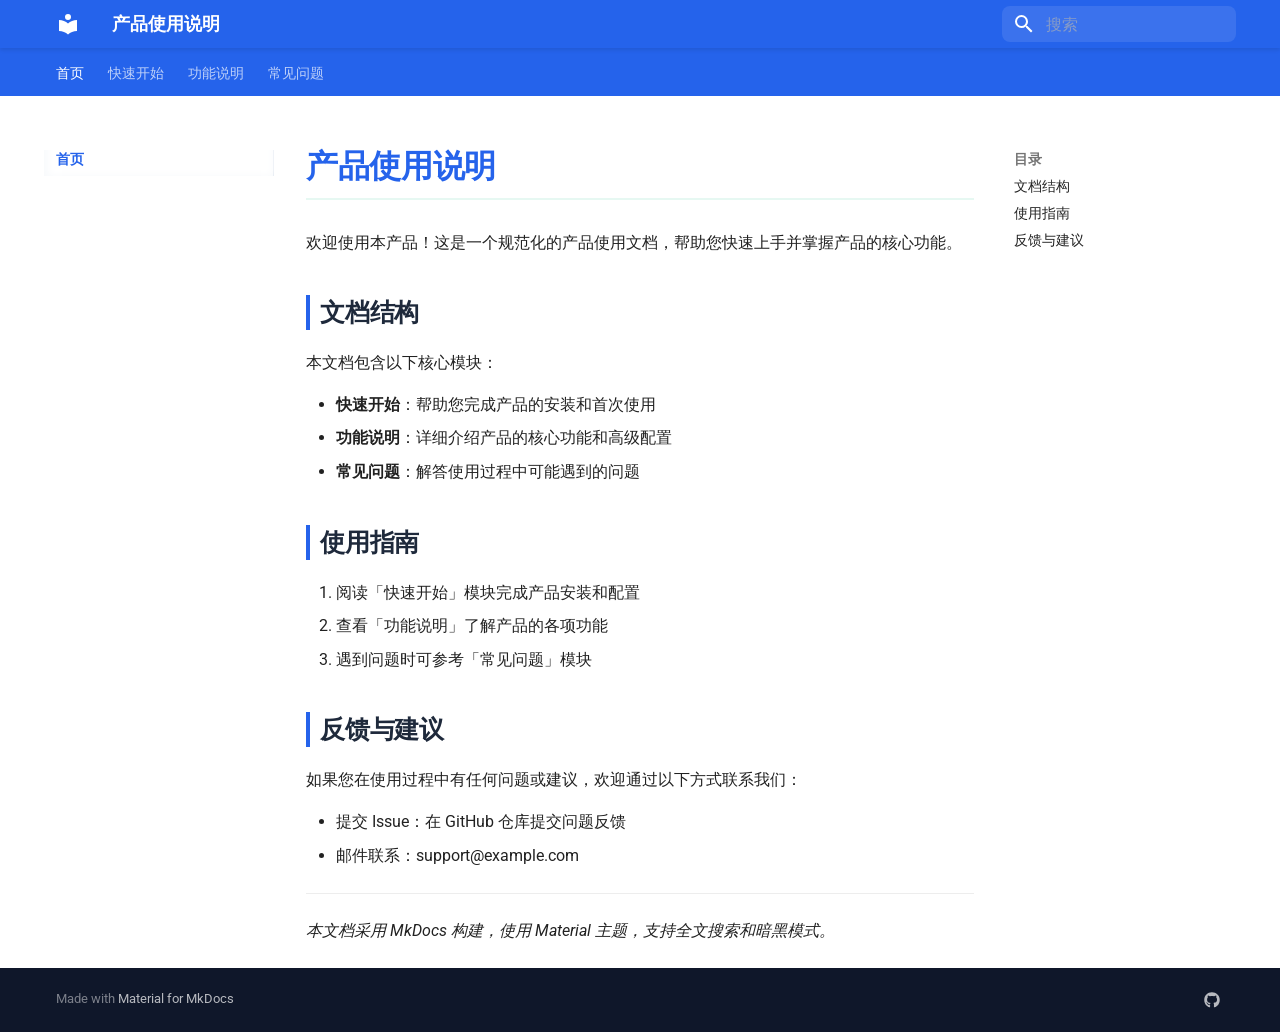
<file: index.html>
<!doctype html>
<html lang="zh" class="no-js">
  <head>
    
      <meta charset="utf-8">
      <meta name="viewport" content="width=device-width,initial-scale=1">
      
        <meta name="description" content="规范化的产品使用文档">
      
      
      
        <link rel="canonical" href="https://你的用户名.github.io/product-manual/">
      
      
      
        <link rel="next" href="%E5%BF%AB%E9%80%9F%E5%BC%80%E5%A7%8B/%E5%AE%89%E8%A3%85/">
      
      
        
      
      
      <link rel="icon" href="assets/images/favicon.png">
      <meta name="generator" content="mkdocs-1.6.1, mkdocs-material-9.7.1">
    
    
      
        <title>产品使用说明</title>
      
    
    
      <link rel="stylesheet" href="assets/stylesheets/main.484c7ddc.min.css">
      
      


    
    
      
    
    
      
        
        
        <link rel="preconnect" href="https://fonts.gstatic.com" crossorigin>
        <link rel="stylesheet" href="https://fonts.googleapis.com/css?family=Roboto:300,300i,400,400i,700,700i%7CRoboto+Mono:400,400i,700,700i&display=fallback">
        <style>:root{--md-text-font:"Roboto";--md-code-font:"Roboto Mono"}</style>
      
    
    
      <link rel="stylesheet" href="stylesheets/extra.css">
    
    <script>__md_scope=new URL(".",location),__md_hash=e=>[...e].reduce(((e,_)=>(e<<5)-e+_.charCodeAt(0)),0),__md_get=(e,_=localStorage,t=__md_scope)=>JSON.parse(_.getItem(t.pathname+"."+e)),__md_set=(e,_,t=localStorage,a=__md_scope)=>{try{t.setItem(a.pathname+"."+e,JSON.stringify(_))}catch(e){}}</script>
    
      

    
    
  </head>
  
  
    <body dir="ltr">
  
    
    <input class="md-toggle" data-md-toggle="drawer" type="checkbox" id="__drawer" autocomplete="off">
    <input class="md-toggle" data-md-toggle="search" type="checkbox" id="__search" autocomplete="off">
    <label class="md-overlay" for="__drawer"></label>
    <div data-md-component="skip">
      
        
        <a href="#_1" class="md-skip">
          跳转至
        </a>
      
    </div>
    <div data-md-component="announce">
      
    </div>
    
    
      

<header class="md-header" data-md-component="header">
  <nav class="md-header__inner md-grid" aria-label="页眉">
    <a href="." title="产品使用说明" class="md-header__button md-logo" aria-label="产品使用说明" data-md-component="logo">
      
  
  <svg xmlns="http://www.w3.org/2000/svg" viewBox="0 0 24 24"><path d="M12 8a3 3 0 0 0 3-3 3 3 0 0 0-3-3 3 3 0 0 0-3 3 3 3 0 0 0 3 3m0 3.54C9.64 9.35 6.5 8 3 8v11c3.5 0 6.64 1.35 9 3.54 2.36-2.19 5.5-3.54 9-3.54V8c-3.5 0-6.64 1.35-9 3.54"/></svg>

    </a>
    <label class="md-header__button md-icon" for="__drawer">
      
      <svg xmlns="http://www.w3.org/2000/svg" viewBox="0 0 24 24"><path d="M3 6h18v2H3zm0 5h18v2H3zm0 5h18v2H3z"/></svg>
    </label>
    <div class="md-header__title" data-md-component="header-title">
      <div class="md-header__ellipsis">
        <div class="md-header__topic">
          <span class="md-ellipsis">
            产品使用说明
          </span>
        </div>
        <div class="md-header__topic" data-md-component="header-topic">
          <span class="md-ellipsis">
            
              首页
            
          </span>
        </div>
      </div>
    </div>
    
    
      <script>var palette=__md_get("__palette");if(palette&&palette.color){if("(prefers-color-scheme)"===palette.color.media){var media=matchMedia("(prefers-color-scheme: light)"),input=document.querySelector(media.matches?"[data-md-color-media='(prefers-color-scheme: light)']":"[data-md-color-media='(prefers-color-scheme: dark)']");palette.color.media=input.getAttribute("data-md-color-media"),palette.color.scheme=input.getAttribute("data-md-color-scheme"),palette.color.primary=input.getAttribute("data-md-color-primary"),palette.color.accent=input.getAttribute("data-md-color-accent")}for(var[key,value]of Object.entries(palette.color))document.body.setAttribute("data-md-color-"+key,value)}</script>
    
    
    
      
      
        <label class="md-header__button md-icon" for="__search">
          
          <svg xmlns="http://www.w3.org/2000/svg" viewBox="0 0 24 24"><path d="M9.5 3A6.5 6.5 0 0 1 16 9.5c0 1.61-.59 3.09-1.56 4.23l.27.27h.79l5 5-1.5 1.5-5-5v-.79l-.27-.27A6.52 6.52 0 0 1 9.5 16 6.5 6.5 0 0 1 3 9.5 6.5 6.5 0 0 1 9.5 3m0 2C7 5 5 7 5 9.5S7 14 9.5 14 14 12 14 9.5 12 5 9.5 5"/></svg>
        </label>
        <div class="md-search" data-md-component="search" role="dialog">
  <label class="md-search__overlay" for="__search"></label>
  <div class="md-search__inner" role="search">
    <form class="md-search__form" name="search">
      <input type="text" class="md-search__input" name="query" aria-label="搜索" placeholder="搜索" autocapitalize="off" autocorrect="off" autocomplete="off" spellcheck="false" data-md-component="search-query" required>
      <label class="md-search__icon md-icon" for="__search">
        
        <svg xmlns="http://www.w3.org/2000/svg" viewBox="0 0 24 24"><path d="M9.5 3A6.5 6.5 0 0 1 16 9.5c0 1.61-.59 3.09-1.56 4.23l.27.27h.79l5 5-1.5 1.5-5-5v-.79l-.27-.27A6.52 6.52 0 0 1 9.5 16 6.5 6.5 0 0 1 3 9.5 6.5 6.5 0 0 1 9.5 3m0 2C7 5 5 7 5 9.5S7 14 9.5 14 14 12 14 9.5 12 5 9.5 5"/></svg>
        
        <svg xmlns="http://www.w3.org/2000/svg" viewBox="0 0 24 24"><path d="M20 11v2H8l5.5 5.5-1.42 1.42L4.16 12l7.92-7.92L13.5 5.5 8 11z"/></svg>
      </label>
      <nav class="md-search__options" aria-label="查找">
        
          <a href="javascript:void(0)" class="md-search__icon md-icon" title="分享" aria-label="分享" data-clipboard data-clipboard-text="" data-md-component="search-share" tabindex="-1">
            
            <svg xmlns="http://www.w3.org/2000/svg" viewBox="0 0 24 24"><path d="M18 16.08c-.76 0-1.44.3-1.96.77L8.91 12.7c.05-.23.09-.46.09-.7s-.04-.47-.09-.7l7.05-4.11c.54.5 1.25.81 2.04.81a3 3 0 0 0 3-3 3 3 0 0 0-3-3 3 3 0 0 0-3 3c0 .24.04.47.09.7L8.04 9.81C7.5 9.31 6.79 9 6 9a3 3 0 0 0-3 3 3 3 0 0 0 3 3c.79 0 1.5-.31 2.04-.81l7.12 4.15c-.05.21-.08.43-.08.66 0 1.61 1.31 2.91 2.92 2.91s2.92-1.3 2.92-2.91A2.92 2.92 0 0 0 18 16.08"/></svg>
          </a>
        
        <button type="reset" class="md-search__icon md-icon" title="清空当前内容" aria-label="清空当前内容" tabindex="-1">
          
          <svg xmlns="http://www.w3.org/2000/svg" viewBox="0 0 24 24"><path d="M19 6.41 17.59 5 12 10.59 6.41 5 5 6.41 10.59 12 5 17.59 6.41 19 12 13.41 17.59 19 19 17.59 13.41 12z"/></svg>
        </button>
      </nav>
      
        <div class="md-search__suggest" data-md-component="search-suggest"></div>
      
    </form>
    <div class="md-search__output">
      <div class="md-search__scrollwrap" tabindex="0" data-md-scrollfix>
        <div class="md-search-result" data-md-component="search-result">
          <div class="md-search-result__meta">
            正在初始化搜索引擎
          </div>
          <ol class="md-search-result__list" role="presentation"></ol>
        </div>
      </div>
    </div>
  </div>
</div>
      
    
    
  </nav>
  
</header>
    
    <div class="md-container" data-md-component="container">
      
      
        
          
            
<nav class="md-tabs" aria-label="标签" data-md-component="tabs">
  <div class="md-grid">
    <ul class="md-tabs__list">
      
        
  
  
  
    
  
  
    <li class="md-tabs__item md-tabs__item--active">
      <a href="." class="md-tabs__link">
        
  
  
    
  
  首页

      </a>
    </li>
  

      
        
  
  
  
  
    
    
      <li class="md-tabs__item">
        <a href="%E5%BF%AB%E9%80%9F%E5%BC%80%E5%A7%8B/%E5%AE%89%E8%A3%85/" class="md-tabs__link">
          
  
  
  快速开始

        </a>
      </li>
    
  

      
        
  
  
  
  
    
    
      <li class="md-tabs__item">
        <a href="%E5%8A%9F%E8%83%BD%E8%AF%B4%E6%98%8E/%E6%A0%B8%E5%BF%83%E5%8A%9F%E8%83%BD/" class="md-tabs__link">
          
  
  
  功能说明

        </a>
      </li>
    
  

      
        
  
  
  
  
    <li class="md-tabs__item">
      <a href="faq/" class="md-tabs__link">
        
  
  
    
  
  常见问题

      </a>
    </li>
  

      
    </ul>
  </div>
</nav>
          
        
      
      <main class="md-main" data-md-component="main">
        <div class="md-main__inner md-grid">
          
            
              
              <div class="md-sidebar md-sidebar--primary" data-md-component="sidebar" data-md-type="navigation" >
                <div class="md-sidebar__scrollwrap">
                  <div class="md-sidebar__inner">
                    


  


<nav class="md-nav md-nav--primary md-nav--lifted" aria-label="导航栏" data-md-level="0">
  <label class="md-nav__title" for="__drawer">
    <a href="." title="产品使用说明" class="md-nav__button md-logo" aria-label="产品使用说明" data-md-component="logo">
      
  
  <svg xmlns="http://www.w3.org/2000/svg" viewBox="0 0 24 24"><path d="M12 8a3 3 0 0 0 3-3 3 3 0 0 0-3-3 3 3 0 0 0-3 3 3 3 0 0 0 3 3m0 3.54C9.64 9.35 6.5 8 3 8v11c3.5 0 6.64 1.35 9 3.54 2.36-2.19 5.5-3.54 9-3.54V8c-3.5 0-6.64 1.35-9 3.54"/></svg>

    </a>
    产品使用说明
  </label>
  
  <ul class="md-nav__list" data-md-scrollfix>
    
      
      
  
  
    
  
  
  
    <li class="md-nav__item md-nav__item--active">
      
      <input class="md-nav__toggle md-toggle" type="checkbox" id="__toc">
      
      
        
      
      
        <label class="md-nav__link md-nav__link--active" for="__toc">
          
  
  
  <span class="md-ellipsis">
    
  
    首页
  

    
  </span>
  
  

          <span class="md-nav__icon md-icon"></span>
        </label>
      
      <a href="." class="md-nav__link md-nav__link--active">
        
  
  
  <span class="md-ellipsis">
    
  
    首页
  

    
  </span>
  
  

      </a>
      
        

<nav class="md-nav md-nav--secondary" aria-label="目录">
  
  
  
    
  
  
    <label class="md-nav__title" for="__toc">
      <span class="md-nav__icon md-icon"></span>
      目录
    </label>
    <ul class="md-nav__list" data-md-component="toc" data-md-scrollfix>
      
        <li class="md-nav__item">
  <a href="#_2" class="md-nav__link">
    <span class="md-ellipsis">
      
        文档结构
      
    </span>
  </a>
  
</li>
      
        <li class="md-nav__item">
  <a href="#_3" class="md-nav__link">
    <span class="md-ellipsis">
      
        使用指南
      
    </span>
  </a>
  
</li>
      
        <li class="md-nav__item">
  <a href="#_4" class="md-nav__link">
    <span class="md-ellipsis">
      
        反馈与建议
      
    </span>
  </a>
  
</li>
      
    </ul>
  
</nav>
      
    </li>
  

    
      
      
  
  
  
  
    
    
    
    
      
      
    
    
    <li class="md-nav__item md-nav__item--nested">
      
        
        
          
        
        <input class="md-nav__toggle md-toggle md-toggle--indeterminate" type="checkbox" id="__nav_2" >
        
          
          <label class="md-nav__link" for="__nav_2" id="__nav_2_label" tabindex="0">
            
  
  
  <span class="md-ellipsis">
    
  
    快速开始
  

    
  </span>
  
  

            <span class="md-nav__icon md-icon"></span>
          </label>
        
        <nav class="md-nav" data-md-level="1" aria-labelledby="__nav_2_label" aria-expanded="false">
          <label class="md-nav__title" for="__nav_2">
            <span class="md-nav__icon md-icon"></span>
            
  
    快速开始
  

          </label>
          <ul class="md-nav__list" data-md-scrollfix>
            
              
                
  
  
  
  
    <li class="md-nav__item">
      <a href="%E5%BF%AB%E9%80%9F%E5%BC%80%E5%A7%8B/%E5%AE%89%E8%A3%85/" class="md-nav__link">
        
  
  
  <span class="md-ellipsis">
    
  
    安装步骤
  

    
  </span>
  
  

      </a>
    </li>
  

              
            
              
                
  
  
  
  
    <li class="md-nav__item">
      <a href="%E5%BF%AB%E9%80%9F%E5%BC%80%E5%A7%8B/%E9%A6%96%E6%AC%A1%E4%BD%BF%E7%94%A8/" class="md-nav__link">
        
  
  
  <span class="md-ellipsis">
    
  
    首次使用
  

    
  </span>
  
  

      </a>
    </li>
  

              
            
          </ul>
        </nav>
      
    </li>
  

    
      
      
  
  
  
  
    
    
    
    
      
      
    
    
    <li class="md-nav__item md-nav__item--nested">
      
        
        
          
        
        <input class="md-nav__toggle md-toggle md-toggle--indeterminate" type="checkbox" id="__nav_3" >
        
          
          <label class="md-nav__link" for="__nav_3" id="__nav_3_label" tabindex="0">
            
  
  
  <span class="md-ellipsis">
    
  
    功能说明
  

    
  </span>
  
  

            <span class="md-nav__icon md-icon"></span>
          </label>
        
        <nav class="md-nav" data-md-level="1" aria-labelledby="__nav_3_label" aria-expanded="false">
          <label class="md-nav__title" for="__nav_3">
            <span class="md-nav__icon md-icon"></span>
            
  
    功能说明
  

          </label>
          <ul class="md-nav__list" data-md-scrollfix>
            
              
                
  
  
  
  
    <li class="md-nav__item">
      <a href="%E5%8A%9F%E8%83%BD%E8%AF%B4%E6%98%8E/%E6%A0%B8%E5%BF%83%E5%8A%9F%E8%83%BD/" class="md-nav__link">
        
  
  
  <span class="md-ellipsis">
    
  
    核心功能2
  

    
  </span>
  
  

      </a>
    </li>
  

              
            
              
                
  
  
  
  
    <li class="md-nav__item">
      <a href="%E5%8A%9F%E8%83%BD%E8%AF%B4%E6%98%8E/%E9%AB%98%E7%BA%A7%E9%85%8D%E7%BD%AE/" class="md-nav__link">
        
  
  
  <span class="md-ellipsis">
    
  
    高级配置
  

    
  </span>
  
  

      </a>
    </li>
  

              
            
          </ul>
        </nav>
      
    </li>
  

    
      
      
  
  
  
  
    <li class="md-nav__item">
      <a href="faq/" class="md-nav__link">
        
  
  
  <span class="md-ellipsis">
    
  
    常见问题
  

    
  </span>
  
  

      </a>
    </li>
  

    
  </ul>
</nav>
                  </div>
                </div>
              </div>
            
            
              
              <div class="md-sidebar md-sidebar--secondary" data-md-component="sidebar" data-md-type="toc" >
                <div class="md-sidebar__scrollwrap">
                  <div class="md-sidebar__inner">
                    

<nav class="md-nav md-nav--secondary" aria-label="目录">
  
  
  
    
  
  
    <label class="md-nav__title" for="__toc">
      <span class="md-nav__icon md-icon"></span>
      目录
    </label>
    <ul class="md-nav__list" data-md-component="toc" data-md-scrollfix>
      
        <li class="md-nav__item">
  <a href="#_2" class="md-nav__link">
    <span class="md-ellipsis">
      
        文档结构
      
    </span>
  </a>
  
</li>
      
        <li class="md-nav__item">
  <a href="#_3" class="md-nav__link">
    <span class="md-ellipsis">
      
        使用指南
      
    </span>
  </a>
  
</li>
      
        <li class="md-nav__item">
  <a href="#_4" class="md-nav__link">
    <span class="md-ellipsis">
      
        反馈与建议
      
    </span>
  </a>
  
</li>
      
    </ul>
  
</nav>
                  </div>
                </div>
              </div>
            
          
          
            <div class="md-content" data-md-component="content">
              
              <article class="md-content__inner md-typeset">
                
                  



<h1 id="_1">产品使用说明</h1>
<p>欢迎使用本产品！这是一个规范化的产品使用文档，帮助您快速上手并掌握产品的核心功能。</p>
<h2 id="_2">文档结构</h2>
<p>本文档包含以下核心模块：</p>
<ul>
<li><strong>快速开始</strong>：帮助您完成产品的安装和首次使用</li>
<li><strong>功能说明</strong>：详细介绍产品的核心功能和高级配置</li>
<li><strong>常见问题</strong>：解答使用过程中可能遇到的问题</li>
</ul>
<h2 id="_3">使用指南</h2>
<ol>
<li>阅读「快速开始」模块完成产品安装和配置</li>
<li>查看「功能说明」了解产品的各项功能</li>
<li>遇到问题时可参考「常见问题」模块</li>
</ol>
<h2 id="_4">反馈与建议</h2>
<p>如果您在使用过程中有任何问题或建议，欢迎通过以下方式联系我们：</p>
<ul>
<li>提交 Issue：在 GitHub 仓库提交问题反馈</li>
<li>邮件联系：support@example.com</li>
</ul>
<hr />
<p><em>本文档采用 MkDocs 构建，使用 Material 主题，支持全文搜索和暗黑模式。</em></p>












                
              </article>
            </div>
          
          
<script>var target=document.getElementById(location.hash.slice(1));target&&target.name&&(target.checked=target.name.startsWith("__tabbed_"))</script>
        </div>
        
      </main>
      
        <footer class="md-footer">
  
  <div class="md-footer-meta md-typeset">
    <div class="md-footer-meta__inner md-grid">
      <div class="md-copyright">
  
  
    Made with
    <a href="https://squidfunk.github.io/mkdocs-material/" target="_blank" rel="noopener">
      Material for MkDocs
    </a>
  
</div>
      
        
<div class="md-social">
  
    
    
    
    
      
      
    
    <a href="https://github.com/你的用户名" target="_blank" rel="noopener" title="github.com" class="md-social__link">
      <svg xmlns="http://www.w3.org/2000/svg" viewBox="0 0 512 512"><!--! Font Awesome Free 7.1.0 by @fontawesome - https://fontawesome.com License - https://fontawesome.com/license/free (Icons: CC BY 4.0, Fonts: SIL OFL 1.1, Code: MIT License) Copyright 2025 Fonticons, Inc.--><path d="M173.9 397.4c0 2-2.3 3.6-5.2 3.6-3.3.3-5.6-1.3-5.6-3.6 0-2 2.3-3.6 5.2-3.6 3-.3 5.6 1.3 5.6 3.6m-31.1-4.5c-.7 2 1.3 4.3 4.3 4.9 2.6 1 5.6 0 6.2-2s-1.3-4.3-4.3-5.2c-2.6-.7-5.5.3-6.2 2.3m44.2-1.7c-2.9.7-4.9 2.6-4.6 4.9.3 2 2.9 3.3 5.9 2.6 2.9-.7 4.9-2.6 4.6-4.6-.3-1.9-3-3.2-5.9-2.9M252.8 8C114.1 8 8 113.3 8 252c0 110.9 69.8 205.8 169.5 239.2 12.8 2.3 17.3-5.6 17.3-12.1 0-6.2-.3-40.4-.3-61.4 0 0-70 15-84.7-29.8 0 0-11.4-29.1-27.8-36.6 0 0-22.9-15.7 1.6-15.4 0 0 24.9 2 38.6 25.8 21.9 38.6 58.6 27.5 72.9 20.9 2.3-16 8.8-27.1 16-33.7-55.9-6.2-112.3-14.3-112.3-110.5 0-27.5 7.6-41.3 23.6-58.9-2.6-6.5-11.1-33.3 2.6-67.9 20.9-6.5 69 27 69 27 20-5.6 41.5-8.5 62.8-8.5s42.8 2.9 62.8 8.5c0 0 48.1-33.6 69-27 13.7 34.7 5.2 61.4 2.6 67.9 16 17.7 25.8 31.5 25.8 58.9 0 96.5-58.9 104.2-114.8 110.5 9.2 7.9 17 22.9 17 46.4 0 33.7-.3 75.4-.3 83.6 0 6.5 4.6 14.4 17.3 12.1C436.2 457.8 504 362.9 504 252 504 113.3 391.5 8 252.8 8M105.2 352.9c-1.3 1-1 3.3.7 5.2 1.6 1.6 3.9 2.3 5.2 1 1.3-1 1-3.3-.7-5.2-1.6-1.6-3.9-2.3-5.2-1m-10.8-8.1c-.7 1.3.3 2.9 2.3 3.9 1.6 1 3.6.7 4.3-.7.7-1.3-.3-2.9-2.3-3.9-2-.6-3.6-.3-4.3.7m32.4 35.6c-1.6 1.3-1 4.3 1.3 6.2 2.3 2.3 5.2 2.6 6.5 1 1.3-1.3.7-4.3-1.3-6.2-2.2-2.3-5.2-2.6-6.5-1m-11.4-14.7c-1.6 1-1.6 3.6 0 5.9s4.3 3.3 5.6 2.3c1.6-1.3 1.6-3.9 0-6.2-1.4-2.3-4-3.3-5.6-2"/></svg>
    </a>
  
</div>
      
    </div>
  </div>
</footer>
      
    </div>
    <div class="md-dialog" data-md-component="dialog">
      <div class="md-dialog__inner md-typeset"></div>
    </div>
    
    
    
      
      
      <script id="__config" type="application/json">{"annotate": null, "base": ".", "features": ["navigation.expand", "navigation.tabs", "search.suggest", "search.highlight", "search.share"], "search": "assets/javascripts/workers/search.2c215733.min.js", "tags": null, "translations": {"clipboard.copied": "\u5df2\u590d\u5236", "clipboard.copy": "\u590d\u5236", "search.result.more.one": "\u5728\u8be5\u9875\u4e0a\u8fd8\u6709 1 \u4e2a\u7b26\u5408\u6761\u4ef6\u7684\u7ed3\u679c", "search.result.more.other": "\u5728\u8be5\u9875\u4e0a\u8fd8\u6709 # \u4e2a\u7b26\u5408\u6761\u4ef6\u7684\u7ed3\u679c", "search.result.none": "\u6ca1\u6709\u627e\u5230\u7b26\u5408\u6761\u4ef6\u7684\u7ed3\u679c", "search.result.one": "\u627e\u5230 1 \u4e2a\u7b26\u5408\u6761\u4ef6\u7684\u7ed3\u679c", "search.result.other": "# \u4e2a\u7b26\u5408\u6761\u4ef6\u7684\u7ed3\u679c", "search.result.placeholder": "\u952e\u5165\u4ee5\u5f00\u59cb\u641c\u7d22", "search.result.term.missing": "\u7f3a\u5c11", "select.version": "\u9009\u62e9\u5f53\u524d\u7248\u672c"}, "version": null}</script>
    
    
      <script src="assets/javascripts/bundle.79ae519e.min.js"></script>
      
    
  </body>
</html>
</file>
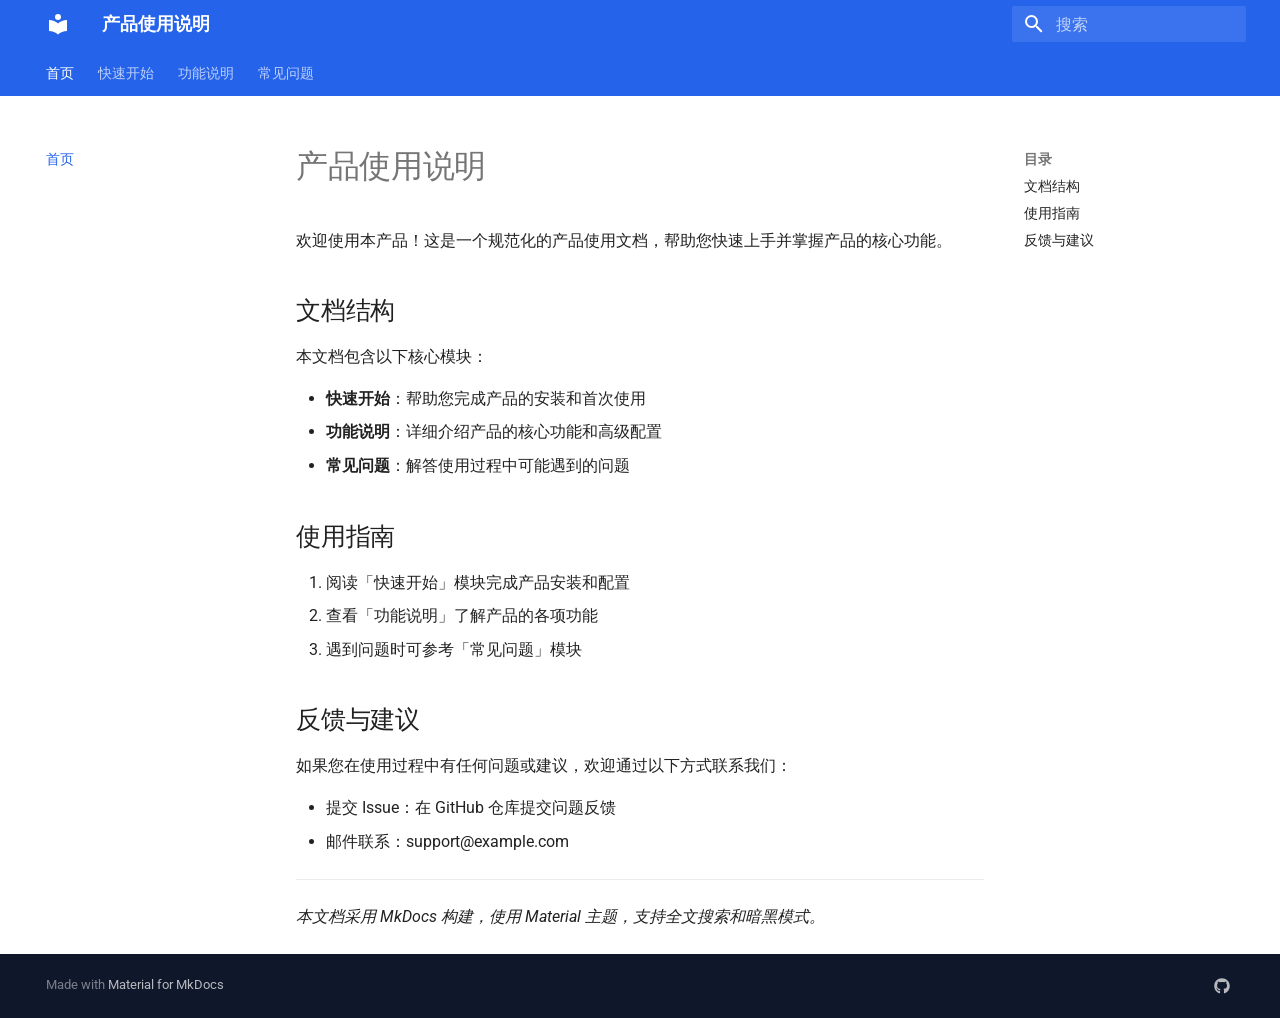
<file: site/index.html>
<!doctype html>
<html lang="zh" class="no-js">
  <head>
    
      <meta charset="utf-8">
      <meta name="viewport" content="width=device-width,initial-scale=1">
      
        <meta name="description" content="规范化的产品使用文档">
      
      
      
        <link rel="canonical" href="https://你的用户名.github.io/product-manual/">
      
      
      
        <link rel="next" href="%E5%BF%AB%E9%80%9F%E5%BC%80%E5%A7%8B/%E5%AE%89%E8%A3%85/">
      
      
        
      
      
      <link rel="icon" href="assets/images/favicon.png">
      <meta name="generator" content="mkdocs-1.6.1, mkdocs-material-9.7.1">
    
    
      
        <title>产品使用说明</title>
      
    
    
      <link rel="stylesheet" href="assets/stylesheets/main.484c7ddc.min.css">
      
      


    
    
      
    
    
      
        
        
        <link rel="preconnect" href="https://fonts.gstatic.com" crossorigin>
        <link rel="stylesheet" href="https://fonts.googleapis.com/css?family=Roboto:300,300i,400,400i,700,700i%7CRoboto+Mono:400,400i,700,700i&display=fallback">
        <style>:root{--md-text-font:"Roboto";--md-code-font:"Roboto Mono"}</style>
      
    
    
      <link rel="stylesheet" href="stylesheets/extra.css">
    
    <script>__md_scope=new URL(".",location),__md_hash=e=>[...e].reduce(((e,_)=>(e<<5)-e+_.charCodeAt(0)),0),__md_get=(e,_=localStorage,t=__md_scope)=>JSON.parse(_.getItem(t.pathname+"."+e)),__md_set=(e,_,t=localStorage,a=__md_scope)=>{try{t.setItem(a.pathname+"."+e,JSON.stringify(_))}catch(e){}}</script>
    
      

    
    
  </head>
  
  
    <body dir="ltr">
  
    
    <input class="md-toggle" data-md-toggle="drawer" type="checkbox" id="__drawer" autocomplete="off">
    <input class="md-toggle" data-md-toggle="search" type="checkbox" id="__search" autocomplete="off">
    <label class="md-overlay" for="__drawer"></label>
    <div data-md-component="skip">
      
        
        <a href="#_1" class="md-skip">
          跳转至
        </a>
      
    </div>
    <div data-md-component="announce">
      
    </div>
    
    
      

<header class="md-header" data-md-component="header">
  <nav class="md-header__inner md-grid" aria-label="页眉">
    <a href="." title="产品使用说明" class="md-header__button md-logo" aria-label="产品使用说明" data-md-component="logo">
      
  
  <svg xmlns="http://www.w3.org/2000/svg" viewBox="0 0 24 24"><path d="M12 8a3 3 0 0 0 3-3 3 3 0 0 0-3-3 3 3 0 0 0-3 3 3 3 0 0 0 3 3m0 3.54C9.64 9.35 6.5 8 3 8v11c3.5 0 6.64 1.35 9 3.54 2.36-2.19 5.5-3.54 9-3.54V8c-3.5 0-6.64 1.35-9 3.54"/></svg>

    </a>
    <label class="md-header__button md-icon" for="__drawer">
      
      <svg xmlns="http://www.w3.org/2000/svg" viewBox="0 0 24 24"><path d="M3 6h18v2H3zm0 5h18v2H3zm0 5h18v2H3z"/></svg>
    </label>
    <div class="md-header__title" data-md-component="header-title">
      <div class="md-header__ellipsis">
        <div class="md-header__topic">
          <span class="md-ellipsis">
            产品使用说明
          </span>
        </div>
        <div class="md-header__topic" data-md-component="header-topic">
          <span class="md-ellipsis">
            
              首页
            
          </span>
        </div>
      </div>
    </div>
    
    
      <script>var palette=__md_get("__palette");if(palette&&palette.color){if("(prefers-color-scheme)"===palette.color.media){var media=matchMedia("(prefers-color-scheme: light)"),input=document.querySelector(media.matches?"[data-md-color-media='(prefers-color-scheme: light)']":"[data-md-color-media='(prefers-color-scheme: dark)']");palette.color.media=input.getAttribute("data-md-color-media"),palette.color.scheme=input.getAttribute("data-md-color-scheme"),palette.color.primary=input.getAttribute("data-md-color-primary"),palette.color.accent=input.getAttribute("data-md-color-accent")}for(var[key,value]of Object.entries(palette.color))document.body.setAttribute("data-md-color-"+key,value)}</script>
    
    
    
      
      
        <label class="md-header__button md-icon" for="__search">
          
          <svg xmlns="http://www.w3.org/2000/svg" viewBox="0 0 24 24"><path d="M9.5 3A6.5 6.5 0 0 1 16 9.5c0 1.61-.59 3.09-1.56 4.23l.27.27h.79l5 5-1.5 1.5-5-5v-.79l-.27-.27A6.52 6.52 0 0 1 9.5 16 6.5 6.5 0 0 1 3 9.5 6.5 6.5 0 0 1 9.5 3m0 2C7 5 5 7 5 9.5S7 14 9.5 14 14 12 14 9.5 12 5 9.5 5"/></svg>
        </label>
        <div class="md-search" data-md-component="search" role="dialog">
  <label class="md-search__overlay" for="__search"></label>
  <div class="md-search__inner" role="search">
    <form class="md-search__form" name="search">
      <input type="text" class="md-search__input" name="query" aria-label="搜索" placeholder="搜索" autocapitalize="off" autocorrect="off" autocomplete="off" spellcheck="false" data-md-component="search-query" required>
      <label class="md-search__icon md-icon" for="__search">
        
        <svg xmlns="http://www.w3.org/2000/svg" viewBox="0 0 24 24"><path d="M9.5 3A6.5 6.5 0 0 1 16 9.5c0 1.61-.59 3.09-1.56 4.23l.27.27h.79l5 5-1.5 1.5-5-5v-.79l-.27-.27A6.52 6.52 0 0 1 9.5 16 6.5 6.5 0 0 1 3 9.5 6.5 6.5 0 0 1 9.5 3m0 2C7 5 5 7 5 9.5S7 14 9.5 14 14 12 14 9.5 12 5 9.5 5"/></svg>
        
        <svg xmlns="http://www.w3.org/2000/svg" viewBox="0 0 24 24"><path d="M20 11v2H8l5.5 5.5-1.42 1.42L4.16 12l7.92-7.92L13.5 5.5 8 11z"/></svg>
      </label>
      <nav class="md-search__options" aria-label="查找">
        
          <a href="javascript:void(0)" class="md-search__icon md-icon" title="分享" aria-label="分享" data-clipboard data-clipboard-text="" data-md-component="search-share" tabindex="-1">
            
            <svg xmlns="http://www.w3.org/2000/svg" viewBox="0 0 24 24"><path d="M18 16.08c-.76 0-1.44.3-1.96.77L8.91 12.7c.05-.23.09-.46.09-.7s-.04-.47-.09-.7l7.05-4.11c.54.5 1.25.81 2.04.81a3 3 0 0 0 3-3 3 3 0 0 0-3-3 3 3 0 0 0-3 3c0 .24.04.47.09.7L8.04 9.81C7.5 9.31 6.79 9 6 9a3 3 0 0 0-3 3 3 3 0 0 0 3 3c.79 0 1.5-.31 2.04-.81l7.12 4.15c-.05.21-.08.43-.08.66 0 1.61 1.31 2.91 2.92 2.91s2.92-1.3 2.92-2.91A2.92 2.92 0 0 0 18 16.08"/></svg>
          </a>
        
        <button type="reset" class="md-search__icon md-icon" title="清空当前内容" aria-label="清空当前内容" tabindex="-1">
          
          <svg xmlns="http://www.w3.org/2000/svg" viewBox="0 0 24 24"><path d="M19 6.41 17.59 5 12 10.59 6.41 5 5 6.41 10.59 12 5 17.59 6.41 19 12 13.41 17.59 19 19 17.59 13.41 12z"/></svg>
        </button>
      </nav>
      
        <div class="md-search__suggest" data-md-component="search-suggest"></div>
      
    </form>
    <div class="md-search__output">
      <div class="md-search__scrollwrap" tabindex="0" data-md-scrollfix>
        <div class="md-search-result" data-md-component="search-result">
          <div class="md-search-result__meta">
            正在初始化搜索引擎
          </div>
          <ol class="md-search-result__list" role="presentation"></ol>
        </div>
      </div>
    </div>
  </div>
</div>
      
    
    
  </nav>
  
</header>
    
    <div class="md-container" data-md-component="container">
      
      
        
          
            
<nav class="md-tabs" aria-label="标签" data-md-component="tabs">
  <div class="md-grid">
    <ul class="md-tabs__list">
      
        
  
  
  
    
  
  
    <li class="md-tabs__item md-tabs__item--active">
      <a href="." class="md-tabs__link">
        
  
  
    
  
  首页

      </a>
    </li>
  

      
        
  
  
  
  
    
    
      <li class="md-tabs__item">
        <a href="%E5%BF%AB%E9%80%9F%E5%BC%80%E5%A7%8B/%E5%AE%89%E8%A3%85/" class="md-tabs__link">
          
  
  
  快速开始

        </a>
      </li>
    
  

      
        
  
  
  
  
    
    
      <li class="md-tabs__item">
        <a href="%E5%8A%9F%E8%83%BD%E8%AF%B4%E6%98%8E/%E6%A0%B8%E5%BF%83%E5%8A%9F%E8%83%BD/" class="md-tabs__link">
          
  
  
  功能说明

        </a>
      </li>
    
  

      
        
  
  
  
  
    <li class="md-tabs__item">
      <a href="faq/" class="md-tabs__link">
        
  
  
    
  
  常见问题

      </a>
    </li>
  

      
    </ul>
  </div>
</nav>
          
        
      
      <main class="md-main" data-md-component="main">
        <div class="md-main__inner md-grid">
          
            
              
              <div class="md-sidebar md-sidebar--primary" data-md-component="sidebar" data-md-type="navigation" >
                <div class="md-sidebar__scrollwrap">
                  <div class="md-sidebar__inner">
                    


  


<nav class="md-nav md-nav--primary md-nav--lifted" aria-label="导航栏" data-md-level="0">
  <label class="md-nav__title" for="__drawer">
    <a href="." title="产品使用说明" class="md-nav__button md-logo" aria-label="产品使用说明" data-md-component="logo">
      
  
  <svg xmlns="http://www.w3.org/2000/svg" viewBox="0 0 24 24"><path d="M12 8a3 3 0 0 0 3-3 3 3 0 0 0-3-3 3 3 0 0 0-3 3 3 3 0 0 0 3 3m0 3.54C9.64 9.35 6.5 8 3 8v11c3.5 0 6.64 1.35 9 3.54 2.36-2.19 5.5-3.54 9-3.54V8c-3.5 0-6.64 1.35-9 3.54"/></svg>

    </a>
    产品使用说明
  </label>
  
  <ul class="md-nav__list" data-md-scrollfix>
    
      
      
  
  
    
  
  
  
    <li class="md-nav__item md-nav__item--active">
      
      <input class="md-nav__toggle md-toggle" type="checkbox" id="__toc">
      
      
        
      
      
        <label class="md-nav__link md-nav__link--active" for="__toc">
          
  
  
  <span class="md-ellipsis">
    
  
    首页
  

    
  </span>
  
  

          <span class="md-nav__icon md-icon"></span>
        </label>
      
      <a href="." class="md-nav__link md-nav__link--active">
        
  
  
  <span class="md-ellipsis">
    
  
    首页
  

    
  </span>
  
  

      </a>
      
        

<nav class="md-nav md-nav--secondary" aria-label="目录">
  
  
  
    
  
  
    <label class="md-nav__title" for="__toc">
      <span class="md-nav__icon md-icon"></span>
      目录
    </label>
    <ul class="md-nav__list" data-md-component="toc" data-md-scrollfix>
      
        <li class="md-nav__item">
  <a href="#_2" class="md-nav__link">
    <span class="md-ellipsis">
      
        文档结构
      
    </span>
  </a>
  
</li>
      
        <li class="md-nav__item">
  <a href="#_3" class="md-nav__link">
    <span class="md-ellipsis">
      
        使用指南
      
    </span>
  </a>
  
</li>
      
        <li class="md-nav__item">
  <a href="#_4" class="md-nav__link">
    <span class="md-ellipsis">
      
        反馈与建议
      
    </span>
  </a>
  
</li>
      
    </ul>
  
</nav>
      
    </li>
  

    
      
      
  
  
  
  
    
    
    
    
      
      
    
    
    <li class="md-nav__item md-nav__item--nested">
      
        
        
          
        
        <input class="md-nav__toggle md-toggle md-toggle--indeterminate" type="checkbox" id="__nav_2" >
        
          
          <label class="md-nav__link" for="__nav_2" id="__nav_2_label" tabindex="0">
            
  
  
  <span class="md-ellipsis">
    
  
    快速开始
  

    
  </span>
  
  

            <span class="md-nav__icon md-icon"></span>
          </label>
        
        <nav class="md-nav" data-md-level="1" aria-labelledby="__nav_2_label" aria-expanded="false">
          <label class="md-nav__title" for="__nav_2">
            <span class="md-nav__icon md-icon"></span>
            
  
    快速开始
  

          </label>
          <ul class="md-nav__list" data-md-scrollfix>
            
              
                
  
  
  
  
    <li class="md-nav__item">
      <a href="%E5%BF%AB%E9%80%9F%E5%BC%80%E5%A7%8B/%E5%AE%89%E8%A3%85/" class="md-nav__link">
        
  
  
  <span class="md-ellipsis">
    
  
    安装步骤
  

    
  </span>
  
  

      </a>
    </li>
  

              
            
              
                
  
  
  
  
    <li class="md-nav__item">
      <a href="%E5%BF%AB%E9%80%9F%E5%BC%80%E5%A7%8B/%E9%A6%96%E6%AC%A1%E4%BD%BF%E7%94%A8/" class="md-nav__link">
        
  
  
  <span class="md-ellipsis">
    
  
    首次使用
  

    
  </span>
  
  

      </a>
    </li>
  

              
            
          </ul>
        </nav>
      
    </li>
  

    
      
      
  
  
  
  
    
    
    
    
      
      
    
    
    <li class="md-nav__item md-nav__item--nested">
      
        
        
          
        
        <input class="md-nav__toggle md-toggle md-toggle--indeterminate" type="checkbox" id="__nav_3" >
        
          
          <label class="md-nav__link" for="__nav_3" id="__nav_3_label" tabindex="0">
            
  
  
  <span class="md-ellipsis">
    
  
    功能说明
  

    
  </span>
  
  

            <span class="md-nav__icon md-icon"></span>
          </label>
        
        <nav class="md-nav" data-md-level="1" aria-labelledby="__nav_3_label" aria-expanded="false">
          <label class="md-nav__title" for="__nav_3">
            <span class="md-nav__icon md-icon"></span>
            
  
    功能说明
  

          </label>
          <ul class="md-nav__list" data-md-scrollfix>
            
              
                
  
  
  
  
    <li class="md-nav__item">
      <a href="%E5%8A%9F%E8%83%BD%E8%AF%B4%E6%98%8E/%E6%A0%B8%E5%BF%83%E5%8A%9F%E8%83%BD/" class="md-nav__link">
        
  
  
  <span class="md-ellipsis">
    
  
    核心功能
  

    
  </span>
  
  

      </a>
    </li>
  

              
            
              
                
  
  
  
  
    <li class="md-nav__item">
      <a href="%E5%8A%9F%E8%83%BD%E8%AF%B4%E6%98%8E/%E9%AB%98%E7%BA%A7%E9%85%8D%E7%BD%AE/" class="md-nav__link">
        
  
  
  <span class="md-ellipsis">
    
  
    高级配置
  

    
  </span>
  
  

      </a>
    </li>
  

              
            
          </ul>
        </nav>
      
    </li>
  

    
      
      
  
  
  
  
    <li class="md-nav__item">
      <a href="faq/" class="md-nav__link">
        
  
  
  <span class="md-ellipsis">
    
  
    常见问题
  

    
  </span>
  
  

      </a>
    </li>
  

    
  </ul>
</nav>
                  </div>
                </div>
              </div>
            
            
              
              <div class="md-sidebar md-sidebar--secondary" data-md-component="sidebar" data-md-type="toc" >
                <div class="md-sidebar__scrollwrap">
                  <div class="md-sidebar__inner">
                    

<nav class="md-nav md-nav--secondary" aria-label="目录">
  
  
  
    
  
  
    <label class="md-nav__title" for="__toc">
      <span class="md-nav__icon md-icon"></span>
      目录
    </label>
    <ul class="md-nav__list" data-md-component="toc" data-md-scrollfix>
      
        <li class="md-nav__item">
  <a href="#_2" class="md-nav__link">
    <span class="md-ellipsis">
      
        文档结构
      
    </span>
  </a>
  
</li>
      
        <li class="md-nav__item">
  <a href="#_3" class="md-nav__link">
    <span class="md-ellipsis">
      
        使用指南
      
    </span>
  </a>
  
</li>
      
        <li class="md-nav__item">
  <a href="#_4" class="md-nav__link">
    <span class="md-ellipsis">
      
        反馈与建议
      
    </span>
  </a>
  
</li>
      
    </ul>
  
</nav>
                  </div>
                </div>
              </div>
            
          
          
            <div class="md-content" data-md-component="content">
              
              <article class="md-content__inner md-typeset">
                
                  



<h1 id="_1">产品使用说明</h1>
<p>欢迎使用本产品！这是一个规范化的产品使用文档，帮助您快速上手并掌握产品的核心功能。</p>
<h2 id="_2">文档结构</h2>
<p>本文档包含以下核心模块：</p>
<ul>
<li><strong>快速开始</strong>：帮助您完成产品的安装和首次使用</li>
<li><strong>功能说明</strong>：详细介绍产品的核心功能和高级配置</li>
<li><strong>常见问题</strong>：解答使用过程中可能遇到的问题</li>
</ul>
<h2 id="_3">使用指南</h2>
<ol>
<li>阅读「快速开始」模块完成产品安装和配置</li>
<li>查看「功能说明」了解产品的各项功能</li>
<li>遇到问题时可参考「常见问题」模块</li>
</ol>
<h2 id="_4">反馈与建议</h2>
<p>如果您在使用过程中有任何问题或建议，欢迎通过以下方式联系我们：</p>
<ul>
<li>提交 Issue：在 GitHub 仓库提交问题反馈</li>
<li>邮件联系：support@example.com</li>
</ul>
<hr />
<p><em>本文档采用 MkDocs 构建，使用 Material 主题，支持全文搜索和暗黑模式。</em></p>












                
              </article>
            </div>
          
          
<script>var target=document.getElementById(location.hash.slice(1));target&&target.name&&(target.checked=target.name.startsWith("__tabbed_"))</script>
        </div>
        
      </main>
      
        <footer class="md-footer">
  
  <div class="md-footer-meta md-typeset">
    <div class="md-footer-meta__inner md-grid">
      <div class="md-copyright">
  
  
    Made with
    <a href="https://squidfunk.github.io/mkdocs-material/" target="_blank" rel="noopener">
      Material for MkDocs
    </a>
  
</div>
      
        
<div class="md-social">
  
    
    
    
    
      
      
    
    <a href="https://github.com/你的用户名" target="_blank" rel="noopener" title="github.com" class="md-social__link">
      <svg xmlns="http://www.w3.org/2000/svg" viewBox="0 0 512 512"><!--! Font Awesome Free 7.1.0 by @fontawesome - https://fontawesome.com License - https://fontawesome.com/license/free (Icons: CC BY 4.0, Fonts: SIL OFL 1.1, Code: MIT License) Copyright 2025 Fonticons, Inc.--><path d="M173.9 397.4c0 2-2.3 3.6-5.2 3.6-3.3.3-5.6-1.3-5.6-3.6 0-2 2.3-3.6 5.2-3.6 3-.3 5.6 1.3 5.6 3.6m-31.1-4.5c-.7 2 1.3 4.3 4.3 4.9 2.6 1 5.6 0 6.2-2s-1.3-4.3-4.3-5.2c-2.6-.7-5.5.3-6.2 2.3m44.2-1.7c-2.9.7-4.9 2.6-4.6 4.9.3 2 2.9 3.3 5.9 2.6 2.9-.7 4.9-2.6 4.6-4.6-.3-1.9-3-3.2-5.9-2.9M252.8 8C114.1 8 8 113.3 8 252c0 110.9 69.8 205.8 169.5 239.2 12.8 2.3 17.3-5.6 17.3-12.1 0-6.2-.3-40.4-.3-61.4 0 0-70 15-84.7-29.8 0 0-11.4-29.1-27.8-36.6 0 0-22.9-15.7 1.6-15.4 0 0 24.9 2 38.6 25.8 21.9 38.6 58.6 27.5 72.9 20.9 2.3-16 8.8-27.1 16-33.7-55.9-6.2-112.3-14.3-112.3-110.5 0-27.5 7.6-41.3 23.6-58.9-2.6-6.5-11.1-33.3 2.6-67.9 20.9-6.5 69 27 69 27 20-5.6 41.5-8.5 62.8-8.5s42.8 2.9 62.8 8.5c0 0 48.1-33.6 69-27 13.7 34.7 5.2 61.4 2.6 67.9 16 17.7 25.8 31.5 25.8 58.9 0 96.5-58.9 104.2-114.8 110.5 9.2 7.9 17 22.9 17 46.4 0 33.7-.3 75.4-.3 83.6 0 6.5 4.6 14.4 17.3 12.1C436.2 457.8 504 362.9 504 252 504 113.3 391.5 8 252.8 8M105.2 352.9c-1.3 1-1 3.3.7 5.2 1.6 1.6 3.9 2.3 5.2 1 1.3-1 1-3.3-.7-5.2-1.6-1.6-3.9-2.3-5.2-1m-10.8-8.1c-.7 1.3.3 2.9 2.3 3.9 1.6 1 3.6.7 4.3-.7.7-1.3-.3-2.9-2.3-3.9-2-.6-3.6-.3-4.3.7m32.4 35.6c-1.6 1.3-1 4.3 1.3 6.2 2.3 2.3 5.2 2.6 6.5 1 1.3-1.3.7-4.3-1.3-6.2-2.2-2.3-5.2-2.6-6.5-1m-11.4-14.7c-1.6 1-1.6 3.6 0 5.9s4.3 3.3 5.6 2.3c1.6-1.3 1.6-3.9 0-6.2-1.4-2.3-4-3.3-5.6-2"/></svg>
    </a>
  
</div>
      
    </div>
  </div>
</footer>
      
    </div>
    <div class="md-dialog" data-md-component="dialog">
      <div class="md-dialog__inner md-typeset"></div>
    </div>
    
    
    
      
      
      <script id="__config" type="application/json">{"annotate": null, "base": ".", "features": ["navigation.expand", "navigation.tabs", "search.suggest", "search.highlight", "search.share"], "search": "assets/javascripts/workers/search.2c215733.min.js", "tags": null, "translations": {"clipboard.copied": "\u5df2\u590d\u5236", "clipboard.copy": "\u590d\u5236", "search.result.more.one": "\u5728\u8be5\u9875\u4e0a\u8fd8\u6709 1 \u4e2a\u7b26\u5408\u6761\u4ef6\u7684\u7ed3\u679c", "search.result.more.other": "\u5728\u8be5\u9875\u4e0a\u8fd8\u6709 # \u4e2a\u7b26\u5408\u6761\u4ef6\u7684\u7ed3\u679c", "search.result.none": "\u6ca1\u6709\u627e\u5230\u7b26\u5408\u6761\u4ef6\u7684\u7ed3\u679c", "search.result.one": "\u627e\u5230 1 \u4e2a\u7b26\u5408\u6761\u4ef6\u7684\u7ed3\u679c", "search.result.other": "# \u4e2a\u7b26\u5408\u6761\u4ef6\u7684\u7ed3\u679c", "search.result.placeholder": "\u952e\u5165\u4ee5\u5f00\u59cb\u641c\u7d22", "search.result.term.missing": "\u7f3a\u5c11", "select.version": "\u9009\u62e9\u5f53\u524d\u7248\u672c"}, "version": null}</script>
    
    
      <script src="assets/javascripts/bundle.79ae519e.min.js"></script>
      
    
  </body>
</html>
</file>
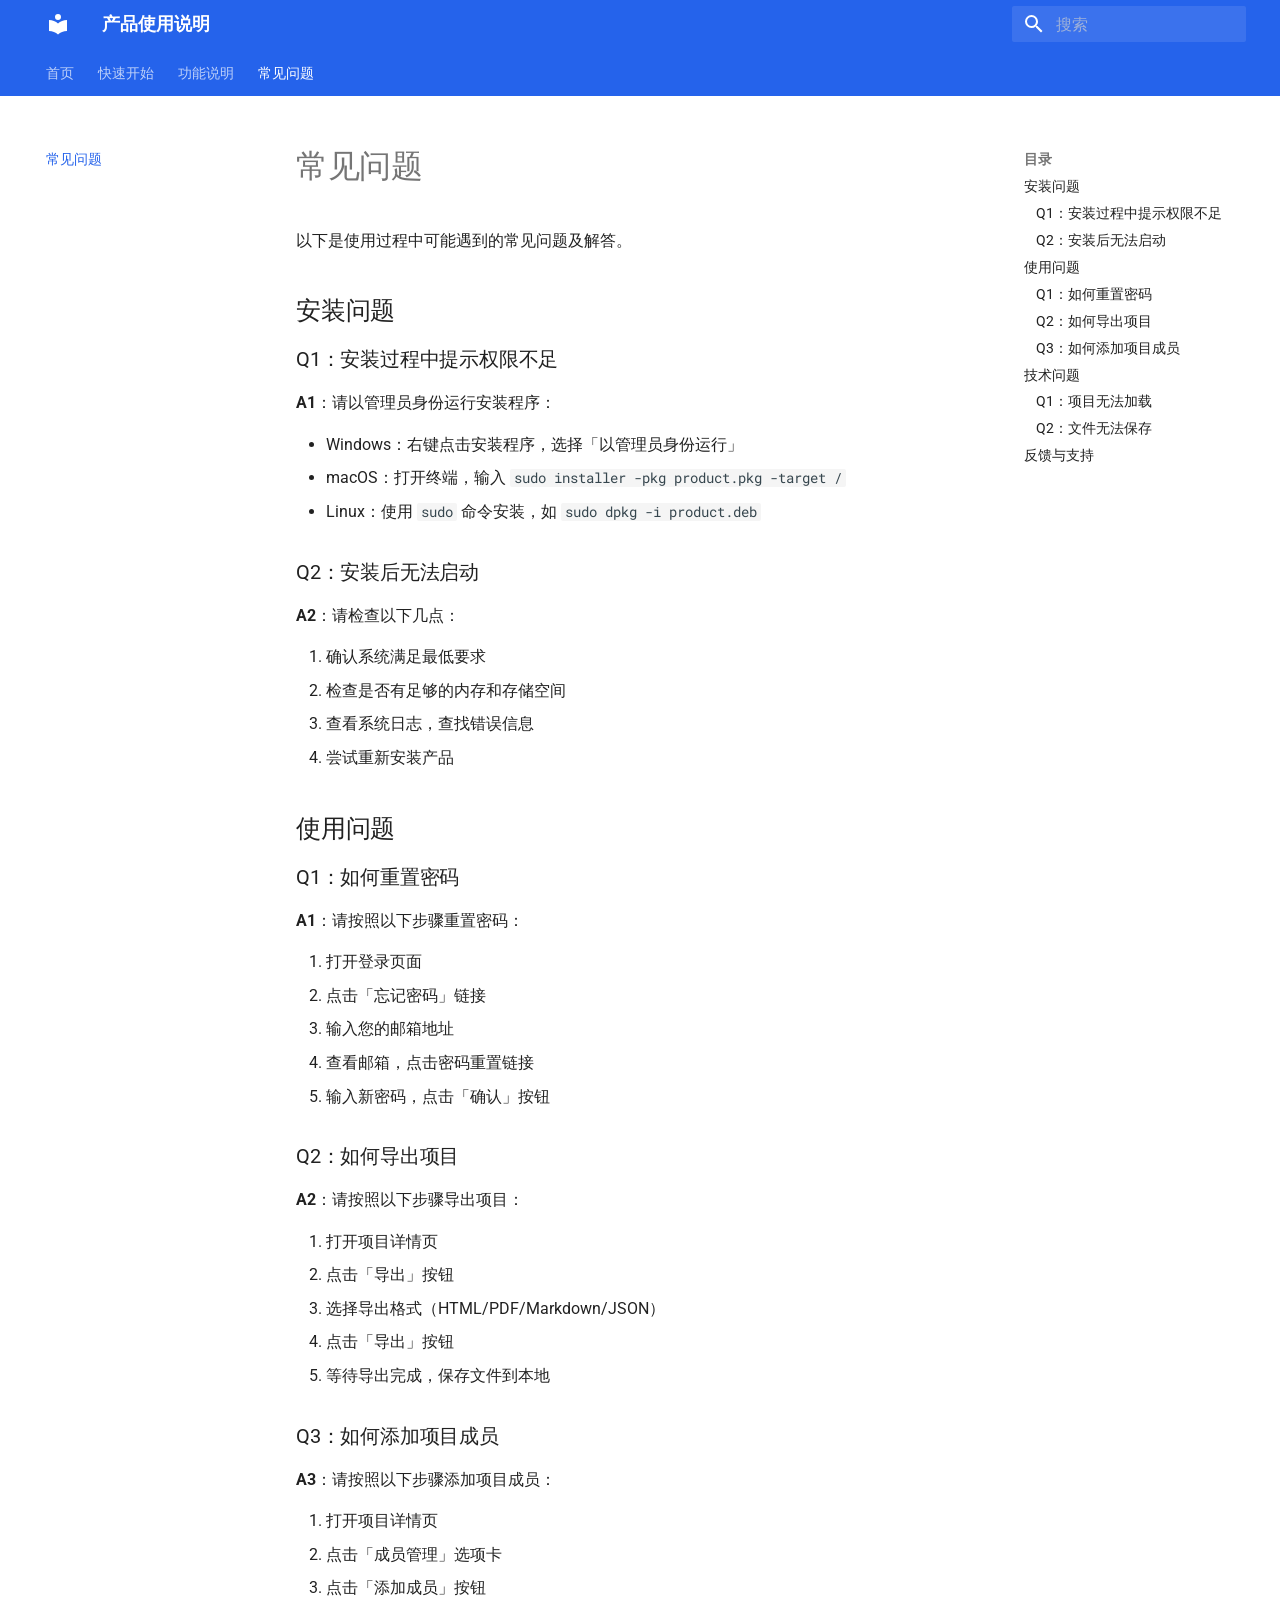
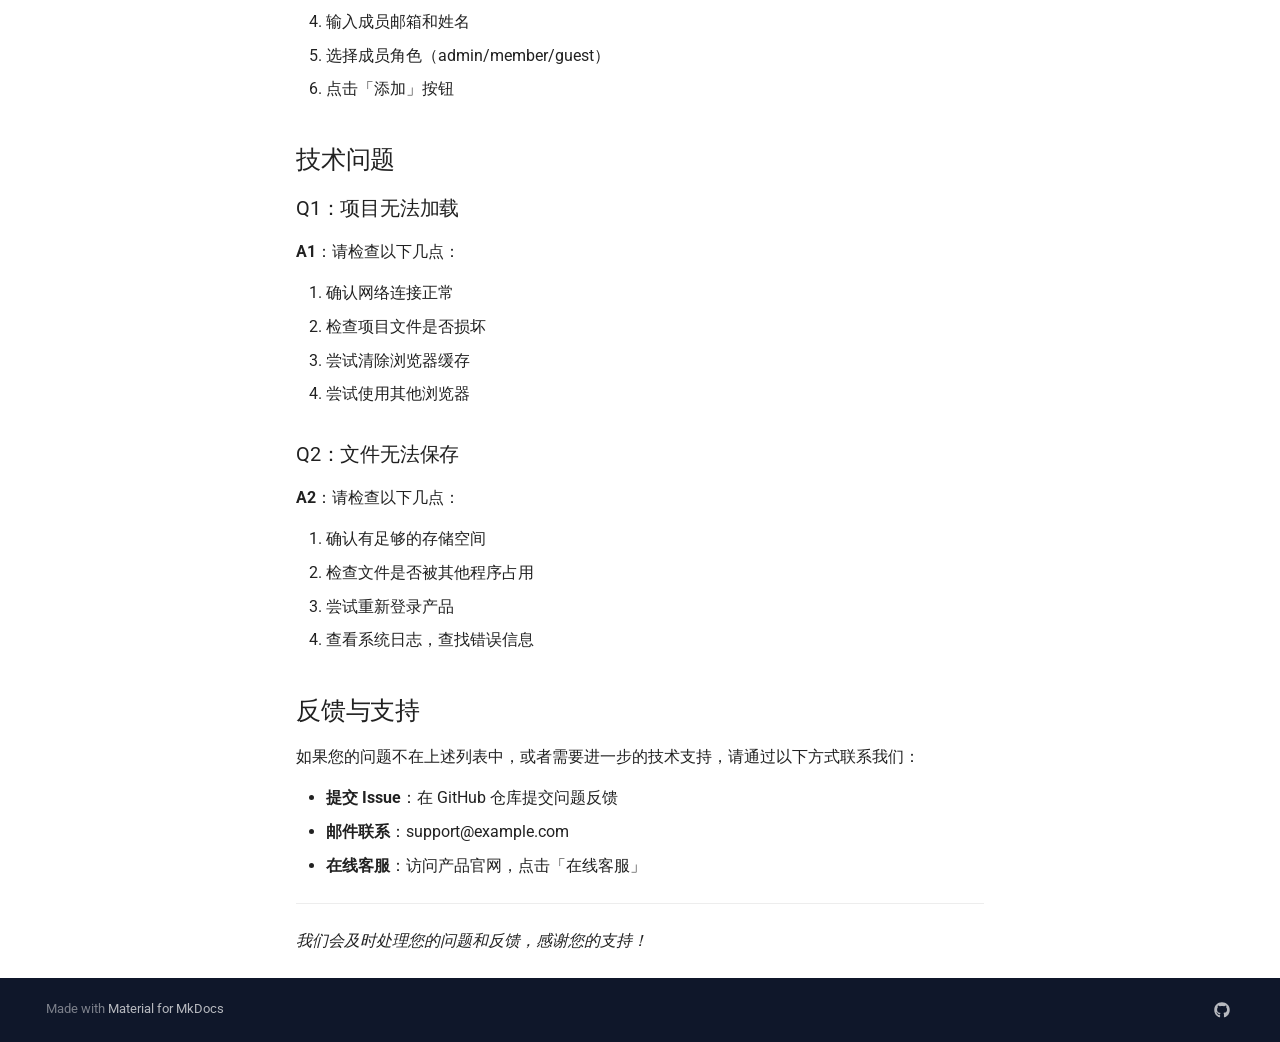
<file: site/faq/index.html>
<!doctype html>
<html lang="zh" class="no-js">
  <head>
    
      <meta charset="utf-8">
      <meta name="viewport" content="width=device-width,initial-scale=1">
      
        <meta name="description" content="规范化的产品使用文档">
      
      
      
        <link rel="canonical" href="https://你的用户名.github.io/product-manual/faq/">
      
      
        <link rel="prev" href="../%E5%8A%9F%E8%83%BD%E8%AF%B4%E6%98%8E/%E9%AB%98%E7%BA%A7%E9%85%8D%E7%BD%AE/">
      
      
      
        
      
      
      <link rel="icon" href="../assets/images/favicon.png">
      <meta name="generator" content="mkdocs-1.6.1, mkdocs-material-9.7.1">
    
    
      
        <title>常见问题 - 产品使用说明</title>
      
    
    
      <link rel="stylesheet" href="../assets/stylesheets/main.484c7ddc.min.css">
      
      


    
    
      
    
    
      
        
        
        <link rel="preconnect" href="https://fonts.gstatic.com" crossorigin>
        <link rel="stylesheet" href="https://fonts.googleapis.com/css?family=Roboto:300,300i,400,400i,700,700i%7CRoboto+Mono:400,400i,700,700i&display=fallback">
        <style>:root{--md-text-font:"Roboto";--md-code-font:"Roboto Mono"}</style>
      
    
    
      <link rel="stylesheet" href="../stylesheets/extra.css">
    
    <script>__md_scope=new URL("..",location),__md_hash=e=>[...e].reduce(((e,_)=>(e<<5)-e+_.charCodeAt(0)),0),__md_get=(e,_=localStorage,t=__md_scope)=>JSON.parse(_.getItem(t.pathname+"."+e)),__md_set=(e,_,t=localStorage,a=__md_scope)=>{try{t.setItem(a.pathname+"."+e,JSON.stringify(_))}catch(e){}}</script>
    
      

    
    
  </head>
  
  
    <body dir="ltr">
  
    
    <input class="md-toggle" data-md-toggle="drawer" type="checkbox" id="__drawer" autocomplete="off">
    <input class="md-toggle" data-md-toggle="search" type="checkbox" id="__search" autocomplete="off">
    <label class="md-overlay" for="__drawer"></label>
    <div data-md-component="skip">
      
        
        <a href="#_1" class="md-skip">
          跳转至
        </a>
      
    </div>
    <div data-md-component="announce">
      
    </div>
    
    
      

<header class="md-header" data-md-component="header">
  <nav class="md-header__inner md-grid" aria-label="页眉">
    <a href=".." title="产品使用说明" class="md-header__button md-logo" aria-label="产品使用说明" data-md-component="logo">
      
  
  <svg xmlns="http://www.w3.org/2000/svg" viewBox="0 0 24 24"><path d="M12 8a3 3 0 0 0 3-3 3 3 0 0 0-3-3 3 3 0 0 0-3 3 3 3 0 0 0 3 3m0 3.54C9.64 9.35 6.5 8 3 8v11c3.5 0 6.64 1.35 9 3.54 2.36-2.19 5.5-3.54 9-3.54V8c-3.5 0-6.64 1.35-9 3.54"/></svg>

    </a>
    <label class="md-header__button md-icon" for="__drawer">
      
      <svg xmlns="http://www.w3.org/2000/svg" viewBox="0 0 24 24"><path d="M3 6h18v2H3zm0 5h18v2H3zm0 5h18v2H3z"/></svg>
    </label>
    <div class="md-header__title" data-md-component="header-title">
      <div class="md-header__ellipsis">
        <div class="md-header__topic">
          <span class="md-ellipsis">
            产品使用说明
          </span>
        </div>
        <div class="md-header__topic" data-md-component="header-topic">
          <span class="md-ellipsis">
            
              常见问题
            
          </span>
        </div>
      </div>
    </div>
    
    
      <script>var palette=__md_get("__palette");if(palette&&palette.color){if("(prefers-color-scheme)"===palette.color.media){var media=matchMedia("(prefers-color-scheme: light)"),input=document.querySelector(media.matches?"[data-md-color-media='(prefers-color-scheme: light)']":"[data-md-color-media='(prefers-color-scheme: dark)']");palette.color.media=input.getAttribute("data-md-color-media"),palette.color.scheme=input.getAttribute("data-md-color-scheme"),palette.color.primary=input.getAttribute("data-md-color-primary"),palette.color.accent=input.getAttribute("data-md-color-accent")}for(var[key,value]of Object.entries(palette.color))document.body.setAttribute("data-md-color-"+key,value)}</script>
    
    
    
      
      
        <label class="md-header__button md-icon" for="__search">
          
          <svg xmlns="http://www.w3.org/2000/svg" viewBox="0 0 24 24"><path d="M9.5 3A6.5 6.5 0 0 1 16 9.5c0 1.61-.59 3.09-1.56 4.23l.27.27h.79l5 5-1.5 1.5-5-5v-.79l-.27-.27A6.52 6.52 0 0 1 9.5 16 6.5 6.5 0 0 1 3 9.5 6.5 6.5 0 0 1 9.5 3m0 2C7 5 5 7 5 9.5S7 14 9.5 14 14 12 14 9.5 12 5 9.5 5"/></svg>
        </label>
        <div class="md-search" data-md-component="search" role="dialog">
  <label class="md-search__overlay" for="__search"></label>
  <div class="md-search__inner" role="search">
    <form class="md-search__form" name="search">
      <input type="text" class="md-search__input" name="query" aria-label="搜索" placeholder="搜索" autocapitalize="off" autocorrect="off" autocomplete="off" spellcheck="false" data-md-component="search-query" required>
      <label class="md-search__icon md-icon" for="__search">
        
        <svg xmlns="http://www.w3.org/2000/svg" viewBox="0 0 24 24"><path d="M9.5 3A6.5 6.5 0 0 1 16 9.5c0 1.61-.59 3.09-1.56 4.23l.27.27h.79l5 5-1.5 1.5-5-5v-.79l-.27-.27A6.52 6.52 0 0 1 9.5 16 6.5 6.5 0 0 1 3 9.5 6.5 6.5 0 0 1 9.5 3m0 2C7 5 5 7 5 9.5S7 14 9.5 14 14 12 14 9.5 12 5 9.5 5"/></svg>
        
        <svg xmlns="http://www.w3.org/2000/svg" viewBox="0 0 24 24"><path d="M20 11v2H8l5.5 5.5-1.42 1.42L4.16 12l7.92-7.92L13.5 5.5 8 11z"/></svg>
      </label>
      <nav class="md-search__options" aria-label="查找">
        
          <a href="javascript:void(0)" class="md-search__icon md-icon" title="分享" aria-label="分享" data-clipboard data-clipboard-text="" data-md-component="search-share" tabindex="-1">
            
            <svg xmlns="http://www.w3.org/2000/svg" viewBox="0 0 24 24"><path d="M18 16.08c-.76 0-1.44.3-1.96.77L8.91 12.7c.05-.23.09-.46.09-.7s-.04-.47-.09-.7l7.05-4.11c.54.5 1.25.81 2.04.81a3 3 0 0 0 3-3 3 3 0 0 0-3-3 3 3 0 0 0-3 3c0 .24.04.47.09.7L8.04 9.81C7.5 9.31 6.79 9 6 9a3 3 0 0 0-3 3 3 3 0 0 0 3 3c.79 0 1.5-.31 2.04-.81l7.12 4.15c-.05.21-.08.43-.08.66 0 1.61 1.31 2.91 2.92 2.91s2.92-1.3 2.92-2.91A2.92 2.92 0 0 0 18 16.08"/></svg>
          </a>
        
        <button type="reset" class="md-search__icon md-icon" title="清空当前内容" aria-label="清空当前内容" tabindex="-1">
          
          <svg xmlns="http://www.w3.org/2000/svg" viewBox="0 0 24 24"><path d="M19 6.41 17.59 5 12 10.59 6.41 5 5 6.41 10.59 12 5 17.59 6.41 19 12 13.41 17.59 19 19 17.59 13.41 12z"/></svg>
        </button>
      </nav>
      
        <div class="md-search__suggest" data-md-component="search-suggest"></div>
      
    </form>
    <div class="md-search__output">
      <div class="md-search__scrollwrap" tabindex="0" data-md-scrollfix>
        <div class="md-search-result" data-md-component="search-result">
          <div class="md-search-result__meta">
            正在初始化搜索引擎
          </div>
          <ol class="md-search-result__list" role="presentation"></ol>
        </div>
      </div>
    </div>
  </div>
</div>
      
    
    
  </nav>
  
</header>
    
    <div class="md-container" data-md-component="container">
      
      
        
          
            
<nav class="md-tabs" aria-label="标签" data-md-component="tabs">
  <div class="md-grid">
    <ul class="md-tabs__list">
      
        
  
  
  
  
    <li class="md-tabs__item">
      <a href=".." class="md-tabs__link">
        
  
  
    
  
  首页

      </a>
    </li>
  

      
        
  
  
  
  
    
    
      <li class="md-tabs__item">
        <a href="../%E5%BF%AB%E9%80%9F%E5%BC%80%E5%A7%8B/%E5%AE%89%E8%A3%85/" class="md-tabs__link">
          
  
  
  快速开始

        </a>
      </li>
    
  

      
        
  
  
  
  
    
    
      <li class="md-tabs__item">
        <a href="../%E5%8A%9F%E8%83%BD%E8%AF%B4%E6%98%8E/%E6%A0%B8%E5%BF%83%E5%8A%9F%E8%83%BD/" class="md-tabs__link">
          
  
  
  功能说明

        </a>
      </li>
    
  

      
        
  
  
  
    
  
  
    <li class="md-tabs__item md-tabs__item--active">
      <a href="./" class="md-tabs__link">
        
  
  
    
  
  常见问题

      </a>
    </li>
  

      
    </ul>
  </div>
</nav>
          
        
      
      <main class="md-main" data-md-component="main">
        <div class="md-main__inner md-grid">
          
            
              
              <div class="md-sidebar md-sidebar--primary" data-md-component="sidebar" data-md-type="navigation" >
                <div class="md-sidebar__scrollwrap">
                  <div class="md-sidebar__inner">
                    


  


<nav class="md-nav md-nav--primary md-nav--lifted" aria-label="导航栏" data-md-level="0">
  <label class="md-nav__title" for="__drawer">
    <a href=".." title="产品使用说明" class="md-nav__button md-logo" aria-label="产品使用说明" data-md-component="logo">
      
  
  <svg xmlns="http://www.w3.org/2000/svg" viewBox="0 0 24 24"><path d="M12 8a3 3 0 0 0 3-3 3 3 0 0 0-3-3 3 3 0 0 0-3 3 3 3 0 0 0 3 3m0 3.54C9.64 9.35 6.5 8 3 8v11c3.5 0 6.64 1.35 9 3.54 2.36-2.19 5.5-3.54 9-3.54V8c-3.5 0-6.64 1.35-9 3.54"/></svg>

    </a>
    产品使用说明
  </label>
  
  <ul class="md-nav__list" data-md-scrollfix>
    
      
      
  
  
  
  
    <li class="md-nav__item">
      <a href=".." class="md-nav__link">
        
  
  
  <span class="md-ellipsis">
    
  
    首页
  

    
  </span>
  
  

      </a>
    </li>
  

    
      
      
  
  
  
  
    
    
    
    
      
      
    
    
    <li class="md-nav__item md-nav__item--nested">
      
        
        
          
        
        <input class="md-nav__toggle md-toggle md-toggle--indeterminate" type="checkbox" id="__nav_2" >
        
          
          <label class="md-nav__link" for="__nav_2" id="__nav_2_label" tabindex="0">
            
  
  
  <span class="md-ellipsis">
    
  
    快速开始
  

    
  </span>
  
  

            <span class="md-nav__icon md-icon"></span>
          </label>
        
        <nav class="md-nav" data-md-level="1" aria-labelledby="__nav_2_label" aria-expanded="false">
          <label class="md-nav__title" for="__nav_2">
            <span class="md-nav__icon md-icon"></span>
            
  
    快速开始
  

          </label>
          <ul class="md-nav__list" data-md-scrollfix>
            
              
                
  
  
  
  
    <li class="md-nav__item">
      <a href="../%E5%BF%AB%E9%80%9F%E5%BC%80%E5%A7%8B/%E5%AE%89%E8%A3%85/" class="md-nav__link">
        
  
  
  <span class="md-ellipsis">
    
  
    安装步骤
  

    
  </span>
  
  

      </a>
    </li>
  

              
            
              
                
  
  
  
  
    <li class="md-nav__item">
      <a href="../%E5%BF%AB%E9%80%9F%E5%BC%80%E5%A7%8B/%E9%A6%96%E6%AC%A1%E4%BD%BF%E7%94%A8/" class="md-nav__link">
        
  
  
  <span class="md-ellipsis">
    
  
    首次使用
  

    
  </span>
  
  

      </a>
    </li>
  

              
            
          </ul>
        </nav>
      
    </li>
  

    
      
      
  
  
  
  
    
    
    
    
      
      
    
    
    <li class="md-nav__item md-nav__item--nested">
      
        
        
          
        
        <input class="md-nav__toggle md-toggle md-toggle--indeterminate" type="checkbox" id="__nav_3" >
        
          
          <label class="md-nav__link" for="__nav_3" id="__nav_3_label" tabindex="0">
            
  
  
  <span class="md-ellipsis">
    
  
    功能说明
  

    
  </span>
  
  

            <span class="md-nav__icon md-icon"></span>
          </label>
        
        <nav class="md-nav" data-md-level="1" aria-labelledby="__nav_3_label" aria-expanded="false">
          <label class="md-nav__title" for="__nav_3">
            <span class="md-nav__icon md-icon"></span>
            
  
    功能说明
  

          </label>
          <ul class="md-nav__list" data-md-scrollfix>
            
              
                
  
  
  
  
    <li class="md-nav__item">
      <a href="../%E5%8A%9F%E8%83%BD%E8%AF%B4%E6%98%8E/%E6%A0%B8%E5%BF%83%E5%8A%9F%E8%83%BD/" class="md-nav__link">
        
  
  
  <span class="md-ellipsis">
    
  
    核心功能
  

    
  </span>
  
  

      </a>
    </li>
  

              
            
              
                
  
  
  
  
    <li class="md-nav__item">
      <a href="../%E5%8A%9F%E8%83%BD%E8%AF%B4%E6%98%8E/%E9%AB%98%E7%BA%A7%E9%85%8D%E7%BD%AE/" class="md-nav__link">
        
  
  
  <span class="md-ellipsis">
    
  
    高级配置
  

    
  </span>
  
  

      </a>
    </li>
  

              
            
          </ul>
        </nav>
      
    </li>
  

    
      
      
  
  
    
  
  
  
    <li class="md-nav__item md-nav__item--active">
      
      <input class="md-nav__toggle md-toggle" type="checkbox" id="__toc">
      
      
        
      
      
        <label class="md-nav__link md-nav__link--active" for="__toc">
          
  
  
  <span class="md-ellipsis">
    
  
    常见问题
  

    
  </span>
  
  

          <span class="md-nav__icon md-icon"></span>
        </label>
      
      <a href="./" class="md-nav__link md-nav__link--active">
        
  
  
  <span class="md-ellipsis">
    
  
    常见问题
  

    
  </span>
  
  

      </a>
      
        

<nav class="md-nav md-nav--secondary" aria-label="目录">
  
  
  
    
  
  
    <label class="md-nav__title" for="__toc">
      <span class="md-nav__icon md-icon"></span>
      目录
    </label>
    <ul class="md-nav__list" data-md-component="toc" data-md-scrollfix>
      
        <li class="md-nav__item">
  <a href="#_2" class="md-nav__link">
    <span class="md-ellipsis">
      
        安装问题
      
    </span>
  </a>
  
    <nav class="md-nav" aria-label="安装问题">
      <ul class="md-nav__list">
        
          <li class="md-nav__item">
  <a href="#q1" class="md-nav__link">
    <span class="md-ellipsis">
      
        Q1：安装过程中提示权限不足
      
    </span>
  </a>
  
</li>
        
          <li class="md-nav__item">
  <a href="#q2" class="md-nav__link">
    <span class="md-ellipsis">
      
        Q2：安装后无法启动
      
    </span>
  </a>
  
</li>
        
      </ul>
    </nav>
  
</li>
      
        <li class="md-nav__item">
  <a href="#_3" class="md-nav__link">
    <span class="md-ellipsis">
      
        使用问题
      
    </span>
  </a>
  
    <nav class="md-nav" aria-label="使用问题">
      <ul class="md-nav__list">
        
          <li class="md-nav__item">
  <a href="#q1_1" class="md-nav__link">
    <span class="md-ellipsis">
      
        Q1：如何重置密码
      
    </span>
  </a>
  
</li>
        
          <li class="md-nav__item">
  <a href="#q2_1" class="md-nav__link">
    <span class="md-ellipsis">
      
        Q2：如何导出项目
      
    </span>
  </a>
  
</li>
        
          <li class="md-nav__item">
  <a href="#q3" class="md-nav__link">
    <span class="md-ellipsis">
      
        Q3：如何添加项目成员
      
    </span>
  </a>
  
</li>
        
      </ul>
    </nav>
  
</li>
      
        <li class="md-nav__item">
  <a href="#_4" class="md-nav__link">
    <span class="md-ellipsis">
      
        技术问题
      
    </span>
  </a>
  
    <nav class="md-nav" aria-label="技术问题">
      <ul class="md-nav__list">
        
          <li class="md-nav__item">
  <a href="#q1_2" class="md-nav__link">
    <span class="md-ellipsis">
      
        Q1：项目无法加载
      
    </span>
  </a>
  
</li>
        
          <li class="md-nav__item">
  <a href="#q2_2" class="md-nav__link">
    <span class="md-ellipsis">
      
        Q2：文件无法保存
      
    </span>
  </a>
  
</li>
        
      </ul>
    </nav>
  
</li>
      
        <li class="md-nav__item">
  <a href="#_5" class="md-nav__link">
    <span class="md-ellipsis">
      
        反馈与支持
      
    </span>
  </a>
  
</li>
      
    </ul>
  
</nav>
      
    </li>
  

    
  </ul>
</nav>
                  </div>
                </div>
              </div>
            
            
              
              <div class="md-sidebar md-sidebar--secondary" data-md-component="sidebar" data-md-type="toc" >
                <div class="md-sidebar__scrollwrap">
                  <div class="md-sidebar__inner">
                    

<nav class="md-nav md-nav--secondary" aria-label="目录">
  
  
  
    
  
  
    <label class="md-nav__title" for="__toc">
      <span class="md-nav__icon md-icon"></span>
      目录
    </label>
    <ul class="md-nav__list" data-md-component="toc" data-md-scrollfix>
      
        <li class="md-nav__item">
  <a href="#_2" class="md-nav__link">
    <span class="md-ellipsis">
      
        安装问题
      
    </span>
  </a>
  
    <nav class="md-nav" aria-label="安装问题">
      <ul class="md-nav__list">
        
          <li class="md-nav__item">
  <a href="#q1" class="md-nav__link">
    <span class="md-ellipsis">
      
        Q1：安装过程中提示权限不足
      
    </span>
  </a>
  
</li>
        
          <li class="md-nav__item">
  <a href="#q2" class="md-nav__link">
    <span class="md-ellipsis">
      
        Q2：安装后无法启动
      
    </span>
  </a>
  
</li>
        
      </ul>
    </nav>
  
</li>
      
        <li class="md-nav__item">
  <a href="#_3" class="md-nav__link">
    <span class="md-ellipsis">
      
        使用问题
      
    </span>
  </a>
  
    <nav class="md-nav" aria-label="使用问题">
      <ul class="md-nav__list">
        
          <li class="md-nav__item">
  <a href="#q1_1" class="md-nav__link">
    <span class="md-ellipsis">
      
        Q1：如何重置密码
      
    </span>
  </a>
  
</li>
        
          <li class="md-nav__item">
  <a href="#q2_1" class="md-nav__link">
    <span class="md-ellipsis">
      
        Q2：如何导出项目
      
    </span>
  </a>
  
</li>
        
          <li class="md-nav__item">
  <a href="#q3" class="md-nav__link">
    <span class="md-ellipsis">
      
        Q3：如何添加项目成员
      
    </span>
  </a>
  
</li>
        
      </ul>
    </nav>
  
</li>
      
        <li class="md-nav__item">
  <a href="#_4" class="md-nav__link">
    <span class="md-ellipsis">
      
        技术问题
      
    </span>
  </a>
  
    <nav class="md-nav" aria-label="技术问题">
      <ul class="md-nav__list">
        
          <li class="md-nav__item">
  <a href="#q1_2" class="md-nav__link">
    <span class="md-ellipsis">
      
        Q1：项目无法加载
      
    </span>
  </a>
  
</li>
        
          <li class="md-nav__item">
  <a href="#q2_2" class="md-nav__link">
    <span class="md-ellipsis">
      
        Q2：文件无法保存
      
    </span>
  </a>
  
</li>
        
      </ul>
    </nav>
  
</li>
      
        <li class="md-nav__item">
  <a href="#_5" class="md-nav__link">
    <span class="md-ellipsis">
      
        反馈与支持
      
    </span>
  </a>
  
</li>
      
    </ul>
  
</nav>
                  </div>
                </div>
              </div>
            
          
          
            <div class="md-content" data-md-component="content">
              
              <article class="md-content__inner md-typeset">
                
                  



<h1 id="_1">常见问题</h1>
<p>以下是使用过程中可能遇到的常见问题及解答。</p>
<h2 id="_2">安装问题</h2>
<h3 id="q1">Q1：安装过程中提示权限不足</h3>
<p><strong>A1</strong>：请以管理员身份运行安装程序：</p>
<ul>
<li>Windows：右键点击安装程序，选择「以管理员身份运行」</li>
<li>macOS：打开终端，输入 <code>sudo installer -pkg product.pkg -target /</code></li>
<li>Linux：使用 <code>sudo</code> 命令安装，如 <code>sudo dpkg -i product.deb</code></li>
</ul>
<h3 id="q2">Q2：安装后无法启动</h3>
<p><strong>A2</strong>：请检查以下几点：</p>
<ol>
<li>确认系统满足最低要求</li>
<li>检查是否有足够的内存和存储空间</li>
<li>查看系统日志，查找错误信息</li>
<li>尝试重新安装产品</li>
</ol>
<h2 id="_3">使用问题</h2>
<h3 id="q1_1">Q1：如何重置密码</h3>
<p><strong>A1</strong>：请按照以下步骤重置密码：</p>
<ol>
<li>打开登录页面</li>
<li>点击「忘记密码」链接</li>
<li>输入您的邮箱地址</li>
<li>查看邮箱，点击密码重置链接</li>
<li>输入新密码，点击「确认」按钮</li>
</ol>
<h3 id="q2_1">Q2：如何导出项目</h3>
<p><strong>A2</strong>：请按照以下步骤导出项目：</p>
<ol>
<li>打开项目详情页</li>
<li>点击「导出」按钮</li>
<li>选择导出格式（HTML/PDF/Markdown/JSON）</li>
<li>点击「导出」按钮</li>
<li>等待导出完成，保存文件到本地</li>
</ol>
<h3 id="q3">Q3：如何添加项目成员</h3>
<p><strong>A3</strong>：请按照以下步骤添加项目成员：</p>
<ol>
<li>打开项目详情页</li>
<li>点击「成员管理」选项卡</li>
<li>点击「添加成员」按钮</li>
<li>输入成员邮箱和姓名</li>
<li>选择成员角色（admin/member/guest）</li>
<li>点击「添加」按钮</li>
</ol>
<h2 id="_4">技术问题</h2>
<h3 id="q1_2">Q1：项目无法加载</h3>
<p><strong>A1</strong>：请检查以下几点：</p>
<ol>
<li>确认网络连接正常</li>
<li>检查项目文件是否损坏</li>
<li>尝试清除浏览器缓存</li>
<li>尝试使用其他浏览器</li>
</ol>
<h3 id="q2_2">Q2：文件无法保存</h3>
<p><strong>A2</strong>：请检查以下几点：</p>
<ol>
<li>确认有足够的存储空间</li>
<li>检查文件是否被其他程序占用</li>
<li>尝试重新登录产品</li>
<li>查看系统日志，查找错误信息</li>
</ol>
<h2 id="_5">反馈与支持</h2>
<p>如果您的问题不在上述列表中，或者需要进一步的技术支持，请通过以下方式联系我们：</p>
<ul>
<li><strong>提交 Issue</strong>：在 GitHub 仓库提交问题反馈</li>
<li><strong>邮件联系</strong>：support@example.com</li>
<li><strong>在线客服</strong>：访问产品官网，点击「在线客服」</li>
</ul>
<hr />
<p><em>我们会及时处理您的问题和反馈，感谢您的支持！</em></p>












                
              </article>
            </div>
          
          
<script>var target=document.getElementById(location.hash.slice(1));target&&target.name&&(target.checked=target.name.startsWith("__tabbed_"))</script>
        </div>
        
      </main>
      
        <footer class="md-footer">
  
  <div class="md-footer-meta md-typeset">
    <div class="md-footer-meta__inner md-grid">
      <div class="md-copyright">
  
  
    Made with
    <a href="https://squidfunk.github.io/mkdocs-material/" target="_blank" rel="noopener">
      Material for MkDocs
    </a>
  
</div>
      
        
<div class="md-social">
  
    
    
    
    
      
      
    
    <a href="https://github.com/你的用户名" target="_blank" rel="noopener" title="github.com" class="md-social__link">
      <svg xmlns="http://www.w3.org/2000/svg" viewBox="0 0 512 512"><!--! Font Awesome Free 7.1.0 by @fontawesome - https://fontawesome.com License - https://fontawesome.com/license/free (Icons: CC BY 4.0, Fonts: SIL OFL 1.1, Code: MIT License) Copyright 2025 Fonticons, Inc.--><path d="M173.9 397.4c0 2-2.3 3.6-5.2 3.6-3.3.3-5.6-1.3-5.6-3.6 0-2 2.3-3.6 5.2-3.6 3-.3 5.6 1.3 5.6 3.6m-31.1-4.5c-.7 2 1.3 4.3 4.3 4.9 2.6 1 5.6 0 6.2-2s-1.3-4.3-4.3-5.2c-2.6-.7-5.5.3-6.2 2.3m44.2-1.7c-2.9.7-4.9 2.6-4.6 4.9.3 2 2.9 3.3 5.9 2.6 2.9-.7 4.9-2.6 4.6-4.6-.3-1.9-3-3.2-5.9-2.9M252.8 8C114.1 8 8 113.3 8 252c0 110.9 69.8 205.8 169.5 239.2 12.8 2.3 17.3-5.6 17.3-12.1 0-6.2-.3-40.4-.3-61.4 0 0-70 15-84.7-29.8 0 0-11.4-29.1-27.8-36.6 0 0-22.9-15.7 1.6-15.4 0 0 24.9 2 38.6 25.8 21.9 38.6 58.6 27.5 72.9 20.9 2.3-16 8.8-27.1 16-33.7-55.9-6.2-112.3-14.3-112.3-110.5 0-27.5 7.6-41.3 23.6-58.9-2.6-6.5-11.1-33.3 2.6-67.9 20.9-6.5 69 27 69 27 20-5.6 41.5-8.5 62.8-8.5s42.8 2.9 62.8 8.5c0 0 48.1-33.6 69-27 13.7 34.7 5.2 61.4 2.6 67.9 16 17.7 25.8 31.5 25.8 58.9 0 96.5-58.9 104.2-114.8 110.5 9.2 7.9 17 22.9 17 46.4 0 33.7-.3 75.4-.3 83.6 0 6.5 4.6 14.4 17.3 12.1C436.2 457.8 504 362.9 504 252 504 113.3 391.5 8 252.8 8M105.2 352.9c-1.3 1-1 3.3.7 5.2 1.6 1.6 3.9 2.3 5.2 1 1.3-1 1-3.3-.7-5.2-1.6-1.6-3.9-2.3-5.2-1m-10.8-8.1c-.7 1.3.3 2.9 2.3 3.9 1.6 1 3.6.7 4.3-.7.7-1.3-.3-2.9-2.3-3.9-2-.6-3.6-.3-4.3.7m32.4 35.6c-1.6 1.3-1 4.3 1.3 6.2 2.3 2.3 5.2 2.6 6.5 1 1.3-1.3.7-4.3-1.3-6.2-2.2-2.3-5.2-2.6-6.5-1m-11.4-14.7c-1.6 1-1.6 3.6 0 5.9s4.3 3.3 5.6 2.3c1.6-1.3 1.6-3.9 0-6.2-1.4-2.3-4-3.3-5.6-2"/></svg>
    </a>
  
</div>
      
    </div>
  </div>
</footer>
      
    </div>
    <div class="md-dialog" data-md-component="dialog">
      <div class="md-dialog__inner md-typeset"></div>
    </div>
    
    
    
      
      
      <script id="__config" type="application/json">{"annotate": null, "base": "..", "features": ["navigation.expand", "navigation.tabs", "search.suggest", "search.highlight", "search.share"], "search": "../assets/javascripts/workers/search.2c215733.min.js", "tags": null, "translations": {"clipboard.copied": "\u5df2\u590d\u5236", "clipboard.copy": "\u590d\u5236", "search.result.more.one": "\u5728\u8be5\u9875\u4e0a\u8fd8\u6709 1 \u4e2a\u7b26\u5408\u6761\u4ef6\u7684\u7ed3\u679c", "search.result.more.other": "\u5728\u8be5\u9875\u4e0a\u8fd8\u6709 # \u4e2a\u7b26\u5408\u6761\u4ef6\u7684\u7ed3\u679c", "search.result.none": "\u6ca1\u6709\u627e\u5230\u7b26\u5408\u6761\u4ef6\u7684\u7ed3\u679c", "search.result.one": "\u627e\u5230 1 \u4e2a\u7b26\u5408\u6761\u4ef6\u7684\u7ed3\u679c", "search.result.other": "# \u4e2a\u7b26\u5408\u6761\u4ef6\u7684\u7ed3\u679c", "search.result.placeholder": "\u952e\u5165\u4ee5\u5f00\u59cb\u641c\u7d22", "search.result.term.missing": "\u7f3a\u5c11", "select.version": "\u9009\u62e9\u5f53\u524d\u7248\u672c"}, "version": null}</script>
    
    
      <script src="../assets/javascripts/bundle.79ae519e.min.js"></script>
      
    
  </body>
</html>
</file>
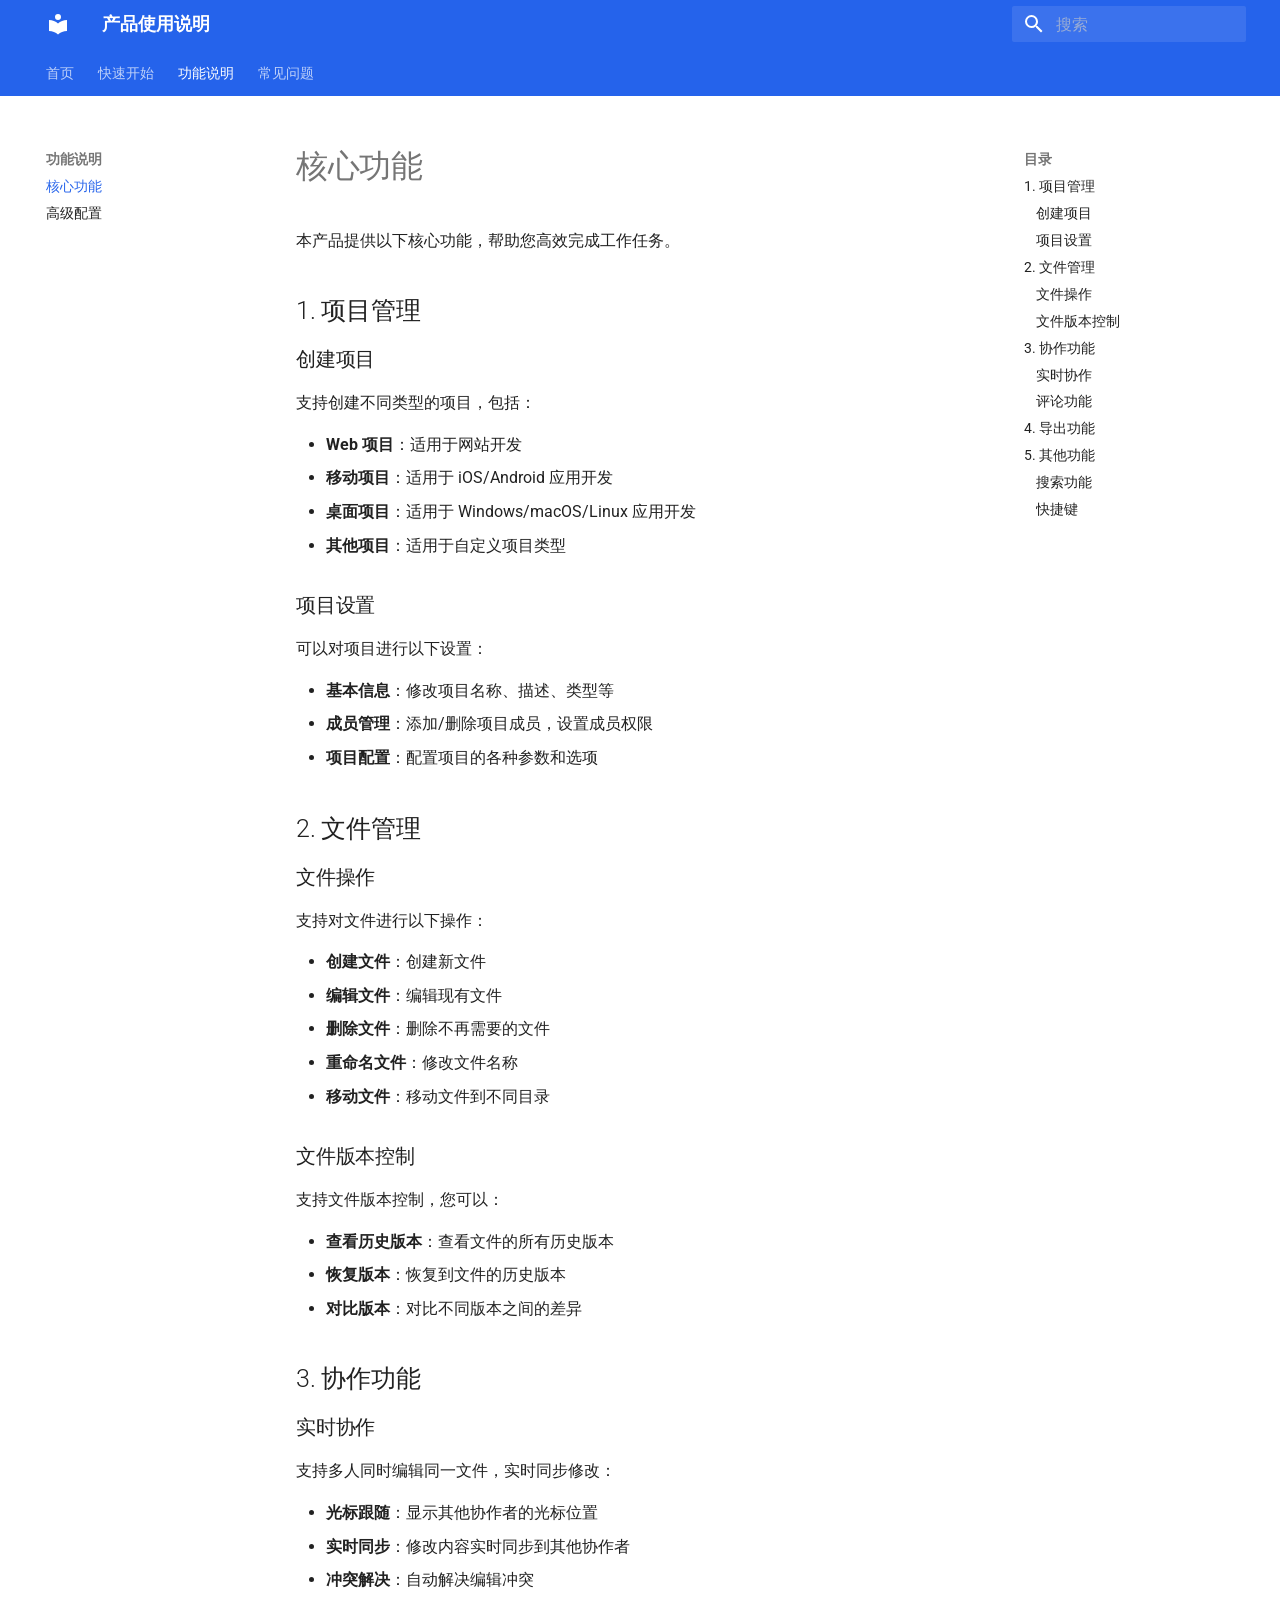
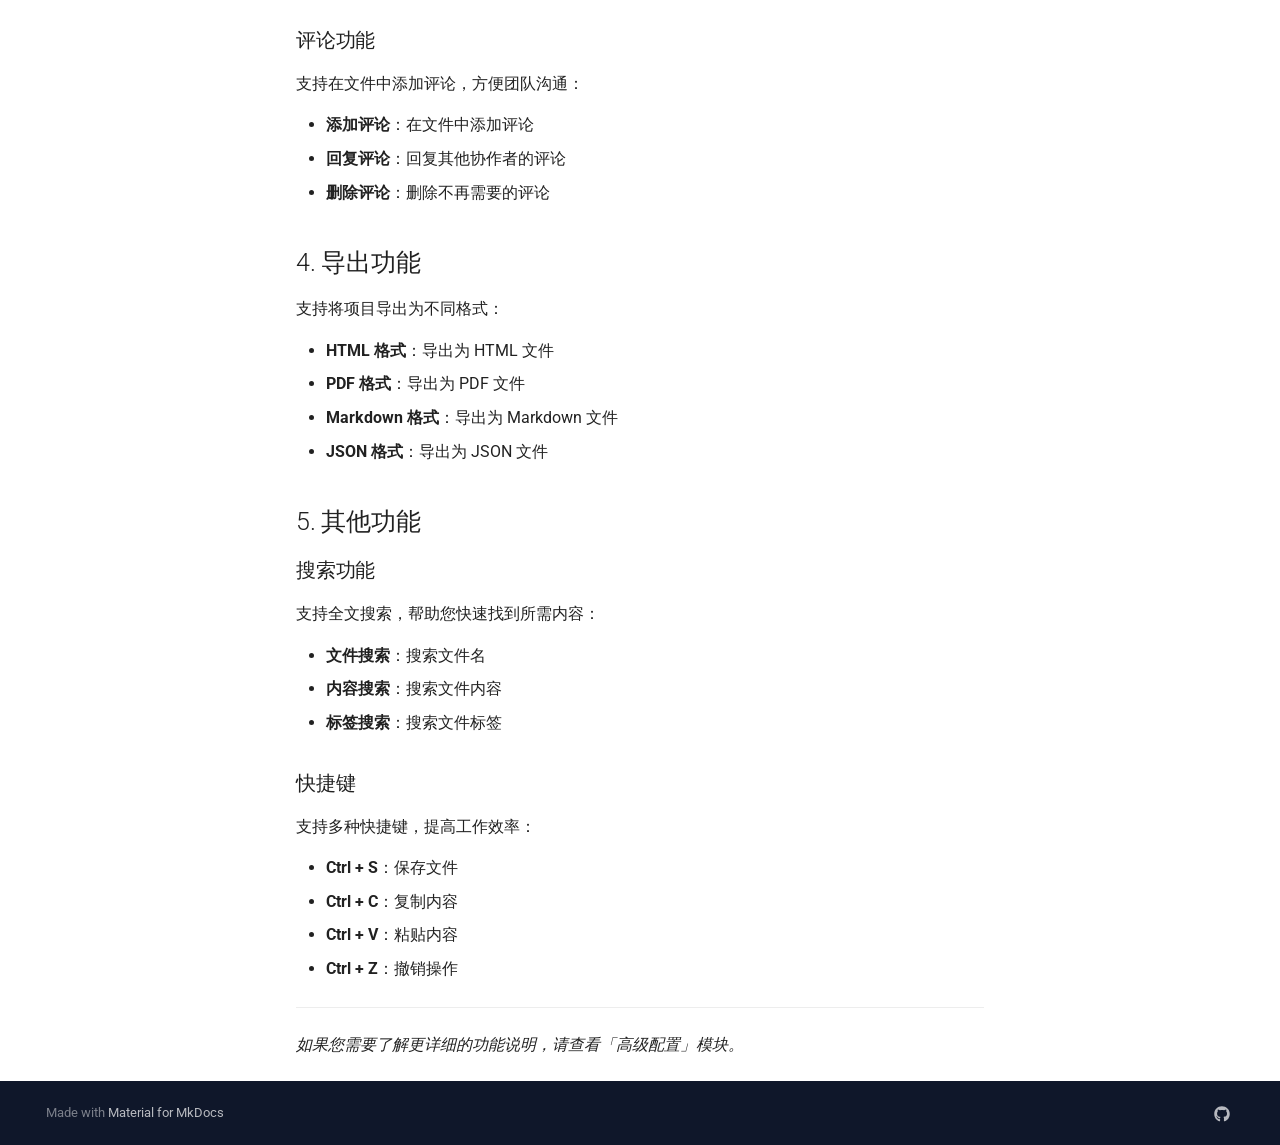
<file: site/功能说明/核心功能/index.html>
<!doctype html>
<html lang="zh" class="no-js">
  <head>
    
      <meta charset="utf-8">
      <meta name="viewport" content="width=device-width,initial-scale=1">
      
        <meta name="description" content="规范化的产品使用文档">
      
      
      
        <link rel="canonical" href="https://你的用户名.github.io/product-manual/%E5%8A%9F%E8%83%BD%E8%AF%B4%E6%98%8E/%E6%A0%B8%E5%BF%83%E5%8A%9F%E8%83%BD/">
      
      
        <link rel="prev" href="../../%E5%BF%AB%E9%80%9F%E5%BC%80%E5%A7%8B/%E9%A6%96%E6%AC%A1%E4%BD%BF%E7%94%A8/">
      
      
        <link rel="next" href="../%E9%AB%98%E7%BA%A7%E9%85%8D%E7%BD%AE/">
      
      
        
      
      
      <link rel="icon" href="../../assets/images/favicon.png">
      <meta name="generator" content="mkdocs-1.6.1, mkdocs-material-9.7.1">
    
    
      
        <title>核心功能 - 产品使用说明</title>
      
    
    
      <link rel="stylesheet" href="../../assets/stylesheets/main.484c7ddc.min.css">
      
      


    
    
      
    
    
      
        
        
        <link rel="preconnect" href="https://fonts.gstatic.com" crossorigin>
        <link rel="stylesheet" href="https://fonts.googleapis.com/css?family=Roboto:300,300i,400,400i,700,700i%7CRoboto+Mono:400,400i,700,700i&display=fallback">
        <style>:root{--md-text-font:"Roboto";--md-code-font:"Roboto Mono"}</style>
      
    
    
      <link rel="stylesheet" href="../../stylesheets/extra.css">
    
    <script>__md_scope=new URL("../..",location),__md_hash=e=>[...e].reduce(((e,_)=>(e<<5)-e+_.charCodeAt(0)),0),__md_get=(e,_=localStorage,t=__md_scope)=>JSON.parse(_.getItem(t.pathname+"."+e)),__md_set=(e,_,t=localStorage,a=__md_scope)=>{try{t.setItem(a.pathname+"."+e,JSON.stringify(_))}catch(e){}}</script>
    
      

    
    
  </head>
  
  
    <body dir="ltr">
  
    
    <input class="md-toggle" data-md-toggle="drawer" type="checkbox" id="__drawer" autocomplete="off">
    <input class="md-toggle" data-md-toggle="search" type="checkbox" id="__search" autocomplete="off">
    <label class="md-overlay" for="__drawer"></label>
    <div data-md-component="skip">
      
        
        <a href="#_1" class="md-skip">
          跳转至
        </a>
      
    </div>
    <div data-md-component="announce">
      
    </div>
    
    
      

<header class="md-header" data-md-component="header">
  <nav class="md-header__inner md-grid" aria-label="页眉">
    <a href="../.." title="产品使用说明" class="md-header__button md-logo" aria-label="产品使用说明" data-md-component="logo">
      
  
  <svg xmlns="http://www.w3.org/2000/svg" viewBox="0 0 24 24"><path d="M12 8a3 3 0 0 0 3-3 3 3 0 0 0-3-3 3 3 0 0 0-3 3 3 3 0 0 0 3 3m0 3.54C9.64 9.35 6.5 8 3 8v11c3.5 0 6.64 1.35 9 3.54 2.36-2.19 5.5-3.54 9-3.54V8c-3.5 0-6.64 1.35-9 3.54"/></svg>

    </a>
    <label class="md-header__button md-icon" for="__drawer">
      
      <svg xmlns="http://www.w3.org/2000/svg" viewBox="0 0 24 24"><path d="M3 6h18v2H3zm0 5h18v2H3zm0 5h18v2H3z"/></svg>
    </label>
    <div class="md-header__title" data-md-component="header-title">
      <div class="md-header__ellipsis">
        <div class="md-header__topic">
          <span class="md-ellipsis">
            产品使用说明
          </span>
        </div>
        <div class="md-header__topic" data-md-component="header-topic">
          <span class="md-ellipsis">
            
              核心功能
            
          </span>
        </div>
      </div>
    </div>
    
    
      <script>var palette=__md_get("__palette");if(palette&&palette.color){if("(prefers-color-scheme)"===palette.color.media){var media=matchMedia("(prefers-color-scheme: light)"),input=document.querySelector(media.matches?"[data-md-color-media='(prefers-color-scheme: light)']":"[data-md-color-media='(prefers-color-scheme: dark)']");palette.color.media=input.getAttribute("data-md-color-media"),palette.color.scheme=input.getAttribute("data-md-color-scheme"),palette.color.primary=input.getAttribute("data-md-color-primary"),palette.color.accent=input.getAttribute("data-md-color-accent")}for(var[key,value]of Object.entries(palette.color))document.body.setAttribute("data-md-color-"+key,value)}</script>
    
    
    
      
      
        <label class="md-header__button md-icon" for="__search">
          
          <svg xmlns="http://www.w3.org/2000/svg" viewBox="0 0 24 24"><path d="M9.5 3A6.5 6.5 0 0 1 16 9.5c0 1.61-.59 3.09-1.56 4.23l.27.27h.79l5 5-1.5 1.5-5-5v-.79l-.27-.27A6.52 6.52 0 0 1 9.5 16 6.5 6.5 0 0 1 3 9.5 6.5 6.5 0 0 1 9.5 3m0 2C7 5 5 7 5 9.5S7 14 9.5 14 14 12 14 9.5 12 5 9.5 5"/></svg>
        </label>
        <div class="md-search" data-md-component="search" role="dialog">
  <label class="md-search__overlay" for="__search"></label>
  <div class="md-search__inner" role="search">
    <form class="md-search__form" name="search">
      <input type="text" class="md-search__input" name="query" aria-label="搜索" placeholder="搜索" autocapitalize="off" autocorrect="off" autocomplete="off" spellcheck="false" data-md-component="search-query" required>
      <label class="md-search__icon md-icon" for="__search">
        
        <svg xmlns="http://www.w3.org/2000/svg" viewBox="0 0 24 24"><path d="M9.5 3A6.5 6.5 0 0 1 16 9.5c0 1.61-.59 3.09-1.56 4.23l.27.27h.79l5 5-1.5 1.5-5-5v-.79l-.27-.27A6.52 6.52 0 0 1 9.5 16 6.5 6.5 0 0 1 3 9.5 6.5 6.5 0 0 1 9.5 3m0 2C7 5 5 7 5 9.5S7 14 9.5 14 14 12 14 9.5 12 5 9.5 5"/></svg>
        
        <svg xmlns="http://www.w3.org/2000/svg" viewBox="0 0 24 24"><path d="M20 11v2H8l5.5 5.5-1.42 1.42L4.16 12l7.92-7.92L13.5 5.5 8 11z"/></svg>
      </label>
      <nav class="md-search__options" aria-label="查找">
        
          <a href="javascript:void(0)" class="md-search__icon md-icon" title="分享" aria-label="分享" data-clipboard data-clipboard-text="" data-md-component="search-share" tabindex="-1">
            
            <svg xmlns="http://www.w3.org/2000/svg" viewBox="0 0 24 24"><path d="M18 16.08c-.76 0-1.44.3-1.96.77L8.91 12.7c.05-.23.09-.46.09-.7s-.04-.47-.09-.7l7.05-4.11c.54.5 1.25.81 2.04.81a3 3 0 0 0 3-3 3 3 0 0 0-3-3 3 3 0 0 0-3 3c0 .24.04.47.09.7L8.04 9.81C7.5 9.31 6.79 9 6 9a3 3 0 0 0-3 3 3 3 0 0 0 3 3c.79 0 1.5-.31 2.04-.81l7.12 4.15c-.05.21-.08.43-.08.66 0 1.61 1.31 2.91 2.92 2.91s2.92-1.3 2.92-2.91A2.92 2.92 0 0 0 18 16.08"/></svg>
          </a>
        
        <button type="reset" class="md-search__icon md-icon" title="清空当前内容" aria-label="清空当前内容" tabindex="-1">
          
          <svg xmlns="http://www.w3.org/2000/svg" viewBox="0 0 24 24"><path d="M19 6.41 17.59 5 12 10.59 6.41 5 5 6.41 10.59 12 5 17.59 6.41 19 12 13.41 17.59 19 19 17.59 13.41 12z"/></svg>
        </button>
      </nav>
      
        <div class="md-search__suggest" data-md-component="search-suggest"></div>
      
    </form>
    <div class="md-search__output">
      <div class="md-search__scrollwrap" tabindex="0" data-md-scrollfix>
        <div class="md-search-result" data-md-component="search-result">
          <div class="md-search-result__meta">
            正在初始化搜索引擎
          </div>
          <ol class="md-search-result__list" role="presentation"></ol>
        </div>
      </div>
    </div>
  </div>
</div>
      
    
    
  </nav>
  
</header>
    
    <div class="md-container" data-md-component="container">
      
      
        
          
            
<nav class="md-tabs" aria-label="标签" data-md-component="tabs">
  <div class="md-grid">
    <ul class="md-tabs__list">
      
        
  
  
  
  
    <li class="md-tabs__item">
      <a href="../.." class="md-tabs__link">
        
  
  
    
  
  首页

      </a>
    </li>
  

      
        
  
  
  
  
    
    
      <li class="md-tabs__item">
        <a href="../../%E5%BF%AB%E9%80%9F%E5%BC%80%E5%A7%8B/%E5%AE%89%E8%A3%85/" class="md-tabs__link">
          
  
  
  快速开始

        </a>
      </li>
    
  

      
        
  
  
  
    
  
  
    
    
      <li class="md-tabs__item md-tabs__item--active">
        <a href="./" class="md-tabs__link">
          
  
  
  功能说明

        </a>
      </li>
    
  

      
        
  
  
  
  
    <li class="md-tabs__item">
      <a href="../../faq/" class="md-tabs__link">
        
  
  
    
  
  常见问题

      </a>
    </li>
  

      
    </ul>
  </div>
</nav>
          
        
      
      <main class="md-main" data-md-component="main">
        <div class="md-main__inner md-grid">
          
            
              
              <div class="md-sidebar md-sidebar--primary" data-md-component="sidebar" data-md-type="navigation" >
                <div class="md-sidebar__scrollwrap">
                  <div class="md-sidebar__inner">
                    


  


<nav class="md-nav md-nav--primary md-nav--lifted" aria-label="导航栏" data-md-level="0">
  <label class="md-nav__title" for="__drawer">
    <a href="../.." title="产品使用说明" class="md-nav__button md-logo" aria-label="产品使用说明" data-md-component="logo">
      
  
  <svg xmlns="http://www.w3.org/2000/svg" viewBox="0 0 24 24"><path d="M12 8a3 3 0 0 0 3-3 3 3 0 0 0-3-3 3 3 0 0 0-3 3 3 3 0 0 0 3 3m0 3.54C9.64 9.35 6.5 8 3 8v11c3.5 0 6.64 1.35 9 3.54 2.36-2.19 5.5-3.54 9-3.54V8c-3.5 0-6.64 1.35-9 3.54"/></svg>

    </a>
    产品使用说明
  </label>
  
  <ul class="md-nav__list" data-md-scrollfix>
    
      
      
  
  
  
  
    <li class="md-nav__item">
      <a href="../.." class="md-nav__link">
        
  
  
  <span class="md-ellipsis">
    
  
    首页
  

    
  </span>
  
  

      </a>
    </li>
  

    
      
      
  
  
  
  
    
    
    
    
      
      
    
    
    <li class="md-nav__item md-nav__item--nested">
      
        
        
          
        
        <input class="md-nav__toggle md-toggle md-toggle--indeterminate" type="checkbox" id="__nav_2" >
        
          
          <label class="md-nav__link" for="__nav_2" id="__nav_2_label" tabindex="0">
            
  
  
  <span class="md-ellipsis">
    
  
    快速开始
  

    
  </span>
  
  

            <span class="md-nav__icon md-icon"></span>
          </label>
        
        <nav class="md-nav" data-md-level="1" aria-labelledby="__nav_2_label" aria-expanded="false">
          <label class="md-nav__title" for="__nav_2">
            <span class="md-nav__icon md-icon"></span>
            
  
    快速开始
  

          </label>
          <ul class="md-nav__list" data-md-scrollfix>
            
              
                
  
  
  
  
    <li class="md-nav__item">
      <a href="../../%E5%BF%AB%E9%80%9F%E5%BC%80%E5%A7%8B/%E5%AE%89%E8%A3%85/" class="md-nav__link">
        
  
  
  <span class="md-ellipsis">
    
  
    安装步骤
  

    
  </span>
  
  

      </a>
    </li>
  

              
            
              
                
  
  
  
  
    <li class="md-nav__item">
      <a href="../../%E5%BF%AB%E9%80%9F%E5%BC%80%E5%A7%8B/%E9%A6%96%E6%AC%A1%E4%BD%BF%E7%94%A8/" class="md-nav__link">
        
  
  
  <span class="md-ellipsis">
    
  
    首次使用
  

    
  </span>
  
  

      </a>
    </li>
  

              
            
          </ul>
        </nav>
      
    </li>
  

    
      
      
  
  
    
  
  
  
    
    
    
    
      
        
        
      
      
    
    
    <li class="md-nav__item md-nav__item--active md-nav__item--section md-nav__item--nested">
      
        
        
        <input class="md-nav__toggle md-toggle " type="checkbox" id="__nav_3" checked>
        
          
          <label class="md-nav__link" for="__nav_3" id="__nav_3_label" tabindex="">
            
  
  
  <span class="md-ellipsis">
    
  
    功能说明
  

    
  </span>
  
  

            <span class="md-nav__icon md-icon"></span>
          </label>
        
        <nav class="md-nav" data-md-level="1" aria-labelledby="__nav_3_label" aria-expanded="true">
          <label class="md-nav__title" for="__nav_3">
            <span class="md-nav__icon md-icon"></span>
            
  
    功能说明
  

          </label>
          <ul class="md-nav__list" data-md-scrollfix>
            
              
                
  
  
    
  
  
  
    <li class="md-nav__item md-nav__item--active">
      
      <input class="md-nav__toggle md-toggle" type="checkbox" id="__toc">
      
      
        
      
      
        <label class="md-nav__link md-nav__link--active" for="__toc">
          
  
  
  <span class="md-ellipsis">
    
  
    核心功能
  

    
  </span>
  
  

          <span class="md-nav__icon md-icon"></span>
        </label>
      
      <a href="./" class="md-nav__link md-nav__link--active">
        
  
  
  <span class="md-ellipsis">
    
  
    核心功能
  

    
  </span>
  
  

      </a>
      
        

<nav class="md-nav md-nav--secondary" aria-label="目录">
  
  
  
    
  
  
    <label class="md-nav__title" for="__toc">
      <span class="md-nav__icon md-icon"></span>
      目录
    </label>
    <ul class="md-nav__list" data-md-component="toc" data-md-scrollfix>
      
        <li class="md-nav__item">
  <a href="#1" class="md-nav__link">
    <span class="md-ellipsis">
      
        1. 项目管理
      
    </span>
  </a>
  
    <nav class="md-nav" aria-label="1. 项目管理">
      <ul class="md-nav__list">
        
          <li class="md-nav__item">
  <a href="#_2" class="md-nav__link">
    <span class="md-ellipsis">
      
        创建项目
      
    </span>
  </a>
  
</li>
        
          <li class="md-nav__item">
  <a href="#_3" class="md-nav__link">
    <span class="md-ellipsis">
      
        项目设置
      
    </span>
  </a>
  
</li>
        
      </ul>
    </nav>
  
</li>
      
        <li class="md-nav__item">
  <a href="#2" class="md-nav__link">
    <span class="md-ellipsis">
      
        2. 文件管理
      
    </span>
  </a>
  
    <nav class="md-nav" aria-label="2. 文件管理">
      <ul class="md-nav__list">
        
          <li class="md-nav__item">
  <a href="#_4" class="md-nav__link">
    <span class="md-ellipsis">
      
        文件操作
      
    </span>
  </a>
  
</li>
        
          <li class="md-nav__item">
  <a href="#_5" class="md-nav__link">
    <span class="md-ellipsis">
      
        文件版本控制
      
    </span>
  </a>
  
</li>
        
      </ul>
    </nav>
  
</li>
      
        <li class="md-nav__item">
  <a href="#3" class="md-nav__link">
    <span class="md-ellipsis">
      
        3. 协作功能
      
    </span>
  </a>
  
    <nav class="md-nav" aria-label="3. 协作功能">
      <ul class="md-nav__list">
        
          <li class="md-nav__item">
  <a href="#_6" class="md-nav__link">
    <span class="md-ellipsis">
      
        实时协作
      
    </span>
  </a>
  
</li>
        
          <li class="md-nav__item">
  <a href="#_7" class="md-nav__link">
    <span class="md-ellipsis">
      
        评论功能
      
    </span>
  </a>
  
</li>
        
      </ul>
    </nav>
  
</li>
      
        <li class="md-nav__item">
  <a href="#4" class="md-nav__link">
    <span class="md-ellipsis">
      
        4. 导出功能
      
    </span>
  </a>
  
</li>
      
        <li class="md-nav__item">
  <a href="#5" class="md-nav__link">
    <span class="md-ellipsis">
      
        5. 其他功能
      
    </span>
  </a>
  
    <nav class="md-nav" aria-label="5. 其他功能">
      <ul class="md-nav__list">
        
          <li class="md-nav__item">
  <a href="#_8" class="md-nav__link">
    <span class="md-ellipsis">
      
        搜索功能
      
    </span>
  </a>
  
</li>
        
          <li class="md-nav__item">
  <a href="#_9" class="md-nav__link">
    <span class="md-ellipsis">
      
        快捷键
      
    </span>
  </a>
  
</li>
        
      </ul>
    </nav>
  
</li>
      
    </ul>
  
</nav>
      
    </li>
  

              
            
              
                
  
  
  
  
    <li class="md-nav__item">
      <a href="../%E9%AB%98%E7%BA%A7%E9%85%8D%E7%BD%AE/" class="md-nav__link">
        
  
  
  <span class="md-ellipsis">
    
  
    高级配置
  

    
  </span>
  
  

      </a>
    </li>
  

              
            
          </ul>
        </nav>
      
    </li>
  

    
      
      
  
  
  
  
    <li class="md-nav__item">
      <a href="../../faq/" class="md-nav__link">
        
  
  
  <span class="md-ellipsis">
    
  
    常见问题
  

    
  </span>
  
  

      </a>
    </li>
  

    
  </ul>
</nav>
                  </div>
                </div>
              </div>
            
            
              
              <div class="md-sidebar md-sidebar--secondary" data-md-component="sidebar" data-md-type="toc" >
                <div class="md-sidebar__scrollwrap">
                  <div class="md-sidebar__inner">
                    

<nav class="md-nav md-nav--secondary" aria-label="目录">
  
  
  
    
  
  
    <label class="md-nav__title" for="__toc">
      <span class="md-nav__icon md-icon"></span>
      目录
    </label>
    <ul class="md-nav__list" data-md-component="toc" data-md-scrollfix>
      
        <li class="md-nav__item">
  <a href="#1" class="md-nav__link">
    <span class="md-ellipsis">
      
        1. 项目管理
      
    </span>
  </a>
  
    <nav class="md-nav" aria-label="1. 项目管理">
      <ul class="md-nav__list">
        
          <li class="md-nav__item">
  <a href="#_2" class="md-nav__link">
    <span class="md-ellipsis">
      
        创建项目
      
    </span>
  </a>
  
</li>
        
          <li class="md-nav__item">
  <a href="#_3" class="md-nav__link">
    <span class="md-ellipsis">
      
        项目设置
      
    </span>
  </a>
  
</li>
        
      </ul>
    </nav>
  
</li>
      
        <li class="md-nav__item">
  <a href="#2" class="md-nav__link">
    <span class="md-ellipsis">
      
        2. 文件管理
      
    </span>
  </a>
  
    <nav class="md-nav" aria-label="2. 文件管理">
      <ul class="md-nav__list">
        
          <li class="md-nav__item">
  <a href="#_4" class="md-nav__link">
    <span class="md-ellipsis">
      
        文件操作
      
    </span>
  </a>
  
</li>
        
          <li class="md-nav__item">
  <a href="#_5" class="md-nav__link">
    <span class="md-ellipsis">
      
        文件版本控制
      
    </span>
  </a>
  
</li>
        
      </ul>
    </nav>
  
</li>
      
        <li class="md-nav__item">
  <a href="#3" class="md-nav__link">
    <span class="md-ellipsis">
      
        3. 协作功能
      
    </span>
  </a>
  
    <nav class="md-nav" aria-label="3. 协作功能">
      <ul class="md-nav__list">
        
          <li class="md-nav__item">
  <a href="#_6" class="md-nav__link">
    <span class="md-ellipsis">
      
        实时协作
      
    </span>
  </a>
  
</li>
        
          <li class="md-nav__item">
  <a href="#_7" class="md-nav__link">
    <span class="md-ellipsis">
      
        评论功能
      
    </span>
  </a>
  
</li>
        
      </ul>
    </nav>
  
</li>
      
        <li class="md-nav__item">
  <a href="#4" class="md-nav__link">
    <span class="md-ellipsis">
      
        4. 导出功能
      
    </span>
  </a>
  
</li>
      
        <li class="md-nav__item">
  <a href="#5" class="md-nav__link">
    <span class="md-ellipsis">
      
        5. 其他功能
      
    </span>
  </a>
  
    <nav class="md-nav" aria-label="5. 其他功能">
      <ul class="md-nav__list">
        
          <li class="md-nav__item">
  <a href="#_8" class="md-nav__link">
    <span class="md-ellipsis">
      
        搜索功能
      
    </span>
  </a>
  
</li>
        
          <li class="md-nav__item">
  <a href="#_9" class="md-nav__link">
    <span class="md-ellipsis">
      
        快捷键
      
    </span>
  </a>
  
</li>
        
      </ul>
    </nav>
  
</li>
      
    </ul>
  
</nav>
                  </div>
                </div>
              </div>
            
          
          
            <div class="md-content" data-md-component="content">
              
              <article class="md-content__inner md-typeset">
                
                  



<h1 id="_1">核心功能</h1>
<p>本产品提供以下核心功能，帮助您高效完成工作任务。</p>
<h2 id="1">1. 项目管理</h2>
<h3 id="_2">创建项目</h3>
<p>支持创建不同类型的项目，包括：</p>
<ul>
<li><strong>Web 项目</strong>：适用于网站开发</li>
<li><strong>移动项目</strong>：适用于 iOS/Android 应用开发</li>
<li><strong>桌面项目</strong>：适用于 Windows/macOS/Linux 应用开发</li>
<li><strong>其他项目</strong>：适用于自定义项目类型</li>
</ul>
<h3 id="_3">项目设置</h3>
<p>可以对项目进行以下设置：</p>
<ul>
<li><strong>基本信息</strong>：修改项目名称、描述、类型等</li>
<li><strong>成员管理</strong>：添加/删除项目成员，设置成员权限</li>
<li><strong>项目配置</strong>：配置项目的各种参数和选项</li>
</ul>
<h2 id="2">2. 文件管理</h2>
<h3 id="_4">文件操作</h3>
<p>支持对文件进行以下操作：</p>
<ul>
<li><strong>创建文件</strong>：创建新文件</li>
<li><strong>编辑文件</strong>：编辑现有文件</li>
<li><strong>删除文件</strong>：删除不再需要的文件</li>
<li><strong>重命名文件</strong>：修改文件名称</li>
<li><strong>移动文件</strong>：移动文件到不同目录</li>
</ul>
<h3 id="_5">文件版本控制</h3>
<p>支持文件版本控制，您可以：</p>
<ul>
<li><strong>查看历史版本</strong>：查看文件的所有历史版本</li>
<li><strong>恢复版本</strong>：恢复到文件的历史版本</li>
<li><strong>对比版本</strong>：对比不同版本之间的差异</li>
</ul>
<h2 id="3">3. 协作功能</h2>
<h3 id="_6">实时协作</h3>
<p>支持多人同时编辑同一文件，实时同步修改：</p>
<ul>
<li><strong>光标跟随</strong>：显示其他协作者的光标位置</li>
<li><strong>实时同步</strong>：修改内容实时同步到其他协作者</li>
<li><strong>冲突解决</strong>：自动解决编辑冲突</li>
</ul>
<h3 id="_7">评论功能</h3>
<p>支持在文件中添加评论，方便团队沟通：</p>
<ul>
<li><strong>添加评论</strong>：在文件中添加评论</li>
<li><strong>回复评论</strong>：回复其他协作者的评论</li>
<li><strong>删除评论</strong>：删除不再需要的评论</li>
</ul>
<h2 id="4">4. 导出功能</h2>
<p>支持将项目导出为不同格式：</p>
<ul>
<li><strong>HTML 格式</strong>：导出为 HTML 文件</li>
<li><strong>PDF 格式</strong>：导出为 PDF 文件</li>
<li><strong>Markdown 格式</strong>：导出为 Markdown 文件</li>
<li><strong>JSON 格式</strong>：导出为 JSON 文件</li>
</ul>
<h2 id="5">5. 其他功能</h2>
<h3 id="_8">搜索功能</h3>
<p>支持全文搜索，帮助您快速找到所需内容：</p>
<ul>
<li><strong>文件搜索</strong>：搜索文件名</li>
<li><strong>内容搜索</strong>：搜索文件内容</li>
<li><strong>标签搜索</strong>：搜索文件标签</li>
</ul>
<h3 id="_9">快捷键</h3>
<p>支持多种快捷键，提高工作效率：</p>
<ul>
<li><strong>Ctrl + S</strong>：保存文件</li>
<li><strong>Ctrl + C</strong>：复制内容</li>
<li><strong>Ctrl + V</strong>：粘贴内容</li>
<li><strong>Ctrl + Z</strong>：撤销操作</li>
</ul>
<hr />
<p><em>如果您需要了解更详细的功能说明，请查看「高级配置」模块。</em></p>












                
              </article>
            </div>
          
          
<script>var target=document.getElementById(location.hash.slice(1));target&&target.name&&(target.checked=target.name.startsWith("__tabbed_"))</script>
        </div>
        
      </main>
      
        <footer class="md-footer">
  
  <div class="md-footer-meta md-typeset">
    <div class="md-footer-meta__inner md-grid">
      <div class="md-copyright">
  
  
    Made with
    <a href="https://squidfunk.github.io/mkdocs-material/" target="_blank" rel="noopener">
      Material for MkDocs
    </a>
  
</div>
      
        
<div class="md-social">
  
    
    
    
    
      
      
    
    <a href="https://github.com/你的用户名" target="_blank" rel="noopener" title="github.com" class="md-social__link">
      <svg xmlns="http://www.w3.org/2000/svg" viewBox="0 0 512 512"><!--! Font Awesome Free 7.1.0 by @fontawesome - https://fontawesome.com License - https://fontawesome.com/license/free (Icons: CC BY 4.0, Fonts: SIL OFL 1.1, Code: MIT License) Copyright 2025 Fonticons, Inc.--><path d="M173.9 397.4c0 2-2.3 3.6-5.2 3.6-3.3.3-5.6-1.3-5.6-3.6 0-2 2.3-3.6 5.2-3.6 3-.3 5.6 1.3 5.6 3.6m-31.1-4.5c-.7 2 1.3 4.3 4.3 4.9 2.6 1 5.6 0 6.2-2s-1.3-4.3-4.3-5.2c-2.6-.7-5.5.3-6.2 2.3m44.2-1.7c-2.9.7-4.9 2.6-4.6 4.9.3 2 2.9 3.3 5.9 2.6 2.9-.7 4.9-2.6 4.6-4.6-.3-1.9-3-3.2-5.9-2.9M252.8 8C114.1 8 8 113.3 8 252c0 110.9 69.8 205.8 169.5 239.2 12.8 2.3 17.3-5.6 17.3-12.1 0-6.2-.3-40.4-.3-61.4 0 0-70 15-84.7-29.8 0 0-11.4-29.1-27.8-36.6 0 0-22.9-15.7 1.6-15.4 0 0 24.9 2 38.6 25.8 21.9 38.6 58.6 27.5 72.9 20.9 2.3-16 8.8-27.1 16-33.7-55.9-6.2-112.3-14.3-112.3-110.5 0-27.5 7.6-41.3 23.6-58.9-2.6-6.5-11.1-33.3 2.6-67.9 20.9-6.5 69 27 69 27 20-5.6 41.5-8.5 62.8-8.5s42.8 2.9 62.8 8.5c0 0 48.1-33.6 69-27 13.7 34.7 5.2 61.4 2.6 67.9 16 17.7 25.8 31.5 25.8 58.9 0 96.5-58.9 104.2-114.8 110.5 9.2 7.9 17 22.9 17 46.4 0 33.7-.3 75.4-.3 83.6 0 6.5 4.6 14.4 17.3 12.1C436.2 457.8 504 362.9 504 252 504 113.3 391.5 8 252.8 8M105.2 352.9c-1.3 1-1 3.3.7 5.2 1.6 1.6 3.9 2.3 5.2 1 1.3-1 1-3.3-.7-5.2-1.6-1.6-3.9-2.3-5.2-1m-10.8-8.1c-.7 1.3.3 2.9 2.3 3.9 1.6 1 3.6.7 4.3-.7.7-1.3-.3-2.9-2.3-3.9-2-.6-3.6-.3-4.3.7m32.4 35.6c-1.6 1.3-1 4.3 1.3 6.2 2.3 2.3 5.2 2.6 6.5 1 1.3-1.3.7-4.3-1.3-6.2-2.2-2.3-5.2-2.6-6.5-1m-11.4-14.7c-1.6 1-1.6 3.6 0 5.9s4.3 3.3 5.6 2.3c1.6-1.3 1.6-3.9 0-6.2-1.4-2.3-4-3.3-5.6-2"/></svg>
    </a>
  
</div>
      
    </div>
  </div>
</footer>
      
    </div>
    <div class="md-dialog" data-md-component="dialog">
      <div class="md-dialog__inner md-typeset"></div>
    </div>
    
    
    
      
      
      <script id="__config" type="application/json">{"annotate": null, "base": "../..", "features": ["navigation.expand", "navigation.tabs", "search.suggest", "search.highlight", "search.share"], "search": "../../assets/javascripts/workers/search.2c215733.min.js", "tags": null, "translations": {"clipboard.copied": "\u5df2\u590d\u5236", "clipboard.copy": "\u590d\u5236", "search.result.more.one": "\u5728\u8be5\u9875\u4e0a\u8fd8\u6709 1 \u4e2a\u7b26\u5408\u6761\u4ef6\u7684\u7ed3\u679c", "search.result.more.other": "\u5728\u8be5\u9875\u4e0a\u8fd8\u6709 # \u4e2a\u7b26\u5408\u6761\u4ef6\u7684\u7ed3\u679c", "search.result.none": "\u6ca1\u6709\u627e\u5230\u7b26\u5408\u6761\u4ef6\u7684\u7ed3\u679c", "search.result.one": "\u627e\u5230 1 \u4e2a\u7b26\u5408\u6761\u4ef6\u7684\u7ed3\u679c", "search.result.other": "# \u4e2a\u7b26\u5408\u6761\u4ef6\u7684\u7ed3\u679c", "search.result.placeholder": "\u952e\u5165\u4ee5\u5f00\u59cb\u641c\u7d22", "search.result.term.missing": "\u7f3a\u5c11", "select.version": "\u9009\u62e9\u5f53\u524d\u7248\u672c"}, "version": null}</script>
    
    
      <script src="../../assets/javascripts/bundle.79ae519e.min.js"></script>
      
    
  </body>
</html>
</file>
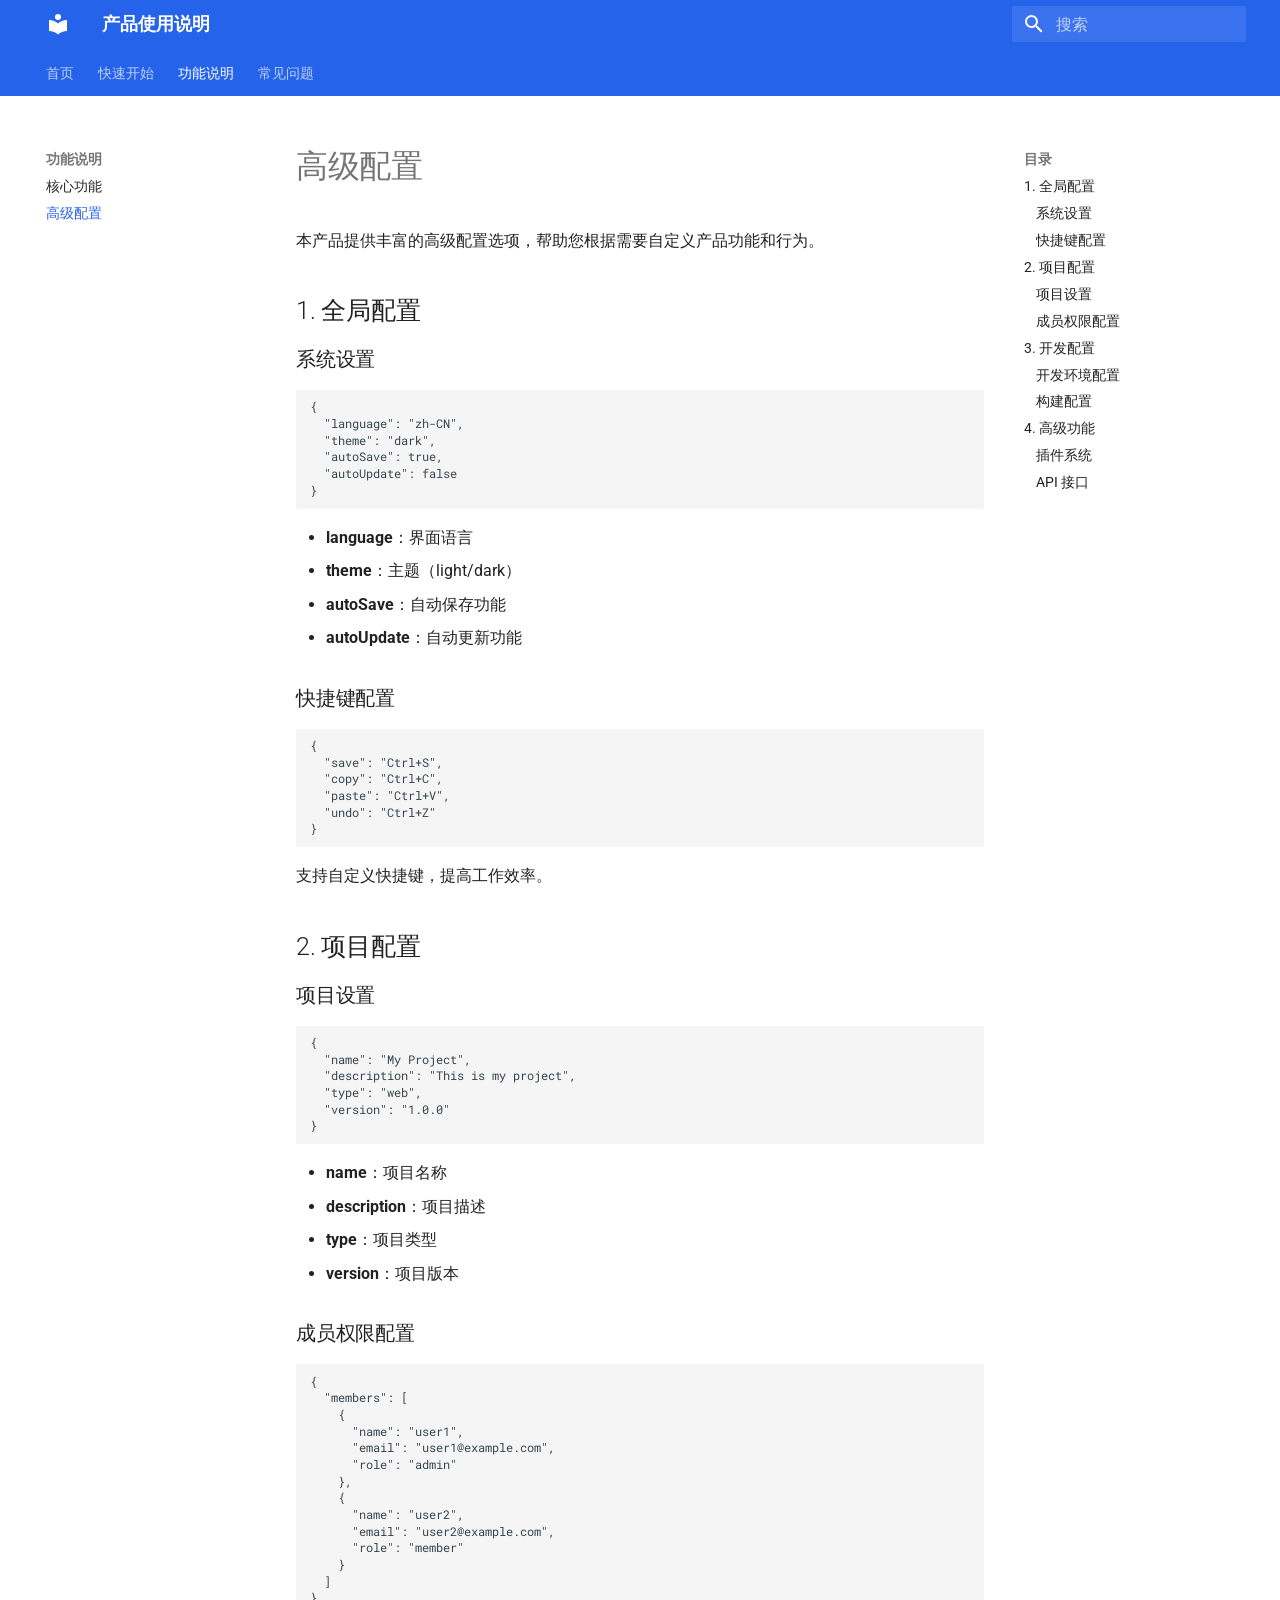
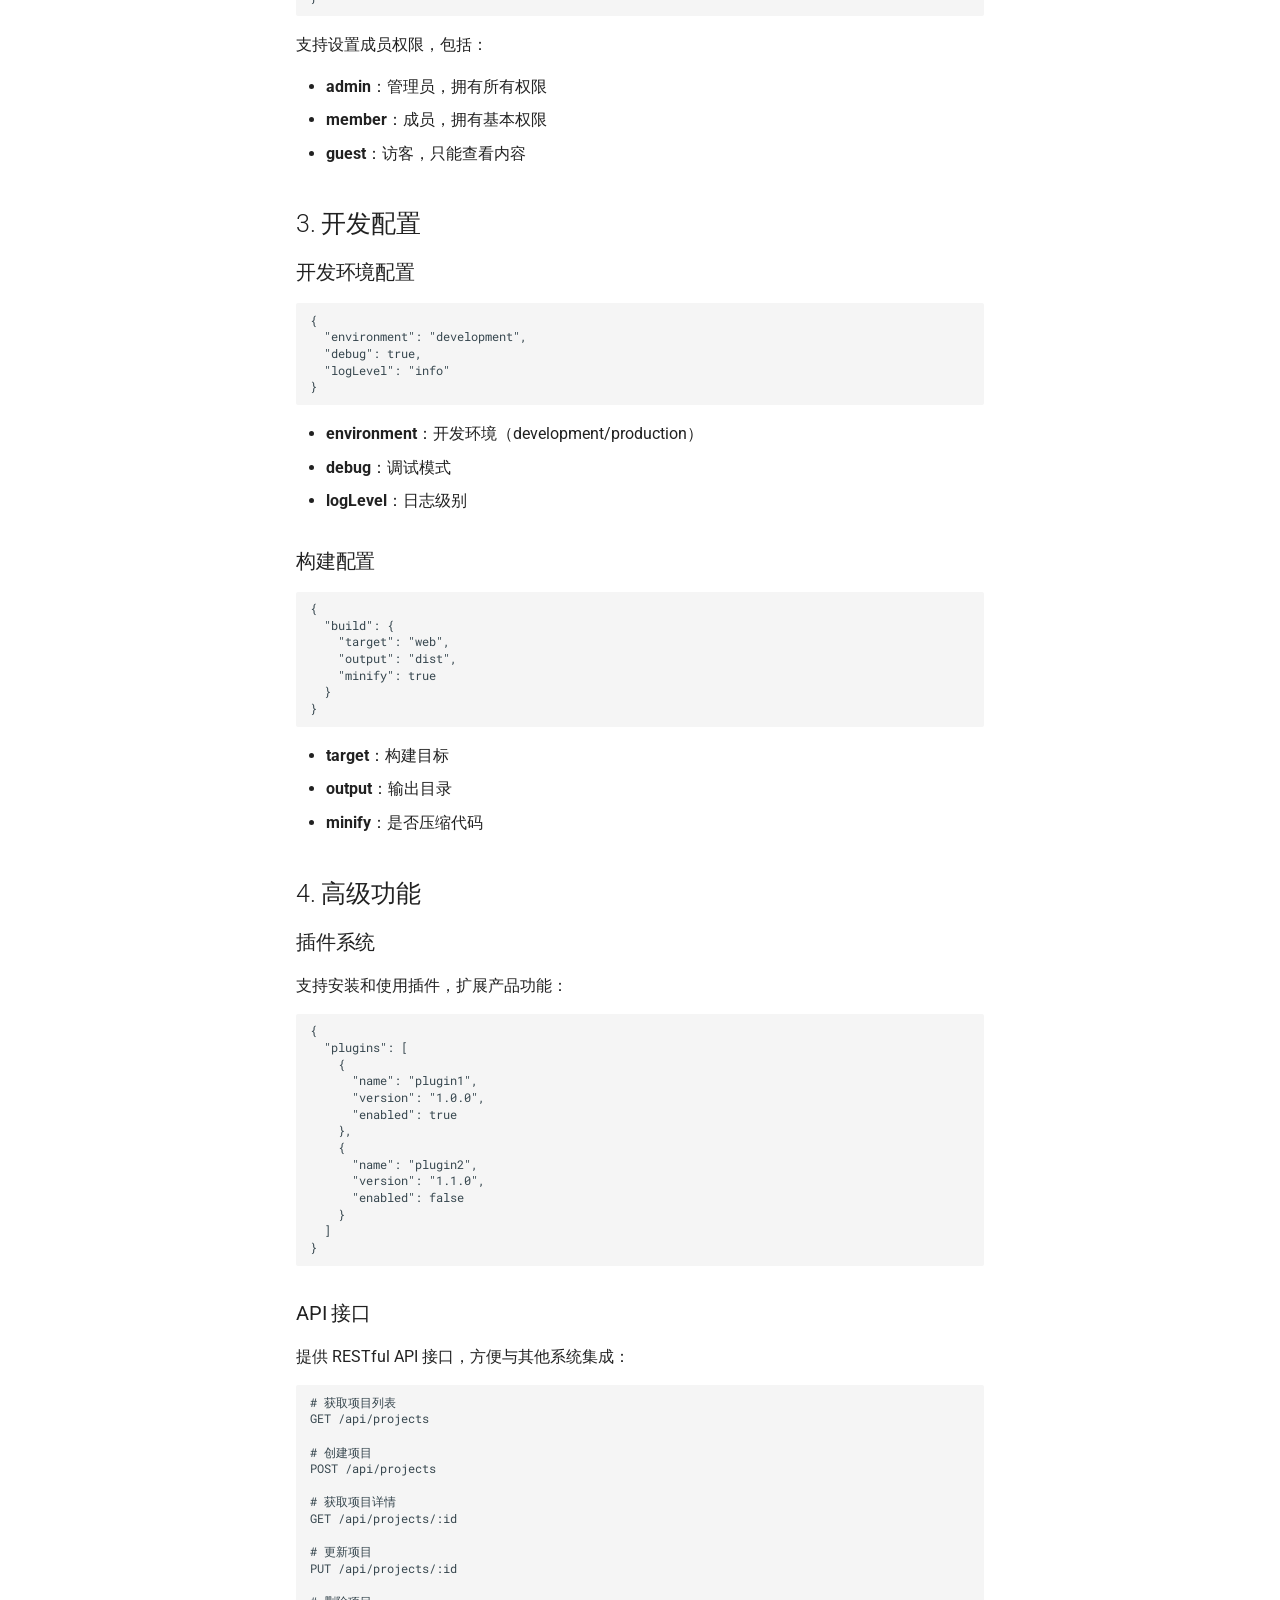
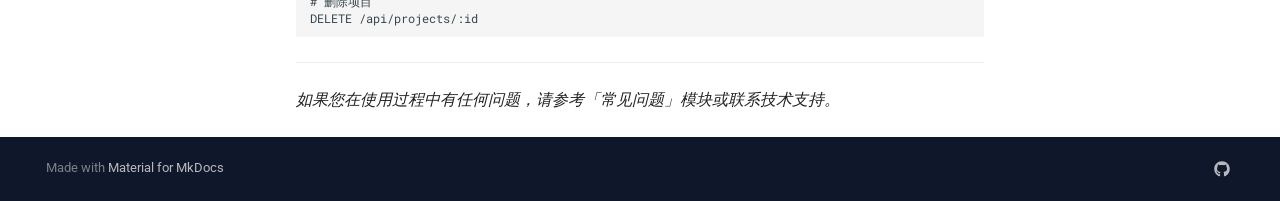
<file: site/功能说明/高级配置/index.html>
<!doctype html>
<html lang="zh" class="no-js">
  <head>
    
      <meta charset="utf-8">
      <meta name="viewport" content="width=device-width,initial-scale=1">
      
        <meta name="description" content="规范化的产品使用文档">
      
      
      
        <link rel="canonical" href="https://你的用户名.github.io/product-manual/%E5%8A%9F%E8%83%BD%E8%AF%B4%E6%98%8E/%E9%AB%98%E7%BA%A7%E9%85%8D%E7%BD%AE/">
      
      
        <link rel="prev" href="../%E6%A0%B8%E5%BF%83%E5%8A%9F%E8%83%BD/">
      
      
        <link rel="next" href="../../faq/">
      
      
        
      
      
      <link rel="icon" href="../../assets/images/favicon.png">
      <meta name="generator" content="mkdocs-1.6.1, mkdocs-material-9.7.1">
    
    
      
        <title>高级配置 - 产品使用说明</title>
      
    
    
      <link rel="stylesheet" href="../../assets/stylesheets/main.484c7ddc.min.css">
      
      


    
    
      
    
    
      
        
        
        <link rel="preconnect" href="https://fonts.gstatic.com" crossorigin>
        <link rel="stylesheet" href="https://fonts.googleapis.com/css?family=Roboto:300,300i,400,400i,700,700i%7CRoboto+Mono:400,400i,700,700i&display=fallback">
        <style>:root{--md-text-font:"Roboto";--md-code-font:"Roboto Mono"}</style>
      
    
    
      <link rel="stylesheet" href="../../stylesheets/extra.css">
    
    <script>__md_scope=new URL("../..",location),__md_hash=e=>[...e].reduce(((e,_)=>(e<<5)-e+_.charCodeAt(0)),0),__md_get=(e,_=localStorage,t=__md_scope)=>JSON.parse(_.getItem(t.pathname+"."+e)),__md_set=(e,_,t=localStorage,a=__md_scope)=>{try{t.setItem(a.pathname+"."+e,JSON.stringify(_))}catch(e){}}</script>
    
      

    
    
  </head>
  
  
    <body dir="ltr">
  
    
    <input class="md-toggle" data-md-toggle="drawer" type="checkbox" id="__drawer" autocomplete="off">
    <input class="md-toggle" data-md-toggle="search" type="checkbox" id="__search" autocomplete="off">
    <label class="md-overlay" for="__drawer"></label>
    <div data-md-component="skip">
      
        
        <a href="#_1" class="md-skip">
          跳转至
        </a>
      
    </div>
    <div data-md-component="announce">
      
    </div>
    
    
      

<header class="md-header" data-md-component="header">
  <nav class="md-header__inner md-grid" aria-label="页眉">
    <a href="../.." title="产品使用说明" class="md-header__button md-logo" aria-label="产品使用说明" data-md-component="logo">
      
  
  <svg xmlns="http://www.w3.org/2000/svg" viewBox="0 0 24 24"><path d="M12 8a3 3 0 0 0 3-3 3 3 0 0 0-3-3 3 3 0 0 0-3 3 3 3 0 0 0 3 3m0 3.54C9.64 9.35 6.5 8 3 8v11c3.5 0 6.64 1.35 9 3.54 2.36-2.19 5.5-3.54 9-3.54V8c-3.5 0-6.64 1.35-9 3.54"/></svg>

    </a>
    <label class="md-header__button md-icon" for="__drawer">
      
      <svg xmlns="http://www.w3.org/2000/svg" viewBox="0 0 24 24"><path d="M3 6h18v2H3zm0 5h18v2H3zm0 5h18v2H3z"/></svg>
    </label>
    <div class="md-header__title" data-md-component="header-title">
      <div class="md-header__ellipsis">
        <div class="md-header__topic">
          <span class="md-ellipsis">
            产品使用说明
          </span>
        </div>
        <div class="md-header__topic" data-md-component="header-topic">
          <span class="md-ellipsis">
            
              高级配置
            
          </span>
        </div>
      </div>
    </div>
    
    
      <script>var palette=__md_get("__palette");if(palette&&palette.color){if("(prefers-color-scheme)"===palette.color.media){var media=matchMedia("(prefers-color-scheme: light)"),input=document.querySelector(media.matches?"[data-md-color-media='(prefers-color-scheme: light)']":"[data-md-color-media='(prefers-color-scheme: dark)']");palette.color.media=input.getAttribute("data-md-color-media"),palette.color.scheme=input.getAttribute("data-md-color-scheme"),palette.color.primary=input.getAttribute("data-md-color-primary"),palette.color.accent=input.getAttribute("data-md-color-accent")}for(var[key,value]of Object.entries(palette.color))document.body.setAttribute("data-md-color-"+key,value)}</script>
    
    
    
      
      
        <label class="md-header__button md-icon" for="__search">
          
          <svg xmlns="http://www.w3.org/2000/svg" viewBox="0 0 24 24"><path d="M9.5 3A6.5 6.5 0 0 1 16 9.5c0 1.61-.59 3.09-1.56 4.23l.27.27h.79l5 5-1.5 1.5-5-5v-.79l-.27-.27A6.52 6.52 0 0 1 9.5 16 6.5 6.5 0 0 1 3 9.5 6.5 6.5 0 0 1 9.5 3m0 2C7 5 5 7 5 9.5S7 14 9.5 14 14 12 14 9.5 12 5 9.5 5"/></svg>
        </label>
        <div class="md-search" data-md-component="search" role="dialog">
  <label class="md-search__overlay" for="__search"></label>
  <div class="md-search__inner" role="search">
    <form class="md-search__form" name="search">
      <input type="text" class="md-search__input" name="query" aria-label="搜索" placeholder="搜索" autocapitalize="off" autocorrect="off" autocomplete="off" spellcheck="false" data-md-component="search-query" required>
      <label class="md-search__icon md-icon" for="__search">
        
        <svg xmlns="http://www.w3.org/2000/svg" viewBox="0 0 24 24"><path d="M9.5 3A6.5 6.5 0 0 1 16 9.5c0 1.61-.59 3.09-1.56 4.23l.27.27h.79l5 5-1.5 1.5-5-5v-.79l-.27-.27A6.52 6.52 0 0 1 9.5 16 6.5 6.5 0 0 1 3 9.5 6.5 6.5 0 0 1 9.5 3m0 2C7 5 5 7 5 9.5S7 14 9.5 14 14 12 14 9.5 12 5 9.5 5"/></svg>
        
        <svg xmlns="http://www.w3.org/2000/svg" viewBox="0 0 24 24"><path d="M20 11v2H8l5.5 5.5-1.42 1.42L4.16 12l7.92-7.92L13.5 5.5 8 11z"/></svg>
      </label>
      <nav class="md-search__options" aria-label="查找">
        
          <a href="javascript:void(0)" class="md-search__icon md-icon" title="分享" aria-label="分享" data-clipboard data-clipboard-text="" data-md-component="search-share" tabindex="-1">
            
            <svg xmlns="http://www.w3.org/2000/svg" viewBox="0 0 24 24"><path d="M18 16.08c-.76 0-1.44.3-1.96.77L8.91 12.7c.05-.23.09-.46.09-.7s-.04-.47-.09-.7l7.05-4.11c.54.5 1.25.81 2.04.81a3 3 0 0 0 3-3 3 3 0 0 0-3-3 3 3 0 0 0-3 3c0 .24.04.47.09.7L8.04 9.81C7.5 9.31 6.79 9 6 9a3 3 0 0 0-3 3 3 3 0 0 0 3 3c.79 0 1.5-.31 2.04-.81l7.12 4.15c-.05.21-.08.43-.08.66 0 1.61 1.31 2.91 2.92 2.91s2.92-1.3 2.92-2.91A2.92 2.92 0 0 0 18 16.08"/></svg>
          </a>
        
        <button type="reset" class="md-search__icon md-icon" title="清空当前内容" aria-label="清空当前内容" tabindex="-1">
          
          <svg xmlns="http://www.w3.org/2000/svg" viewBox="0 0 24 24"><path d="M19 6.41 17.59 5 12 10.59 6.41 5 5 6.41 10.59 12 5 17.59 6.41 19 12 13.41 17.59 19 19 17.59 13.41 12z"/></svg>
        </button>
      </nav>
      
        <div class="md-search__suggest" data-md-component="search-suggest"></div>
      
    </form>
    <div class="md-search__output">
      <div class="md-search__scrollwrap" tabindex="0" data-md-scrollfix>
        <div class="md-search-result" data-md-component="search-result">
          <div class="md-search-result__meta">
            正在初始化搜索引擎
          </div>
          <ol class="md-search-result__list" role="presentation"></ol>
        </div>
      </div>
    </div>
  </div>
</div>
      
    
    
  </nav>
  
</header>
    
    <div class="md-container" data-md-component="container">
      
      
        
          
            
<nav class="md-tabs" aria-label="标签" data-md-component="tabs">
  <div class="md-grid">
    <ul class="md-tabs__list">
      
        
  
  
  
  
    <li class="md-tabs__item">
      <a href="../.." class="md-tabs__link">
        
  
  
    
  
  首页

      </a>
    </li>
  

      
        
  
  
  
  
    
    
      <li class="md-tabs__item">
        <a href="../../%E5%BF%AB%E9%80%9F%E5%BC%80%E5%A7%8B/%E5%AE%89%E8%A3%85/" class="md-tabs__link">
          
  
  
  快速开始

        </a>
      </li>
    
  

      
        
  
  
  
    
  
  
    
    
      <li class="md-tabs__item md-tabs__item--active">
        <a href="../%E6%A0%B8%E5%BF%83%E5%8A%9F%E8%83%BD/" class="md-tabs__link">
          
  
  
  功能说明

        </a>
      </li>
    
  

      
        
  
  
  
  
    <li class="md-tabs__item">
      <a href="../../faq/" class="md-tabs__link">
        
  
  
    
  
  常见问题

      </a>
    </li>
  

      
    </ul>
  </div>
</nav>
          
        
      
      <main class="md-main" data-md-component="main">
        <div class="md-main__inner md-grid">
          
            
              
              <div class="md-sidebar md-sidebar--primary" data-md-component="sidebar" data-md-type="navigation" >
                <div class="md-sidebar__scrollwrap">
                  <div class="md-sidebar__inner">
                    


  


<nav class="md-nav md-nav--primary md-nav--lifted" aria-label="导航栏" data-md-level="0">
  <label class="md-nav__title" for="__drawer">
    <a href="../.." title="产品使用说明" class="md-nav__button md-logo" aria-label="产品使用说明" data-md-component="logo">
      
  
  <svg xmlns="http://www.w3.org/2000/svg" viewBox="0 0 24 24"><path d="M12 8a3 3 0 0 0 3-3 3 3 0 0 0-3-3 3 3 0 0 0-3 3 3 3 0 0 0 3 3m0 3.54C9.64 9.35 6.5 8 3 8v11c3.5 0 6.64 1.35 9 3.54 2.36-2.19 5.5-3.54 9-3.54V8c-3.5 0-6.64 1.35-9 3.54"/></svg>

    </a>
    产品使用说明
  </label>
  
  <ul class="md-nav__list" data-md-scrollfix>
    
      
      
  
  
  
  
    <li class="md-nav__item">
      <a href="../.." class="md-nav__link">
        
  
  
  <span class="md-ellipsis">
    
  
    首页
  

    
  </span>
  
  

      </a>
    </li>
  

    
      
      
  
  
  
  
    
    
    
    
      
      
    
    
    <li class="md-nav__item md-nav__item--nested">
      
        
        
          
        
        <input class="md-nav__toggle md-toggle md-toggle--indeterminate" type="checkbox" id="__nav_2" >
        
          
          <label class="md-nav__link" for="__nav_2" id="__nav_2_label" tabindex="0">
            
  
  
  <span class="md-ellipsis">
    
  
    快速开始
  

    
  </span>
  
  

            <span class="md-nav__icon md-icon"></span>
          </label>
        
        <nav class="md-nav" data-md-level="1" aria-labelledby="__nav_2_label" aria-expanded="false">
          <label class="md-nav__title" for="__nav_2">
            <span class="md-nav__icon md-icon"></span>
            
  
    快速开始
  

          </label>
          <ul class="md-nav__list" data-md-scrollfix>
            
              
                
  
  
  
  
    <li class="md-nav__item">
      <a href="../../%E5%BF%AB%E9%80%9F%E5%BC%80%E5%A7%8B/%E5%AE%89%E8%A3%85/" class="md-nav__link">
        
  
  
  <span class="md-ellipsis">
    
  
    安装步骤
  

    
  </span>
  
  

      </a>
    </li>
  

              
            
              
                
  
  
  
  
    <li class="md-nav__item">
      <a href="../../%E5%BF%AB%E9%80%9F%E5%BC%80%E5%A7%8B/%E9%A6%96%E6%AC%A1%E4%BD%BF%E7%94%A8/" class="md-nav__link">
        
  
  
  <span class="md-ellipsis">
    
  
    首次使用
  

    
  </span>
  
  

      </a>
    </li>
  

              
            
          </ul>
        </nav>
      
    </li>
  

    
      
      
  
  
    
  
  
  
    
    
    
    
      
        
        
      
      
    
    
    <li class="md-nav__item md-nav__item--active md-nav__item--section md-nav__item--nested">
      
        
        
        <input class="md-nav__toggle md-toggle " type="checkbox" id="__nav_3" checked>
        
          
          <label class="md-nav__link" for="__nav_3" id="__nav_3_label" tabindex="">
            
  
  
  <span class="md-ellipsis">
    
  
    功能说明
  

    
  </span>
  
  

            <span class="md-nav__icon md-icon"></span>
          </label>
        
        <nav class="md-nav" data-md-level="1" aria-labelledby="__nav_3_label" aria-expanded="true">
          <label class="md-nav__title" for="__nav_3">
            <span class="md-nav__icon md-icon"></span>
            
  
    功能说明
  

          </label>
          <ul class="md-nav__list" data-md-scrollfix>
            
              
                
  
  
  
  
    <li class="md-nav__item">
      <a href="../%E6%A0%B8%E5%BF%83%E5%8A%9F%E8%83%BD/" class="md-nav__link">
        
  
  
  <span class="md-ellipsis">
    
  
    核心功能
  

    
  </span>
  
  

      </a>
    </li>
  

              
            
              
                
  
  
    
  
  
  
    <li class="md-nav__item md-nav__item--active">
      
      <input class="md-nav__toggle md-toggle" type="checkbox" id="__toc">
      
      
        
      
      
        <label class="md-nav__link md-nav__link--active" for="__toc">
          
  
  
  <span class="md-ellipsis">
    
  
    高级配置
  

    
  </span>
  
  

          <span class="md-nav__icon md-icon"></span>
        </label>
      
      <a href="./" class="md-nav__link md-nav__link--active">
        
  
  
  <span class="md-ellipsis">
    
  
    高级配置
  

    
  </span>
  
  

      </a>
      
        

<nav class="md-nav md-nav--secondary" aria-label="目录">
  
  
  
    
  
  
    <label class="md-nav__title" for="__toc">
      <span class="md-nav__icon md-icon"></span>
      目录
    </label>
    <ul class="md-nav__list" data-md-component="toc" data-md-scrollfix>
      
        <li class="md-nav__item">
  <a href="#1" class="md-nav__link">
    <span class="md-ellipsis">
      
        1. 全局配置
      
    </span>
  </a>
  
    <nav class="md-nav" aria-label="1. 全局配置">
      <ul class="md-nav__list">
        
          <li class="md-nav__item">
  <a href="#_2" class="md-nav__link">
    <span class="md-ellipsis">
      
        系统设置
      
    </span>
  </a>
  
</li>
        
          <li class="md-nav__item">
  <a href="#_3" class="md-nav__link">
    <span class="md-ellipsis">
      
        快捷键配置
      
    </span>
  </a>
  
</li>
        
      </ul>
    </nav>
  
</li>
      
        <li class="md-nav__item">
  <a href="#2" class="md-nav__link">
    <span class="md-ellipsis">
      
        2. 项目配置
      
    </span>
  </a>
  
    <nav class="md-nav" aria-label="2. 项目配置">
      <ul class="md-nav__list">
        
          <li class="md-nav__item">
  <a href="#_4" class="md-nav__link">
    <span class="md-ellipsis">
      
        项目设置
      
    </span>
  </a>
  
</li>
        
          <li class="md-nav__item">
  <a href="#_5" class="md-nav__link">
    <span class="md-ellipsis">
      
        成员权限配置
      
    </span>
  </a>
  
</li>
        
      </ul>
    </nav>
  
</li>
      
        <li class="md-nav__item">
  <a href="#3" class="md-nav__link">
    <span class="md-ellipsis">
      
        3. 开发配置
      
    </span>
  </a>
  
    <nav class="md-nav" aria-label="3. 开发配置">
      <ul class="md-nav__list">
        
          <li class="md-nav__item">
  <a href="#_6" class="md-nav__link">
    <span class="md-ellipsis">
      
        开发环境配置
      
    </span>
  </a>
  
</li>
        
          <li class="md-nav__item">
  <a href="#_7" class="md-nav__link">
    <span class="md-ellipsis">
      
        构建配置
      
    </span>
  </a>
  
</li>
        
      </ul>
    </nav>
  
</li>
      
        <li class="md-nav__item">
  <a href="#4" class="md-nav__link">
    <span class="md-ellipsis">
      
        4. 高级功能
      
    </span>
  </a>
  
    <nav class="md-nav" aria-label="4. 高级功能">
      <ul class="md-nav__list">
        
          <li class="md-nav__item">
  <a href="#_8" class="md-nav__link">
    <span class="md-ellipsis">
      
        插件系统
      
    </span>
  </a>
  
</li>
        
          <li class="md-nav__item">
  <a href="#api" class="md-nav__link">
    <span class="md-ellipsis">
      
        API 接口
      
    </span>
  </a>
  
</li>
        
      </ul>
    </nav>
  
</li>
      
    </ul>
  
</nav>
      
    </li>
  

              
            
          </ul>
        </nav>
      
    </li>
  

    
      
      
  
  
  
  
    <li class="md-nav__item">
      <a href="../../faq/" class="md-nav__link">
        
  
  
  <span class="md-ellipsis">
    
  
    常见问题
  

    
  </span>
  
  

      </a>
    </li>
  

    
  </ul>
</nav>
                  </div>
                </div>
              </div>
            
            
              
              <div class="md-sidebar md-sidebar--secondary" data-md-component="sidebar" data-md-type="toc" >
                <div class="md-sidebar__scrollwrap">
                  <div class="md-sidebar__inner">
                    

<nav class="md-nav md-nav--secondary" aria-label="目录">
  
  
  
    
  
  
    <label class="md-nav__title" for="__toc">
      <span class="md-nav__icon md-icon"></span>
      目录
    </label>
    <ul class="md-nav__list" data-md-component="toc" data-md-scrollfix>
      
        <li class="md-nav__item">
  <a href="#1" class="md-nav__link">
    <span class="md-ellipsis">
      
        1. 全局配置
      
    </span>
  </a>
  
    <nav class="md-nav" aria-label="1. 全局配置">
      <ul class="md-nav__list">
        
          <li class="md-nav__item">
  <a href="#_2" class="md-nav__link">
    <span class="md-ellipsis">
      
        系统设置
      
    </span>
  </a>
  
</li>
        
          <li class="md-nav__item">
  <a href="#_3" class="md-nav__link">
    <span class="md-ellipsis">
      
        快捷键配置
      
    </span>
  </a>
  
</li>
        
      </ul>
    </nav>
  
</li>
      
        <li class="md-nav__item">
  <a href="#2" class="md-nav__link">
    <span class="md-ellipsis">
      
        2. 项目配置
      
    </span>
  </a>
  
    <nav class="md-nav" aria-label="2. 项目配置">
      <ul class="md-nav__list">
        
          <li class="md-nav__item">
  <a href="#_4" class="md-nav__link">
    <span class="md-ellipsis">
      
        项目设置
      
    </span>
  </a>
  
</li>
        
          <li class="md-nav__item">
  <a href="#_5" class="md-nav__link">
    <span class="md-ellipsis">
      
        成员权限配置
      
    </span>
  </a>
  
</li>
        
      </ul>
    </nav>
  
</li>
      
        <li class="md-nav__item">
  <a href="#3" class="md-nav__link">
    <span class="md-ellipsis">
      
        3. 开发配置
      
    </span>
  </a>
  
    <nav class="md-nav" aria-label="3. 开发配置">
      <ul class="md-nav__list">
        
          <li class="md-nav__item">
  <a href="#_6" class="md-nav__link">
    <span class="md-ellipsis">
      
        开发环境配置
      
    </span>
  </a>
  
</li>
        
          <li class="md-nav__item">
  <a href="#_7" class="md-nav__link">
    <span class="md-ellipsis">
      
        构建配置
      
    </span>
  </a>
  
</li>
        
      </ul>
    </nav>
  
</li>
      
        <li class="md-nav__item">
  <a href="#4" class="md-nav__link">
    <span class="md-ellipsis">
      
        4. 高级功能
      
    </span>
  </a>
  
    <nav class="md-nav" aria-label="4. 高级功能">
      <ul class="md-nav__list">
        
          <li class="md-nav__item">
  <a href="#_8" class="md-nav__link">
    <span class="md-ellipsis">
      
        插件系统
      
    </span>
  </a>
  
</li>
        
          <li class="md-nav__item">
  <a href="#api" class="md-nav__link">
    <span class="md-ellipsis">
      
        API 接口
      
    </span>
  </a>
  
</li>
        
      </ul>
    </nav>
  
</li>
      
    </ul>
  
</nav>
                  </div>
                </div>
              </div>
            
          
          
            <div class="md-content" data-md-component="content">
              
              <article class="md-content__inner md-typeset">
                
                  



<h1 id="_1">高级配置</h1>
<p>本产品提供丰富的高级配置选项，帮助您根据需要自定义产品功能和行为。</p>
<h2 id="1">1. 全局配置</h2>
<h3 id="_2">系统设置</h3>
<pre><code class="language-json">{
  &quot;language&quot;: &quot;zh-CN&quot;,
  &quot;theme&quot;: &quot;dark&quot;,
  &quot;autoSave&quot;: true,
  &quot;autoUpdate&quot;: false
}
</code></pre>
<ul>
<li><strong>language</strong>：界面语言</li>
<li><strong>theme</strong>：主题（light/dark）</li>
<li><strong>autoSave</strong>：自动保存功能</li>
<li><strong>autoUpdate</strong>：自动更新功能</li>
</ul>
<h3 id="_3">快捷键配置</h3>
<pre><code class="language-json">{
  &quot;save&quot;: &quot;Ctrl+S&quot;,
  &quot;copy&quot;: &quot;Ctrl+C&quot;,
  &quot;paste&quot;: &quot;Ctrl+V&quot;,
  &quot;undo&quot;: &quot;Ctrl+Z&quot;
}
</code></pre>
<p>支持自定义快捷键，提高工作效率。</p>
<h2 id="2">2. 项目配置</h2>
<h3 id="_4">项目设置</h3>
<pre><code class="language-json">{
  &quot;name&quot;: &quot;My Project&quot;,
  &quot;description&quot;: &quot;This is my project&quot;,
  &quot;type&quot;: &quot;web&quot;,
  &quot;version&quot;: &quot;1.0.0&quot;
}
</code></pre>
<ul>
<li><strong>name</strong>：项目名称</li>
<li><strong>description</strong>：项目描述</li>
<li><strong>type</strong>：项目类型</li>
<li><strong>version</strong>：项目版本</li>
</ul>
<h3 id="_5">成员权限配置</h3>
<pre><code class="language-json">{
  &quot;members&quot;: [
    {
      &quot;name&quot;: &quot;user1&quot;,
      &quot;email&quot;: &quot;user1@example.com&quot;,
      &quot;role&quot;: &quot;admin&quot;
    },
    {
      &quot;name&quot;: &quot;user2&quot;,
      &quot;email&quot;: &quot;user2@example.com&quot;,
      &quot;role&quot;: &quot;member&quot;
    }
  ]
}
</code></pre>
<p>支持设置成员权限，包括：</p>
<ul>
<li><strong>admin</strong>：管理员，拥有所有权限</li>
<li><strong>member</strong>：成员，拥有基本权限</li>
<li><strong>guest</strong>：访客，只能查看内容</li>
</ul>
<h2 id="3">3. 开发配置</h2>
<h3 id="_6">开发环境配置</h3>
<pre><code class="language-json">{
  &quot;environment&quot;: &quot;development&quot;,
  &quot;debug&quot;: true,
  &quot;logLevel&quot;: &quot;info&quot;
}
</code></pre>
<ul>
<li><strong>environment</strong>：开发环境（development/production）</li>
<li><strong>debug</strong>：调试模式</li>
<li><strong>logLevel</strong>：日志级别</li>
</ul>
<h3 id="_7">构建配置</h3>
<pre><code class="language-json">{
  &quot;build&quot;: {
    &quot;target&quot;: &quot;web&quot;,
    &quot;output&quot;: &quot;dist&quot;,
    &quot;minify&quot;: true
  }
}
</code></pre>
<ul>
<li><strong>target</strong>：构建目标</li>
<li><strong>output</strong>：输出目录</li>
<li><strong>minify</strong>：是否压缩代码</li>
</ul>
<h2 id="4">4. 高级功能</h2>
<h3 id="_8">插件系统</h3>
<p>支持安装和使用插件，扩展产品功能：</p>
<pre><code class="language-json">{
  &quot;plugins&quot;: [
    {
      &quot;name&quot;: &quot;plugin1&quot;,
      &quot;version&quot;: &quot;1.0.0&quot;,
      &quot;enabled&quot;: true
    },
    {
      &quot;name&quot;: &quot;plugin2&quot;,
      &quot;version&quot;: &quot;1.1.0&quot;,
      &quot;enabled&quot;: false
    }
  ]
}
</code></pre>
<h3 id="api">API 接口</h3>
<p>提供 RESTful API 接口，方便与其他系统集成：</p>
<pre><code class="language-bash"># 获取项目列表
GET /api/projects

# 创建项目
POST /api/projects

# 获取项目详情
GET /api/projects/:id

# 更新项目
PUT /api/projects/:id

# 删除项目
DELETE /api/projects/:id
</code></pre>
<hr />
<p><em>如果您在使用过程中有任何问题，请参考「常见问题」模块或联系技术支持。</em></p>












                
              </article>
            </div>
          
          
<script>var target=document.getElementById(location.hash.slice(1));target&&target.name&&(target.checked=target.name.startsWith("__tabbed_"))</script>
        </div>
        
      </main>
      
        <footer class="md-footer">
  
  <div class="md-footer-meta md-typeset">
    <div class="md-footer-meta__inner md-grid">
      <div class="md-copyright">
  
  
    Made with
    <a href="https://squidfunk.github.io/mkdocs-material/" target="_blank" rel="noopener">
      Material for MkDocs
    </a>
  
</div>
      
        
<div class="md-social">
  
    
    
    
    
      
      
    
    <a href="https://github.com/你的用户名" target="_blank" rel="noopener" title="github.com" class="md-social__link">
      <svg xmlns="http://www.w3.org/2000/svg" viewBox="0 0 512 512"><!--! Font Awesome Free 7.1.0 by @fontawesome - https://fontawesome.com License - https://fontawesome.com/license/free (Icons: CC BY 4.0, Fonts: SIL OFL 1.1, Code: MIT License) Copyright 2025 Fonticons, Inc.--><path d="M173.9 397.4c0 2-2.3 3.6-5.2 3.6-3.3.3-5.6-1.3-5.6-3.6 0-2 2.3-3.6 5.2-3.6 3-.3 5.6 1.3 5.6 3.6m-31.1-4.5c-.7 2 1.3 4.3 4.3 4.9 2.6 1 5.6 0 6.2-2s-1.3-4.3-4.3-5.2c-2.6-.7-5.5.3-6.2 2.3m44.2-1.7c-2.9.7-4.9 2.6-4.6 4.9.3 2 2.9 3.3 5.9 2.6 2.9-.7 4.9-2.6 4.6-4.6-.3-1.9-3-3.2-5.9-2.9M252.8 8C114.1 8 8 113.3 8 252c0 110.9 69.8 205.8 169.5 239.2 12.8 2.3 17.3-5.6 17.3-12.1 0-6.2-.3-40.4-.3-61.4 0 0-70 15-84.7-29.8 0 0-11.4-29.1-27.8-36.6 0 0-22.9-15.7 1.6-15.4 0 0 24.9 2 38.6 25.8 21.9 38.6 58.6 27.5 72.9 20.9 2.3-16 8.8-27.1 16-33.7-55.9-6.2-112.3-14.3-112.3-110.5 0-27.5 7.6-41.3 23.6-58.9-2.6-6.5-11.1-33.3 2.6-67.9 20.9-6.5 69 27 69 27 20-5.6 41.5-8.5 62.8-8.5s42.8 2.9 62.8 8.5c0 0 48.1-33.6 69-27 13.7 34.7 5.2 61.4 2.6 67.9 16 17.7 25.8 31.5 25.8 58.9 0 96.5-58.9 104.2-114.8 110.5 9.2 7.9 17 22.9 17 46.4 0 33.7-.3 75.4-.3 83.6 0 6.5 4.6 14.4 17.3 12.1C436.2 457.8 504 362.9 504 252 504 113.3 391.5 8 252.8 8M105.2 352.9c-1.3 1-1 3.3.7 5.2 1.6 1.6 3.9 2.3 5.2 1 1.3-1 1-3.3-.7-5.2-1.6-1.6-3.9-2.3-5.2-1m-10.8-8.1c-.7 1.3.3 2.9 2.3 3.9 1.6 1 3.6.7 4.3-.7.7-1.3-.3-2.9-2.3-3.9-2-.6-3.6-.3-4.3.7m32.4 35.6c-1.6 1.3-1 4.3 1.3 6.2 2.3 2.3 5.2 2.6 6.5 1 1.3-1.3.7-4.3-1.3-6.2-2.2-2.3-5.2-2.6-6.5-1m-11.4-14.7c-1.6 1-1.6 3.6 0 5.9s4.3 3.3 5.6 2.3c1.6-1.3 1.6-3.9 0-6.2-1.4-2.3-4-3.3-5.6-2"/></svg>
    </a>
  
</div>
      
    </div>
  </div>
</footer>
      
    </div>
    <div class="md-dialog" data-md-component="dialog">
      <div class="md-dialog__inner md-typeset"></div>
    </div>
    
    
    
      
      
      <script id="__config" type="application/json">{"annotate": null, "base": "../..", "features": ["navigation.expand", "navigation.tabs", "search.suggest", "search.highlight", "search.share"], "search": "../../assets/javascripts/workers/search.2c215733.min.js", "tags": null, "translations": {"clipboard.copied": "\u5df2\u590d\u5236", "clipboard.copy": "\u590d\u5236", "search.result.more.one": "\u5728\u8be5\u9875\u4e0a\u8fd8\u6709 1 \u4e2a\u7b26\u5408\u6761\u4ef6\u7684\u7ed3\u679c", "search.result.more.other": "\u5728\u8be5\u9875\u4e0a\u8fd8\u6709 # \u4e2a\u7b26\u5408\u6761\u4ef6\u7684\u7ed3\u679c", "search.result.none": "\u6ca1\u6709\u627e\u5230\u7b26\u5408\u6761\u4ef6\u7684\u7ed3\u679c", "search.result.one": "\u627e\u5230 1 \u4e2a\u7b26\u5408\u6761\u4ef6\u7684\u7ed3\u679c", "search.result.other": "# \u4e2a\u7b26\u5408\u6761\u4ef6\u7684\u7ed3\u679c", "search.result.placeholder": "\u952e\u5165\u4ee5\u5f00\u59cb\u641c\u7d22", "search.result.term.missing": "\u7f3a\u5c11", "select.version": "\u9009\u62e9\u5f53\u524d\u7248\u672c"}, "version": null}</script>
    
    
      <script src="../../assets/javascripts/bundle.79ae519e.min.js"></script>
      
    
  </body>
</html>
</file>
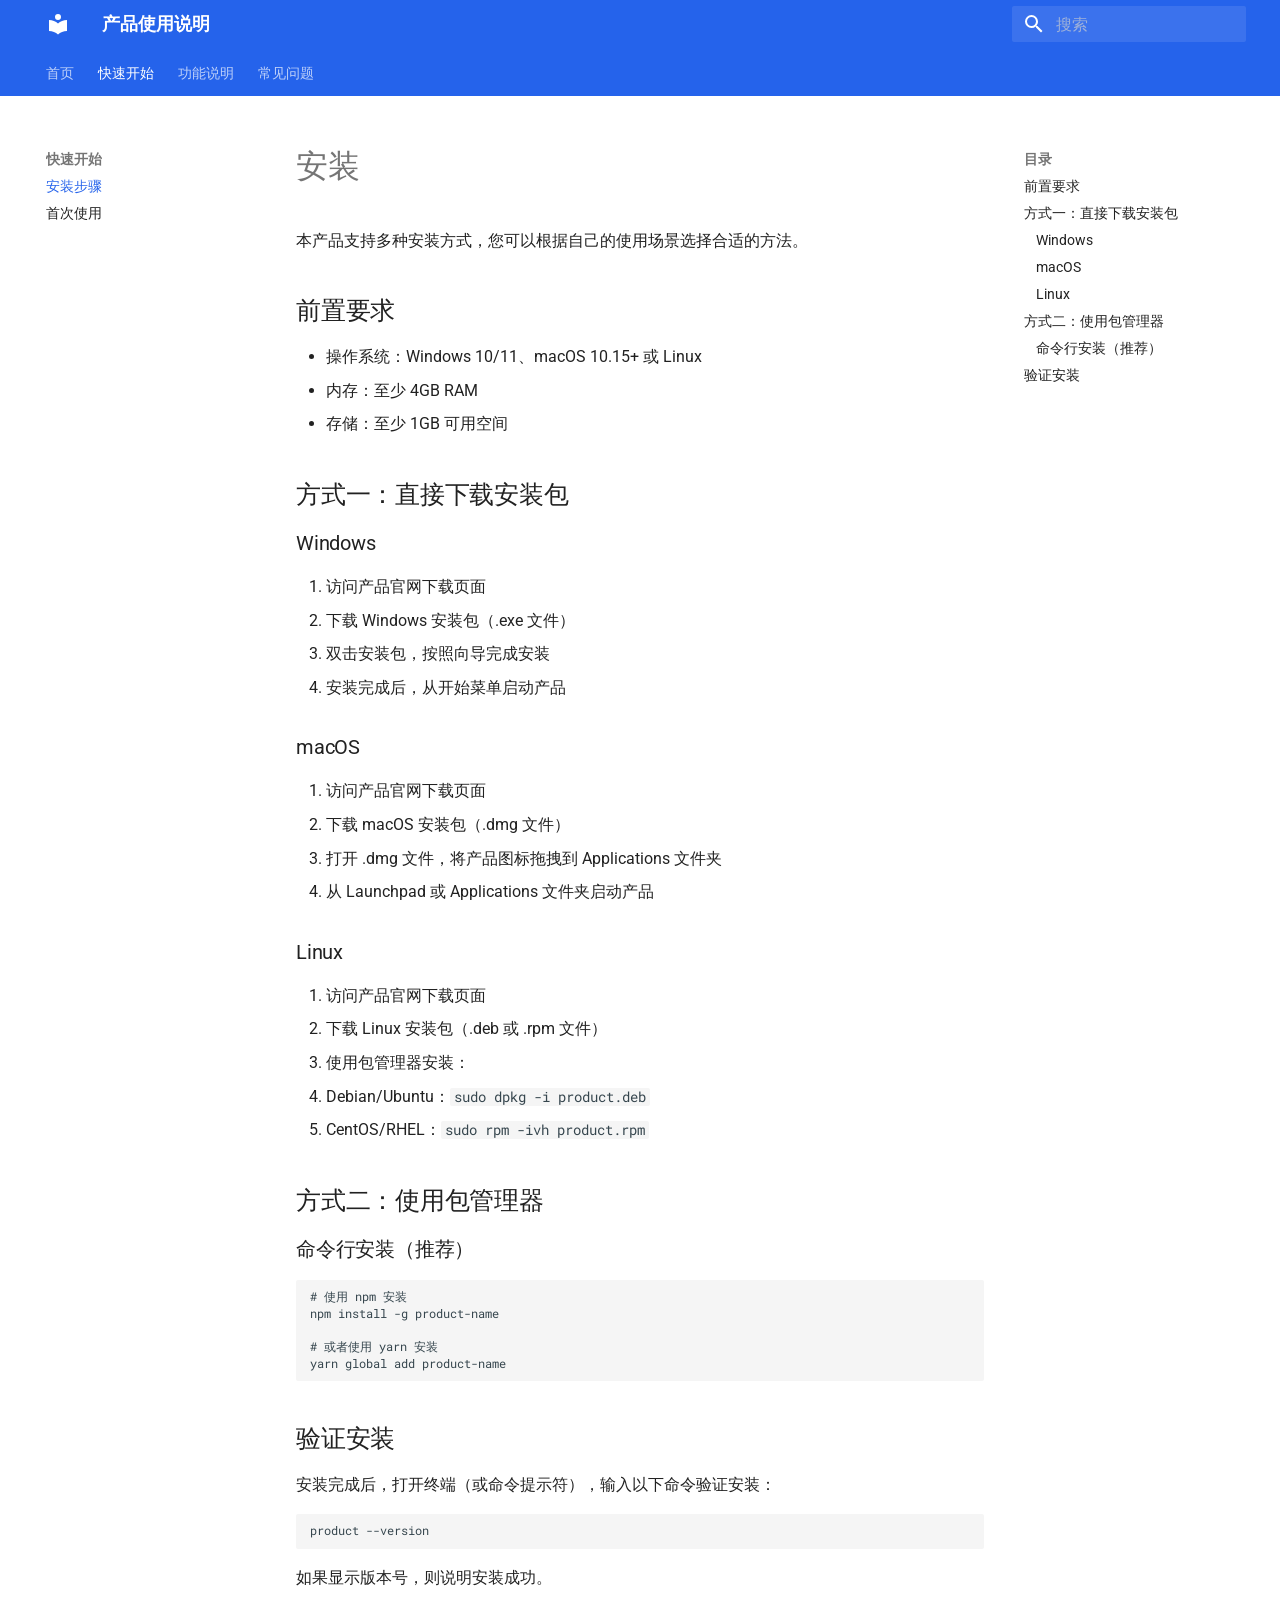
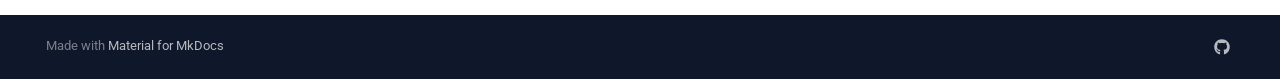
<file: site/快速开始/安装/index.html>
<!doctype html>
<html lang="zh" class="no-js">
  <head>
    
      <meta charset="utf-8">
      <meta name="viewport" content="width=device-width,initial-scale=1">
      
        <meta name="description" content="规范化的产品使用文档">
      
      
      
        <link rel="canonical" href="https://你的用户名.github.io/product-manual/%E5%BF%AB%E9%80%9F%E5%BC%80%E5%A7%8B/%E5%AE%89%E8%A3%85/">
      
      
        <link rel="prev" href="../..">
      
      
        <link rel="next" href="../%E9%A6%96%E6%AC%A1%E4%BD%BF%E7%94%A8/">
      
      
        
      
      
      <link rel="icon" href="../../assets/images/favicon.png">
      <meta name="generator" content="mkdocs-1.6.1, mkdocs-material-9.7.1">
    
    
      
        <title>安装步骤 - 产品使用说明</title>
      
    
    
      <link rel="stylesheet" href="../../assets/stylesheets/main.484c7ddc.min.css">
      
      


    
    
      
    
    
      
        
        
        <link rel="preconnect" href="https://fonts.gstatic.com" crossorigin>
        <link rel="stylesheet" href="https://fonts.googleapis.com/css?family=Roboto:300,300i,400,400i,700,700i%7CRoboto+Mono:400,400i,700,700i&display=fallback">
        <style>:root{--md-text-font:"Roboto";--md-code-font:"Roboto Mono"}</style>
      
    
    
      <link rel="stylesheet" href="../../stylesheets/extra.css">
    
    <script>__md_scope=new URL("../..",location),__md_hash=e=>[...e].reduce(((e,_)=>(e<<5)-e+_.charCodeAt(0)),0),__md_get=(e,_=localStorage,t=__md_scope)=>JSON.parse(_.getItem(t.pathname+"."+e)),__md_set=(e,_,t=localStorage,a=__md_scope)=>{try{t.setItem(a.pathname+"."+e,JSON.stringify(_))}catch(e){}}</script>
    
      

    
    
  </head>
  
  
    <body dir="ltr">
  
    
    <input class="md-toggle" data-md-toggle="drawer" type="checkbox" id="__drawer" autocomplete="off">
    <input class="md-toggle" data-md-toggle="search" type="checkbox" id="__search" autocomplete="off">
    <label class="md-overlay" for="__drawer"></label>
    <div data-md-component="skip">
      
        
        <a href="#_1" class="md-skip">
          跳转至
        </a>
      
    </div>
    <div data-md-component="announce">
      
    </div>
    
    
      

<header class="md-header" data-md-component="header">
  <nav class="md-header__inner md-grid" aria-label="页眉">
    <a href="../.." title="产品使用说明" class="md-header__button md-logo" aria-label="产品使用说明" data-md-component="logo">
      
  
  <svg xmlns="http://www.w3.org/2000/svg" viewBox="0 0 24 24"><path d="M12 8a3 3 0 0 0 3-3 3 3 0 0 0-3-3 3 3 0 0 0-3 3 3 3 0 0 0 3 3m0 3.54C9.64 9.35 6.5 8 3 8v11c3.5 0 6.64 1.35 9 3.54 2.36-2.19 5.5-3.54 9-3.54V8c-3.5 0-6.64 1.35-9 3.54"/></svg>

    </a>
    <label class="md-header__button md-icon" for="__drawer">
      
      <svg xmlns="http://www.w3.org/2000/svg" viewBox="0 0 24 24"><path d="M3 6h18v2H3zm0 5h18v2H3zm0 5h18v2H3z"/></svg>
    </label>
    <div class="md-header__title" data-md-component="header-title">
      <div class="md-header__ellipsis">
        <div class="md-header__topic">
          <span class="md-ellipsis">
            产品使用说明
          </span>
        </div>
        <div class="md-header__topic" data-md-component="header-topic">
          <span class="md-ellipsis">
            
              安装步骤
            
          </span>
        </div>
      </div>
    </div>
    
    
      <script>var palette=__md_get("__palette");if(palette&&palette.color){if("(prefers-color-scheme)"===palette.color.media){var media=matchMedia("(prefers-color-scheme: light)"),input=document.querySelector(media.matches?"[data-md-color-media='(prefers-color-scheme: light)']":"[data-md-color-media='(prefers-color-scheme: dark)']");palette.color.media=input.getAttribute("data-md-color-media"),palette.color.scheme=input.getAttribute("data-md-color-scheme"),palette.color.primary=input.getAttribute("data-md-color-primary"),palette.color.accent=input.getAttribute("data-md-color-accent")}for(var[key,value]of Object.entries(palette.color))document.body.setAttribute("data-md-color-"+key,value)}</script>
    
    
    
      
      
        <label class="md-header__button md-icon" for="__search">
          
          <svg xmlns="http://www.w3.org/2000/svg" viewBox="0 0 24 24"><path d="M9.5 3A6.5 6.5 0 0 1 16 9.5c0 1.61-.59 3.09-1.56 4.23l.27.27h.79l5 5-1.5 1.5-5-5v-.79l-.27-.27A6.52 6.52 0 0 1 9.5 16 6.5 6.5 0 0 1 3 9.5 6.5 6.5 0 0 1 9.5 3m0 2C7 5 5 7 5 9.5S7 14 9.5 14 14 12 14 9.5 12 5 9.5 5"/></svg>
        </label>
        <div class="md-search" data-md-component="search" role="dialog">
  <label class="md-search__overlay" for="__search"></label>
  <div class="md-search__inner" role="search">
    <form class="md-search__form" name="search">
      <input type="text" class="md-search__input" name="query" aria-label="搜索" placeholder="搜索" autocapitalize="off" autocorrect="off" autocomplete="off" spellcheck="false" data-md-component="search-query" required>
      <label class="md-search__icon md-icon" for="__search">
        
        <svg xmlns="http://www.w3.org/2000/svg" viewBox="0 0 24 24"><path d="M9.5 3A6.5 6.5 0 0 1 16 9.5c0 1.61-.59 3.09-1.56 4.23l.27.27h.79l5 5-1.5 1.5-5-5v-.79l-.27-.27A6.52 6.52 0 0 1 9.5 16 6.5 6.5 0 0 1 3 9.5 6.5 6.5 0 0 1 9.5 3m0 2C7 5 5 7 5 9.5S7 14 9.5 14 14 12 14 9.5 12 5 9.5 5"/></svg>
        
        <svg xmlns="http://www.w3.org/2000/svg" viewBox="0 0 24 24"><path d="M20 11v2H8l5.5 5.5-1.42 1.42L4.16 12l7.92-7.92L13.5 5.5 8 11z"/></svg>
      </label>
      <nav class="md-search__options" aria-label="查找">
        
          <a href="javascript:void(0)" class="md-search__icon md-icon" title="分享" aria-label="分享" data-clipboard data-clipboard-text="" data-md-component="search-share" tabindex="-1">
            
            <svg xmlns="http://www.w3.org/2000/svg" viewBox="0 0 24 24"><path d="M18 16.08c-.76 0-1.44.3-1.96.77L8.91 12.7c.05-.23.09-.46.09-.7s-.04-.47-.09-.7l7.05-4.11c.54.5 1.25.81 2.04.81a3 3 0 0 0 3-3 3 3 0 0 0-3-3 3 3 0 0 0-3 3c0 .24.04.47.09.7L8.04 9.81C7.5 9.31 6.79 9 6 9a3 3 0 0 0-3 3 3 3 0 0 0 3 3c.79 0 1.5-.31 2.04-.81l7.12 4.15c-.05.21-.08.43-.08.66 0 1.61 1.31 2.91 2.92 2.91s2.92-1.3 2.92-2.91A2.92 2.92 0 0 0 18 16.08"/></svg>
          </a>
        
        <button type="reset" class="md-search__icon md-icon" title="清空当前内容" aria-label="清空当前内容" tabindex="-1">
          
          <svg xmlns="http://www.w3.org/2000/svg" viewBox="0 0 24 24"><path d="M19 6.41 17.59 5 12 10.59 6.41 5 5 6.41 10.59 12 5 17.59 6.41 19 12 13.41 17.59 19 19 17.59 13.41 12z"/></svg>
        </button>
      </nav>
      
        <div class="md-search__suggest" data-md-component="search-suggest"></div>
      
    </form>
    <div class="md-search__output">
      <div class="md-search__scrollwrap" tabindex="0" data-md-scrollfix>
        <div class="md-search-result" data-md-component="search-result">
          <div class="md-search-result__meta">
            正在初始化搜索引擎
          </div>
          <ol class="md-search-result__list" role="presentation"></ol>
        </div>
      </div>
    </div>
  </div>
</div>
      
    
    
  </nav>
  
</header>
    
    <div class="md-container" data-md-component="container">
      
      
        
          
            
<nav class="md-tabs" aria-label="标签" data-md-component="tabs">
  <div class="md-grid">
    <ul class="md-tabs__list">
      
        
  
  
  
  
    <li class="md-tabs__item">
      <a href="../.." class="md-tabs__link">
        
  
  
    
  
  首页

      </a>
    </li>
  

      
        
  
  
  
    
  
  
    
    
      <li class="md-tabs__item md-tabs__item--active">
        <a href="./" class="md-tabs__link">
          
  
  
  快速开始

        </a>
      </li>
    
  

      
        
  
  
  
  
    
    
      <li class="md-tabs__item">
        <a href="../../%E5%8A%9F%E8%83%BD%E8%AF%B4%E6%98%8E/%E6%A0%B8%E5%BF%83%E5%8A%9F%E8%83%BD/" class="md-tabs__link">
          
  
  
  功能说明

        </a>
      </li>
    
  

      
        
  
  
  
  
    <li class="md-tabs__item">
      <a href="../../faq/" class="md-tabs__link">
        
  
  
    
  
  常见问题

      </a>
    </li>
  

      
    </ul>
  </div>
</nav>
          
        
      
      <main class="md-main" data-md-component="main">
        <div class="md-main__inner md-grid">
          
            
              
              <div class="md-sidebar md-sidebar--primary" data-md-component="sidebar" data-md-type="navigation" >
                <div class="md-sidebar__scrollwrap">
                  <div class="md-sidebar__inner">
                    


  


<nav class="md-nav md-nav--primary md-nav--lifted" aria-label="导航栏" data-md-level="0">
  <label class="md-nav__title" for="__drawer">
    <a href="../.." title="产品使用说明" class="md-nav__button md-logo" aria-label="产品使用说明" data-md-component="logo">
      
  
  <svg xmlns="http://www.w3.org/2000/svg" viewBox="0 0 24 24"><path d="M12 8a3 3 0 0 0 3-3 3 3 0 0 0-3-3 3 3 0 0 0-3 3 3 3 0 0 0 3 3m0 3.54C9.64 9.35 6.5 8 3 8v11c3.5 0 6.64 1.35 9 3.54 2.36-2.19 5.5-3.54 9-3.54V8c-3.5 0-6.64 1.35-9 3.54"/></svg>

    </a>
    产品使用说明
  </label>
  
  <ul class="md-nav__list" data-md-scrollfix>
    
      
      
  
  
  
  
    <li class="md-nav__item">
      <a href="../.." class="md-nav__link">
        
  
  
  <span class="md-ellipsis">
    
  
    首页
  

    
  </span>
  
  

      </a>
    </li>
  

    
      
      
  
  
    
  
  
  
    
    
    
    
      
        
        
      
      
    
    
    <li class="md-nav__item md-nav__item--active md-nav__item--section md-nav__item--nested">
      
        
        
        <input class="md-nav__toggle md-toggle " type="checkbox" id="__nav_2" checked>
        
          
          <label class="md-nav__link" for="__nav_2" id="__nav_2_label" tabindex="">
            
  
  
  <span class="md-ellipsis">
    
  
    快速开始
  

    
  </span>
  
  

            <span class="md-nav__icon md-icon"></span>
          </label>
        
        <nav class="md-nav" data-md-level="1" aria-labelledby="__nav_2_label" aria-expanded="true">
          <label class="md-nav__title" for="__nav_2">
            <span class="md-nav__icon md-icon"></span>
            
  
    快速开始
  

          </label>
          <ul class="md-nav__list" data-md-scrollfix>
            
              
                
  
  
    
  
  
  
    <li class="md-nav__item md-nav__item--active">
      
      <input class="md-nav__toggle md-toggle" type="checkbox" id="__toc">
      
      
        
      
      
        <label class="md-nav__link md-nav__link--active" for="__toc">
          
  
  
  <span class="md-ellipsis">
    
  
    安装步骤
  

    
  </span>
  
  

          <span class="md-nav__icon md-icon"></span>
        </label>
      
      <a href="./" class="md-nav__link md-nav__link--active">
        
  
  
  <span class="md-ellipsis">
    
  
    安装步骤
  

    
  </span>
  
  

      </a>
      
        

<nav class="md-nav md-nav--secondary" aria-label="目录">
  
  
  
    
  
  
    <label class="md-nav__title" for="__toc">
      <span class="md-nav__icon md-icon"></span>
      目录
    </label>
    <ul class="md-nav__list" data-md-component="toc" data-md-scrollfix>
      
        <li class="md-nav__item">
  <a href="#_2" class="md-nav__link">
    <span class="md-ellipsis">
      
        前置要求
      
    </span>
  </a>
  
</li>
      
        <li class="md-nav__item">
  <a href="#_3" class="md-nav__link">
    <span class="md-ellipsis">
      
        方式一：直接下载安装包
      
    </span>
  </a>
  
    <nav class="md-nav" aria-label="方式一：直接下载安装包">
      <ul class="md-nav__list">
        
          <li class="md-nav__item">
  <a href="#windows" class="md-nav__link">
    <span class="md-ellipsis">
      
        Windows
      
    </span>
  </a>
  
</li>
        
          <li class="md-nav__item">
  <a href="#macos" class="md-nav__link">
    <span class="md-ellipsis">
      
        macOS
      
    </span>
  </a>
  
</li>
        
          <li class="md-nav__item">
  <a href="#linux" class="md-nav__link">
    <span class="md-ellipsis">
      
        Linux
      
    </span>
  </a>
  
</li>
        
      </ul>
    </nav>
  
</li>
      
        <li class="md-nav__item">
  <a href="#_4" class="md-nav__link">
    <span class="md-ellipsis">
      
        方式二：使用包管理器
      
    </span>
  </a>
  
    <nav class="md-nav" aria-label="方式二：使用包管理器">
      <ul class="md-nav__list">
        
          <li class="md-nav__item">
  <a href="#_5" class="md-nav__link">
    <span class="md-ellipsis">
      
        命令行安装（推荐）
      
    </span>
  </a>
  
</li>
        
      </ul>
    </nav>
  
</li>
      
        <li class="md-nav__item">
  <a href="#_6" class="md-nav__link">
    <span class="md-ellipsis">
      
        验证安装
      
    </span>
  </a>
  
</li>
      
    </ul>
  
</nav>
      
    </li>
  

              
            
              
                
  
  
  
  
    <li class="md-nav__item">
      <a href="../%E9%A6%96%E6%AC%A1%E4%BD%BF%E7%94%A8/" class="md-nav__link">
        
  
  
  <span class="md-ellipsis">
    
  
    首次使用
  

    
  </span>
  
  

      </a>
    </li>
  

              
            
          </ul>
        </nav>
      
    </li>
  

    
      
      
  
  
  
  
    
    
    
    
      
      
    
    
    <li class="md-nav__item md-nav__item--nested">
      
        
        
          
        
        <input class="md-nav__toggle md-toggle md-toggle--indeterminate" type="checkbox" id="__nav_3" >
        
          
          <label class="md-nav__link" for="__nav_3" id="__nav_3_label" tabindex="0">
            
  
  
  <span class="md-ellipsis">
    
  
    功能说明
  

    
  </span>
  
  

            <span class="md-nav__icon md-icon"></span>
          </label>
        
        <nav class="md-nav" data-md-level="1" aria-labelledby="__nav_3_label" aria-expanded="false">
          <label class="md-nav__title" for="__nav_3">
            <span class="md-nav__icon md-icon"></span>
            
  
    功能说明
  

          </label>
          <ul class="md-nav__list" data-md-scrollfix>
            
              
                
  
  
  
  
    <li class="md-nav__item">
      <a href="../../%E5%8A%9F%E8%83%BD%E8%AF%B4%E6%98%8E/%E6%A0%B8%E5%BF%83%E5%8A%9F%E8%83%BD/" class="md-nav__link">
        
  
  
  <span class="md-ellipsis">
    
  
    核心功能
  

    
  </span>
  
  

      </a>
    </li>
  

              
            
              
                
  
  
  
  
    <li class="md-nav__item">
      <a href="../../%E5%8A%9F%E8%83%BD%E8%AF%B4%E6%98%8E/%E9%AB%98%E7%BA%A7%E9%85%8D%E7%BD%AE/" class="md-nav__link">
        
  
  
  <span class="md-ellipsis">
    
  
    高级配置
  

    
  </span>
  
  

      </a>
    </li>
  

              
            
          </ul>
        </nav>
      
    </li>
  

    
      
      
  
  
  
  
    <li class="md-nav__item">
      <a href="../../faq/" class="md-nav__link">
        
  
  
  <span class="md-ellipsis">
    
  
    常见问题
  

    
  </span>
  
  

      </a>
    </li>
  

    
  </ul>
</nav>
                  </div>
                </div>
              </div>
            
            
              
              <div class="md-sidebar md-sidebar--secondary" data-md-component="sidebar" data-md-type="toc" >
                <div class="md-sidebar__scrollwrap">
                  <div class="md-sidebar__inner">
                    

<nav class="md-nav md-nav--secondary" aria-label="目录">
  
  
  
    
  
  
    <label class="md-nav__title" for="__toc">
      <span class="md-nav__icon md-icon"></span>
      目录
    </label>
    <ul class="md-nav__list" data-md-component="toc" data-md-scrollfix>
      
        <li class="md-nav__item">
  <a href="#_2" class="md-nav__link">
    <span class="md-ellipsis">
      
        前置要求
      
    </span>
  </a>
  
</li>
      
        <li class="md-nav__item">
  <a href="#_3" class="md-nav__link">
    <span class="md-ellipsis">
      
        方式一：直接下载安装包
      
    </span>
  </a>
  
    <nav class="md-nav" aria-label="方式一：直接下载安装包">
      <ul class="md-nav__list">
        
          <li class="md-nav__item">
  <a href="#windows" class="md-nav__link">
    <span class="md-ellipsis">
      
        Windows
      
    </span>
  </a>
  
</li>
        
          <li class="md-nav__item">
  <a href="#macos" class="md-nav__link">
    <span class="md-ellipsis">
      
        macOS
      
    </span>
  </a>
  
</li>
        
          <li class="md-nav__item">
  <a href="#linux" class="md-nav__link">
    <span class="md-ellipsis">
      
        Linux
      
    </span>
  </a>
  
</li>
        
      </ul>
    </nav>
  
</li>
      
        <li class="md-nav__item">
  <a href="#_4" class="md-nav__link">
    <span class="md-ellipsis">
      
        方式二：使用包管理器
      
    </span>
  </a>
  
    <nav class="md-nav" aria-label="方式二：使用包管理器">
      <ul class="md-nav__list">
        
          <li class="md-nav__item">
  <a href="#_5" class="md-nav__link">
    <span class="md-ellipsis">
      
        命令行安装（推荐）
      
    </span>
  </a>
  
</li>
        
      </ul>
    </nav>
  
</li>
      
        <li class="md-nav__item">
  <a href="#_6" class="md-nav__link">
    <span class="md-ellipsis">
      
        验证安装
      
    </span>
  </a>
  
</li>
      
    </ul>
  
</nav>
                  </div>
                </div>
              </div>
            
          
          
            <div class="md-content" data-md-component="content">
              
              <article class="md-content__inner md-typeset">
                
                  



<h1 id="_1">安装</h1>
<p>本产品支持多种安装方式，您可以根据自己的使用场景选择合适的方法。</p>
<h2 id="_2">前置要求</h2>
<ul>
<li>操作系统：Windows 10/11、macOS 10.15+ 或 Linux</li>
<li>内存：至少 4GB RAM</li>
<li>存储：至少 1GB 可用空间</li>
</ul>
<h2 id="_3">方式一：直接下载安装包</h2>
<h3 id="windows">Windows</h3>
<ol>
<li>访问产品官网下载页面</li>
<li>下载 Windows 安装包（.exe 文件）</li>
<li>双击安装包，按照向导完成安装</li>
<li>安装完成后，从开始菜单启动产品</li>
</ol>
<h3 id="macos">macOS</h3>
<ol>
<li>访问产品官网下载页面</li>
<li>下载 macOS 安装包（.dmg 文件）</li>
<li>打开 .dmg 文件，将产品图标拖拽到 Applications 文件夹</li>
<li>从 Launchpad 或 Applications 文件夹启动产品</li>
</ol>
<h3 id="linux">Linux</h3>
<ol>
<li>访问产品官网下载页面</li>
<li>下载 Linux 安装包（.deb 或 .rpm 文件）</li>
<li>使用包管理器安装：</li>
<li>Debian/Ubuntu：<code>sudo dpkg -i product.deb</code></li>
<li>CentOS/RHEL：<code>sudo rpm -ivh product.rpm</code></li>
</ol>
<h2 id="_4">方式二：使用包管理器</h2>
<h3 id="_5">命令行安装（推荐）</h3>
<pre><code class="language-bash"># 使用 npm 安装
npm install -g product-name

# 或者使用 yarn 安装
yarn global add product-name
</code></pre>
<h2 id="_6">验证安装</h2>
<p>安装完成后，打开终端（或命令提示符），输入以下命令验证安装：</p>
<pre><code class="language-bash">product --version
</code></pre>
<p>如果显示版本号，则说明安装成功。</p>












                
              </article>
            </div>
          
          
<script>var target=document.getElementById(location.hash.slice(1));target&&target.name&&(target.checked=target.name.startsWith("__tabbed_"))</script>
        </div>
        
      </main>
      
        <footer class="md-footer">
  
  <div class="md-footer-meta md-typeset">
    <div class="md-footer-meta__inner md-grid">
      <div class="md-copyright">
  
  
    Made with
    <a href="https://squidfunk.github.io/mkdocs-material/" target="_blank" rel="noopener">
      Material for MkDocs
    </a>
  
</div>
      
        
<div class="md-social">
  
    
    
    
    
      
      
    
    <a href="https://github.com/你的用户名" target="_blank" rel="noopener" title="github.com" class="md-social__link">
      <svg xmlns="http://www.w3.org/2000/svg" viewBox="0 0 512 512"><!--! Font Awesome Free 7.1.0 by @fontawesome - https://fontawesome.com License - https://fontawesome.com/license/free (Icons: CC BY 4.0, Fonts: SIL OFL 1.1, Code: MIT License) Copyright 2025 Fonticons, Inc.--><path d="M173.9 397.4c0 2-2.3 3.6-5.2 3.6-3.3.3-5.6-1.3-5.6-3.6 0-2 2.3-3.6 5.2-3.6 3-.3 5.6 1.3 5.6 3.6m-31.1-4.5c-.7 2 1.3 4.3 4.3 4.9 2.6 1 5.6 0 6.2-2s-1.3-4.3-4.3-5.2c-2.6-.7-5.5.3-6.2 2.3m44.2-1.7c-2.9.7-4.9 2.6-4.6 4.9.3 2 2.9 3.3 5.9 2.6 2.9-.7 4.9-2.6 4.6-4.6-.3-1.9-3-3.2-5.9-2.9M252.8 8C114.1 8 8 113.3 8 252c0 110.9 69.8 205.8 169.5 239.2 12.8 2.3 17.3-5.6 17.3-12.1 0-6.2-.3-40.4-.3-61.4 0 0-70 15-84.7-29.8 0 0-11.4-29.1-27.8-36.6 0 0-22.9-15.7 1.6-15.4 0 0 24.9 2 38.6 25.8 21.9 38.6 58.6 27.5 72.9 20.9 2.3-16 8.8-27.1 16-33.7-55.9-6.2-112.3-14.3-112.3-110.5 0-27.5 7.6-41.3 23.6-58.9-2.6-6.5-11.1-33.3 2.6-67.9 20.9-6.5 69 27 69 27 20-5.6 41.5-8.5 62.8-8.5s42.8 2.9 62.8 8.5c0 0 48.1-33.6 69-27 13.7 34.7 5.2 61.4 2.6 67.9 16 17.7 25.8 31.5 25.8 58.9 0 96.5-58.9 104.2-114.8 110.5 9.2 7.9 17 22.9 17 46.4 0 33.7-.3 75.4-.3 83.6 0 6.5 4.6 14.4 17.3 12.1C436.2 457.8 504 362.9 504 252 504 113.3 391.5 8 252.8 8M105.2 352.9c-1.3 1-1 3.3.7 5.2 1.6 1.6 3.9 2.3 5.2 1 1.3-1 1-3.3-.7-5.2-1.6-1.6-3.9-2.3-5.2-1m-10.8-8.1c-.7 1.3.3 2.9 2.3 3.9 1.6 1 3.6.7 4.3-.7.7-1.3-.3-2.9-2.3-3.9-2-.6-3.6-.3-4.3.7m32.4 35.6c-1.6 1.3-1 4.3 1.3 6.2 2.3 2.3 5.2 2.6 6.5 1 1.3-1.3.7-4.3-1.3-6.2-2.2-2.3-5.2-2.6-6.5-1m-11.4-14.7c-1.6 1-1.6 3.6 0 5.9s4.3 3.3 5.6 2.3c1.6-1.3 1.6-3.9 0-6.2-1.4-2.3-4-3.3-5.6-2"/></svg>
    </a>
  
</div>
      
    </div>
  </div>
</footer>
      
    </div>
    <div class="md-dialog" data-md-component="dialog">
      <div class="md-dialog__inner md-typeset"></div>
    </div>
    
    
    
      
      
      <script id="__config" type="application/json">{"annotate": null, "base": "../..", "features": ["navigation.expand", "navigation.tabs", "search.suggest", "search.highlight", "search.share"], "search": "../../assets/javascripts/workers/search.2c215733.min.js", "tags": null, "translations": {"clipboard.copied": "\u5df2\u590d\u5236", "clipboard.copy": "\u590d\u5236", "search.result.more.one": "\u5728\u8be5\u9875\u4e0a\u8fd8\u6709 1 \u4e2a\u7b26\u5408\u6761\u4ef6\u7684\u7ed3\u679c", "search.result.more.other": "\u5728\u8be5\u9875\u4e0a\u8fd8\u6709 # \u4e2a\u7b26\u5408\u6761\u4ef6\u7684\u7ed3\u679c", "search.result.none": "\u6ca1\u6709\u627e\u5230\u7b26\u5408\u6761\u4ef6\u7684\u7ed3\u679c", "search.result.one": "\u627e\u5230 1 \u4e2a\u7b26\u5408\u6761\u4ef6\u7684\u7ed3\u679c", "search.result.other": "# \u4e2a\u7b26\u5408\u6761\u4ef6\u7684\u7ed3\u679c", "search.result.placeholder": "\u952e\u5165\u4ee5\u5f00\u59cb\u641c\u7d22", "search.result.term.missing": "\u7f3a\u5c11", "select.version": "\u9009\u62e9\u5f53\u524d\u7248\u672c"}, "version": null}</script>
    
    
      <script src="../../assets/javascripts/bundle.79ae519e.min.js"></script>
      
    
  </body>
</html>
</file>
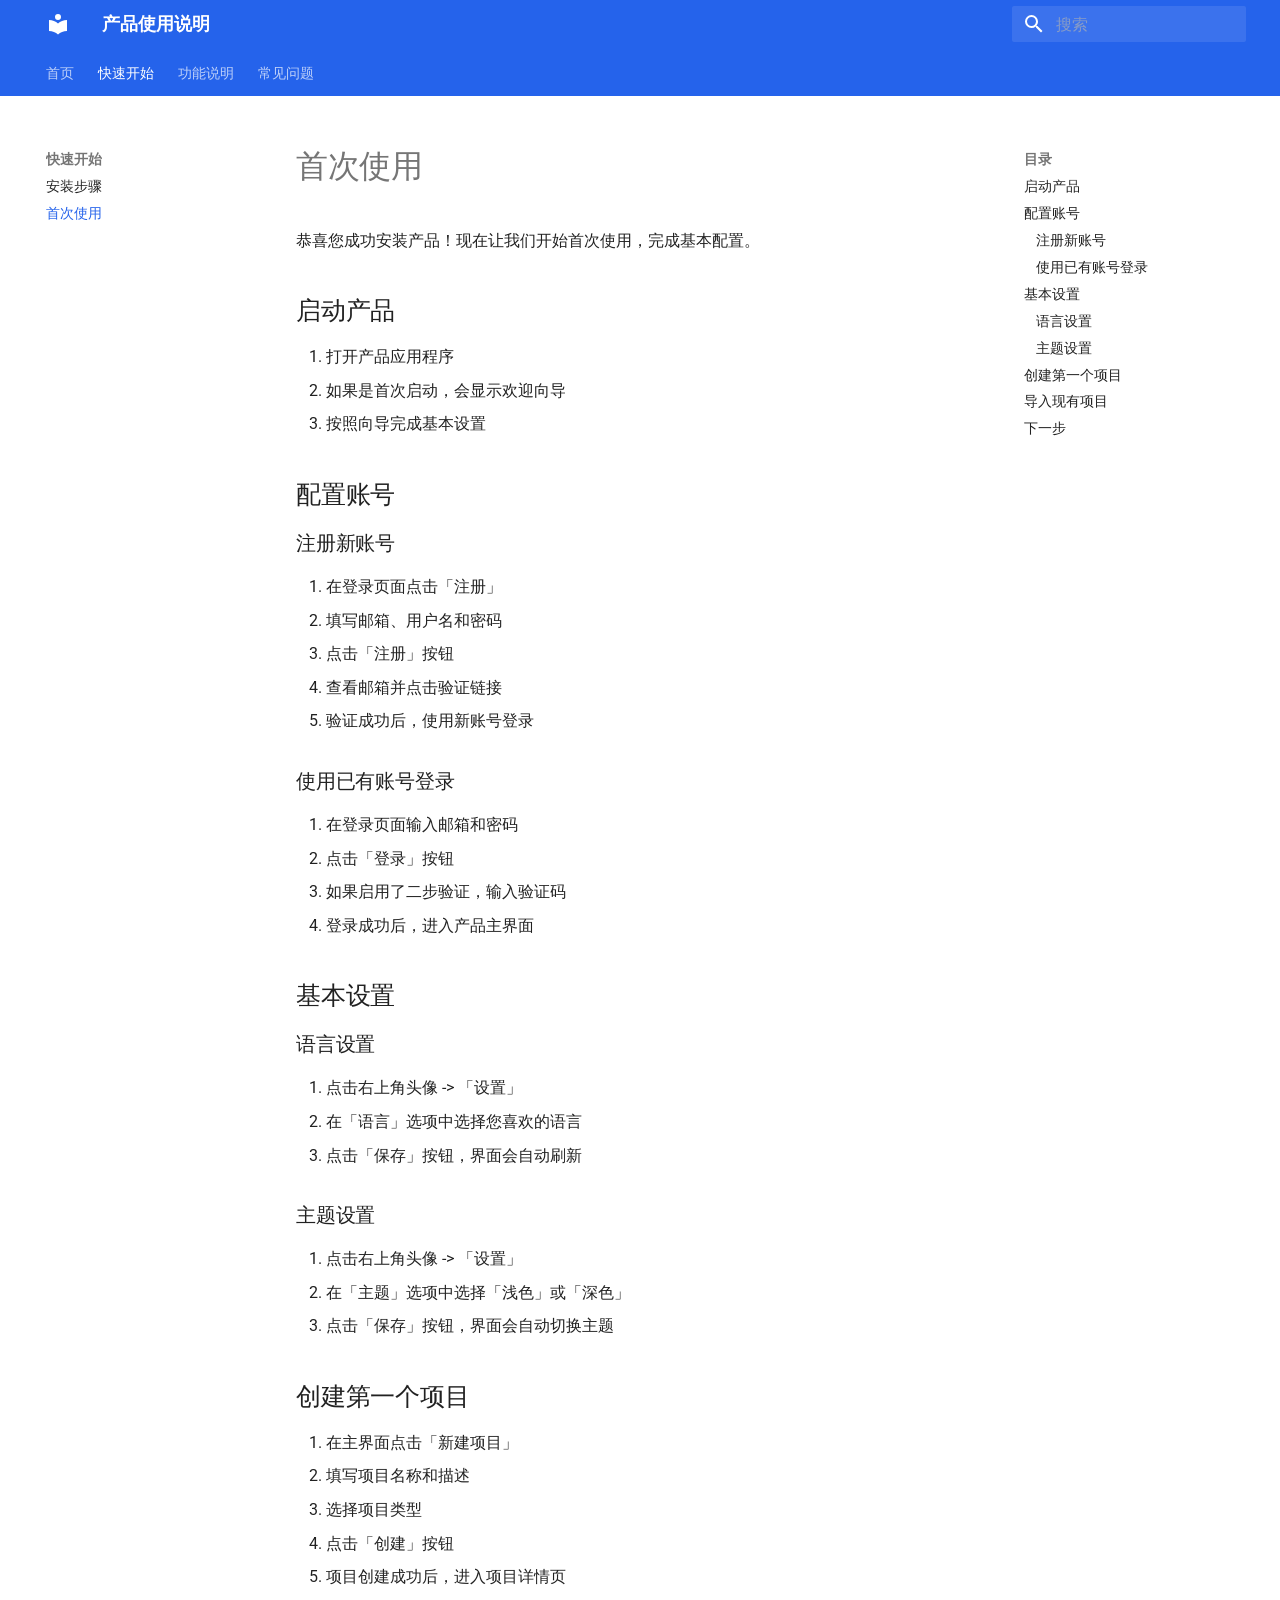
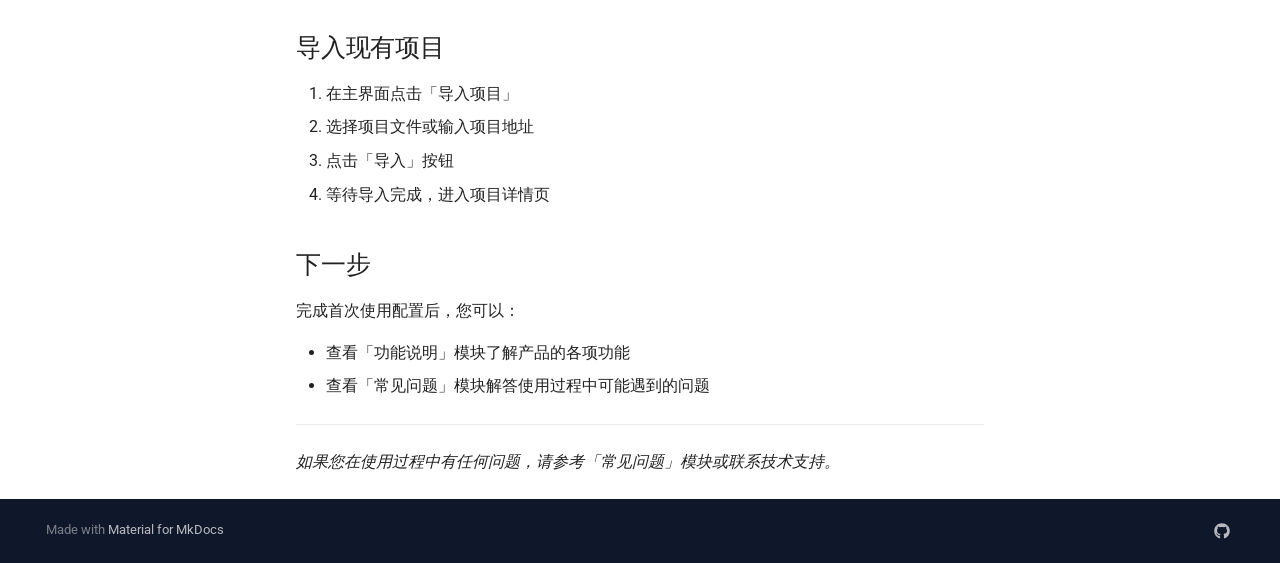
<file: site/快速开始/首次使用/index.html>
<!doctype html>
<html lang="zh" class="no-js">
  <head>
    
      <meta charset="utf-8">
      <meta name="viewport" content="width=device-width,initial-scale=1">
      
        <meta name="description" content="规范化的产品使用文档">
      
      
      
        <link rel="canonical" href="https://你的用户名.github.io/product-manual/%E5%BF%AB%E9%80%9F%E5%BC%80%E5%A7%8B/%E9%A6%96%E6%AC%A1%E4%BD%BF%E7%94%A8/">
      
      
        <link rel="prev" href="../%E5%AE%89%E8%A3%85/">
      
      
        <link rel="next" href="../../%E5%8A%9F%E8%83%BD%E8%AF%B4%E6%98%8E/%E6%A0%B8%E5%BF%83%E5%8A%9F%E8%83%BD/">
      
      
        
      
      
      <link rel="icon" href="../../assets/images/favicon.png">
      <meta name="generator" content="mkdocs-1.6.1, mkdocs-material-9.7.1">
    
    
      
        <title>首次使用 - 产品使用说明</title>
      
    
    
      <link rel="stylesheet" href="../../assets/stylesheets/main.484c7ddc.min.css">
      
      


    
    
      
    
    
      
        
        
        <link rel="preconnect" href="https://fonts.gstatic.com" crossorigin>
        <link rel="stylesheet" href="https://fonts.googleapis.com/css?family=Roboto:300,300i,400,400i,700,700i%7CRoboto+Mono:400,400i,700,700i&display=fallback">
        <style>:root{--md-text-font:"Roboto";--md-code-font:"Roboto Mono"}</style>
      
    
    
      <link rel="stylesheet" href="../../stylesheets/extra.css">
    
    <script>__md_scope=new URL("../..",location),__md_hash=e=>[...e].reduce(((e,_)=>(e<<5)-e+_.charCodeAt(0)),0),__md_get=(e,_=localStorage,t=__md_scope)=>JSON.parse(_.getItem(t.pathname+"."+e)),__md_set=(e,_,t=localStorage,a=__md_scope)=>{try{t.setItem(a.pathname+"."+e,JSON.stringify(_))}catch(e){}}</script>
    
      

    
    
  </head>
  
  
    <body dir="ltr">
  
    
    <input class="md-toggle" data-md-toggle="drawer" type="checkbox" id="__drawer" autocomplete="off">
    <input class="md-toggle" data-md-toggle="search" type="checkbox" id="__search" autocomplete="off">
    <label class="md-overlay" for="__drawer"></label>
    <div data-md-component="skip">
      
        
        <a href="#_1" class="md-skip">
          跳转至
        </a>
      
    </div>
    <div data-md-component="announce">
      
    </div>
    
    
      

<header class="md-header" data-md-component="header">
  <nav class="md-header__inner md-grid" aria-label="页眉">
    <a href="../.." title="产品使用说明" class="md-header__button md-logo" aria-label="产品使用说明" data-md-component="logo">
      
  
  <svg xmlns="http://www.w3.org/2000/svg" viewBox="0 0 24 24"><path d="M12 8a3 3 0 0 0 3-3 3 3 0 0 0-3-3 3 3 0 0 0-3 3 3 3 0 0 0 3 3m0 3.54C9.64 9.35 6.5 8 3 8v11c3.5 0 6.64 1.35 9 3.54 2.36-2.19 5.5-3.54 9-3.54V8c-3.5 0-6.64 1.35-9 3.54"/></svg>

    </a>
    <label class="md-header__button md-icon" for="__drawer">
      
      <svg xmlns="http://www.w3.org/2000/svg" viewBox="0 0 24 24"><path d="M3 6h18v2H3zm0 5h18v2H3zm0 5h18v2H3z"/></svg>
    </label>
    <div class="md-header__title" data-md-component="header-title">
      <div class="md-header__ellipsis">
        <div class="md-header__topic">
          <span class="md-ellipsis">
            产品使用说明
          </span>
        </div>
        <div class="md-header__topic" data-md-component="header-topic">
          <span class="md-ellipsis">
            
              首次使用
            
          </span>
        </div>
      </div>
    </div>
    
    
      <script>var palette=__md_get("__palette");if(palette&&palette.color){if("(prefers-color-scheme)"===palette.color.media){var media=matchMedia("(prefers-color-scheme: light)"),input=document.querySelector(media.matches?"[data-md-color-media='(prefers-color-scheme: light)']":"[data-md-color-media='(prefers-color-scheme: dark)']");palette.color.media=input.getAttribute("data-md-color-media"),palette.color.scheme=input.getAttribute("data-md-color-scheme"),palette.color.primary=input.getAttribute("data-md-color-primary"),palette.color.accent=input.getAttribute("data-md-color-accent")}for(var[key,value]of Object.entries(palette.color))document.body.setAttribute("data-md-color-"+key,value)}</script>
    
    
    
      
      
        <label class="md-header__button md-icon" for="__search">
          
          <svg xmlns="http://www.w3.org/2000/svg" viewBox="0 0 24 24"><path d="M9.5 3A6.5 6.5 0 0 1 16 9.5c0 1.61-.59 3.09-1.56 4.23l.27.27h.79l5 5-1.5 1.5-5-5v-.79l-.27-.27A6.52 6.52 0 0 1 9.5 16 6.5 6.5 0 0 1 3 9.5 6.5 6.5 0 0 1 9.5 3m0 2C7 5 5 7 5 9.5S7 14 9.5 14 14 12 14 9.5 12 5 9.5 5"/></svg>
        </label>
        <div class="md-search" data-md-component="search" role="dialog">
  <label class="md-search__overlay" for="__search"></label>
  <div class="md-search__inner" role="search">
    <form class="md-search__form" name="search">
      <input type="text" class="md-search__input" name="query" aria-label="搜索" placeholder="搜索" autocapitalize="off" autocorrect="off" autocomplete="off" spellcheck="false" data-md-component="search-query" required>
      <label class="md-search__icon md-icon" for="__search">
        
        <svg xmlns="http://www.w3.org/2000/svg" viewBox="0 0 24 24"><path d="M9.5 3A6.5 6.5 0 0 1 16 9.5c0 1.61-.59 3.09-1.56 4.23l.27.27h.79l5 5-1.5 1.5-5-5v-.79l-.27-.27A6.52 6.52 0 0 1 9.5 16 6.5 6.5 0 0 1 3 9.5 6.5 6.5 0 0 1 9.5 3m0 2C7 5 5 7 5 9.5S7 14 9.5 14 14 12 14 9.5 12 5 9.5 5"/></svg>
        
        <svg xmlns="http://www.w3.org/2000/svg" viewBox="0 0 24 24"><path d="M20 11v2H8l5.5 5.5-1.42 1.42L4.16 12l7.92-7.92L13.5 5.5 8 11z"/></svg>
      </label>
      <nav class="md-search__options" aria-label="查找">
        
          <a href="javascript:void(0)" class="md-search__icon md-icon" title="分享" aria-label="分享" data-clipboard data-clipboard-text="" data-md-component="search-share" tabindex="-1">
            
            <svg xmlns="http://www.w3.org/2000/svg" viewBox="0 0 24 24"><path d="M18 16.08c-.76 0-1.44.3-1.96.77L8.91 12.7c.05-.23.09-.46.09-.7s-.04-.47-.09-.7l7.05-4.11c.54.5 1.25.81 2.04.81a3 3 0 0 0 3-3 3 3 0 0 0-3-3 3 3 0 0 0-3 3c0 .24.04.47.09.7L8.04 9.81C7.5 9.31 6.79 9 6 9a3 3 0 0 0-3 3 3 3 0 0 0 3 3c.79 0 1.5-.31 2.04-.81l7.12 4.15c-.05.21-.08.43-.08.66 0 1.61 1.31 2.91 2.92 2.91s2.92-1.3 2.92-2.91A2.92 2.92 0 0 0 18 16.08"/></svg>
          </a>
        
        <button type="reset" class="md-search__icon md-icon" title="清空当前内容" aria-label="清空当前内容" tabindex="-1">
          
          <svg xmlns="http://www.w3.org/2000/svg" viewBox="0 0 24 24"><path d="M19 6.41 17.59 5 12 10.59 6.41 5 5 6.41 10.59 12 5 17.59 6.41 19 12 13.41 17.59 19 19 17.59 13.41 12z"/></svg>
        </button>
      </nav>
      
        <div class="md-search__suggest" data-md-component="search-suggest"></div>
      
    </form>
    <div class="md-search__output">
      <div class="md-search__scrollwrap" tabindex="0" data-md-scrollfix>
        <div class="md-search-result" data-md-component="search-result">
          <div class="md-search-result__meta">
            正在初始化搜索引擎
          </div>
          <ol class="md-search-result__list" role="presentation"></ol>
        </div>
      </div>
    </div>
  </div>
</div>
      
    
    
  </nav>
  
</header>
    
    <div class="md-container" data-md-component="container">
      
      
        
          
            
<nav class="md-tabs" aria-label="标签" data-md-component="tabs">
  <div class="md-grid">
    <ul class="md-tabs__list">
      
        
  
  
  
  
    <li class="md-tabs__item">
      <a href="../.." class="md-tabs__link">
        
  
  
    
  
  首页

      </a>
    </li>
  

      
        
  
  
  
    
  
  
    
    
      <li class="md-tabs__item md-tabs__item--active">
        <a href="../%E5%AE%89%E8%A3%85/" class="md-tabs__link">
          
  
  
  快速开始

        </a>
      </li>
    
  

      
        
  
  
  
  
    
    
      <li class="md-tabs__item">
        <a href="../../%E5%8A%9F%E8%83%BD%E8%AF%B4%E6%98%8E/%E6%A0%B8%E5%BF%83%E5%8A%9F%E8%83%BD/" class="md-tabs__link">
          
  
  
  功能说明

        </a>
      </li>
    
  

      
        
  
  
  
  
    <li class="md-tabs__item">
      <a href="../../faq/" class="md-tabs__link">
        
  
  
    
  
  常见问题

      </a>
    </li>
  

      
    </ul>
  </div>
</nav>
          
        
      
      <main class="md-main" data-md-component="main">
        <div class="md-main__inner md-grid">
          
            
              
              <div class="md-sidebar md-sidebar--primary" data-md-component="sidebar" data-md-type="navigation" >
                <div class="md-sidebar__scrollwrap">
                  <div class="md-sidebar__inner">
                    


  


<nav class="md-nav md-nav--primary md-nav--lifted" aria-label="导航栏" data-md-level="0">
  <label class="md-nav__title" for="__drawer">
    <a href="../.." title="产品使用说明" class="md-nav__button md-logo" aria-label="产品使用说明" data-md-component="logo">
      
  
  <svg xmlns="http://www.w3.org/2000/svg" viewBox="0 0 24 24"><path d="M12 8a3 3 0 0 0 3-3 3 3 0 0 0-3-3 3 3 0 0 0-3 3 3 3 0 0 0 3 3m0 3.54C9.64 9.35 6.5 8 3 8v11c3.5 0 6.64 1.35 9 3.54 2.36-2.19 5.5-3.54 9-3.54V8c-3.5 0-6.64 1.35-9 3.54"/></svg>

    </a>
    产品使用说明
  </label>
  
  <ul class="md-nav__list" data-md-scrollfix>
    
      
      
  
  
  
  
    <li class="md-nav__item">
      <a href="../.." class="md-nav__link">
        
  
  
  <span class="md-ellipsis">
    
  
    首页
  

    
  </span>
  
  

      </a>
    </li>
  

    
      
      
  
  
    
  
  
  
    
    
    
    
      
        
        
      
      
    
    
    <li class="md-nav__item md-nav__item--active md-nav__item--section md-nav__item--nested">
      
        
        
        <input class="md-nav__toggle md-toggle " type="checkbox" id="__nav_2" checked>
        
          
          <label class="md-nav__link" for="__nav_2" id="__nav_2_label" tabindex="">
            
  
  
  <span class="md-ellipsis">
    
  
    快速开始
  

    
  </span>
  
  

            <span class="md-nav__icon md-icon"></span>
          </label>
        
        <nav class="md-nav" data-md-level="1" aria-labelledby="__nav_2_label" aria-expanded="true">
          <label class="md-nav__title" for="__nav_2">
            <span class="md-nav__icon md-icon"></span>
            
  
    快速开始
  

          </label>
          <ul class="md-nav__list" data-md-scrollfix>
            
              
                
  
  
  
  
    <li class="md-nav__item">
      <a href="../%E5%AE%89%E8%A3%85/" class="md-nav__link">
        
  
  
  <span class="md-ellipsis">
    
  
    安装步骤
  

    
  </span>
  
  

      </a>
    </li>
  

              
            
              
                
  
  
    
  
  
  
    <li class="md-nav__item md-nav__item--active">
      
      <input class="md-nav__toggle md-toggle" type="checkbox" id="__toc">
      
      
        
      
      
        <label class="md-nav__link md-nav__link--active" for="__toc">
          
  
  
  <span class="md-ellipsis">
    
  
    首次使用
  

    
  </span>
  
  

          <span class="md-nav__icon md-icon"></span>
        </label>
      
      <a href="./" class="md-nav__link md-nav__link--active">
        
  
  
  <span class="md-ellipsis">
    
  
    首次使用
  

    
  </span>
  
  

      </a>
      
        

<nav class="md-nav md-nav--secondary" aria-label="目录">
  
  
  
    
  
  
    <label class="md-nav__title" for="__toc">
      <span class="md-nav__icon md-icon"></span>
      目录
    </label>
    <ul class="md-nav__list" data-md-component="toc" data-md-scrollfix>
      
        <li class="md-nav__item">
  <a href="#_2" class="md-nav__link">
    <span class="md-ellipsis">
      
        启动产品
      
    </span>
  </a>
  
</li>
      
        <li class="md-nav__item">
  <a href="#_3" class="md-nav__link">
    <span class="md-ellipsis">
      
        配置账号
      
    </span>
  </a>
  
    <nav class="md-nav" aria-label="配置账号">
      <ul class="md-nav__list">
        
          <li class="md-nav__item">
  <a href="#_4" class="md-nav__link">
    <span class="md-ellipsis">
      
        注册新账号
      
    </span>
  </a>
  
</li>
        
          <li class="md-nav__item">
  <a href="#_5" class="md-nav__link">
    <span class="md-ellipsis">
      
        使用已有账号登录
      
    </span>
  </a>
  
</li>
        
      </ul>
    </nav>
  
</li>
      
        <li class="md-nav__item">
  <a href="#_6" class="md-nav__link">
    <span class="md-ellipsis">
      
        基本设置
      
    </span>
  </a>
  
    <nav class="md-nav" aria-label="基本设置">
      <ul class="md-nav__list">
        
          <li class="md-nav__item">
  <a href="#_7" class="md-nav__link">
    <span class="md-ellipsis">
      
        语言设置
      
    </span>
  </a>
  
</li>
        
          <li class="md-nav__item">
  <a href="#_8" class="md-nav__link">
    <span class="md-ellipsis">
      
        主题设置
      
    </span>
  </a>
  
</li>
        
      </ul>
    </nav>
  
</li>
      
        <li class="md-nav__item">
  <a href="#_9" class="md-nav__link">
    <span class="md-ellipsis">
      
        创建第一个项目
      
    </span>
  </a>
  
</li>
      
        <li class="md-nav__item">
  <a href="#_10" class="md-nav__link">
    <span class="md-ellipsis">
      
        导入现有项目
      
    </span>
  </a>
  
</li>
      
        <li class="md-nav__item">
  <a href="#_11" class="md-nav__link">
    <span class="md-ellipsis">
      
        下一步
      
    </span>
  </a>
  
</li>
      
    </ul>
  
</nav>
      
    </li>
  

              
            
          </ul>
        </nav>
      
    </li>
  

    
      
      
  
  
  
  
    
    
    
    
      
      
    
    
    <li class="md-nav__item md-nav__item--nested">
      
        
        
          
        
        <input class="md-nav__toggle md-toggle md-toggle--indeterminate" type="checkbox" id="__nav_3" >
        
          
          <label class="md-nav__link" for="__nav_3" id="__nav_3_label" tabindex="0">
            
  
  
  <span class="md-ellipsis">
    
  
    功能说明
  

    
  </span>
  
  

            <span class="md-nav__icon md-icon"></span>
          </label>
        
        <nav class="md-nav" data-md-level="1" aria-labelledby="__nav_3_label" aria-expanded="false">
          <label class="md-nav__title" for="__nav_3">
            <span class="md-nav__icon md-icon"></span>
            
  
    功能说明
  

          </label>
          <ul class="md-nav__list" data-md-scrollfix>
            
              
                
  
  
  
  
    <li class="md-nav__item">
      <a href="../../%E5%8A%9F%E8%83%BD%E8%AF%B4%E6%98%8E/%E6%A0%B8%E5%BF%83%E5%8A%9F%E8%83%BD/" class="md-nav__link">
        
  
  
  <span class="md-ellipsis">
    
  
    核心功能
  

    
  </span>
  
  

      </a>
    </li>
  

              
            
              
                
  
  
  
  
    <li class="md-nav__item">
      <a href="../../%E5%8A%9F%E8%83%BD%E8%AF%B4%E6%98%8E/%E9%AB%98%E7%BA%A7%E9%85%8D%E7%BD%AE/" class="md-nav__link">
        
  
  
  <span class="md-ellipsis">
    
  
    高级配置
  

    
  </span>
  
  

      </a>
    </li>
  

              
            
          </ul>
        </nav>
      
    </li>
  

    
      
      
  
  
  
  
    <li class="md-nav__item">
      <a href="../../faq/" class="md-nav__link">
        
  
  
  <span class="md-ellipsis">
    
  
    常见问题
  

    
  </span>
  
  

      </a>
    </li>
  

    
  </ul>
</nav>
                  </div>
                </div>
              </div>
            
            
              
              <div class="md-sidebar md-sidebar--secondary" data-md-component="sidebar" data-md-type="toc" >
                <div class="md-sidebar__scrollwrap">
                  <div class="md-sidebar__inner">
                    

<nav class="md-nav md-nav--secondary" aria-label="目录">
  
  
  
    
  
  
    <label class="md-nav__title" for="__toc">
      <span class="md-nav__icon md-icon"></span>
      目录
    </label>
    <ul class="md-nav__list" data-md-component="toc" data-md-scrollfix>
      
        <li class="md-nav__item">
  <a href="#_2" class="md-nav__link">
    <span class="md-ellipsis">
      
        启动产品
      
    </span>
  </a>
  
</li>
      
        <li class="md-nav__item">
  <a href="#_3" class="md-nav__link">
    <span class="md-ellipsis">
      
        配置账号
      
    </span>
  </a>
  
    <nav class="md-nav" aria-label="配置账号">
      <ul class="md-nav__list">
        
          <li class="md-nav__item">
  <a href="#_4" class="md-nav__link">
    <span class="md-ellipsis">
      
        注册新账号
      
    </span>
  </a>
  
</li>
        
          <li class="md-nav__item">
  <a href="#_5" class="md-nav__link">
    <span class="md-ellipsis">
      
        使用已有账号登录
      
    </span>
  </a>
  
</li>
        
      </ul>
    </nav>
  
</li>
      
        <li class="md-nav__item">
  <a href="#_6" class="md-nav__link">
    <span class="md-ellipsis">
      
        基本设置
      
    </span>
  </a>
  
    <nav class="md-nav" aria-label="基本设置">
      <ul class="md-nav__list">
        
          <li class="md-nav__item">
  <a href="#_7" class="md-nav__link">
    <span class="md-ellipsis">
      
        语言设置
      
    </span>
  </a>
  
</li>
        
          <li class="md-nav__item">
  <a href="#_8" class="md-nav__link">
    <span class="md-ellipsis">
      
        主题设置
      
    </span>
  </a>
  
</li>
        
      </ul>
    </nav>
  
</li>
      
        <li class="md-nav__item">
  <a href="#_9" class="md-nav__link">
    <span class="md-ellipsis">
      
        创建第一个项目
      
    </span>
  </a>
  
</li>
      
        <li class="md-nav__item">
  <a href="#_10" class="md-nav__link">
    <span class="md-ellipsis">
      
        导入现有项目
      
    </span>
  </a>
  
</li>
      
        <li class="md-nav__item">
  <a href="#_11" class="md-nav__link">
    <span class="md-ellipsis">
      
        下一步
      
    </span>
  </a>
  
</li>
      
    </ul>
  
</nav>
                  </div>
                </div>
              </div>
            
          
          
            <div class="md-content" data-md-component="content">
              
              <article class="md-content__inner md-typeset">
                
                  



<h1 id="_1">首次使用</h1>
<p>恭喜您成功安装产品！现在让我们开始首次使用，完成基本配置。</p>
<h2 id="_2">启动产品</h2>
<ol>
<li>打开产品应用程序</li>
<li>如果是首次启动，会显示欢迎向导</li>
<li>按照向导完成基本设置</li>
</ol>
<h2 id="_3">配置账号</h2>
<h3 id="_4">注册新账号</h3>
<ol>
<li>在登录页面点击「注册」</li>
<li>填写邮箱、用户名和密码</li>
<li>点击「注册」按钮</li>
<li>查看邮箱并点击验证链接</li>
<li>验证成功后，使用新账号登录</li>
</ol>
<h3 id="_5">使用已有账号登录</h3>
<ol>
<li>在登录页面输入邮箱和密码</li>
<li>点击「登录」按钮</li>
<li>如果启用了二步验证，输入验证码</li>
<li>登录成功后，进入产品主界面</li>
</ol>
<h2 id="_6">基本设置</h2>
<h3 id="_7">语言设置</h3>
<ol>
<li>点击右上角头像 -&gt; 「设置」</li>
<li>在「语言」选项中选择您喜欢的语言</li>
<li>点击「保存」按钮，界面会自动刷新</li>
</ol>
<h3 id="_8">主题设置</h3>
<ol>
<li>点击右上角头像 -&gt; 「设置」</li>
<li>在「主题」选项中选择「浅色」或「深色」</li>
<li>点击「保存」按钮，界面会自动切换主题</li>
</ol>
<h2 id="_9">创建第一个项目</h2>
<ol>
<li>在主界面点击「新建项目」</li>
<li>填写项目名称和描述</li>
<li>选择项目类型</li>
<li>点击「创建」按钮</li>
<li>项目创建成功后，进入项目详情页</li>
</ol>
<h2 id="_10">导入现有项目</h2>
<ol>
<li>在主界面点击「导入项目」</li>
<li>选择项目文件或输入项目地址</li>
<li>点击「导入」按钮</li>
<li>等待导入完成，进入项目详情页</li>
</ol>
<h2 id="_11">下一步</h2>
<p>完成首次使用配置后，您可以：</p>
<ul>
<li>查看「功能说明」模块了解产品的各项功能</li>
<li>查看「常见问题」模块解答使用过程中可能遇到的问题</li>
</ul>
<hr />
<p><em>如果您在使用过程中有任何问题，请参考「常见问题」模块或联系技术支持。</em></p>












                
              </article>
            </div>
          
          
<script>var target=document.getElementById(location.hash.slice(1));target&&target.name&&(target.checked=target.name.startsWith("__tabbed_"))</script>
        </div>
        
      </main>
      
        <footer class="md-footer">
  
  <div class="md-footer-meta md-typeset">
    <div class="md-footer-meta__inner md-grid">
      <div class="md-copyright">
  
  
    Made with
    <a href="https://squidfunk.github.io/mkdocs-material/" target="_blank" rel="noopener">
      Material for MkDocs
    </a>
  
</div>
      
        
<div class="md-social">
  
    
    
    
    
      
      
    
    <a href="https://github.com/你的用户名" target="_blank" rel="noopener" title="github.com" class="md-social__link">
      <svg xmlns="http://www.w3.org/2000/svg" viewBox="0 0 512 512"><!--! Font Awesome Free 7.1.0 by @fontawesome - https://fontawesome.com License - https://fontawesome.com/license/free (Icons: CC BY 4.0, Fonts: SIL OFL 1.1, Code: MIT License) Copyright 2025 Fonticons, Inc.--><path d="M173.9 397.4c0 2-2.3 3.6-5.2 3.6-3.3.3-5.6-1.3-5.6-3.6 0-2 2.3-3.6 5.2-3.6 3-.3 5.6 1.3 5.6 3.6m-31.1-4.5c-.7 2 1.3 4.3 4.3 4.9 2.6 1 5.6 0 6.2-2s-1.3-4.3-4.3-5.2c-2.6-.7-5.5.3-6.2 2.3m44.2-1.7c-2.9.7-4.9 2.6-4.6 4.9.3 2 2.9 3.3 5.9 2.6 2.9-.7 4.9-2.6 4.6-4.6-.3-1.9-3-3.2-5.9-2.9M252.8 8C114.1 8 8 113.3 8 252c0 110.9 69.8 205.8 169.5 239.2 12.8 2.3 17.3-5.6 17.3-12.1 0-6.2-.3-40.4-.3-61.4 0 0-70 15-84.7-29.8 0 0-11.4-29.1-27.8-36.6 0 0-22.9-15.7 1.6-15.4 0 0 24.9 2 38.6 25.8 21.9 38.6 58.6 27.5 72.9 20.9 2.3-16 8.8-27.1 16-33.7-55.9-6.2-112.3-14.3-112.3-110.5 0-27.5 7.6-41.3 23.6-58.9-2.6-6.5-11.1-33.3 2.6-67.9 20.9-6.5 69 27 69 27 20-5.6 41.5-8.5 62.8-8.5s42.8 2.9 62.8 8.5c0 0 48.1-33.6 69-27 13.7 34.7 5.2 61.4 2.6 67.9 16 17.7 25.8 31.5 25.8 58.9 0 96.5-58.9 104.2-114.8 110.5 9.2 7.9 17 22.9 17 46.4 0 33.7-.3 75.4-.3 83.6 0 6.5 4.6 14.4 17.3 12.1C436.2 457.8 504 362.9 504 252 504 113.3 391.5 8 252.8 8M105.2 352.9c-1.3 1-1 3.3.7 5.2 1.6 1.6 3.9 2.3 5.2 1 1.3-1 1-3.3-.7-5.2-1.6-1.6-3.9-2.3-5.2-1m-10.8-8.1c-.7 1.3.3 2.9 2.3 3.9 1.6 1 3.6.7 4.3-.7.7-1.3-.3-2.9-2.3-3.9-2-.6-3.6-.3-4.3.7m32.4 35.6c-1.6 1.3-1 4.3 1.3 6.2 2.3 2.3 5.2 2.6 6.5 1 1.3-1.3.7-4.3-1.3-6.2-2.2-2.3-5.2-2.6-6.5-1m-11.4-14.7c-1.6 1-1.6 3.6 0 5.9s4.3 3.3 5.6 2.3c1.6-1.3 1.6-3.9 0-6.2-1.4-2.3-4-3.3-5.6-2"/></svg>
    </a>
  
</div>
      
    </div>
  </div>
</footer>
      
    </div>
    <div class="md-dialog" data-md-component="dialog">
      <div class="md-dialog__inner md-typeset"></div>
    </div>
    
    
    
      
      
      <script id="__config" type="application/json">{"annotate": null, "base": "../..", "features": ["navigation.expand", "navigation.tabs", "search.suggest", "search.highlight", "search.share"], "search": "../../assets/javascripts/workers/search.2c215733.min.js", "tags": null, "translations": {"clipboard.copied": "\u5df2\u590d\u5236", "clipboard.copy": "\u590d\u5236", "search.result.more.one": "\u5728\u8be5\u9875\u4e0a\u8fd8\u6709 1 \u4e2a\u7b26\u5408\u6761\u4ef6\u7684\u7ed3\u679c", "search.result.more.other": "\u5728\u8be5\u9875\u4e0a\u8fd8\u6709 # \u4e2a\u7b26\u5408\u6761\u4ef6\u7684\u7ed3\u679c", "search.result.none": "\u6ca1\u6709\u627e\u5230\u7b26\u5408\u6761\u4ef6\u7684\u7ed3\u679c", "search.result.one": "\u627e\u5230 1 \u4e2a\u7b26\u5408\u6761\u4ef6\u7684\u7ed3\u679c", "search.result.other": "# \u4e2a\u7b26\u5408\u6761\u4ef6\u7684\u7ed3\u679c", "search.result.placeholder": "\u952e\u5165\u4ee5\u5f00\u59cb\u641c\u7d22", "search.result.term.missing": "\u7f3a\u5c11", "select.version": "\u9009\u62e9\u5f53\u524d\u7248\u672c"}, "version": null}</script>
    
    
      <script src="../../assets/javascripts/bundle.79ae519e.min.js"></script>
      
    
  </body>
</html>
</file>
<file: stylesheets/extra.css>
/* 自定义样式 */
:root {
  --md-primary-fg-color: #2563eb;
  --md-primary-fg-color--light: #3b82f6;
  --md-primary-fg-color--dark: #1d4ed8;
  --md-accent-fg-color: #10b981;
  --md-accent-fg-color--transparent: rgba(16, 185, 129, 0.1);
}

/* 整体布局优化 */
.md-grid {
  max-width: 1200px;
}

/* 标题样式优化 */
.md-typeset h1 {
  color: var(--md-primary-fg-color);
  font-weight: 700;
  margin-bottom: 1.5rem;
  padding-bottom: 0.5rem;
  border-bottom: 2px solid var(--md-accent-fg-color--transparent);
}

.md-typeset h2 {
  color: #1e293b;
  font-weight: 600;
  margin-top: 2rem;
  margin-bottom: 1rem;
  padding-left: 0.5rem;
  border-left: 4px solid var(--md-primary-fg-color);
}

/* 表格样式优化 */
.md-typeset table:not([class]) {
  font-size: 0.875em;
  border-collapse: separate;
  border-spacing: 0;
  overflow: hidden;
  border-radius: 8px;
  box-shadow: 0 2px 4px rgba(0, 0, 0, 0.1);
}

.md-typeset table:not([class]) td,
.md-typeset table:not([class]) th {
  padding: 0.75em 1em;
  border: none;
}

.md-typeset table:not([class]) th {
  background-color: var(--md-primary-fg-color);
  color: white;
  font-weight: 600;
  text-align: left;
}

.md-typeset table:not([class]) tr:nth-child(even) {
  background-color: #f8fafc;
}

.md-typeset table:not([class]) tr:hover {
  background-color: #f1f5f9;
}

/* 代码块样式优化 */
.md-typeset pre {
  font-size: 0.875em;
  border-radius: 8px;
  box-shadow: 0 2px 8px rgba(0, 0, 0, 0.1);
}

.md-typeset code {
  font-family: 'Consolas', 'Monaco', 'Courier New', monospace;
  background-color: #f1f5f9;
  padding: 0.15em 0.3em;
  border-radius: 4px;
  color: #dc2626;
}

/* 图片样式优化 */
.md-typeset img {
  display: block;
  margin-left: auto;
  margin-right: auto;
  max-width: 100%;
  height: auto;
  border-radius: 8px;
  box-shadow: 0 4px 6px rgba(0, 0, 0, 0.1);
}

/* 链接样式优化 */
.md-typeset a {
  color: var(--md-primary-fg-color);
  text-decoration: none;
  border-bottom: 1px solid transparent;
  transition: all 0.2s;
}

.md-typeset a:hover {
  color: var(--md-accent-fg-color);
  border-bottom-color: var(--md-accent-fg-color);
}

/* 按钮样式优化 */
.md-typeset .md-button {
  background-color: var(--md-primary-fg-color);
  color: white;
  border-radius: 8px;
  padding: 0.5em 1.5em;
  font-weight: 500;
  transition: all 0.2s;
}

.md-typeset .md-button:hover {
  background-color: var(--md-primary-fg-color--dark);
  transform: translateY(-1px);
  box-shadow: 0 4px 8px rgba(0, 0, 0, 0.15);
}

/* 页脚样式 */
.md-footer {
  background-color: #1e293b;
}

.md-footer-meta {
  background-color: #0f172a;
}

/* 导航栏样式 */
.md-header {
  background-color: var(--md-primary-fg-color);
  box-shadow: 0 2px 4px rgba(0, 0, 0, 0.1);
}

/* 搜索框样式 */
.md-search__form {
  background-color: rgba(255, 255, 255, 0.1);
  border-radius: 8px;
}

/* 侧边栏样式 */
.md-nav--primary {
  background-color: #f8fafc;
  border-right: 1px solid #e2e8f0;
}

/* 目录样式 */
.md-nav__item--active>.md-nav__link {
  color: var(--md-primary-fg-color);
  font-weight: 600;
}

/* 响应式设计优化 */
@media screen and (max-width: 76.1875em) {
  .md-nav--primary .md-nav__title {
    background-color: var(--md-primary-fg-color);
  }

  .md-typeset h1 {
    font-size: 1.75rem;
  }

  .md-typeset h2 {
    font-size: 1.5rem;
  }
}

/* 打印样式优化 */
@media print {
  .md-typeset table:not([class]) {
    box-shadow: none;
  }

  .md-typeset img {
    box-shadow: none;
  }
}
</file>
<file: site/stylesheets/extra.css>
/* 自定义样式 */
:root {
  --md-primary-fg-color: #2563eb;
  --md-primary-fg-color--light: #3b82f6;
  --md-primary-fg-color--dark: #1d4ed8;
}

/* 表格样式优化 */
.md-typeset table:not([class]) {
  font-size: 0.875em;
}

.md-typeset table:not([class]) td,
.md-typeset table:not([class]) th {
  padding: 0.5em 0.75em;
}

/* 代码块样式优化 */
.md-typeset pre {
  font-size: 0.875em;
}

/* 图片居中 */
.md-typeset img {
  display: block;
  margin-left: auto;
  margin-right: auto;
}

/* 页脚样式 */
.md-footer {
  background-color: #1e293b;
}

.md-footer-meta {
  background-color: #0f172a;
}

/* 导航栏样式 */
.md-header {
  background-color: var(--md-primary-fg-color);
}

/* 搜索框样式 */
.md-search__form {
  background-color: rgba(255, 255, 255, 0.1);
}

/* 响应式设计优化 */
@media screen and (max-width: 76.1875em) {
  .md-nav--primary .md-nav__title {
    background-color: var(--md-primary-fg-color);
  }
}
</file>
<file: assets/stylesheets/main.484c7ddc.min.css>
@charset "UTF-8";html{-webkit-text-size-adjust:none;-moz-text-size-adjust:none;text-size-adjust:none;box-sizing:border-box}*,:after,:before{box-sizing:inherit}@media (prefers-reduced-motion){*,:after,:before{transition:none!important}}body{margin:0}a,button,input,label{-webkit-tap-highlight-color:transparent}a{color:inherit;text-decoration:none}hr{border:0;box-sizing:initial;display:block;height:.05rem;overflow:visible;padding:0}small{font-size:80%}sub,sup{line-height:1em}img{border-style:none}table{border-collapse:initial;border-spacing:0}td,th{font-weight:400;vertical-align:top}button{background:#0000;border:0;font-family:inherit;font-size:inherit;margin:0;padding:0}input{border:0;outline:none}:root{--md-primary-fg-color:#4051b5;--md-primary-fg-color--light:#5d6cc0;--md-primary-fg-color--dark:#303fa1;--md-primary-bg-color:#fff;--md-primary-bg-color--light:#ffffffb3;--md-accent-fg-color:#526cfe;--md-accent-fg-color--transparent:#526cfe1a;--md-accent-bg-color:#fff;--md-accent-bg-color--light:#ffffffb3}[data-md-color-scheme=default]{color-scheme:light}[data-md-color-scheme=default] img[src$="#gh-dark-mode-only"],[data-md-color-scheme=default] img[src$="#only-dark"]{display:none}:root,[data-md-color-scheme=default]{--md-hue:225deg;--md-default-fg-color:#000000de;--md-default-fg-color--light:#0000008a;--md-default-fg-color--lighter:#00000052;--md-default-fg-color--lightest:#00000012;--md-default-bg-color:#fff;--md-default-bg-color--light:#ffffffb3;--md-default-bg-color--lighter:#ffffff4d;--md-default-bg-color--lightest:#ffffff1f;--md-code-fg-color:#36464e;--md-code-bg-color:#f5f5f5;--md-code-bg-color--light:#f5f5f5b3;--md-code-bg-color--lighter:#f5f5f54d;--md-code-hl-color:#4287ff;--md-code-hl-color--light:#4287ff1a;--md-code-hl-number-color:#d52a2a;--md-code-hl-special-color:#db1457;--md-code-hl-function-color:#a846b9;--md-code-hl-constant-color:#6e59d9;--md-code-hl-keyword-color:#3f6ec6;--md-code-hl-string-color:#1c7d4d;--md-code-hl-name-color:var(--md-code-fg-color);--md-code-hl-operator-color:var(--md-default-fg-color--light);--md-code-hl-punctuation-color:var(--md-default-fg-color--light);--md-code-hl-comment-color:var(--md-default-fg-color--light);--md-code-hl-generic-color:var(--md-default-fg-color--light);--md-code-hl-variable-color:var(--md-default-fg-color--light);--md-typeset-color:var(--md-default-fg-color);--md-typeset-a-color:var(--md-primary-fg-color);--md-typeset-del-color:#f5503d26;--md-typeset-ins-color:#0bd57026;--md-typeset-kbd-color:#fafafa;--md-typeset-kbd-accent-color:#fff;--md-typeset-kbd-border-color:#b8b8b8;--md-typeset-mark-color:#ffff0080;--md-typeset-table-color:#0000001f;--md-typeset-table-color--light:rgba(0,0,0,.035);--md-admonition-fg-color:var(--md-default-fg-color);--md-admonition-bg-color:var(--md-default-bg-color);--md-warning-fg-color:#000000de;--md-warning-bg-color:#ff9;--md-footer-fg-color:#fff;--md-footer-fg-color--light:#ffffffb3;--md-footer-fg-color--lighter:#ffffff73;--md-footer-bg-color:#000000de;--md-footer-bg-color--dark:#00000052;--md-shadow-z1:0 0.2rem 0.5rem #0000000d,0 0 0.05rem #0000001a;--md-shadow-z2:0 0.2rem 0.5rem #0000001a,0 0 0.05rem #00000040;--md-shadow-z3:0 0.2rem 0.5rem #0003,0 0 0.05rem #00000059}.md-icon svg{fill:currentcolor;display:block;height:1.2rem;width:1.2rem}body{-webkit-font-smoothing:antialiased;-moz-osx-font-smoothing:grayscale;--md-text-font-family:var(--md-text-font,_),-apple-system,BlinkMacSystemFont,Helvetica,Arial,sans-serif;--md-code-font-family:var(--md-code-font,_),SFMono-Regular,Consolas,Menlo,monospace}aside,body,input{font-feature-settings:"kern","liga";color:var(--md-typeset-color);font-family:var(--md-text-font-family)}code,kbd,pre{font-feature-settings:"kern";font-family:var(--md-code-font-family)}:root{--md-typeset-table-sort-icon:url('data:image/svg+xml;charset=utf-8,<svg xmlns="http://www.w3.org/2000/svg" viewBox="0 0 24 24"><path d="m18 21-4-4h3V7h-3l4-4 4 4h-3v10h3M2 19v-2h10v2M2 13v-2h7v2M2 7V5h4v2z"/></svg>');--md-typeset-table-sort-icon--asc:url('data:image/svg+xml;charset=utf-8,<svg xmlns="http://www.w3.org/2000/svg" viewBox="0 0 24 24"><path d="M19 17h3l-4 4-4-4h3V3h2M2 17h10v2H2M6 5v2H2V5m0 6h7v2H2z"/></svg>');--md-typeset-table-sort-icon--desc:url('data:image/svg+xml;charset=utf-8,<svg xmlns="http://www.w3.org/2000/svg" viewBox="0 0 24 24"><path d="M19 7h3l-4-4-4 4h3v14h2M2 17h10v2H2M6 5v2H2V5m0 6h7v2H2z"/></svg>')}.md-typeset{-webkit-print-color-adjust:exact;color-adjust:exact;font-size:.8rem;line-height:1.6;overflow-wrap:break-word}@media print{.md-typeset{font-size:.68rem}}.md-typeset blockquote,.md-typeset dl,.md-typeset figure,.md-typeset ol,.md-typeset pre,.md-typeset ul{margin-bottom:1em;margin-top:1em}.md-typeset h1{color:var(--md-default-fg-color--light);font-size:2em;line-height:1.3;margin:0 0 1.25em}.md-typeset h1,.md-typeset h2{font-weight:300;letter-spacing:-.01em}.md-typeset h2{font-size:1.5625em;line-height:1.4;margin:1.6em 0 .64em}.md-typeset h3{font-size:1.25em;font-weight:400;letter-spacing:-.01em;line-height:1.5;margin:1.6em 0 .8em}.md-typeset h2+h3{margin-top:.8em}.md-typeset h4{font-weight:700;letter-spacing:-.01em;margin:1em 0}.md-typeset h5,.md-typeset h6{color:var(--md-default-fg-color--light);font-size:.8em;font-weight:700;letter-spacing:-.01em;margin:1.25em 0}.md-typeset h5{text-transform:uppercase}.md-typeset h5 code{text-transform:none}.md-typeset hr{border-bottom:.05rem solid var(--md-default-fg-color--lightest);display:flow-root;margin:1.5em 0}.md-typeset a{color:var(--md-typeset-a-color);word-break:break-word}.md-typeset a,.md-typeset a:before{transition:color 125ms}.md-typeset a:focus,.md-typeset a:hover{color:var(--md-accent-fg-color)}.md-typeset a:focus code,.md-typeset a:hover code{background-color:var(--md-accent-fg-color--transparent);color:var(--md-accent-fg-color)}.md-typeset a code{color:var(--md-typeset-a-color)}.md-typeset a.focus-visible{outline-color:var(--md-accent-fg-color);outline-offset:.2rem}.md-typeset code,.md-typeset kbd,.md-typeset pre{color:var(--md-code-fg-color);direction:ltr;font-variant-ligatures:none;transition:background-color 125ms}@media print{.md-typeset code,.md-typeset kbd,.md-typeset pre{white-space:pre-wrap}}.md-typeset code{background-color:var(--md-code-bg-color);border-radius:.1rem;-webkit-box-decoration-break:clone;box-decoration-break:clone;font-size:.85em;padding:0 .2941176471em;transition:color 125ms,background-color 125ms;word-break:break-word}.md-typeset code:not(.focus-visible){-webkit-tap-highlight-color:transparent;outline:none}.md-typeset pre{display:flow-root;line-height:1.4;position:relative}.md-typeset pre>code{-webkit-box-decoration-break:slice;box-decoration-break:slice;box-shadow:none;display:block;margin:0;outline-color:var(--md-accent-fg-color);overflow:auto;padding:.7720588235em 1.1764705882em;scrollbar-color:var(--md-default-fg-color--lighter) #0000;scrollbar-width:thin;touch-action:auto;word-break:normal}.md-typeset pre>code:hover{scrollbar-color:var(--md-accent-fg-color) #0000}.md-typeset pre>code::-webkit-scrollbar{height:.2rem;width:.2rem}.md-typeset pre>code::-webkit-scrollbar-thumb{background-color:var(--md-default-fg-color--lighter)}.md-typeset pre>code::-webkit-scrollbar-thumb:hover{background-color:var(--md-accent-fg-color)}.md-typeset kbd{background-color:var(--md-typeset-kbd-color);border-radius:.1rem;box-shadow:0 .1rem 0 .05rem var(--md-typeset-kbd-border-color),0 .1rem 0 var(--md-typeset-kbd-border-color),0 -.1rem .2rem var(--md-typeset-kbd-accent-color) inset;color:var(--md-default-fg-color);display:inline-block;font-size:.75em;padding:0 .6666666667em;vertical-align:text-top;word-break:break-word}.md-typeset mark{background-color:var(--md-typeset-mark-color);-webkit-box-decoration-break:clone;box-decoration-break:clone;color:inherit;word-break:break-word}.md-typeset abbr{cursor:help;text-decoration:none}.md-typeset [data-preview],.md-typeset abbr{border-bottom:.05rem dotted var(--md-default-fg-color--light)}.md-typeset small{opacity:.75}[dir=ltr] .md-typeset sub,[dir=ltr] .md-typeset sup{margin-left:.078125em}[dir=rtl] .md-typeset sub,[dir=rtl] .md-typeset sup{margin-right:.078125em}[dir=ltr] .md-typeset blockquote{padding-left:.6rem}[dir=rtl] .md-typeset blockquote{padding-right:.6rem}[dir=ltr] .md-typeset blockquote{border-left:.2rem solid var(--md-default-fg-color--lighter)}[dir=rtl] .md-typeset blockquote{border-right:.2rem solid var(--md-default-fg-color--lighter)}.md-typeset blockquote{color:var(--md-default-fg-color--light);margin-left:0;margin-right:0}.md-typeset ul{list-style-type:disc}.md-typeset ul[type]{list-style-type:revert-layer}[dir=ltr] .md-typeset ol,[dir=ltr] .md-typeset ul{margin-left:.625em}[dir=rtl] .md-typeset ol,[dir=rtl] .md-typeset ul{margin-right:.625em}.md-typeset ol,.md-typeset ul{padding:0}.md-typeset ol:not([hidden]),.md-typeset ul:not([hidden]){display:flow-root}.md-typeset ol ol,.md-typeset ul ol{list-style-type:lower-alpha}.md-typeset ol ol ol,.md-typeset ul ol ol{list-style-type:lower-roman}.md-typeset ol ol ol ol,.md-typeset ul ol ol ol{list-style-type:upper-alpha}.md-typeset ol ol ol ol ol,.md-typeset ul ol ol ol ol{list-style-type:upper-roman}.md-typeset ol[type],.md-typeset ul[type]{list-style-type:revert-layer}[dir=ltr] .md-typeset ol li,[dir=ltr] .md-typeset ul li{margin-left:1.25em}[dir=rtl] .md-typeset ol li,[dir=rtl] .md-typeset ul li{margin-right:1.25em}.md-typeset ol li,.md-typeset ul li{margin-bottom:.5em}.md-typeset ol li blockquote,.md-typeset ol li p,.md-typeset ul li blockquote,.md-typeset ul li p{margin:.5em 0}.md-typeset ol li:last-child,.md-typeset ul li:last-child{margin-bottom:0}[dir=ltr] .md-typeset ol li ol,[dir=ltr] .md-typeset ol li ul,[dir=ltr] .md-typeset ul li ol,[dir=ltr] .md-typeset ul li ul{margin-left:.625em}[dir=rtl] .md-typeset ol li ol,[dir=rtl] .md-typeset ol li ul,[dir=rtl] .md-typeset ul li ol,[dir=rtl] .md-typeset ul li ul{margin-right:.625em}.md-typeset ol li ol,.md-typeset ol li ul,.md-typeset ul li ol,.md-typeset ul li ul{margin-bottom:.5em;margin-top:.5em}[dir=ltr] .md-typeset dd{margin-left:1.875em}[dir=rtl] .md-typeset dd{margin-right:1.875em}.md-typeset dd{margin-bottom:1.5em;margin-top:1em}.md-typeset img,.md-typeset svg,.md-typeset video{height:auto;max-width:100%}.md-typeset img[align=left]{margin:1em 1em 1em 0}.md-typeset img[align=right]{margin:1em 0 1em 1em}.md-typeset img[align]:only-child{margin-top:0}.md-typeset figure{display:flow-root;margin:1em auto;max-width:100%;text-align:center;width:fit-content}.md-typeset figure img{display:block;margin:0 auto}.md-typeset figcaption{font-style:italic;margin:1em auto;max-width:24rem}.md-typeset iframe{max-width:100%}.md-typeset table:not([class]){background-color:var(--md-default-bg-color);border:.05rem solid var(--md-typeset-table-color);border-radius:.1rem;display:inline-block;font-size:.64rem;max-width:100%;overflow:auto;touch-action:auto}@media print{.md-typeset table:not([class]){display:table}}.md-typeset table:not([class])+*{margin-top:1.5em}.md-typeset table:not([class]) td>:first-child,.md-typeset table:not([class]) th>:first-child{margin-top:0}.md-typeset table:not([class]) td>:last-child,.md-typeset table:not([class]) th>:last-child{margin-bottom:0}.md-typeset table:not([class]) td:not([align]),.md-typeset table:not([class]) th:not([align]){text-align:left}[dir=rtl] .md-typeset table:not([class]) td:not([align]),[dir=rtl] .md-typeset table:not([class]) th:not([align]){text-align:right}.md-typeset table:not([class]) th{font-weight:700;min-width:5rem;padding:.9375em 1.25em;vertical-align:top}.md-typeset table:not([class]) td{border-top:.05rem solid var(--md-typeset-table-color);padding:.9375em 1.25em;vertical-align:top}.md-typeset table:not([class]) tbody tr{transition:background-color 125ms}.md-typeset table:not([class]) tbody tr:hover{background-color:var(--md-typeset-table-color--light);box-shadow:0 .05rem 0 var(--md-default-bg-color) inset}.md-typeset table:not([class]) a{word-break:normal}.md-typeset table th[role=columnheader]{cursor:pointer}[dir=ltr] .md-typeset table th[role=columnheader]:after{margin-left:.5em}[dir=rtl] .md-typeset table th[role=columnheader]:after{margin-right:.5em}.md-typeset table th[role=columnheader]:after{content:"";display:inline-block;height:1.2em;-webkit-mask-image:var(--md-typeset-table-sort-icon);mask-image:var(--md-typeset-table-sort-icon);-webkit-mask-repeat:no-repeat;mask-repeat:no-repeat;-webkit-mask-size:contain;mask-size:contain;transition:background-color 125ms;vertical-align:text-bottom;width:1.2em}.md-typeset table th[role=columnheader]:hover:after{background-color:var(--md-default-fg-color--lighter)}.md-typeset table th[role=columnheader][aria-sort=ascending]:after{background-color:var(--md-default-fg-color--light);-webkit-mask-image:var(--md-typeset-table-sort-icon--asc);mask-image:var(--md-typeset-table-sort-icon--asc)}.md-typeset table th[role=columnheader][aria-sort=descending]:after{background-color:var(--md-default-fg-color--light);-webkit-mask-image:var(--md-typeset-table-sort-icon--desc);mask-image:var(--md-typeset-table-sort-icon--desc)}.md-typeset__scrollwrap{margin:1em -.8rem;overflow-x:auto;touch-action:auto}.md-typeset__table{display:inline-block;margin-bottom:.5em;padding:0 .8rem}@media print{.md-typeset__table{display:block}}html .md-typeset__table table{display:table;margin:0;overflow:hidden;width:100%}@media screen and (max-width:44.984375em){.md-content__inner>pre{margin:1em -.8rem}.md-content__inner>pre code{border-radius:0}}.md-typeset .md-author{border-radius:100%;display:block;flex-shrink:0;height:1.6rem;overflow:hidden;position:relative;transition:color 125ms,transform 125ms;width:1.6rem}.md-typeset .md-author img{display:block}.md-typeset .md-author--more{background:var(--md-default-fg-color--lightest);color:var(--md-default-fg-color--lighter);font-size:.6rem;font-weight:700;line-height:1.6rem;text-align:center}.md-typeset .md-author--long{height:2.4rem;width:2.4rem}.md-typeset a.md-author{transform:scale(1)}.md-typeset a.md-author img{border-radius:100%;filter:grayscale(100%) opacity(75%);transition:filter 125ms}.md-typeset a.md-author:focus,.md-typeset a.md-author:hover{transform:scale(1.1);z-index:1}.md-typeset a.md-author:focus img,.md-typeset a.md-author:hover img{filter:grayscale(0)}.md-banner{background-color:var(--md-footer-bg-color);color:var(--md-footer-fg-color);overflow:auto}@media print{.md-banner{display:none}}.md-banner--warning{background-color:var(--md-warning-bg-color);color:var(--md-warning-fg-color)}.md-banner__inner{font-size:.7rem;margin:.6rem auto;padding:0 .8rem}[dir=ltr] .md-banner__button{float:right}[dir=rtl] .md-banner__button{float:left}.md-banner__button{color:inherit;cursor:pointer;transition:opacity .25s}.no-js .md-banner__button{display:none}.md-banner__button:hover{opacity:.7}html{font-size:125%;height:100%;overflow-x:hidden}@media screen and (min-width:100em){html{font-size:137.5%}}@media screen and (min-width:125em){html{font-size:150%}}body{background-color:var(--md-default-bg-color);display:flex;flex-direction:column;font-size:.5rem;min-height:100%;position:relative;width:100%}@media print{body{display:block}}@media screen and (max-width:59.984375em){body[data-md-scrolllock]{position:fixed}}.md-grid{margin-left:auto;margin-right:auto;max-width:61rem}.md-container{display:flex;flex-direction:column;flex-grow:1}@media print{.md-container{display:block}}.md-main{flex-grow:1}.md-main__inner{display:flex;height:100%;margin-top:1.5rem}.md-ellipsis{overflow:hidden;text-overflow:ellipsis}.md-toggle{display:none}.md-option{height:0;opacity:0;position:absolute;width:0}.md-option:checked+label:not([hidden]){display:block}.md-option.focus-visible+label{outline-color:var(--md-accent-fg-color);outline-style:auto}.md-skip{background-color:var(--md-default-fg-color);border-radius:.1rem;color:var(--md-default-bg-color);font-size:.64rem;margin:.5rem;opacity:0;outline-color:var(--md-accent-fg-color);padding:.3rem .5rem;position:fixed;transform:translateY(.4rem);z-index:-1}.md-skip:focus{opacity:1;transform:translateY(0);transition:transform .25s cubic-bezier(.4,0,.2,1),opacity 175ms 75ms;z-index:10}@page{margin:25mm}:root{--md-clipboard-icon:url('data:image/svg+xml;charset=utf-8,<svg xmlns="http://www.w3.org/2000/svg" viewBox="0 0 24 24"><path d="M19 21H8V7h11m0-2H8a2 2 0 0 0-2 2v14a2 2 0 0 0 2 2h11a2 2 0 0 0 2-2V7a2 2 0 0 0-2-2m-3-4H4a2 2 0 0 0-2 2v14h2V3h12z"/></svg>')}.md-clipboard{border-radius:.1rem;color:var(--md-default-fg-color--lightest);cursor:pointer;height:1.5em;outline-color:var(--md-accent-fg-color);outline-offset:.1rem;transition:color .25s;width:1.5em;z-index:1}@media print{.md-clipboard{display:none}}.md-clipboard:not(.focus-visible){-webkit-tap-highlight-color:transparent;outline:none}:hover>.md-clipboard{color:var(--md-default-fg-color--light)}.md-clipboard:focus,.md-clipboard:hover{color:var(--md-accent-fg-color)}.md-clipboard:after{background-color:currentcolor;content:"";display:block;height:1.125em;margin:0 auto;-webkit-mask-image:var(--md-clipboard-icon);mask-image:var(--md-clipboard-icon);-webkit-mask-position:center;mask-position:center;-webkit-mask-repeat:no-repeat;mask-repeat:no-repeat;-webkit-mask-size:contain;mask-size:contain;width:1.125em}.md-clipboard--inline{cursor:pointer}.md-clipboard--inline code{transition:color .25s,background-color .25s}.md-clipboard--inline:focus code,.md-clipboard--inline:hover code{background-color:var(--md-accent-fg-color--transparent);color:var(--md-accent-fg-color)}:root{--md-code-select-icon:url('data:image/svg+xml;charset=utf-8,<svg xmlns="http://www.w3.org/2000/svg" viewBox="0 0 24 24"><path d="M19 19h-4v2h4c1.1 0 2-.9 2-2v-4h-2m0-12h-4v2h4v4h2V5c0-1.1-.9-2-2-2M5 5h4V3H5c-1.1 0-2 .9-2 2v4h2m0 6H3v4c0 1.1.9 2 2 2h4v-2H5zm2-4h2v2H7zm4 0h2v2h-2zm4 0h2v2h-2zM7 7h2v2H7zm4 0h2v2h-2zm4 0h2v2h-2zm-8 8h2v2H7zm4 0h2v2h-2zm4 0h2v2h-2z"/></svg>');--md-code-copy-icon:url('data:image/svg+xml;charset=utf-8,<svg xmlns="http://www.w3.org/2000/svg" viewBox="0 0 24 24"><path d="M19 21H8V7h11m0-2H8a2 2 0 0 0-2 2v14a2 2 0 0 0 2 2h11a2 2 0 0 0 2-2V7a2 2 0 0 0-2-2m-3-4H4a2 2 0 0 0-2 2v14h2V3h12z"/></svg>')}.md-typeset .md-code__content{display:grid}.md-code__nav{background-color:var(--md-code-bg-color--lighter);border-radius:.1rem;display:flex;gap:.2rem;padding:.2rem;position:absolute;right:.25em;top:.25em;transition:background-color .25s;z-index:1}:hover>.md-code__nav{background-color:var(--md-code-bg-color--light)}.md-code__button{color:var(--md-default-fg-color--lightest);cursor:pointer;display:block;height:1.5em;outline-color:var(--md-accent-fg-color);outline-offset:.1rem;transition:color .25s;width:1.5em}:hover>*>.md-code__button{color:var(--md-default-fg-color--light)}.md-code__button.focus-visible,.md-code__button:hover{color:var(--md-accent-fg-color)}.md-code__button--active{color:var(--md-default-fg-color)!important}.md-code__button:after{background-color:currentcolor;content:"";display:block;height:1.125em;margin:0 auto;-webkit-mask-position:center;mask-position:center;-webkit-mask-repeat:no-repeat;mask-repeat:no-repeat;-webkit-mask-size:contain;mask-size:contain;width:1.125em}.md-code__button[data-md-type=select]:after{-webkit-mask-image:var(--md-code-select-icon);mask-image:var(--md-code-select-icon)}.md-code__button[data-md-type=copy]:after{-webkit-mask-image:var(--md-code-copy-icon);mask-image:var(--md-code-copy-icon)}@keyframes consent{0%{opacity:0;transform:translateY(100%)}to{opacity:1;transform:translateY(0)}}@keyframes overlay{0%{opacity:0}to{opacity:1}}.md-consent__overlay{animation:overlay .25s both;-webkit-backdrop-filter:blur(.1rem);backdrop-filter:blur(.1rem);background-color:#0000008a;height:100%;opacity:1;position:fixed;top:0;width:100%;z-index:5}.md-consent__inner{animation:consent .5s cubic-bezier(.1,.7,.1,1) both;background-color:var(--md-default-bg-color);border:0;border-radius:.1rem;bottom:0;box-shadow:0 0 .2rem #0000001a,0 .2rem .4rem #0003;max-height:100%;overflow:auto;padding:0;position:fixed;width:100%;z-index:5}.md-consent__form{padding:.8rem}.md-consent__settings{display:none;margin:1em 0}input:checked+.md-consent__settings{display:block}.md-consent__controls{margin-bottom:.8rem}.md-typeset .md-consent__controls .md-button{display:inline}@media screen and (max-width:44.984375em){.md-typeset .md-consent__controls .md-button{display:block;margin-top:.4rem;text-align:center;width:100%}}.md-consent label{cursor:pointer}.md-content{flex-grow:1;min-width:0}.md-content__inner{margin:0 .8rem 1.2rem;padding-top:.6rem}@media screen and (min-width:76.25em){[dir=ltr] .md-sidebar--primary:not([hidden])~.md-content>.md-content__inner{margin-left:1.2rem}[dir=ltr] .md-sidebar--secondary:not([hidden])~.md-content>.md-content__inner,[dir=rtl] .md-sidebar--primary:not([hidden])~.md-content>.md-content__inner{margin-right:1.2rem}[dir=rtl] .md-sidebar--secondary:not([hidden])~.md-content>.md-content__inner{margin-left:1.2rem}}.md-content__inner:before{content:"";display:block;height:.4rem}.md-content__inner>:last-child{margin-bottom:0}[dir=ltr] .md-content__button{float:right}[dir=rtl] .md-content__button{float:left}[dir=ltr] .md-content__button{margin-left:.4rem}[dir=rtl] .md-content__button{margin-right:.4rem}.md-content__button{margin:.4rem 0;padding:0}@media print{.md-content__button{display:none}}.md-typeset .md-content__button{color:var(--md-default-fg-color--lighter)}.md-content__button svg{display:inline;vertical-align:top}[dir=rtl] .md-content__button svg{transform:scaleX(-1)}[dir=ltr] .md-dialog{right:.8rem}[dir=rtl] .md-dialog{left:.8rem}.md-dialog{background-color:var(--md-default-fg-color);border-radius:.1rem;bottom:.8rem;box-shadow:var(--md-shadow-z3);min-width:11.1rem;opacity:0;padding:.4rem .6rem;pointer-events:none;position:fixed;transform:translateY(100%);transition:transform 0ms .4s,opacity .4s;z-index:4}@media print{.md-dialog{display:none}}.md-dialog--active{opacity:1;pointer-events:auto;transform:translateY(0);transition:transform .4s cubic-bezier(.075,.85,.175,1),opacity .4s}.md-dialog__inner{color:var(--md-default-bg-color);font-size:.7rem}.md-feedback{margin:2em 0 1em;text-align:center}.md-feedback fieldset{border:none;margin:0;padding:0}.md-feedback__title{font-weight:700;margin:1em auto}.md-feedback__inner{position:relative}.md-feedback__list{display:flex;flex-wrap:wrap;place-content:baseline center;position:relative}.md-feedback__list:hover .md-icon:not(:disabled){color:var(--md-default-fg-color--lighter)}:disabled .md-feedback__list{min-height:1.8rem}.md-feedback__icon{color:var(--md-default-fg-color--light);cursor:pointer;flex-shrink:0;margin:0 .1rem;transition:color 125ms}.md-feedback__icon:not(:disabled).md-icon:hover{color:var(--md-accent-fg-color)}.md-feedback__icon:disabled{color:var(--md-default-fg-color--lightest);pointer-events:none}.md-feedback__note{opacity:0;position:relative;transform:translateY(.4rem);transition:transform .4s cubic-bezier(.1,.7,.1,1),opacity .15s}.md-feedback__note>*{margin:0 auto;max-width:16rem}:disabled .md-feedback__note{opacity:1;transform:translateY(0)}@media print{.md-feedback{display:none}}.md-footer{background-color:var(--md-footer-bg-color);color:var(--md-footer-fg-color)}@media print{.md-footer{display:none}}.md-footer__inner{justify-content:space-between;overflow:auto;padding:.2rem}.md-footer__inner:not([hidden]){display:flex}.md-footer__link{align-items:end;display:flex;flex-grow:0.01;margin-bottom:.4rem;margin-top:1rem;max-width:100%;outline-color:var(--md-accent-fg-color);overflow:hidden;transition:opacity .25s}.md-footer__link:focus,.md-footer__link:hover{opacity:.7}[dir=rtl] .md-footer__link svg{transform:scaleX(-1)}@media screen and (max-width:44.984375em){.md-footer__link--prev{flex-shrink:0}.md-footer__link--prev .md-footer__title{display:none}}[dir=ltr] .md-footer__link--next{margin-left:auto}[dir=rtl] .md-footer__link--next{margin-right:auto}.md-footer__link--next{text-align:right}[dir=rtl] .md-footer__link--next{text-align:left}.md-footer__title{flex-grow:1;font-size:.9rem;margin-bottom:.7rem;max-width:calc(100% - 2.4rem);padding:0 1rem;white-space:nowrap}.md-footer__button{margin:.2rem;padding:.4rem}.md-footer__direction{font-size:.64rem;opacity:.7}.md-footer-meta{background-color:var(--md-footer-bg-color--dark)}.md-footer-meta__inner{display:flex;flex-wrap:wrap;justify-content:space-between;padding:.2rem}html .md-footer-meta.md-typeset a{color:var(--md-footer-fg-color--light)}html .md-footer-meta.md-typeset a:focus,html .md-footer-meta.md-typeset a:hover{color:var(--md-footer-fg-color)}.md-copyright{color:var(--md-footer-fg-color--lighter);font-size:.64rem;margin:auto .6rem;padding:.4rem 0;width:100%}@media screen and (min-width:45em){.md-copyright{width:auto}}.md-copyright__highlight{color:var(--md-footer-fg-color--light)}.md-social{display:inline-flex;gap:.2rem;margin:0 .4rem;padding:.2rem 0 .6rem}@media screen and (min-width:45em){.md-social{padding:.6rem 0}}.md-social__link{display:inline-block;height:1.6rem;text-align:center;width:1.6rem}.md-social__link:before{line-height:1.9}.md-social__link svg{fill:currentcolor;max-height:.8rem;vertical-align:-25%}.md-typeset .md-button{border:.1rem solid;border-radius:.1rem;color:var(--md-primary-fg-color);cursor:pointer;display:inline-block;font-weight:700;padding:.625em 2em;transition:color 125ms,background-color 125ms,border-color 125ms}.md-typeset .md-button--primary{background-color:var(--md-primary-fg-color);border-color:var(--md-primary-fg-color);color:var(--md-primary-bg-color)}.md-typeset .md-button:focus,.md-typeset .md-button:hover{background-color:var(--md-accent-fg-color);border-color:var(--md-accent-fg-color);color:var(--md-accent-bg-color)}[dir=ltr] .md-typeset .md-input{border-top-left-radius:.1rem}[dir=ltr] .md-typeset .md-input,[dir=rtl] .md-typeset .md-input{border-top-right-radius:.1rem}[dir=rtl] .md-typeset .md-input{border-top-left-radius:.1rem}.md-typeset .md-input{border-bottom:.1rem solid var(--md-default-fg-color--lighter);box-shadow:var(--md-shadow-z1);font-size:.8rem;height:1.8rem;padding:0 .6rem;transition:border .25s,box-shadow .25s}.md-typeset .md-input:focus,.md-typeset .md-input:hover{border-bottom-color:var(--md-accent-fg-color);box-shadow:var(--md-shadow-z2)}.md-typeset .md-input--stretch{width:100%}.md-header{background-color:var(--md-primary-fg-color);box-shadow:0 0 .2rem #0000,0 .2rem .4rem #0000;color:var(--md-primary-bg-color);display:block;left:0;position:sticky;right:0;top:0;z-index:4}@media print{.md-header{display:none}}.md-header[hidden]{transform:translateY(-100%);transition:transform .25s cubic-bezier(.8,0,.6,1),box-shadow .25s}.md-header--shadow{box-shadow:0 0 .2rem #0000001a,0 .2rem .4rem #0003;transition:transform .25s cubic-bezier(.1,.7,.1,1),box-shadow .25s}.md-header__inner{align-items:center;display:flex;padding:0 .2rem}.md-header__button{color:currentcolor;cursor:pointer;margin:.2rem;outline-color:var(--md-accent-fg-color);padding:.4rem;position:relative;transition:opacity .25s;vertical-align:middle;z-index:1}.md-header__button:hover{opacity:.7}.md-header__button:not([hidden]){display:inline-block}.md-header__button:not(.focus-visible){-webkit-tap-highlight-color:transparent;outline:none}.md-header__button.md-logo{margin:.2rem;padding:.4rem}@media screen and (max-width:76.234375em){.md-header__button.md-logo{display:none}}.md-header__button.md-logo img,.md-header__button.md-logo svg{fill:currentcolor;display:block;height:1.2rem;width:auto}@media screen and (min-width:60em){.md-header__button[for=__search]{display:none}}.no-js .md-header__button[for=__search]{display:none}[dir=rtl] .md-header__button[for=__search] svg{transform:scaleX(-1)}@media screen and (min-width:76.25em){.md-header__button[for=__drawer]{display:none}}.md-header__topic{display:flex;max-width:100%;position:absolute;transition:transform .4s cubic-bezier(.1,.7,.1,1),opacity .15s;white-space:nowrap}.md-header__topic+.md-header__topic{opacity:0;pointer-events:none;transform:translateX(1.25rem);transition:transform .4s cubic-bezier(1,.7,.1,.1),opacity .15s;z-index:-1}[dir=rtl] .md-header__topic+.md-header__topic{transform:translateX(-1.25rem)}.md-header__topic:first-child{font-weight:700}[dir=ltr] .md-header__title{margin-left:1rem;margin-right:.4rem}[dir=rtl] .md-header__title{margin-left:.4rem;margin-right:1rem}.md-header__title{flex-grow:1;font-size:.9rem;height:2.4rem;line-height:2.4rem}.md-header__title--active .md-header__topic{opacity:0;pointer-events:none;transform:translateX(-1.25rem);transition:transform .4s cubic-bezier(1,.7,.1,.1),opacity .15s;z-index:-1}[dir=rtl] .md-header__title--active .md-header__topic{transform:translateX(1.25rem)}.md-header__title--active .md-header__topic+.md-header__topic{opacity:1;pointer-events:auto;transform:translateX(0);transition:transform .4s cubic-bezier(.1,.7,.1,1),opacity .15s;z-index:0}.md-header__title>.md-header__ellipsis{height:100%;position:relative;width:100%}.md-header__option{display:flex;flex-shrink:0;max-width:100%;transition:max-width 0ms .25s,opacity .25s .25s;white-space:nowrap}[data-md-toggle=search]:checked~.md-header .md-header__option{max-width:0;opacity:0;transition:max-width 0ms,opacity 0ms}.md-header__option>input{bottom:0}.md-header__source{display:none}@media screen and (min-width:60em){[dir=ltr] .md-header__source{margin-left:1rem}[dir=rtl] .md-header__source{margin-right:1rem}.md-header__source{display:block;max-width:11.7rem;width:11.7rem}}@media screen and (min-width:76.25em){[dir=ltr] .md-header__source{margin-left:1.4rem}[dir=rtl] .md-header__source{margin-right:1.4rem}}.md-meta{color:var(--md-default-fg-color--light);font-size:.7rem;line-height:1.3}.md-meta__list{display:inline-flex;flex-wrap:wrap;list-style:none;margin:0;padding:0}.md-meta__item:not(:last-child):after{content:"·";margin-left:.2rem;margin-right:.2rem}.md-meta__link{color:var(--md-typeset-a-color)}.md-meta__link:focus,.md-meta__link:hover{color:var(--md-accent-fg-color)}.md-draft{background-color:#ff1744;border-radius:.125em;color:#fff;display:inline-block;font-weight:700;padding-left:.5714285714em;padding-right:.5714285714em}:root{--md-nav-icon--prev:url('data:image/svg+xml;charset=utf-8,<svg xmlns="http://www.w3.org/2000/svg" viewBox="0 0 24 24"><path d="M20 11v2H8l5.5 5.5-1.42 1.42L4.16 12l7.92-7.92L13.5 5.5 8 11z"/></svg>');--md-nav-icon--next:url('data:image/svg+xml;charset=utf-8,<svg xmlns="http://www.w3.org/2000/svg" viewBox="0 0 24 24"><path d="M8.59 16.58 13.17 12 8.59 7.41 10 6l6 6-6 6z"/></svg>');--md-toc-icon:url('data:image/svg+xml;charset=utf-8,<svg xmlns="http://www.w3.org/2000/svg" viewBox="0 0 24 24"><path d="M3 9h14V7H3zm0 4h14v-2H3zm0 4h14v-2H3zm16 0h2v-2h-2zm0-10v2h2V7zm0 6h2v-2h-2z"/></svg>')}.md-nav{font-size:.7rem;line-height:1.3}.md-nav__title{color:var(--md-default-fg-color--light);display:block;font-weight:700;overflow:hidden;padding:0 .6rem;text-overflow:ellipsis}.md-nav__title .md-nav__button{display:none}.md-nav__title .md-nav__button img{height:100%;width:auto}.md-nav__title .md-nav__button.md-logo img,.md-nav__title .md-nav__button.md-logo svg{fill:currentcolor;display:block;height:2.4rem;max-width:100%;object-fit:contain;width:auto}.md-nav__list{list-style:none;margin:0;padding:0}.md-nav__link{align-items:flex-start;display:flex;gap:.4rem;margin-top:.625em;scroll-snap-align:start;transition:color 125ms}.md-nav__link--passed,.md-nav__link--passed code{color:var(--md-default-fg-color--light)}.md-nav__item .md-nav__link--active,.md-nav__item .md-nav__link--active code{color:var(--md-typeset-a-color)}.md-nav__link .md-ellipsis{position:relative}.md-nav__link .md-ellipsis code{word-break:normal}[dir=ltr] .md-nav__link .md-icon:last-child{margin-left:auto}[dir=rtl] .md-nav__link .md-icon:last-child{margin-right:auto}.md-nav__link .md-typeset{font-size:.7rem;line-height:1.3}.md-nav__link svg{fill:currentcolor;flex-shrink:0;height:1.3em;position:relative}.md-nav__link[for]:focus,.md-nav__link[for]:hover,.md-nav__link[href]:focus,.md-nav__link[href]:hover{color:var(--md-accent-fg-color);cursor:pointer}.md-nav__link[for]:focus code,.md-nav__link[for]:hover code,.md-nav__link[href]:focus code,.md-nav__link[href]:hover code{background-color:var(--md-accent-fg-color--transparent);color:var(--md-accent-fg-color)}.md-nav__link.focus-visible{outline-color:var(--md-accent-fg-color);outline-offset:.2rem}.md-nav--primary .md-nav__link[for=__toc]{display:none}.md-nav--primary .md-nav__link[for=__toc] .md-icon:after{background-color:currentcolor;display:block;height:100%;-webkit-mask-image:var(--md-toc-icon);mask-image:var(--md-toc-icon);width:100%}.md-nav--primary .md-nav__link[for=__toc]~.md-nav{display:none}.md-nav__container>.md-nav__link{margin-top:0}.md-nav__container>.md-nav__link:first-child{flex-grow:1;min-width:0}.md-nav__icon{flex-shrink:0}.md-nav__source{display:none}@media screen and (max-width:76.234375em){.md-nav--primary,.md-nav--primary .md-nav{background-color:var(--md-default-bg-color);display:flex;flex-direction:column;height:100%;left:0;position:absolute;right:0;top:0;z-index:1}.md-nav--primary .md-nav__item,.md-nav--primary .md-nav__title{font-size:.8rem;line-height:1.5}.md-nav--primary .md-nav__title{background-color:var(--md-default-fg-color--lightest);color:var(--md-default-fg-color--light);cursor:pointer;height:5.6rem;line-height:2.4rem;padding:3rem .8rem .2rem;position:relative;white-space:nowrap}[dir=ltr] .md-nav--primary .md-nav__title .md-nav__icon{left:.4rem}[dir=rtl] .md-nav--primary .md-nav__title .md-nav__icon{right:.4rem}.md-nav--primary .md-nav__title .md-nav__icon{display:block;height:1.2rem;margin:.2rem;position:absolute;top:.4rem;width:1.2rem}.md-nav--primary .md-nav__title .md-nav__icon:after{background-color:currentcolor;content:"";display:block;height:100%;-webkit-mask-image:var(--md-nav-icon--prev);mask-image:var(--md-nav-icon--prev);-webkit-mask-position:center;mask-position:center;-webkit-mask-repeat:no-repeat;mask-repeat:no-repeat;-webkit-mask-size:contain;mask-size:contain;width:100%}.md-nav--primary .md-nav__title~.md-nav__list{background-color:var(--md-default-bg-color);box-shadow:0 .05rem 0 var(--md-default-fg-color--lightest) inset;overflow-y:auto;scroll-snap-type:y mandatory;touch-action:pan-y}.md-nav--primary .md-nav__title~.md-nav__list>:first-child{border-top:0}.md-nav--primary .md-nav__title[for=__drawer]{background-color:var(--md-primary-fg-color);color:var(--md-primary-bg-color);font-weight:700}.md-nav--primary .md-nav__title .md-logo{display:block;left:.2rem;margin:.2rem;padding:.4rem;position:absolute;right:.2rem;top:.2rem}.md-nav--primary .md-nav__list{flex:1}.md-nav--primary .md-nav__item{border-top:.05rem solid var(--md-default-fg-color--lightest)}.md-nav--primary .md-nav__item--active>.md-nav__link{color:var(--md-typeset-a-color)}.md-nav--primary .md-nav__item--active>.md-nav__link:focus,.md-nav--primary .md-nav__item--active>.md-nav__link:hover{color:var(--md-accent-fg-color)}.md-nav--primary .md-nav__link{margin-top:0;padding:.6rem .8rem}.md-nav--primary .md-nav__link svg{margin-top:.1em}.md-nav--primary .md-nav__link>.md-nav__link{padding:0}[dir=ltr] .md-nav--primary .md-nav__link .md-nav__icon{margin-right:-.2rem}[dir=rtl] .md-nav--primary .md-nav__link .md-nav__icon{margin-left:-.2rem}.md-nav--primary .md-nav__link .md-nav__icon{font-size:1.2rem;height:1.2rem;width:1.2rem}.md-nav--primary .md-nav__link .md-nav__icon:after{background-color:currentcolor;content:"";display:block;height:100%;-webkit-mask-image:var(--md-nav-icon--next);mask-image:var(--md-nav-icon--next);-webkit-mask-position:center;mask-position:center;-webkit-mask-repeat:no-repeat;mask-repeat:no-repeat;-webkit-mask-size:contain;mask-size:contain;width:100%}[dir=rtl] .md-nav--primary .md-nav__icon:after{transform:scale(-1)}.md-nav--primary .md-nav--secondary .md-nav{background-color:initial;position:static}[dir=ltr] .md-nav--primary .md-nav--secondary .md-nav .md-nav__link{padding-left:1.4rem}[dir=rtl] .md-nav--primary .md-nav--secondary .md-nav .md-nav__link{padding-right:1.4rem}[dir=ltr] .md-nav--primary .md-nav--secondary .md-nav .md-nav .md-nav__link{padding-left:2rem}[dir=rtl] .md-nav--primary .md-nav--secondary .md-nav .md-nav .md-nav__link{padding-right:2rem}[dir=ltr] .md-nav--primary .md-nav--secondary .md-nav .md-nav .md-nav .md-nav__link{padding-left:2.6rem}[dir=rtl] .md-nav--primary .md-nav--secondary .md-nav .md-nav .md-nav .md-nav__link{padding-right:2.6rem}[dir=ltr] .md-nav--primary .md-nav--secondary .md-nav .md-nav .md-nav .md-nav .md-nav__link{padding-left:3.2rem}[dir=rtl] .md-nav--primary .md-nav--secondary .md-nav .md-nav .md-nav .md-nav .md-nav__link{padding-right:3.2rem}.md-nav--secondary{background-color:initial}.md-nav__toggle~.md-nav{display:flex;opacity:0;transform:translateX(100%);transition:transform .25s cubic-bezier(.8,0,.6,1),opacity 125ms 50ms}[dir=rtl] .md-nav__toggle~.md-nav{transform:translateX(-100%)}.md-nav__toggle:checked~.md-nav{opacity:1;transform:translateX(0);transition:transform .25s cubic-bezier(.4,0,.2,1),opacity 125ms 125ms}.md-nav__toggle:checked~.md-nav>.md-nav__list{backface-visibility:hidden}}@media screen and (max-width:59.984375em){.md-nav--primary .md-nav__link[for=__toc]{display:flex}.md-nav--primary .md-nav__link[for=__toc] .md-icon:after{content:""}.md-nav--primary .md-nav__link[for=__toc]+.md-nav__link{display:none}.md-nav--primary .md-nav__link[for=__toc]~.md-nav{display:flex}.md-nav__source{background-color:var(--md-primary-fg-color--dark);color:var(--md-primary-bg-color);display:block;padding:0 .2rem}}@media screen and (min-width:60em) and (max-width:76.234375em){.md-nav--integrated .md-nav__link[for=__toc]{display:flex}.md-nav--integrated .md-nav__link[for=__toc] .md-icon:after{content:""}.md-nav--integrated .md-nav__link[for=__toc]+.md-nav__link{display:none}.md-nav--integrated .md-nav__link[for=__toc]~.md-nav{display:flex}}@media screen and (min-width:60em){.md-nav{margin-bottom:-.4rem}.md-nav--secondary .md-nav__title{background:var(--md-default-bg-color);box-shadow:0 0 .4rem .4rem var(--md-default-bg-color);position:sticky;top:0;z-index:1}.md-nav--secondary .md-nav__title[for=__toc]{scroll-snap-align:start}.md-nav--secondary .md-nav__title .md-nav__icon{display:none}[dir=ltr] .md-nav--secondary .md-nav__list{padding-left:.6rem}[dir=rtl] .md-nav--secondary .md-nav__list{padding-right:.6rem}.md-nav--secondary .md-nav__list{padding-bottom:.4rem}[dir=ltr] .md-nav--secondary .md-nav__item>.md-nav__link{margin-right:.4rem}[dir=rtl] .md-nav--secondary .md-nav__item>.md-nav__link{margin-left:.4rem}}@media screen and (min-width:76.25em){.md-nav{margin-bottom:-.4rem;transition:max-height .25s cubic-bezier(.86,0,.07,1)}.md-nav--primary .md-nav__title{background:var(--md-default-bg-color);box-shadow:0 0 .4rem .4rem var(--md-default-bg-color);position:sticky;top:0;z-index:1}.md-nav--primary .md-nav__title[for=__drawer]{scroll-snap-align:start}.md-nav--primary .md-nav__title .md-nav__icon{display:none}[dir=ltr] .md-nav--primary .md-nav__list{padding-left:.6rem}[dir=rtl] .md-nav--primary .md-nav__list{padding-right:.6rem}.md-nav--primary .md-nav__list{padding-bottom:.4rem}[dir=ltr] .md-nav--primary .md-nav__item>.md-nav__link{margin-right:.4rem}[dir=rtl] .md-nav--primary .md-nav__item>.md-nav__link{margin-left:.4rem}.md-nav__toggle~.md-nav{display:grid;grid-template-rows:minmax(.4rem,0fr);opacity:0;transition:grid-template-rows .25s cubic-bezier(.86,0,.07,1),opacity .25s,visibility 0ms .25s;visibility:collapse}.md-nav__toggle~.md-nav>.md-nav__list{overflow:hidden}.md-nav__toggle.md-toggle--indeterminate~.md-nav,.md-nav__toggle:checked~.md-nav{grid-template-rows:minmax(.4rem,1fr);opacity:1;transition:grid-template-rows .25s cubic-bezier(.86,0,.07,1),opacity .15s .1s,visibility 0ms;visibility:visible}.md-nav__toggle.md-toggle--indeterminate~.md-nav{transition:none}.md-nav__item--nested>.md-nav>.md-nav__title{display:none}.md-nav__item--section{display:block;margin:1.25em 0}.md-nav__item--section:last-child{margin-bottom:0}.md-nav__item--section>.md-nav__link{font-weight:700}.md-nav__item--section>.md-nav__link[for]{color:var(--md-default-fg-color--light)}.md-nav__item--section>.md-nav__link:not(.md-nav__container){pointer-events:none}.md-nav__item--section>.md-nav__link .md-icon,.md-nav__item--section>.md-nav__link>[for]{display:none}[dir=ltr] .md-nav__item--section>.md-nav{margin-left:-.6rem}[dir=rtl] .md-nav__item--section>.md-nav{margin-right:-.6rem}.md-nav__item--section>.md-nav{display:block;opacity:1;visibility:visible}.md-nav__item--section>.md-nav>.md-nav__list>.md-nav__item{padding:0}.md-nav__icon{border-radius:100%;height:.9rem;transition:background-color .25s;width:.9rem}.md-nav__icon:hover{background-color:var(--md-accent-fg-color--transparent)}.md-nav__icon:after{background-color:currentcolor;border-radius:100%;content:"";display:inline-block;height:100%;-webkit-mask-image:var(--md-nav-icon--next);mask-image:var(--md-nav-icon--next);-webkit-mask-position:center;mask-position:center;-webkit-mask-repeat:no-repeat;mask-repeat:no-repeat;-webkit-mask-size:contain;mask-size:contain;transition:transform .25s;vertical-align:-.1rem;width:100%}[dir=rtl] .md-nav__icon:after{transform:rotate(180deg)}.md-nav__item--nested .md-nav__toggle:checked~.md-nav__link .md-nav__icon:after,.md-nav__item--nested .md-toggle--indeterminate~.md-nav__link .md-nav__icon:after{transform:rotate(90deg)}.md-nav--lifted>.md-nav__list>.md-nav__item,.md-nav--lifted>.md-nav__title{display:none}.md-nav--lifted>.md-nav__list>.md-nav__item--active{display:block}.md-nav--lifted>.md-nav__list>.md-nav__item--active>.md-nav__link{background:var(--md-default-bg-color);box-shadow:0 0 .4rem .4rem var(--md-default-bg-color);margin-top:0;position:sticky;top:0;z-index:1}.md-nav--lifted>.md-nav__list>.md-nav__item--active>.md-nav__link:not(.md-nav__container){pointer-events:none}.md-nav--lifted>.md-nav__list>.md-nav__item--active.md-nav__item--section{margin:0}[dir=ltr] .md-nav--lifted>.md-nav__list>.md-nav__item>.md-nav:not(.md-nav--secondary){margin-left:-.6rem}[dir=rtl] .md-nav--lifted>.md-nav__list>.md-nav__item>.md-nav:not(.md-nav--secondary){margin-right:-.6rem}.md-nav--lifted>.md-nav__list>.md-nav__item>[for]{color:var(--md-default-fg-color--light)}.md-nav--lifted .md-nav[data-md-level="1"]{grid-template-rows:minmax(.4rem,1fr);opacity:1;visibility:visible}[dir=ltr] .md-nav--integrated>.md-nav__list>.md-nav__item--active .md-nav--secondary{border-left:.05rem solid var(--md-primary-fg-color)}[dir=rtl] .md-nav--integrated>.md-nav__list>.md-nav__item--active .md-nav--secondary{border-right:.05rem solid var(--md-primary-fg-color)}.md-nav--integrated>.md-nav__list>.md-nav__item--active .md-nav--secondary{display:block;margin-bottom:1.25em;opacity:1;visibility:visible}.md-nav--integrated>.md-nav__list>.md-nav__item--active .md-nav--secondary>.md-nav__list{overflow:visible;padding-bottom:0}.md-nav--integrated>.md-nav__list>.md-nav__item--active .md-nav--secondary>.md-nav__title{display:none}}.md-pagination{font-size:.8rem;font-weight:700;gap:.4rem}.md-pagination,.md-pagination>*{align-items:center;display:flex;justify-content:center}.md-pagination>*{border-radius:.2rem;height:1.8rem;min-width:1.8rem;text-align:center}.md-pagination__current{background-color:var(--md-default-fg-color--lightest);color:var(--md-default-fg-color--light)}.md-pagination__link{transition:color 125ms,background-color 125ms}.md-pagination__link:focus,.md-pagination__link:hover{background-color:var(--md-accent-fg-color--transparent);color:var(--md-accent-fg-color)}.md-pagination__link:focus svg,.md-pagination__link:hover svg{color:var(--md-accent-fg-color)}.md-pagination__link.focus-visible{outline-color:var(--md-accent-fg-color);outline-offset:.2rem}.md-pagination__link svg{fill:currentcolor;color:var(--md-default-fg-color--lighter);display:block;max-height:100%;width:1.2rem}:root{--md-path-icon:url('data:image/svg+xml;charset=utf-8,<svg xmlns="http://www.w3.org/2000/svg" viewBox="0 0 24 24"><path d="M8.59 16.58 13.17 12 8.59 7.41 10 6l6 6-6 6z"/></svg>')}.md-path{font-size:.7rem;margin:0 .8rem;overflow:auto;padding-top:1.2rem}.md-path:not([hidden]){display:block}@media screen and (min-width:76.25em){.md-path{margin:0 1.2rem}}.md-path__list{align-items:center;display:flex;gap:.2rem;list-style:none;margin:0;padding:0}.md-path__item:not(:first-child){display:inline-flex;gap:.2rem;white-space:nowrap}.md-path__item:not(:first-child):before{background-color:var(--md-default-fg-color--lighter);content:"";display:inline;height:.8rem;-webkit-mask-image:var(--md-path-icon);mask-image:var(--md-path-icon);width:.8rem}.md-path__link{align-items:center;color:var(--md-default-fg-color--light);display:flex}.md-path__link:focus,.md-path__link:hover{color:var(--md-accent-fg-color)}:root{--md-post-pin-icon:url('data:image/svg+xml;charset=utf-8,<svg xmlns="http://www.w3.org/2000/svg" viewBox="0 0 24 24"><path d="M16 12V4h1V2H7v2h1v8l-2 2v2h5.2v6h1.6v-6H18v-2z"/></svg>')}.md-post__back{border-bottom:.05rem solid var(--md-default-fg-color--lightest);margin-bottom:1.2rem;padding-bottom:1.2rem}@media screen and (max-width:76.234375em){.md-post__back{display:none}}[dir=rtl] .md-post__back svg{transform:scaleX(-1)}.md-post__authors{display:flex;flex-direction:column;gap:.6rem;margin:0 .6rem 1.2rem}.md-post .md-post__meta a{transition:color 125ms}.md-post .md-post__meta a:focus,.md-post .md-post__meta a:hover{color:var(--md-accent-fg-color)}.md-post__title{color:var(--md-default-fg-color--light);font-weight:700}.md-post--excerpt{margin-bottom:3.2rem}.md-post--excerpt .md-post__header{align-items:center;display:flex;gap:.6rem;min-height:1.6rem}.md-post--excerpt .md-post__authors{align-items:center;display:inline-flex;flex-direction:row;gap:.2rem;margin:0;min-height:2.4rem}[dir=ltr] .md-post--excerpt .md-post__meta .md-meta__list{margin-right:.4rem}[dir=rtl] .md-post--excerpt .md-post__meta .md-meta__list{margin-left:.4rem}.md-post--excerpt .md-post__content>:first-child{--md-scroll-margin:6rem;margin-top:0}.md-post>.md-nav--secondary{margin:1em 0}.md-pin{background:var(--md-default-fg-color--lightest);border-radius:1rem;margin-top:-.05rem;padding:.2rem}.md-pin:after{background-color:currentcolor;content:"";display:block;height:.6rem;margin:0 auto;-webkit-mask-image:var(--md-post-pin-icon);mask-image:var(--md-post-pin-icon);-webkit-mask-position:center;mask-position:center;-webkit-mask-repeat:no-repeat;mask-repeat:no-repeat;-webkit-mask-size:contain;mask-size:contain;width:.6rem}.md-profile{align-items:center;display:flex;font-size:.7rem;gap:.6rem;line-height:1.4;width:100%}.md-profile__description{flex-grow:1}.md-content--post{display:flex}@media screen and (max-width:76.234375em){.md-content--post{flex-flow:column-reverse}}.md-content--post>.md-content__inner{flex-grow:1;min-width:0}@media screen and (min-width:76.25em){[dir=ltr] .md-content--post>.md-content__inner{margin-left:1.2rem}[dir=rtl] .md-content--post>.md-content__inner{margin-right:1.2rem}}@media screen and (max-width:76.234375em){.md-sidebar.md-sidebar--post{padding:0;position:static;width:100%}.md-sidebar.md-sidebar--post .md-sidebar__scrollwrap{overflow:visible}.md-sidebar.md-sidebar--post .md-sidebar__inner{padding:0}.md-sidebar.md-sidebar--post .md-post__meta{margin-left:.6rem;margin-right:.6rem}.md-sidebar.md-sidebar--post .md-nav__item{border:none;display:inline}.md-sidebar.md-sidebar--post .md-nav__list{display:inline-flex;flex-wrap:wrap;gap:.6rem;padding-bottom:.6rem;padding-top:.6rem}.md-sidebar.md-sidebar--post .md-nav__link{padding:0}.md-sidebar.md-sidebar--post .md-nav{height:auto;margin-bottom:0;position:static}}:root{--md-progress-value:0;--md-progress-delay:400ms}.md-progress{background:var(--md-primary-bg-color);height:.075rem;opacity:min(clamp(0,var(--md-progress-value),1),clamp(0,100 - var(--md-progress-value),1));position:fixed;top:0;transform:scaleX(calc(var(--md-progress-value)*1%));transform-origin:left;transition:transform .5s cubic-bezier(.19,1,.22,1),opacity .25s var(--md-progress-delay);width:100%;z-index:4}:root{--md-search-result-icon:url('data:image/svg+xml;charset=utf-8,<svg xmlns="http://www.w3.org/2000/svg" viewBox="0 0 24 24"><path d="M14 2H6a2 2 0 0 0-2 2v16a2 2 0 0 0 2 2h7c-.41-.25-.8-.56-1.14-.9-.33-.33-.61-.7-.86-1.1H6V4h7v5h5v1.18c.71.16 1.39.43 2 .82V8zm6.31 16.9c1.33-2.11.69-4.9-1.4-6.22-2.11-1.33-4.91-.68-6.22 1.4-1.34 2.11-.69 4.89 1.4 6.22 1.46.93 3.32.93 4.79.02L22 23.39 23.39 22zm-3.81.1a2.5 2.5 0 0 1-2.5-2.5 2.5 2.5 0 0 1 2.5-2.5 2.5 2.5 0 0 1 2.5 2.5 2.5 2.5 0 0 1-2.5 2.5"/></svg>')}.md-search{position:relative}@media screen and (min-width:60em){.md-search{padding:.2rem 0}}.no-js .md-search{display:none}.md-search__overlay{opacity:0;z-index:1}@media screen and (max-width:59.984375em){[dir=ltr] .md-search__overlay{left:-2.2rem}[dir=rtl] .md-search__overlay{right:-2.2rem}.md-search__overlay{background-color:var(--md-default-bg-color);border-radius:1rem;height:2rem;overflow:hidden;pointer-events:none;position:absolute;top:-1rem;transform-origin:center;transition:transform .3s .1s,opacity .2s .2s;width:2rem}[data-md-toggle=search]:checked~.md-header .md-search__overlay{opacity:1;transition:transform .4s,opacity .1s}}@media screen and (min-width:60em){[dir=ltr] .md-search__overlay{left:0}[dir=rtl] .md-search__overlay{right:0}.md-search__overlay{background-color:#0000008a;cursor:pointer;height:0;position:fixed;top:0;transition:width 0ms .25s,height 0ms .25s,opacity .25s;width:0}[data-md-toggle=search]:checked~.md-header .md-search__overlay{height:200vh;opacity:1;transition:width 0ms,height 0ms,opacity .25s;width:100%}}@media screen and (max-width:29.984375em){[data-md-toggle=search]:checked~.md-header .md-search__overlay{transform:scale(45)}}@media screen and (min-width:30em) and (max-width:44.984375em){[data-md-toggle=search]:checked~.md-header .md-search__overlay{transform:scale(60)}}@media screen and (min-width:45em) and (max-width:59.984375em){[data-md-toggle=search]:checked~.md-header .md-search__overlay{transform:scale(75)}}.md-search__inner{backface-visibility:hidden}@media screen and (max-width:59.984375em){[dir=ltr] .md-search__inner{left:0}[dir=rtl] .md-search__inner{right:0}.md-search__inner{height:0;opacity:0;overflow:hidden;position:fixed;top:0;transform:translateX(5%);transition:width 0ms .3s,height 0ms .3s,transform .15s cubic-bezier(.4,0,.2,1) .15s,opacity .15s .15s;width:0;z-index:2}[dir=rtl] .md-search__inner{transform:translateX(-5%)}[data-md-toggle=search]:checked~.md-header .md-search__inner{height:100%;opacity:1;transform:translateX(0);transition:width 0ms 0ms,height 0ms 0ms,transform .15s cubic-bezier(.1,.7,.1,1) .15s,opacity .15s .15s;width:100%}}@media screen and (min-width:60em){[dir=ltr] .md-search__inner{float:right}[dir=rtl] .md-search__inner{float:left}.md-search__inner{padding:.1rem 0;position:relative;transition:width .25s cubic-bezier(.1,.7,.1,1);width:11.7rem}}@media screen and (min-width:60em) and (max-width:76.234375em){[data-md-toggle=search]:checked~.md-header .md-search__inner{width:23.4rem}}@media screen and (min-width:76.25em){[data-md-toggle=search]:checked~.md-header .md-search__inner{width:34.4rem}}.md-search__form{background-color:var(--md-default-bg-color);box-shadow:0 0 .6rem #0000;height:2.4rem;position:relative;transition:color .25s,background-color .25s;z-index:2}@media screen and (min-width:60em){.md-search__form{background-color:#00000042;border-radius:.1rem;height:1.8rem}.md-search__form:hover{background-color:#ffffff1f}}[data-md-toggle=search]:checked~.md-header .md-search__form{background-color:var(--md-default-bg-color);border-radius:.1rem .1rem 0 0;box-shadow:0 0 .6rem #00000012;color:var(--md-default-fg-color)}[dir=ltr] .md-search__input{padding-left:3.6rem;padding-right:2.2rem}[dir=rtl] .md-search__input{padding-left:2.2rem;padding-right:3.6rem}.md-search__input{background:#0000;font-size:.9rem;height:100%;position:relative;text-overflow:ellipsis;width:100%;z-index:2}.md-search__input::placeholder{transition:color .25s}.md-search__input::placeholder,.md-search__input~.md-search__icon{color:var(--md-default-fg-color--light)}.md-search__input::-ms-clear{display:none}@media screen and (max-width:59.984375em){.md-search__input{font-size:.9rem;height:2.4rem;width:100%}}@media screen and (min-width:60em){[dir=ltr] .md-search__input{padding-left:2.2rem}[dir=rtl] .md-search__input{padding-right:2.2rem}.md-search__input{color:inherit;font-size:.8rem}.md-search__input::placeholder{color:var(--md-primary-bg-color--light)}.md-search__input+.md-search__icon{color:var(--md-primary-bg-color)}[data-md-toggle=search]:checked~.md-header .md-search__input{text-overflow:clip}[data-md-toggle=search]:checked~.md-header .md-search__input+.md-search__icon{color:var(--md-default-fg-color--light)}[data-md-toggle=search]:checked~.md-header .md-search__input::placeholder{color:#0000}}.md-search__icon{cursor:pointer;display:inline-block;height:1.2rem;transition:color .25s,opacity .25s;width:1.2rem}.md-search__icon:hover{opacity:.7}[dir=ltr] .md-search__icon[for=__search]{left:.5rem}[dir=rtl] .md-search__icon[for=__search]{right:.5rem}.md-search__icon[for=__search]{position:absolute;top:.3rem;z-index:2}[dir=rtl] .md-search__icon[for=__search] svg{transform:scaleX(-1)}@media screen and (max-width:59.984375em){[dir=ltr] .md-search__icon[for=__search]{left:.8rem}[dir=rtl] .md-search__icon[for=__search]{right:.8rem}.md-search__icon[for=__search]{top:.6rem}.md-search__icon[for=__search] svg:first-child{display:none}}@media screen and (min-width:60em){.md-search__icon[for=__search]{pointer-events:none}.md-search__icon[for=__search] svg:last-child{display:none}}[dir=ltr] .md-search__options{right:.5rem}[dir=rtl] .md-search__options{left:.5rem}.md-search__options{pointer-events:none;position:absolute;top:.3rem;z-index:2}@media screen and (max-width:59.984375em){[dir=ltr] .md-search__options{right:.8rem}[dir=rtl] .md-search__options{left:.8rem}.md-search__options{top:.6rem}}[dir=ltr] .md-search__options>.md-icon{margin-left:.2rem}[dir=rtl] .md-search__options>.md-icon{margin-right:.2rem}.md-search__options>.md-icon{color:var(--md-default-fg-color--light);opacity:0;transform:scale(.75);transition:transform .15s cubic-bezier(.1,.7,.1,1),opacity .15s}.md-search__options>.md-icon:not(.focus-visible){-webkit-tap-highlight-color:transparent;outline:none}[data-md-toggle=search]:checked~.md-header .md-search__input:valid~.md-search__options>.md-icon{opacity:1;pointer-events:auto;transform:scale(1)}[data-md-toggle=search]:checked~.md-header .md-search__input:valid~.md-search__options>.md-icon:hover{opacity:.7}[dir=ltr] .md-search__suggest{padding-left:3.6rem;padding-right:2.2rem}[dir=rtl] .md-search__suggest{padding-left:2.2rem;padding-right:3.6rem}.md-search__suggest{align-items:center;color:var(--md-default-fg-color--lighter);display:flex;font-size:.9rem;height:100%;opacity:0;position:absolute;top:0;transition:opacity 50ms;white-space:nowrap;width:100%}@media screen and (min-width:60em){[dir=ltr] .md-search__suggest{padding-left:2.2rem}[dir=rtl] .md-search__suggest{padding-right:2.2rem}.md-search__suggest{font-size:.8rem}}[data-md-toggle=search]:checked~.md-header .md-search__suggest{opacity:1;transition:opacity .3s .1s}[dir=ltr] .md-search__output{border-bottom-left-radius:.1rem}[dir=ltr] .md-search__output,[dir=rtl] .md-search__output{border-bottom-right-radius:.1rem}[dir=rtl] .md-search__output{border-bottom-left-radius:.1rem}.md-search__output{overflow:hidden;position:absolute;width:100%;z-index:1}@media screen and (max-width:59.984375em){.md-search__output{bottom:0;top:2.4rem}}@media screen and (min-width:60em){.md-search__output{opacity:0;top:1.9rem;transition:opacity .4s}[data-md-toggle=search]:checked~.md-header .md-search__output{box-shadow:var(--md-shadow-z3);opacity:1}}.md-search__scrollwrap{backface-visibility:hidden;background-color:var(--md-default-bg-color);height:100%;overflow-y:auto;touch-action:pan-y}@media (-webkit-max-device-pixel-ratio:1),(max-resolution:1dppx){.md-search__scrollwrap{transform:translateZ(0)}}@media screen and (min-width:60em) and (max-width:76.234375em){.md-search__scrollwrap{width:23.4rem}}@media screen and (min-width:76.25em){.md-search__scrollwrap{width:34.4rem}}@media screen and (min-width:60em){.md-search__scrollwrap{max-height:0;scrollbar-color:var(--md-default-fg-color--lighter) #0000;scrollbar-width:thin}[data-md-toggle=search]:checked~.md-header .md-search__scrollwrap{max-height:75vh}.md-search__scrollwrap:hover{scrollbar-color:var(--md-accent-fg-color) #0000}.md-search__scrollwrap::-webkit-scrollbar{height:.2rem;width:.2rem}.md-search__scrollwrap::-webkit-scrollbar-thumb{background-color:var(--md-default-fg-color--lighter)}.md-search__scrollwrap::-webkit-scrollbar-thumb:hover{background-color:var(--md-accent-fg-color)}}.md-search-result{color:var(--md-default-fg-color);word-break:break-word}.md-search-result__meta{background-color:var(--md-default-fg-color--lightest);color:var(--md-default-fg-color--light);font-size:.64rem;line-height:1.8rem;padding:0 .8rem;scroll-snap-align:start}@media screen and (min-width:60em){[dir=ltr] .md-search-result__meta{padding-left:2.2rem}[dir=rtl] .md-search-result__meta{padding-right:2.2rem}}.md-search-result__list{list-style:none;margin:0;padding:0;-webkit-user-select:none;user-select:none}.md-search-result__item{box-shadow:0 -.05rem var(--md-default-fg-color--lightest)}.md-search-result__item:first-child{box-shadow:none}.md-search-result__link{display:block;outline:none;scroll-snap-align:start;transition:background-color .25s}.md-search-result__link:focus,.md-search-result__link:hover{background-color:var(--md-accent-fg-color--transparent)}.md-search-result__link:last-child p:last-child{margin-bottom:.6rem}.md-search-result__more>summary{cursor:pointer;display:block;outline:none;position:sticky;scroll-snap-align:start;top:0;z-index:1}.md-search-result__more>summary::marker{display:none}.md-search-result__more>summary::-webkit-details-marker{display:none}.md-search-result__more>summary>div{color:var(--md-typeset-a-color);font-size:.64rem;padding:.75em .8rem;transition:color .25s,background-color .25s}@media screen and (min-width:60em){[dir=ltr] .md-search-result__more>summary>div{padding-left:2.2rem}[dir=rtl] .md-search-result__more>summary>div{padding-right:2.2rem}}.md-search-result__more>summary:focus>div,.md-search-result__more>summary:hover>div{background-color:var(--md-accent-fg-color--transparent);color:var(--md-accent-fg-color)}.md-search-result__more[open]>summary{background-color:var(--md-default-bg-color)}.md-search-result__article{overflow:hidden;padding:0 .8rem;position:relative}@media screen and (min-width:60em){[dir=ltr] .md-search-result__article{padding-left:2.2rem}[dir=rtl] .md-search-result__article{padding-right:2.2rem}}[dir=ltr] .md-search-result__icon{left:0}[dir=rtl] .md-search-result__icon{right:0}.md-search-result__icon{color:var(--md-default-fg-color--light);height:1.2rem;margin:.5rem;position:absolute;width:1.2rem}@media screen and (max-width:59.984375em){.md-search-result__icon{display:none}}.md-search-result__icon:after{background-color:currentcolor;content:"";display:inline-block;height:100%;-webkit-mask-image:var(--md-search-result-icon);mask-image:var(--md-search-result-icon);-webkit-mask-position:center;mask-position:center;-webkit-mask-repeat:no-repeat;mask-repeat:no-repeat;-webkit-mask-size:contain;mask-size:contain;width:100%}[dir=rtl] .md-search-result__icon:after{transform:scaleX(-1)}.md-search-result .md-typeset{color:var(--md-default-fg-color--light);font-size:.64rem;line-height:1.6}.md-search-result .md-typeset h1{color:var(--md-default-fg-color);font-size:.8rem;font-weight:400;line-height:1.4;margin:.55rem 0}.md-search-result .md-typeset h1 mark{text-decoration:none}.md-search-result .md-typeset h2{color:var(--md-default-fg-color);font-size:.64rem;font-weight:700;line-height:1.6;margin:.5em 0}.md-search-result .md-typeset h2 mark{text-decoration:none}.md-search-result__terms{color:var(--md-default-fg-color);display:block;font-size:.64rem;font-style:italic;margin:.5em 0}.md-search-result mark{background-color:initial;color:var(--md-accent-fg-color);text-decoration:underline}.md-select{position:relative;z-index:1}.md-select__inner{background-color:var(--md-default-bg-color);border-radius:.1rem;box-shadow:var(--md-shadow-z2);color:var(--md-default-fg-color);left:50%;margin-top:.2rem;max-height:0;opacity:0;position:absolute;top:calc(100% - .2rem);transform:translate3d(-50%,.3rem,0);transition:transform .25s 375ms,opacity .25s .25s,max-height 0ms .5s}.md-select:focus-within .md-select__inner,.md-select:hover .md-select__inner{max-height:10rem;opacity:1;transform:translate3d(-50%,0,0);transition:transform .25s cubic-bezier(.1,.7,.1,1),opacity .25s,max-height 0ms}.md-select__inner:after{border-bottom:.2rem solid #0000;border-bottom-color:var(--md-default-bg-color);border-left:.2rem solid #0000;border-right:.2rem solid #0000;border-top:0;content:"";height:0;left:50%;margin-left:-.2rem;margin-top:-.2rem;position:absolute;top:0;width:0}.md-select__list{border-radius:.1rem;font-size:.8rem;list-style-type:none;margin:0;max-height:inherit;overflow:auto;padding:0}.md-select__item{line-height:1.8rem}[dir=ltr] .md-select__link{padding-left:.6rem;padding-right:1.2rem}[dir=rtl] .md-select__link{padding-left:1.2rem;padding-right:.6rem}.md-select__link{cursor:pointer;display:block;outline:none;scroll-snap-align:start;transition:background-color .25s,color .25s;width:100%}.md-select__link:focus,.md-select__link:hover{color:var(--md-accent-fg-color)}.md-select__link:focus{background-color:var(--md-default-fg-color--lightest)}.md-sidebar{align-self:flex-start;flex-shrink:0;padding:1.2rem 0;position:sticky;top:2.4rem;width:12.1rem}@media print{.md-sidebar{display:none}}@media screen and (max-width:76.234375em){[dir=ltr] .md-sidebar--primary{left:-12.1rem}[dir=rtl] .md-sidebar--primary{right:-12.1rem}.md-sidebar--primary{background-color:var(--md-default-bg-color);display:block;height:100%;position:fixed;top:0;transform:translateX(0);transition:transform .25s cubic-bezier(.4,0,.2,1),box-shadow .25s;width:12.1rem;z-index:5}[data-md-toggle=drawer]:checked~.md-container .md-sidebar--primary{box-shadow:var(--md-shadow-z3);transform:translateX(12.1rem)}[dir=rtl] [data-md-toggle=drawer]:checked~.md-container .md-sidebar--primary{transform:translateX(-12.1rem)}.md-sidebar--primary .md-sidebar__scrollwrap{bottom:0;left:0;margin:0;overflow:hidden;position:absolute;right:0;scroll-snap-type:none;top:0}}@media screen and (min-width:76.25em){.md-sidebar{height:0}.no-js .md-sidebar{height:auto}.md-header--lifted~.md-container .md-sidebar{top:4.8rem}}.md-sidebar--secondary{display:none;order:2}@media screen and (min-width:60em){.md-sidebar--secondary{height:0}.no-js .md-sidebar--secondary{height:auto}.md-sidebar--secondary:not([hidden]){display:block}.md-sidebar--secondary .md-sidebar__scrollwrap{touch-action:pan-y}}.md-sidebar__scrollwrap{backface-visibility:hidden;margin:0 .2rem;overflow-y:auto;scrollbar-color:var(--md-default-fg-color--lighter) #0000}@media screen and (min-width:60em){.md-sidebar__scrollwrap{scrollbar-gutter:stable;scrollbar-width:thin}}.md-sidebar__scrollwrap::-webkit-scrollbar{height:.2rem;width:.2rem}.md-sidebar__scrollwrap:focus-within,.md-sidebar__scrollwrap:hover{scrollbar-color:var(--md-accent-fg-color) #0000}.md-sidebar__scrollwrap:focus-within::-webkit-scrollbar-thumb,.md-sidebar__scrollwrap:hover::-webkit-scrollbar-thumb{background-color:var(--md-default-fg-color--lighter)}.md-sidebar__scrollwrap:focus-within::-webkit-scrollbar-thumb:hover,.md-sidebar__scrollwrap:hover::-webkit-scrollbar-thumb:hover{background-color:var(--md-accent-fg-color)}@supports selector(::-webkit-scrollbar){.md-sidebar__scrollwrap{scrollbar-gutter:auto}[dir=ltr] .md-sidebar__inner{padding-right:calc(100% - 11.5rem)}[dir=rtl] .md-sidebar__inner{padding-left:calc(100% - 11.5rem)}}@media screen and (max-width:76.234375em){.md-overlay{background-color:#0000008a;height:0;opacity:0;position:fixed;top:0;transition:width 0ms .25s,height 0ms .25s,opacity .25s;width:0;z-index:5}[data-md-toggle=drawer]:checked~.md-overlay{height:100%;opacity:1;transition:width 0ms,height 0ms,opacity .25s;width:100%}}@keyframes facts{0%{height:0}to{height:.65rem}}@keyframes fact{0%{opacity:0;transform:translateY(100%)}50%{opacity:0}to{opacity:1;transform:translateY(0)}}:root{--md-source-forks-icon:url('data:image/svg+xml;charset=utf-8,<svg xmlns="http://www.w3.org/2000/svg" viewBox="0 0 16 16"><path d="M5 5.372v.878c0 .414.336.75.75.75h4.5a.75.75 0 0 0 .75-.75v-.878a2.25 2.25 0 1 1 1.5 0v.878a2.25 2.25 0 0 1-2.25 2.25h-1.5v2.128a2.251 2.251 0 1 1-1.5 0V8.5h-1.5A2.25 2.25 0 0 1 3.5 6.25v-.878a2.25 2.25 0 1 1 1.5 0M5 3.25a.75.75 0 1 0-1.5 0 .75.75 0 0 0 1.5 0m6.75.75a.75.75 0 1 0 0-1.5.75.75 0 0 0 0 1.5m-3 8.75a.75.75 0 1 0-1.5 0 .75.75 0 0 0 1.5 0"/></svg>');--md-source-repositories-icon:url('data:image/svg+xml;charset=utf-8,<svg xmlns="http://www.w3.org/2000/svg" viewBox="0 0 16 16"><path d="M2 2.5A2.5 2.5 0 0 1 4.5 0h8.75a.75.75 0 0 1 .75.75v12.5a.75.75 0 0 1-.75.75h-2.5a.75.75 0 0 1 0-1.5h1.75v-2h-8a1 1 0 0 0-.714 1.7.75.75 0 1 1-1.072 1.05A2.5 2.5 0 0 1 2 11.5Zm10.5-1h-8a1 1 0 0 0-1 1v6.708A2.5 2.5 0 0 1 4.5 9h8ZM5 12.25a.25.25 0 0 1 .25-.25h3.5a.25.25 0 0 1 .25.25v3.25a.25.25 0 0 1-.4.2l-1.45-1.087a.25.25 0 0 0-.3 0L5.4 15.7a.25.25 0 0 1-.4-.2Z"/></svg>');--md-source-stars-icon:url('data:image/svg+xml;charset=utf-8,<svg xmlns="http://www.w3.org/2000/svg" viewBox="0 0 16 16"><path d="M8 .25a.75.75 0 0 1 .673.418l1.882 3.815 4.21.612a.75.75 0 0 1 .416 1.279l-3.046 2.97.719 4.192a.751.751 0 0 1-1.088.791L8 12.347l-3.766 1.98a.75.75 0 0 1-1.088-.79l.72-4.194L.818 6.374a.75.75 0 0 1 .416-1.28l4.21-.611L7.327.668A.75.75 0 0 1 8 .25m0 2.445L6.615 5.5a.75.75 0 0 1-.564.41l-3.097.45 2.24 2.184a.75.75 0 0 1 .216.664l-.528 3.084 2.769-1.456a.75.75 0 0 1 .698 0l2.77 1.456-.53-3.084a.75.75 0 0 1 .216-.664l2.24-2.183-3.096-.45a.75.75 0 0 1-.564-.41z"/></svg>');--md-source-version-icon:url('data:image/svg+xml;charset=utf-8,<svg xmlns="http://www.w3.org/2000/svg" viewBox="0 0 16 16"><path d="M1 7.775V2.75C1 1.784 1.784 1 2.75 1h5.025c.464 0 .91.184 1.238.513l6.25 6.25a1.75 1.75 0 0 1 0 2.474l-5.026 5.026a1.75 1.75 0 0 1-2.474 0l-6.25-6.25A1.75 1.75 0 0 1 1 7.775m1.5 0c0 .066.026.13.073.177l6.25 6.25a.25.25 0 0 0 .354 0l5.025-5.025a.25.25 0 0 0 0-.354l-6.25-6.25a.25.25 0 0 0-.177-.073H2.75a.25.25 0 0 0-.25.25ZM6 5a1 1 0 1 1 0 2 1 1 0 0 1 0-2"/></svg>')}.md-source{backface-visibility:hidden;display:block;font-size:.65rem;line-height:1.2;outline-color:var(--md-accent-fg-color);transition:opacity .25s;white-space:nowrap}.md-source:hover{opacity:.7}.md-source__icon{display:inline-block;height:2.4rem;vertical-align:middle;width:2rem}[dir=ltr] .md-source__icon svg{margin-left:.6rem}[dir=rtl] .md-source__icon svg{margin-right:.6rem}.md-source__icon svg{margin-top:.6rem}[dir=ltr] .md-source__icon+.md-source__repository{padding-left:2rem}[dir=rtl] .md-source__icon+.md-source__repository{padding-right:2rem}[dir=ltr] .md-source__icon+.md-source__repository{margin-left:-2rem}[dir=rtl] .md-source__icon+.md-source__repository{margin-right:-2rem}[dir=ltr] .md-source__repository{margin-left:.6rem}[dir=rtl] .md-source__repository{margin-right:.6rem}.md-source__repository{display:inline-block;max-width:calc(100% - 1.2rem);overflow:hidden;text-overflow:ellipsis;vertical-align:middle}.md-source__facts{display:flex;font-size:.55rem;gap:.4rem;list-style-type:none;margin:.1rem 0 0;opacity:.75;overflow:hidden;padding:0;width:100%}.md-source__repository--active .md-source__facts{animation:facts .25s ease-in}.md-source__fact{overflow:hidden;text-overflow:ellipsis}.md-source__repository--active .md-source__fact{animation:fact .4s ease-out}[dir=ltr] .md-source__fact:before{margin-right:.1rem}[dir=rtl] .md-source__fact:before{margin-left:.1rem}.md-source__fact:before{background-color:currentcolor;content:"";display:inline-block;height:.6rem;-webkit-mask-position:center;mask-position:center;-webkit-mask-repeat:no-repeat;mask-repeat:no-repeat;-webkit-mask-size:contain;mask-size:contain;vertical-align:text-top;width:.6rem}.md-source__fact:nth-child(1n+2){flex-shrink:0}.md-source__fact--version:before{-webkit-mask-image:var(--md-source-version-icon);mask-image:var(--md-source-version-icon)}.md-source__fact--stars:before{-webkit-mask-image:var(--md-source-stars-icon);mask-image:var(--md-source-stars-icon)}.md-source__fact--forks:before{-webkit-mask-image:var(--md-source-forks-icon);mask-image:var(--md-source-forks-icon)}.md-source__fact--repositories:before{-webkit-mask-image:var(--md-source-repositories-icon);mask-image:var(--md-source-repositories-icon)}.md-source-file{margin:1em 0}[dir=ltr] .md-source-file__fact{margin-right:.6rem}[dir=rtl] .md-source-file__fact{margin-left:.6rem}.md-source-file__fact{align-items:center;color:var(--md-default-fg-color--light);display:inline-flex;font-size:.68rem;gap:.3rem}.md-source-file__fact .md-icon{flex-shrink:0;margin-bottom:.05rem}[dir=ltr] .md-source-file__fact .md-author{float:left}[dir=rtl] .md-source-file__fact .md-author{float:right}.md-source-file__fact .md-author{margin-right:.2rem}.md-source-file__fact svg{width:.9rem}:root{--md-status:url('data:image/svg+xml;charset=utf-8,<svg xmlns="http://www.w3.org/2000/svg" viewBox="0 0 24 24"><path d="M11 9h2V7h-2m1 13c-4.41 0-8-3.59-8-8s3.59-8 8-8 8 3.59 8 8-3.59 8-8 8m0-18A10 10 0 0 0 2 12a10 10 0 0 0 10 10 10 10 0 0 0 10-10A10 10 0 0 0 12 2m-1 15h2v-6h-2z"/></svg>');--md-status--new:url('data:image/svg+xml;charset=utf-8,<svg xmlns="http://www.w3.org/2000/svg" viewBox="0 0 24 24"><path d="m23 12-2.44-2.78.34-3.68-3.61-.82-1.89-3.18L12 3 8.6 1.54 6.71 4.72l-3.61.81.34 3.68L1 12l2.44 2.78-.34 3.69 3.61.82 1.89 3.18L12 21l3.4 1.46 1.89-3.18 3.61-.82-.34-3.68zm-10 5h-2v-2h2zm0-4h-2V7h2z"/></svg>');--md-status--deprecated:url('data:image/svg+xml;charset=utf-8,<svg xmlns="http://www.w3.org/2000/svg" viewBox="0 0 24 24"><path d="M9 3v1H4v2h1v13a2 2 0 0 0 2 2h10a2 2 0 0 0 2-2V6h1V4h-5V3zm0 5h2v9H9zm4 0h2v9h-2z"/></svg>');--md-status--encrypted:url('data:image/svg+xml;charset=utf-8,<svg xmlns="http://www.w3.org/2000/svg" viewBox="0 0 24 24"><path d="M12 1 3 5v6c0 5.55 3.84 10.74 9 12 5.16-1.26 9-6.45 9-12V5zm0 6c1.4 0 2.8 1.1 2.8 2.5V11c.6 0 1.2.6 1.2 1.3v3.5c0 .6-.6 1.2-1.3 1.2H9.2c-.6 0-1.2-.6-1.2-1.3v-3.5c0-.6.6-1.2 1.2-1.2V9.5C9.2 8.1 10.6 7 12 7m0 1.2c-.8 0-1.5.5-1.5 1.3V11h3V9.5c0-.8-.7-1.3-1.5-1.3"/></svg>')}.md-status:after{background-color:var(--md-default-fg-color--light);content:"";display:inline-block;height:1.125em;-webkit-mask-image:var(--md-status);mask-image:var(--md-status);-webkit-mask-position:center;mask-position:center;-webkit-mask-repeat:no-repeat;mask-repeat:no-repeat;-webkit-mask-size:contain;mask-size:contain;vertical-align:text-bottom;width:1.125em}.md-status:hover:after{background-color:currentcolor}.md-status--new:after{-webkit-mask-image:var(--md-status--new);mask-image:var(--md-status--new)}.md-status--deprecated:after{-webkit-mask-image:var(--md-status--deprecated);mask-image:var(--md-status--deprecated)}.md-status--encrypted:after{-webkit-mask-image:var(--md-status--encrypted);mask-image:var(--md-status--encrypted)}.md-tabs{background-color:var(--md-primary-fg-color);color:var(--md-primary-bg-color);display:block;line-height:1.3;overflow:auto;width:100%;z-index:3}@media print{.md-tabs{display:none}}@media screen and (max-width:76.234375em){.md-tabs{display:none}}.md-tabs[hidden]{pointer-events:none}[dir=ltr] .md-tabs__list{margin-left:.2rem}[dir=rtl] .md-tabs__list{margin-right:.2rem}.md-tabs__list{contain:content;display:flex;list-style:none;margin:0;overflow:auto;padding:0;scrollbar-width:none;white-space:nowrap}.md-tabs__list::-webkit-scrollbar{display:none}.md-tabs__item{height:2.4rem;padding-left:.6rem;padding-right:.6rem}.md-tabs__item--active .md-tabs__link{color:inherit;opacity:1}.md-tabs__link{backface-visibility:hidden;display:flex;font-size:.7rem;margin-top:.8rem;opacity:.7;outline-color:var(--md-accent-fg-color);outline-offset:.2rem;transition:transform .4s cubic-bezier(.1,.7,.1,1),opacity .25s}.md-tabs__link:focus,.md-tabs__link:hover{color:inherit;opacity:1}[dir=ltr] .md-tabs__link svg{margin-right:.4rem}[dir=rtl] .md-tabs__link svg{margin-left:.4rem}.md-tabs__link svg{fill:currentcolor;height:1.3em}.md-tabs__item:nth-child(2) .md-tabs__link{transition-delay:20ms}.md-tabs__item:nth-child(3) .md-tabs__link{transition-delay:40ms}.md-tabs__item:nth-child(4) .md-tabs__link{transition-delay:60ms}.md-tabs__item:nth-child(5) .md-tabs__link{transition-delay:80ms}.md-tabs__item:nth-child(6) .md-tabs__link{transition-delay:.1s}.md-tabs__item:nth-child(7) .md-tabs__link{transition-delay:.12s}.md-tabs__item:nth-child(8) .md-tabs__link{transition-delay:.14s}.md-tabs__item:nth-child(9) .md-tabs__link{transition-delay:.16s}.md-tabs__item:nth-child(10) .md-tabs__link{transition-delay:.18s}.md-tabs__item:nth-child(11) .md-tabs__link{transition-delay:.2s}.md-tabs__item:nth-child(12) .md-tabs__link{transition-delay:.22s}.md-tabs__item:nth-child(13) .md-tabs__link{transition-delay:.24s}.md-tabs__item:nth-child(14) .md-tabs__link{transition-delay:.26s}.md-tabs__item:nth-child(15) .md-tabs__link{transition-delay:.28s}.md-tabs__item:nth-child(16) .md-tabs__link{transition-delay:.3s}.md-tabs[hidden] .md-tabs__link{opacity:0;transform:translateY(50%);transition:transform 0ms .1s,opacity .1s}:root{--md-tag-icon:url('data:image/svg+xml;charset=utf-8,<svg xmlns="http://www.w3.org/2000/svg" viewBox="0 0 24 24"><path d="m5.41 21 .71-4h-4l.35-2h4l1.06-6h-4l.35-2h4l.71-4h2l-.71 4h6l.71-4h2l-.71 4h4l-.35 2h-4l-1.06 6h4l-.35 2h-4l-.71 4h-2l.71-4h-6l-.71 4zM9.53 9l-1.06 6h6l1.06-6z"/></svg>')}.md-typeset .md-tags:not([hidden]){display:inline-flex;flex-wrap:wrap;gap:.5em;margin-bottom:.75em;margin-top:-.125em}.md-typeset .md-tag{align-items:center;background:var(--md-default-fg-color--lightest);border-radius:2.4rem;display:inline-flex;font-size:.64rem;font-size:min(.8em,.64rem);font-weight:700;gap:.5em;letter-spacing:normal;line-height:1.6;padding:.3125em .78125em}.md-typeset .md-tag[href]{-webkit-tap-highlight-color:transparent;color:inherit;outline:none;transition:color 125ms,background-color 125ms}.md-typeset .md-tag[href]:focus,.md-typeset .md-tag[href]:hover{background-color:var(--md-accent-fg-color);color:var(--md-accent-bg-color)}[id]>.md-typeset .md-tag{vertical-align:text-top}.md-typeset .md-tag-shadow{opacity:.5}.md-typeset .md-tag-icon:before{background-color:var(--md-default-fg-color--lighter);content:"";display:inline-block;height:1.2em;-webkit-mask-image:var(--md-tag-icon);mask-image:var(--md-tag-icon);-webkit-mask-position:center;mask-position:center;-webkit-mask-repeat:no-repeat;mask-repeat:no-repeat;-webkit-mask-size:contain;mask-size:contain;transition:background-color 125ms;vertical-align:text-bottom;width:1.2em}.md-typeset .md-tag-icon[href]:focus:before,.md-typeset .md-tag-icon[href]:hover:before{background-color:var(--md-accent-bg-color)}@keyframes pulse{0%{transform:scale(.95)}75%{transform:scale(1)}to{transform:scale(.95)}}:root{--md-annotation-bg-icon:url('data:image/svg+xml;charset=utf-8,<svg xmlns="http://www.w3.org/2000/svg" viewBox="0 0 24 24"><path d="M12 2A10 10 0 0 0 2 12a10 10 0 0 0 10 10 10 10 0 0 0 10-10A10 10 0 0 0 12 2"/></svg>');--md-annotation-icon:url('data:image/svg+xml;charset=utf-8,<svg xmlns="http://www.w3.org/2000/svg" viewBox="0 0 24 24"><path d="M17 13h-4v4h-2v-4H7v-2h4V7h2v4h4m-5-9A10 10 0 0 0 2 12a10 10 0 0 0 10 10 10 10 0 0 0 10-10A10 10 0 0 0 12 2"/></svg>')}.md-tooltip{backface-visibility:hidden;background-color:var(--md-default-bg-color);border-radius:.1rem;box-shadow:var(--md-shadow-z2);color:var(--md-default-fg-color);font-family:var(--md-text-font-family);left:clamp(var(--md-tooltip-0,0rem) + .8rem,var(--md-tooltip-x),100vw + var(--md-tooltip-0,0rem) + .8rem - var(--md-tooltip-width) - 2 * .8rem);max-width:calc(100vw - 1.6rem);opacity:0;position:absolute;top:var(--md-tooltip-y);transform:translateY(-.4rem);transition:transform 0ms .25s,opacity .25s,z-index .25s;width:var(--md-tooltip-width);z-index:0}.md-tooltip--active{opacity:1;transform:translateY(0);transition:transform .25s cubic-bezier(.1,.7,.1,1),opacity .25s,z-index 0ms;z-index:2}.md-tooltip--inline{font-weight:700;-webkit-user-select:none;user-select:none;width:auto}.md-tooltip--inline:not(.md-tooltip--active){transform:translateY(.2rem) scale(.9)}.md-tooltip--inline .md-tooltip__inner{font-size:.5rem;padding:.2rem .4rem}[hidden]+.md-tooltip--inline{display:none}.focus-visible>.md-tooltip,.md-tooltip:target{outline:var(--md-accent-fg-color) auto}.md-tooltip__inner{font-size:.64rem;padding:.8rem}.md-tooltip__inner.md-typeset>:first-child{margin-top:0}.md-tooltip__inner.md-typeset>:last-child{margin-bottom:0}.md-annotation{font-style:normal;font-weight:400;outline:none;text-align:initial;vertical-align:text-bottom;white-space:normal}[dir=rtl] .md-annotation{direction:rtl}code .md-annotation{font-family:var(--md-code-font-family);font-size:inherit}.md-annotation:not([hidden]){display:inline-block;line-height:1.25}.md-annotation__index{border-radius:.01px;cursor:pointer;display:inline-block;margin-left:.4ch;margin-right:.4ch;outline:none;overflow:hidden;position:relative;-webkit-user-select:none;user-select:none;vertical-align:text-top;z-index:0}.md-annotation .md-annotation__index{transition:z-index .25s}@media screen{.md-annotation__index{width:2.2ch}[data-md-visible]>.md-annotation__index{animation:pulse 2s infinite}.md-annotation__index:before{background:var(--md-default-bg-color);-webkit-mask-image:var(--md-annotation-bg-icon);mask-image:var(--md-annotation-bg-icon)}.md-annotation__index:after,.md-annotation__index:before{content:"";height:2.2ch;-webkit-mask-position:center;mask-position:center;-webkit-mask-repeat:no-repeat;mask-repeat:no-repeat;-webkit-mask-size:contain;mask-size:contain;position:absolute;top:-.1ch;width:2.2ch;z-index:-1}.md-annotation__index:after{background-color:var(--md-default-fg-color--lighter);-webkit-mask-image:var(--md-annotation-icon);mask-image:var(--md-annotation-icon);transform:scale(1.0001);transition:background-color .25s,transform .25s}.md-tooltip--active+.md-annotation__index:after{transform:rotate(45deg)}.md-tooltip--active+.md-annotation__index:after,:hover>.md-annotation__index:after{background-color:var(--md-accent-fg-color)}}.md-tooltip--active+.md-annotation__index{animation-play-state:paused;transition-duration:0ms;z-index:2}.md-annotation__index [data-md-annotation-id]{display:inline-block}@media print{.md-annotation__index [data-md-annotation-id]{background:var(--md-default-fg-color--lighter);border-radius:2ch;color:var(--md-default-bg-color);font-weight:700;padding:0 .6ch;white-space:nowrap}.md-annotation__index [data-md-annotation-id]:after{content:attr(data-md-annotation-id)}}.md-typeset .md-annotation-list{counter-reset:annotation;list-style:none!important}.md-typeset .md-annotation-list li{position:relative}[dir=ltr] .md-typeset .md-annotation-list li:before{left:-2.125em}[dir=rtl] .md-typeset .md-annotation-list li:before{right:-2.125em}.md-typeset .md-annotation-list li:before{background:var(--md-default-fg-color--lighter);border-radius:2ch;color:var(--md-default-bg-color);content:counter(annotation);counter-increment:annotation;font-size:.8875em;font-weight:700;height:2ch;line-height:1.25;min-width:2ch;padding:0 .6ch;position:absolute;text-align:center;top:.25em}:root{--md-tooltip-width:20rem;--md-tooltip-tail:0.3rem}.md-tooltip2{backface-visibility:hidden;color:var(--md-default-fg-color);font-family:var(--md-text-font-family);opacity:0;pointer-events:none;position:absolute;top:calc(var(--md-tooltip-host-y) + var(--md-tooltip-y));transform:translateY(-.4rem);transform-origin:calc(var(--md-tooltip-host-x) + var(--md-tooltip-x)) 0;transition:transform 0ms .25s,opacity .25s,z-index .25s;width:100%;z-index:0}.md-tooltip2:before{border-left:var(--md-tooltip-tail) solid #0000;border-right:var(--md-tooltip-tail) solid #0000;content:"";display:block;left:clamp(1.5 * .8rem,var(--md-tooltip-host-x) + var(--md-tooltip-x) - var(--md-tooltip-tail),100vw - 2 * var(--md-tooltip-tail) - 1.5 * .8rem);position:absolute;z-index:1}.md-tooltip2--top:before{border-top:var(--md-tooltip-tail) solid var(--md-default-bg-color);bottom:calc(var(--md-tooltip-tail)*-1 + .025rem);filter:drop-shadow(0 1px 0 hsla(0,0%,0%,.05))}.md-tooltip2--bottom:before{border-bottom:var(--md-tooltip-tail) solid var(--md-default-bg-color);filter:drop-shadow(0 -1px 0 hsla(0,0%,0%,.05));top:calc(var(--md-tooltip-tail)*-1 + .025rem)}.md-tooltip2--active{opacity:1;transform:translateY(0);transition:transform .4s cubic-bezier(0,1,.5,1),opacity .25s,z-index 0ms;z-index:2}.md-tooltip2__inner{scrollbar-gutter:stable;background-color:var(--md-default-bg-color);border-radius:.1rem;box-shadow:var(--md-shadow-z2);left:clamp(.8rem,var(--md-tooltip-host-x) - .8rem,100vw - var(--md-tooltip-width) - .8rem);max-height:40vh;max-width:calc(100vw - 1.6rem);position:relative;scrollbar-width:thin}.md-tooltip2__inner::-webkit-scrollbar{height:.2rem;width:.2rem}.md-tooltip2__inner::-webkit-scrollbar-thumb{background-color:var(--md-default-fg-color--lighter)}.md-tooltip2__inner::-webkit-scrollbar-thumb:hover{background-color:var(--md-accent-fg-color)}[role=dialog]>.md-tooltip2__inner{font-size:.64rem;overflow:auto;padding:0 .8rem;pointer-events:auto;width:var(--md-tooltip-width)}[role=dialog]>.md-tooltip2__inner:after,[role=dialog]>.md-tooltip2__inner:before{content:"";display:block;height:.8rem;position:sticky;width:100%;z-index:10}[role=dialog]>.md-tooltip2__inner:before{background:linear-gradient(var(--md-default-bg-color),#0000 75%);top:0}[role=dialog]>.md-tooltip2__inner:after{background:linear-gradient(#0000,var(--md-default-bg-color) 75%);bottom:0}[role=tooltip]>.md-tooltip2__inner{font-size:.5rem;font-weight:700;left:clamp(.8rem,var(--md-tooltip-host-x) + var(--md-tooltip-x) - var(--md-tooltip-width)/2,100vw - var(--md-tooltip-width) - .8rem);max-width:min(100vw - 2 * .8rem,400px);padding:.2rem .4rem;-webkit-user-select:none;user-select:none;width:fit-content}.md-tooltip2__inner.md-typeset>:first-child{margin-top:0}.md-tooltip2__inner.md-typeset>:last-child{margin-bottom:0}[dir=ltr] .md-top{margin-left:50%}[dir=rtl] .md-top{margin-right:50%}.md-top{background-color:var(--md-default-bg-color);border-radius:1.6rem;box-shadow:var(--md-shadow-z2);color:var(--md-default-fg-color--light);cursor:pointer;display:block;font-size:.7rem;outline:none;padding:.4rem .8rem;position:fixed;top:3.2rem;transform:translate(-50%);transition:color 125ms,background-color 125ms,transform 125ms cubic-bezier(.4,0,.2,1),opacity 125ms;z-index:2}@media print{.md-top{display:none}}[dir=rtl] .md-top{transform:translate(50%)}.md-top[hidden]{opacity:0;pointer-events:none;transform:translate(-50%,.2rem);transition-duration:0ms}[dir=rtl] .md-top[hidden]{transform:translate(50%,.2rem)}.md-top:focus,.md-top:hover{background-color:var(--md-accent-fg-color);color:var(--md-accent-bg-color)}.md-top svg{display:inline-block;vertical-align:-.5em}@keyframes hoverfix{0%{pointer-events:none}}:root{--md-version-icon:url('data:image/svg+xml;charset=utf-8,<svg xmlns="http://www.w3.org/2000/svg" viewBox="0 0 320 512"><!--! Font Awesome Free 7.1.0 by @fontawesome - https://fontawesome.com License - https://fontawesome.com/license/free (Icons: CC BY 4.0, Fonts: SIL OFL 1.1, Code: MIT License) Copyright 2025 Fonticons, Inc.--><path d="M140.3 376.8c12.6 10.2 31.1 9.5 42.8-2.2l128-128c9.2-9.2 11.9-22.9 6.9-34.9S301.4 192 288.5 192h-256c-12.9 0-24.6 7.8-29.6 19.8s-2.2 25.7 7 34.8l128 128z"/></svg>')}.md-version{flex-shrink:0;font-size:.8rem;height:2.4rem}[dir=ltr] .md-version__current{margin-left:1.4rem;margin-right:.4rem}[dir=rtl] .md-version__current{margin-left:.4rem;margin-right:1.4rem}.md-version__current{color:inherit;cursor:pointer;outline:none;position:relative;top:.05rem}[dir=ltr] .md-version__current:after{margin-left:.4rem}[dir=rtl] .md-version__current:after{margin-right:.4rem}.md-version__current:after{background-color:currentcolor;content:"";display:inline-block;height:.6rem;-webkit-mask-image:var(--md-version-icon);mask-image:var(--md-version-icon);-webkit-mask-position:center;mask-position:center;-webkit-mask-repeat:no-repeat;mask-repeat:no-repeat;-webkit-mask-size:contain;mask-size:contain;width:.4rem}.md-version__alias{margin-left:.3rem;opacity:.7}.md-version__list{background-color:var(--md-default-bg-color);border-radius:.1rem;box-shadow:var(--md-shadow-z2);color:var(--md-default-fg-color);list-style-type:none;margin:.2rem .8rem;max-height:0;opacity:0;overflow:auto;padding:0;position:absolute;scroll-snap-type:y mandatory;top:.15rem;transition:max-height 0ms .5s,opacity .25s .25s;z-index:3}.md-version:focus-within .md-version__list,.md-version:hover .md-version__list{max-height:10rem;opacity:1;transition:max-height 0ms,opacity .25s}@media (hover:none),(pointer:coarse){.md-version:hover .md-version__list{animation:hoverfix .25s forwards}.md-version:focus-within .md-version__list{animation:none}}.md-version__item{line-height:1.8rem}[dir=ltr] .md-version__link{padding-left:.6rem;padding-right:1.2rem}[dir=rtl] .md-version__link{padding-left:1.2rem;padding-right:.6rem}.md-version__link{cursor:pointer;display:block;outline:none;scroll-snap-align:start;transition:color .25s,background-color .25s;white-space:nowrap;width:100%}.md-version__link:focus,.md-version__link:hover{color:var(--md-accent-fg-color)}.md-version__link:focus{background-color:var(--md-default-fg-color--lightest)}:root{--md-admonition-icon--note:url('data:image/svg+xml;charset=utf-8,<svg xmlns="http://www.w3.org/2000/svg" viewBox="0 0 24 24"><path d="M12 2C6.47 2 2 6.47 2 12s4.47 10 10 10 10-4.47 10-10S17.53 2 12 2m3.1 5.07c.14 0 .28.05.4.16l1.27 1.27c.23.22.23.57 0 .78l-1 1-2.05-2.05 1-1c.1-.11.24-.16.38-.16m-1.97 1.74 2.06 2.06-6.06 6.06H7.07v-2.06z"/></svg>');--md-admonition-icon--abstract:url('data:image/svg+xml;charset=utf-8,<svg xmlns="http://www.w3.org/2000/svg" viewBox="0 0 24 24"><path d="M17 9H7V7h10m0 6H7v-2h10m-3 6H7v-2h7M12 3a1 1 0 0 1 1 1 1 1 0 0 1-1 1 1 1 0 0 1-1-1 1 1 0 0 1 1-1m7 0h-4.18C14.4 1.84 13.3 1 12 1s-2.4.84-2.82 2H5a2 2 0 0 0-2 2v14a2 2 0 0 0 2 2h14a2 2 0 0 0 2-2V5a2 2 0 0 0-2-2"/></svg>');--md-admonition-icon--info:url('data:image/svg+xml;charset=utf-8,<svg xmlns="http://www.w3.org/2000/svg" viewBox="0 0 24 24"><path d="M13 9h-2V7h2m0 10h-2v-6h2m-1-9A10 10 0 0 0 2 12a10 10 0 0 0 10 10 10 10 0 0 0 10-10A10 10 0 0 0 12 2"/></svg>');--md-admonition-icon--tip:url('data:image/svg+xml;charset=utf-8,<svg xmlns="http://www.w3.org/2000/svg" viewBox="0 0 24 24"><path d="M17.66 11.2c-.23-.3-.51-.56-.77-.82-.67-.6-1.43-1.03-2.07-1.66C13.33 7.26 13 4.85 13.95 3c-.95.23-1.78.75-2.49 1.32-2.59 2.08-3.61 5.75-2.39 8.9.04.1.08.2.08.33 0 .22-.15.42-.35.5-.23.1-.47.04-.66-.12a.6.6 0 0 1-.14-.17c-1.13-1.43-1.31-3.48-.55-5.12C5.78 10 4.87 12.3 5 14.47c.06.5.12 1 .29 1.5.14.6.41 1.2.71 1.73 1.08 1.73 2.95 2.97 4.96 3.22 2.14.27 4.43-.12 6.07-1.6 1.83-1.66 2.47-4.32 1.53-6.6l-.13-.26c-.21-.46-.77-1.26-.77-1.26m-3.16 6.3c-.28.24-.74.5-1.1.6-1.12.4-2.24-.16-2.9-.82 1.19-.28 1.9-1.16 2.11-2.05.17-.8-.15-1.46-.28-2.23-.12-.74-.1-1.37.17-2.06.19.38.39.76.63 1.06.77 1 1.98 1.44 2.24 2.8.04.14.06.28.06.43.03.82-.33 1.72-.93 2.27"/></svg>');--md-admonition-icon--success:url('data:image/svg+xml;charset=utf-8,<svg xmlns="http://www.w3.org/2000/svg" viewBox="0 0 24 24"><path d="M21 7 9 19l-5.5-5.5 1.41-1.41L9 16.17 19.59 5.59z"/></svg>');--md-admonition-icon--question:url('data:image/svg+xml;charset=utf-8,<svg xmlns="http://www.w3.org/2000/svg" viewBox="0 0 24 24"><path d="m15.07 11.25-.9.92C13.45 12.89 13 13.5 13 15h-2v-.5c0-1.11.45-2.11 1.17-2.83l1.24-1.26c.37-.36.59-.86.59-1.41a2 2 0 0 0-2-2 2 2 0 0 0-2 2H8a4 4 0 0 1 4-4 4 4 0 0 1 4 4 3.2 3.2 0 0 1-.93 2.25M13 19h-2v-2h2M12 2A10 10 0 0 0 2 12a10 10 0 0 0 10 10 10 10 0 0 0 10-10c0-5.53-4.5-10-10-10"/></svg>');--md-admonition-icon--warning:url('data:image/svg+xml;charset=utf-8,<svg xmlns="http://www.w3.org/2000/svg" viewBox="0 0 24 24"><path d="M13 14h-2V9h2m0 9h-2v-2h2M1 21h22L12 2z"/></svg>');--md-admonition-icon--failure:url('data:image/svg+xml;charset=utf-8,<svg xmlns="http://www.w3.org/2000/svg" viewBox="0 0 24 24"><path d="M19 6.41 17.59 5 12 10.59 6.41 5 5 6.41 10.59 12 5 17.59 6.41 19 12 13.41 17.59 19 19 17.59 13.41 12z"/></svg>');--md-admonition-icon--danger:url('data:image/svg+xml;charset=utf-8,<svg xmlns="http://www.w3.org/2000/svg" viewBox="0 0 24 24"><path d="m11.5 20 4.86-9.73H13V4l-5 9.73h3.5zM12 2c2.75 0 5.1 1 7.05 2.95S22 9.25 22 12s-1 5.1-2.95 7.05S14.75 22 12 22s-5.1-1-7.05-2.95S2 14.75 2 12s1-5.1 2.95-7.05S9.25 2 12 2"/></svg>');--md-admonition-icon--bug:url('data:image/svg+xml;charset=utf-8,<svg xmlns="http://www.w3.org/2000/svg" viewBox="0 0 24 24"><path d="M11 13h2v1h-2zm10-8v6c0 5.5-3.8 10.7-9 12-5.2-1.3-9-6.5-9-12V5l9-4zm-4 5h-2.2c-.2-.6-.6-1.1-1.1-1.5l1.2-1.2-.7-.7L12.8 8H12c-.2 0-.5 0-.7.1L9.9 6.6l-.8.8 1.2 1.2c-.5.3-.9.8-1.1 1.4H7v1h2v1H7v1h2v1H7v1h2.2c.4 1.2 1.5 2 2.8 2s2.4-.8 2.8-2H17v-1h-2v-1h2v-1h-2v-1h2zm-6 2h2v-1h-2z"/></svg>');--md-admonition-icon--example:url('data:image/svg+xml;charset=utf-8,<svg xmlns="http://www.w3.org/2000/svg" viewBox="0 0 24 24"><path d="M7 2v2h1v14a4 4 0 0 0 4 4 4 4 0 0 0 4-4V4h1V2zm4 14c-.6 0-1-.4-1-1s.4-1 1-1 1 .4 1 1-.4 1-1 1m2-4c-.6 0-1-.4-1-1s.4-1 1-1 1 .4 1 1-.4 1-1 1m1-5h-4V4h4z"/></svg>');--md-admonition-icon--quote:url('data:image/svg+xml;charset=utf-8,<svg xmlns="http://www.w3.org/2000/svg" viewBox="0 0 24 24"><path d="M14 17h3l2-4V7h-6v6h3M6 17h3l2-4V7H5v6h3z"/></svg>')}.md-typeset .admonition,.md-typeset details{background-color:var(--md-admonition-bg-color);border:.075rem solid #448aff;border-radius:.2rem;box-shadow:var(--md-shadow-z1);color:var(--md-admonition-fg-color);display:flow-root;font-size:.64rem;margin:1.5625em 0;padding:0 .6rem;page-break-inside:avoid;transition:box-shadow 125ms}@media print{.md-typeset .admonition,.md-typeset details{box-shadow:none}}.md-typeset .admonition:focus-within,.md-typeset details:focus-within{box-shadow:0 0 0 .2rem #448aff1a}.md-typeset .admonition>*,.md-typeset details>*{box-sizing:border-box}.md-typeset .admonition .admonition,.md-typeset .admonition details,.md-typeset details .admonition,.md-typeset details details{margin-bottom:1em;margin-top:1em}.md-typeset .admonition .md-typeset__scrollwrap,.md-typeset details .md-typeset__scrollwrap{margin:1em -.6rem}.md-typeset .admonition .md-typeset__table,.md-typeset details .md-typeset__table{padding:0 .6rem}.md-typeset .admonition>.tabbed-set:only-child,.md-typeset details>.tabbed-set:only-child{margin-top:0}html .md-typeset .admonition>:last-child,html .md-typeset details>:last-child{margin-bottom:.6rem}[dir=ltr] .md-typeset .admonition-title,[dir=ltr] .md-typeset summary{padding-left:2rem;padding-right:.6rem}[dir=rtl] .md-typeset .admonition-title,[dir=rtl] .md-typeset summary{padding-left:.6rem;padding-right:2rem}[dir=ltr] .md-typeset .admonition-title,[dir=ltr] .md-typeset summary{border-left-width:.2rem}[dir=rtl] .md-typeset .admonition-title,[dir=rtl] .md-typeset summary{border-right-width:.2rem}[dir=ltr] .md-typeset .admonition-title,[dir=ltr] .md-typeset summary{border-top-left-radius:.1rem}[dir=ltr] .md-typeset .admonition-title,[dir=ltr] .md-typeset summary,[dir=rtl] .md-typeset .admonition-title,[dir=rtl] .md-typeset summary{border-top-right-radius:.1rem}[dir=rtl] .md-typeset .admonition-title,[dir=rtl] .md-typeset summary{border-top-left-radius:.1rem}.md-typeset .admonition-title,.md-typeset summary{background-color:#448aff1a;border:none;font-weight:700;margin:0 -.6rem;padding-bottom:.4rem;padding-top:.4rem;position:relative}html .md-typeset .admonition-title:last-child,html .md-typeset summary:last-child{margin-bottom:0}[dir=ltr] .md-typeset .admonition-title:before,[dir=ltr] .md-typeset summary:before{left:.6rem}[dir=rtl] .md-typeset .admonition-title:before,[dir=rtl] .md-typeset summary:before{right:.6rem}.md-typeset .admonition-title:before,.md-typeset summary:before{background-color:#448aff;content:"";height:1rem;-webkit-mask-image:var(--md-admonition-icon--note);mask-image:var(--md-admonition-icon--note);-webkit-mask-position:center;mask-position:center;-webkit-mask-repeat:no-repeat;mask-repeat:no-repeat;-webkit-mask-size:contain;mask-size:contain;position:absolute;top:.625em;width:1rem}.md-typeset .admonition-title code,.md-typeset summary code{box-shadow:0 0 0 .05rem var(--md-default-fg-color--lightest)}.md-typeset .admonition.note,.md-typeset details.note{border-color:#448aff}.md-typeset .admonition.note:focus-within,.md-typeset details.note:focus-within{box-shadow:0 0 0 .2rem #448aff1a}.md-typeset .note>.admonition-title,.md-typeset .note>summary{background-color:#448aff1a}.md-typeset .note>.admonition-title:before,.md-typeset .note>summary:before{background-color:#448aff;-webkit-mask-image:var(--md-admonition-icon--note);mask-image:var(--md-admonition-icon--note)}.md-typeset .note>.admonition-title:after,.md-typeset .note>summary:after{color:#448aff}.md-typeset .admonition.abstract,.md-typeset details.abstract{border-color:#00b0ff}.md-typeset .admonition.abstract:focus-within,.md-typeset details.abstract:focus-within{box-shadow:0 0 0 .2rem #00b0ff1a}.md-typeset .abstract>.admonition-title,.md-typeset .abstract>summary{background-color:#00b0ff1a}.md-typeset .abstract>.admonition-title:before,.md-typeset .abstract>summary:before{background-color:#00b0ff;-webkit-mask-image:var(--md-admonition-icon--abstract);mask-image:var(--md-admonition-icon--abstract)}.md-typeset .abstract>.admonition-title:after,.md-typeset .abstract>summary:after{color:#00b0ff}.md-typeset .admonition.info,.md-typeset details.info{border-color:#00b8d4}.md-typeset .admonition.info:focus-within,.md-typeset details.info:focus-within{box-shadow:0 0 0 .2rem #00b8d41a}.md-typeset .info>.admonition-title,.md-typeset .info>summary{background-color:#00b8d41a}.md-typeset .info>.admonition-title:before,.md-typeset .info>summary:before{background-color:#00b8d4;-webkit-mask-image:var(--md-admonition-icon--info);mask-image:var(--md-admonition-icon--info)}.md-typeset .info>.admonition-title:after,.md-typeset .info>summary:after{color:#00b8d4}.md-typeset .admonition.tip,.md-typeset details.tip{border-color:#00bfa5}.md-typeset .admonition.tip:focus-within,.md-typeset details.tip:focus-within{box-shadow:0 0 0 .2rem #00bfa51a}.md-typeset .tip>.admonition-title,.md-typeset .tip>summary{background-color:#00bfa51a}.md-typeset .tip>.admonition-title:before,.md-typeset .tip>summary:before{background-color:#00bfa5;-webkit-mask-image:var(--md-admonition-icon--tip);mask-image:var(--md-admonition-icon--tip)}.md-typeset .tip>.admonition-title:after,.md-typeset .tip>summary:after{color:#00bfa5}.md-typeset .admonition.success,.md-typeset details.success{border-color:#00c853}.md-typeset .admonition.success:focus-within,.md-typeset details.success:focus-within{box-shadow:0 0 0 .2rem #00c8531a}.md-typeset .success>.admonition-title,.md-typeset .success>summary{background-color:#00c8531a}.md-typeset .success>.admonition-title:before,.md-typeset .success>summary:before{background-color:#00c853;-webkit-mask-image:var(--md-admonition-icon--success);mask-image:var(--md-admonition-icon--success)}.md-typeset .success>.admonition-title:after,.md-typeset .success>summary:after{color:#00c853}.md-typeset .admonition.question,.md-typeset details.question{border-color:#64dd17}.md-typeset .admonition.question:focus-within,.md-typeset details.question:focus-within{box-shadow:0 0 0 .2rem #64dd171a}.md-typeset .question>.admonition-title,.md-typeset .question>summary{background-color:#64dd171a}.md-typeset .question>.admonition-title:before,.md-typeset .question>summary:before{background-color:#64dd17;-webkit-mask-image:var(--md-admonition-icon--question);mask-image:var(--md-admonition-icon--question)}.md-typeset .question>.admonition-title:after,.md-typeset .question>summary:after{color:#64dd17}.md-typeset .admonition.warning,.md-typeset details.warning{border-color:#ff9100}.md-typeset .admonition.warning:focus-within,.md-typeset details.warning:focus-within{box-shadow:0 0 0 .2rem #ff91001a}.md-typeset .warning>.admonition-title,.md-typeset .warning>summary{background-color:#ff91001a}.md-typeset .warning>.admonition-title:before,.md-typeset .warning>summary:before{background-color:#ff9100;-webkit-mask-image:var(--md-admonition-icon--warning);mask-image:var(--md-admonition-icon--warning)}.md-typeset .warning>.admonition-title:after,.md-typeset .warning>summary:after{color:#ff9100}.md-typeset .admonition.failure,.md-typeset details.failure{border-color:#ff5252}.md-typeset .admonition.failure:focus-within,.md-typeset details.failure:focus-within{box-shadow:0 0 0 .2rem #ff52521a}.md-typeset .failure>.admonition-title,.md-typeset .failure>summary{background-color:#ff52521a}.md-typeset .failure>.admonition-title:before,.md-typeset .failure>summary:before{background-color:#ff5252;-webkit-mask-image:var(--md-admonition-icon--failure);mask-image:var(--md-admonition-icon--failure)}.md-typeset .failure>.admonition-title:after,.md-typeset .failure>summary:after{color:#ff5252}.md-typeset .admonition.danger,.md-typeset details.danger{border-color:#ff1744}.md-typeset .admonition.danger:focus-within,.md-typeset details.danger:focus-within{box-shadow:0 0 0 .2rem #ff17441a}.md-typeset .danger>.admonition-title,.md-typeset .danger>summary{background-color:#ff17441a}.md-typeset .danger>.admonition-title:before,.md-typeset .danger>summary:before{background-color:#ff1744;-webkit-mask-image:var(--md-admonition-icon--danger);mask-image:var(--md-admonition-icon--danger)}.md-typeset .danger>.admonition-title:after,.md-typeset .danger>summary:after{color:#ff1744}.md-typeset .admonition.bug,.md-typeset details.bug{border-color:#f50057}.md-typeset .admonition.bug:focus-within,.md-typeset details.bug:focus-within{box-shadow:0 0 0 .2rem #f500571a}.md-typeset .bug>.admonition-title,.md-typeset .bug>summary{background-color:#f500571a}.md-typeset .bug>.admonition-title:before,.md-typeset .bug>summary:before{background-color:#f50057;-webkit-mask-image:var(--md-admonition-icon--bug);mask-image:var(--md-admonition-icon--bug)}.md-typeset .bug>.admonition-title:after,.md-typeset .bug>summary:after{color:#f50057}.md-typeset .admonition.example,.md-typeset details.example{border-color:#7c4dff}.md-typeset .admonition.example:focus-within,.md-typeset details.example:focus-within{box-shadow:0 0 0 .2rem #7c4dff1a}.md-typeset .example>.admonition-title,.md-typeset .example>summary{background-color:#7c4dff1a}.md-typeset .example>.admonition-title:before,.md-typeset .example>summary:before{background-color:#7c4dff;-webkit-mask-image:var(--md-admonition-icon--example);mask-image:var(--md-admonition-icon--example)}.md-typeset .example>.admonition-title:after,.md-typeset .example>summary:after{color:#7c4dff}.md-typeset .admonition.quote,.md-typeset details.quote{border-color:#9e9e9e}.md-typeset .admonition.quote:focus-within,.md-typeset details.quote:focus-within{box-shadow:0 0 0 .2rem #9e9e9e1a}.md-typeset .quote>.admonition-title,.md-typeset .quote>summary{background-color:#9e9e9e1a}.md-typeset .quote>.admonition-title:before,.md-typeset .quote>summary:before{background-color:#9e9e9e;-webkit-mask-image:var(--md-admonition-icon--quote);mask-image:var(--md-admonition-icon--quote)}.md-typeset .quote>.admonition-title:after,.md-typeset .quote>summary:after{color:#9e9e9e}:root{--md-footnotes-icon:url('data:image/svg+xml;charset=utf-8,<svg xmlns="http://www.w3.org/2000/svg" viewBox="0 0 24 24"><path d="M19 7v4H5.83l3.58-3.59L8 6l-6 6 6 6 1.41-1.42L5.83 13H21V7z"/></svg>')}.md-typeset .footnote{color:var(--md-default-fg-color--light);font-size:.64rem}[dir=ltr] .md-typeset .footnote>ol{margin-left:0}[dir=rtl] .md-typeset .footnote>ol{margin-right:0}.md-typeset .footnote>ol>li{transition:color 125ms}.md-typeset .footnote>ol>li:target{color:var(--md-default-fg-color)}.md-typeset .footnote>ol>li:focus-within .footnote-backref{opacity:1;transform:translateX(0);transition:none}.md-typeset .footnote>ol>li:hover .footnote-backref,.md-typeset .footnote>ol>li:target .footnote-backref{opacity:1;transform:translateX(0)}.md-typeset .footnote>ol>li>:first-child{margin-top:0}.md-typeset .footnote-ref{font-size:.75em;font-weight:700}html .md-typeset .footnote-ref{outline-offset:.1rem}.md-typeset [id^="fnref:"]:target>.footnote-ref{outline:auto}.md-typeset .footnote-backref{color:var(--md-typeset-a-color);display:inline-block;font-size:0;opacity:0;transform:translateX(.25rem);transition:color .25s,transform .25s .25s,opacity 125ms .25s;vertical-align:text-bottom}@media print{.md-typeset .footnote-backref{color:var(--md-typeset-a-color);opacity:1;transform:translateX(0)}}[dir=rtl] .md-typeset .footnote-backref{transform:translateX(-.25rem)}.md-typeset .footnote-backref:hover{color:var(--md-accent-fg-color)}.md-typeset .footnote-backref:before{background-color:currentcolor;content:"";display:inline-block;height:.8rem;-webkit-mask-image:var(--md-footnotes-icon);mask-image:var(--md-footnotes-icon);-webkit-mask-position:center;mask-position:center;-webkit-mask-repeat:no-repeat;mask-repeat:no-repeat;-webkit-mask-size:contain;mask-size:contain;width:.8rem}[dir=rtl] .md-typeset .footnote-backref:before{transform:scaleX(-1)}[dir=ltr] .md-typeset .headerlink{margin-left:.5rem}[dir=rtl] .md-typeset .headerlink{margin-right:.5rem}.md-typeset .headerlink{color:var(--md-default-fg-color--lighter);display:inline-block;opacity:0;transition:color .25s,opacity 125ms}@media print{.md-typeset .headerlink{display:none}}.md-typeset .headerlink:focus,.md-typeset :hover>.headerlink,.md-typeset :target>.headerlink{opacity:1;transition:color .25s,opacity 125ms}.md-typeset .headerlink:focus,.md-typeset .headerlink:hover,.md-typeset :target>.headerlink{color:var(--md-accent-fg-color)}.md-typeset :target{--md-scroll-margin:3.6rem;--md-scroll-offset:0rem;scroll-margin-top:calc(var(--md-scroll-margin) - var(--md-scroll-offset))}@media screen and (min-width:76.25em){.md-header--lifted~.md-container .md-typeset :target{--md-scroll-margin:6rem}}.md-typeset h1:target,.md-typeset h2:target,.md-typeset h3:target{--md-scroll-offset:0.2rem}.md-typeset h4:target{--md-scroll-offset:0.15rem}.md-typeset div.arithmatex{overflow:auto}@media screen and (max-width:44.984375em){.md-typeset div.arithmatex{margin:0 -.8rem}.md-typeset div.arithmatex>*{width:min-content}}.md-typeset div.arithmatex>*{margin-left:auto!important;margin-right:auto!important;padding:0 .8rem;touch-action:auto}.md-typeset div.arithmatex>* mjx-container{margin:0!important}.md-typeset div.arithmatex mjx-assistive-mml{height:0}.md-typeset .katex-html svg{max-width:revert}.md-typeset del.critic{background-color:var(--md-typeset-del-color)}.md-typeset del.critic,.md-typeset ins.critic{-webkit-box-decoration-break:clone;box-decoration-break:clone}.md-typeset ins.critic{background-color:var(--md-typeset-ins-color)}.md-typeset .critic.comment{-webkit-box-decoration-break:clone;box-decoration-break:clone;color:var(--md-code-hl-comment-color)}.md-typeset .critic.comment:before{content:"/* "}.md-typeset .critic.comment:after{content:" */"}.md-typeset .critic.block{box-shadow:none;display:block;margin:1em 0;overflow:auto;padding-left:.8rem;padding-right:.8rem}.md-typeset .critic.block>:first-child{margin-top:.5em}.md-typeset .critic.block>:last-child{margin-bottom:.5em}:root{--md-details-icon:url('data:image/svg+xml;charset=utf-8,<svg xmlns="http://www.w3.org/2000/svg" viewBox="0 0 24 24"><path d="M8.59 16.58 13.17 12 8.59 7.41 10 6l6 6-6 6z"/></svg>')}.md-typeset details{display:flow-root;overflow:visible;padding-top:0}.md-typeset details[open]>summary:after{transform:rotate(90deg)}.md-typeset details:not([open]){box-shadow:none;padding-bottom:0}.md-typeset details:not([open])>summary{border-radius:.1rem}[dir=ltr] .md-typeset summary{padding-right:1.8rem}[dir=rtl] .md-typeset summary{padding-left:1.8rem}[dir=ltr] .md-typeset summary{border-top-left-radius:.1rem}[dir=ltr] .md-typeset summary,[dir=rtl] .md-typeset summary{border-top-right-radius:.1rem}[dir=rtl] .md-typeset summary{border-top-left-radius:.1rem}.md-typeset summary{cursor:pointer;display:block;min-height:1rem;overflow:hidden}.md-typeset summary.focus-visible{outline-color:var(--md-accent-fg-color);outline-offset:.2rem}.md-typeset summary:not(.focus-visible){-webkit-tap-highlight-color:transparent;outline:none}[dir=ltr] .md-typeset summary:after{right:.4rem}[dir=rtl] .md-typeset summary:after{left:.4rem}.md-typeset summary:after{background-color:currentcolor;content:"";height:1rem;-webkit-mask-image:var(--md-details-icon);mask-image:var(--md-details-icon);-webkit-mask-position:center;mask-position:center;-webkit-mask-repeat:no-repeat;mask-repeat:no-repeat;-webkit-mask-size:contain;mask-size:contain;position:absolute;top:.625em;transform:rotate(0deg);transition:transform .25s;width:1rem}[dir=rtl] .md-typeset summary:after{transform:rotate(180deg)}.md-typeset summary::marker{display:none}.md-typeset summary::-webkit-details-marker{display:none}.md-typeset .emojione,.md-typeset .gemoji,.md-typeset .twemoji{--md-icon-size:1.125em;display:inline-flex;height:var(--md-icon-size);vertical-align:text-top}.md-typeset .emojione svg,.md-typeset .gemoji svg,.md-typeset .twemoji svg{fill:currentcolor;max-height:100%;width:var(--md-icon-size)}.md-typeset .lg,.md-typeset .xl,.md-typeset .xxl,.md-typeset .xxxl{vertical-align:text-bottom}.md-typeset .middle{vertical-align:middle}.md-typeset .lg{--md-icon-size:1.5em}.md-typeset .xl{--md-icon-size:2.25em}.md-typeset .xxl{--md-icon-size:3em}.md-typeset .xxxl{--md-icon-size:4em}.highlight .o,.highlight .ow{color:var(--md-code-hl-operator-color)}.highlight .p{color:var(--md-code-hl-punctuation-color)}.highlight .cpf,.highlight .l,.highlight .s,.highlight .s1,.highlight .s2,.highlight .sb,.highlight .sc,.highlight .si,.highlight .ss{color:var(--md-code-hl-string-color)}.highlight .cp,.highlight .se,.highlight .sh,.highlight .sr,.highlight .sx{color:var(--md-code-hl-special-color)}.highlight .il,.highlight .m,.highlight .mb,.highlight .mf,.highlight .mh,.highlight .mi,.highlight .mo{color:var(--md-code-hl-number-color)}.highlight .k,.highlight .kd,.highlight .kn,.highlight .kp,.highlight .kr,.highlight .kt{color:var(--md-code-hl-keyword-color)}.highlight .kc,.highlight .n{color:var(--md-code-hl-name-color)}.highlight .bp,.highlight .nb,.highlight .no{color:var(--md-code-hl-constant-color)}.highlight .nc,.highlight .ne,.highlight .nf,.highlight .nn{color:var(--md-code-hl-function-color)}.highlight .nd,.highlight .ni,.highlight .nl,.highlight .nt{color:var(--md-code-hl-keyword-color)}.highlight .c,.highlight .c1,.highlight .ch,.highlight .cm,.highlight .cs,.highlight .sd{color:var(--md-code-hl-comment-color)}.highlight .na,.highlight .nv,.highlight .vc,.highlight .vg,.highlight .vi{color:var(--md-code-hl-variable-color)}.highlight .ge,.highlight .gh,.highlight .go,.highlight .gp,.highlight .gr,.highlight .gs,.highlight .gt,.highlight .gu{color:var(--md-code-hl-generic-color)}.highlight .gd,.highlight .gi{border-radius:.1rem;margin:0 -.125em;padding:0 .125em}.highlight .gd{background-color:var(--md-typeset-del-color)}.highlight .gi{background-color:var(--md-typeset-ins-color)}.highlight .hll{background-color:var(--md-code-hl-color--light);box-shadow:2px 0 0 0 var(--md-code-hl-color) inset;display:block;margin:0 -1.1764705882em;padding:0 1.1764705882em}.highlight span.filename{background-color:var(--md-code-bg-color);border-bottom:.05rem solid var(--md-default-fg-color--lightest);border-top-left-radius:.1rem;border-top-right-radius:.1rem;display:flow-root;font-size:.85em;font-weight:700;margin-top:1em;padding:.6617647059em 1.1764705882em;position:relative}.highlight span.filename+pre{margin-top:0}.highlight span.filename+pre>code{border-top-left-radius:0;border-top-right-radius:0}.highlight [data-linenos]:before{background-color:var(--md-code-bg-color);box-shadow:-.05rem 0 var(--md-default-fg-color--lightest) inset;color:var(--md-default-fg-color--light);content:attr(data-linenos);float:left;left:-1.1764705882em;margin-left:-1.1764705882em;margin-right:1.1764705882em;padding-left:1.1764705882em;position:sticky;-webkit-user-select:none;user-select:none;z-index:3}.highlight code a[id]{position:absolute;visibility:hidden}.highlight code[data-md-copying]{display:initial}.highlight code[data-md-copying] .hll{display:contents}.highlight code[data-md-copying] .md-annotation{display:none}.highlighttable{display:flow-root}.highlighttable tbody,.highlighttable td{display:block;padding:0}.highlighttable tr{display:flex}.highlighttable pre{margin:0}.highlighttable th.filename{flex-grow:1;padding:0;text-align:left}.highlighttable th.filename span.filename{margin-top:0}.highlighttable .linenos{background-color:var(--md-code-bg-color);border-bottom-left-radius:.1rem;border-top-left-radius:.1rem;font-size:.85em;padding:.7720588235em 0 .7720588235em 1.1764705882em;-webkit-user-select:none;user-select:none}.highlighttable .linenodiv{box-shadow:-.05rem 0 var(--md-default-fg-color--lightest) inset}.highlighttable .linenodiv pre{color:var(--md-default-fg-color--light);text-align:right}.highlighttable .linenodiv span[class]{padding-right:.5882352941em}.highlighttable .code{flex:1;min-width:0}.linenodiv a{color:inherit}.md-typeset .highlighttable{direction:ltr;margin:1em 0}.md-typeset .highlighttable>tbody>tr>.code>div>pre>code{border-bottom-left-radius:0;border-top-left-radius:0}.md-typeset .highlight+.result{border:.05rem solid var(--md-code-bg-color);border-bottom-left-radius:.1rem;border-bottom-right-radius:.1rem;border-top-width:.1rem;margin-top:-1.125em;overflow:visible;padding:0 1em}.md-typeset .highlight+.result:after{clear:both;content:"";display:block}@media screen and (max-width:44.984375em){.md-content__inner>.highlight{margin:1em -.8rem}.md-content__inner>.highlight>.filename,.md-content__inner>.highlight>.highlighttable>tbody>tr>.code>div>pre>code,.md-content__inner>.highlight>.highlighttable>tbody>tr>.filename span.filename,.md-content__inner>.highlight>.highlighttable>tbody>tr>.linenos,.md-content__inner>.highlight>pre>code{border-radius:0}.md-content__inner>.highlight+.result{border-left-width:0;border-radius:0;border-right-width:0;margin-left:-.8rem;margin-right:-.8rem}}.md-typeset .keys kbd:after,.md-typeset .keys kbd:before{-moz-osx-font-smoothing:initial;-webkit-font-smoothing:initial;color:inherit;margin:0;position:relative}.md-typeset .keys span{color:var(--md-default-fg-color--light);padding:0 .2em}.md-typeset .keys .key-alt:before,.md-typeset .keys .key-left-alt:before,.md-typeset .keys .key-right-alt:before{content:"⎇";padding-right:.4em}.md-typeset .keys .key-command:before,.md-typeset .keys .key-left-command:before,.md-typeset .keys .key-right-command:before{content:"⌘";padding-right:.4em}.md-typeset .keys .key-control:before,.md-typeset .keys .key-left-control:before,.md-typeset .keys .key-right-control:before{content:"⌃";padding-right:.4em}.md-typeset .keys .key-left-meta:before,.md-typeset .keys .key-meta:before,.md-typeset .keys .key-right-meta:before{content:"◆";padding-right:.4em}.md-typeset .keys .key-left-option:before,.md-typeset .keys .key-option:before,.md-typeset .keys .key-right-option:before{content:"⌥";padding-right:.4em}.md-typeset .keys .key-left-shift:before,.md-typeset .keys .key-right-shift:before,.md-typeset .keys .key-shift:before{content:"⇧";padding-right:.4em}.md-typeset .keys .key-left-super:before,.md-typeset .keys .key-right-super:before,.md-typeset .keys .key-super:before{content:"❖";padding-right:.4em}.md-typeset .keys .key-left-windows:before,.md-typeset .keys .key-right-windows:before,.md-typeset .keys .key-windows:before{content:"⊞";padding-right:.4em}.md-typeset .keys .key-arrow-down:before{content:"↓";padding-right:.4em}.md-typeset .keys .key-arrow-left:before{content:"←";padding-right:.4em}.md-typeset .keys .key-arrow-right:before{content:"→";padding-right:.4em}.md-typeset .keys .key-arrow-up:before{content:"↑";padding-right:.4em}.md-typeset .keys .key-backspace:before{content:"⌫";padding-right:.4em}.md-typeset .keys .key-backtab:before{content:"⇤";padding-right:.4em}.md-typeset .keys .key-caps-lock:before{content:"⇪";padding-right:.4em}.md-typeset .keys .key-clear:before{content:"⌧";padding-right:.4em}.md-typeset .keys .key-context-menu:before{content:"☰";padding-right:.4em}.md-typeset .keys .key-delete:before{content:"⌦";padding-right:.4em}.md-typeset .keys .key-eject:before{content:"⏏";padding-right:.4em}.md-typeset .keys .key-end:before{content:"⤓";padding-right:.4em}.md-typeset .keys .key-escape:before{content:"⎋";padding-right:.4em}.md-typeset .keys .key-home:before{content:"⤒";padding-right:.4em}.md-typeset .keys .key-insert:before{content:"⎀";padding-right:.4em}.md-typeset .keys .key-page-down:before{content:"⇟";padding-right:.4em}.md-typeset .keys .key-page-up:before{content:"⇞";padding-right:.4em}.md-typeset .keys .key-print-screen:before{content:"⎙";padding-right:.4em}.md-typeset .keys .key-tab:after{content:"⇥";padding-left:.4em}.md-typeset .keys .key-num-enter:after{content:"⌤";padding-left:.4em}.md-typeset .keys .key-enter:after{content:"⏎";padding-left:.4em}:root{--md-tabbed-icon--prev:url('data:image/svg+xml;charset=utf-8,<svg xmlns="http://www.w3.org/2000/svg" viewBox="0 0 24 24"><path d="M15.41 16.58 10.83 12l4.58-4.59L14 6l-6 6 6 6z"/></svg>');--md-tabbed-icon--next:url('data:image/svg+xml;charset=utf-8,<svg xmlns="http://www.w3.org/2000/svg" viewBox="0 0 24 24"><path d="M8.59 16.58 13.17 12 8.59 7.41 10 6l6 6-6 6z"/></svg>')}.md-typeset .tabbed-set{border-radius:.1rem;display:flex;flex-flow:column wrap;margin:1em 0;position:relative}.md-typeset .tabbed-set>input{height:0;opacity:0;position:absolute;width:0}.md-typeset .tabbed-set>input:target{--md-scroll-offset:0.625em}.md-typeset .tabbed-set>input.focus-visible~.tabbed-labels:before{background-color:var(--md-accent-fg-color)}.md-typeset .tabbed-labels{-ms-overflow-style:none;box-shadow:0 -.05rem var(--md-default-fg-color--lightest) inset;display:flex;max-width:100%;overflow:auto;scrollbar-width:none}@media print{.md-typeset .tabbed-labels{display:contents}}@media screen{.js .md-typeset .tabbed-labels{position:relative}.js .md-typeset .tabbed-labels:before{background:var(--md-default-fg-color);bottom:0;content:"";display:block;height:2px;left:0;position:absolute;transform:translateX(var(--md-indicator-x));transition:width 225ms,background-color .25s,transform .25s;transition-timing-function:cubic-bezier(.4,0,.2,1);width:var(--md-indicator-width)}}.md-typeset .tabbed-labels::-webkit-scrollbar{display:none}.md-typeset .tabbed-labels>label{border-bottom:.1rem solid #0000;border-radius:.1rem .1rem 0 0;color:var(--md-default-fg-color--light);cursor:pointer;flex-shrink:0;font-size:.64rem;font-weight:700;padding:.78125em 1.25em .625em;scroll-margin-inline-start:1rem;transition:background-color .25s,color .25s;white-space:nowrap;width:auto}@media print{.md-typeset .tabbed-labels>label:first-child{order:1}.md-typeset .tabbed-labels>label:nth-child(2){order:2}.md-typeset .tabbed-labels>label:nth-child(3){order:3}.md-typeset .tabbed-labels>label:nth-child(4){order:4}.md-typeset .tabbed-labels>label:nth-child(5){order:5}.md-typeset .tabbed-labels>label:nth-child(6){order:6}.md-typeset .tabbed-labels>label:nth-child(7){order:7}.md-typeset .tabbed-labels>label:nth-child(8){order:8}.md-typeset .tabbed-labels>label:nth-child(9){order:9}.md-typeset .tabbed-labels>label:nth-child(10){order:10}.md-typeset .tabbed-labels>label:nth-child(11){order:11}.md-typeset .tabbed-labels>label:nth-child(12){order:12}.md-typeset .tabbed-labels>label:nth-child(13){order:13}.md-typeset .tabbed-labels>label:nth-child(14){order:14}.md-typeset .tabbed-labels>label:nth-child(15){order:15}.md-typeset .tabbed-labels>label:nth-child(16){order:16}.md-typeset .tabbed-labels>label:nth-child(17){order:17}.md-typeset .tabbed-labels>label:nth-child(18){order:18}.md-typeset .tabbed-labels>label:nth-child(19){order:19}.md-typeset .tabbed-labels>label:nth-child(20){order:20}}.md-typeset .tabbed-labels>label:hover{color:var(--md-default-fg-color)}.md-typeset .tabbed-labels>label>[href]:first-child{color:inherit}.md-typeset .tabbed-labels--linked>label{padding:0}.md-typeset .tabbed-labels--linked>label>a{display:block;padding:.78125em 1.25em .625em}.md-typeset .tabbed-content{width:100%}@media print{.md-typeset .tabbed-content{display:contents}}.md-typeset .tabbed-block{display:none}@media print{.md-typeset .tabbed-block{display:block}.md-typeset .tabbed-block:first-child{order:1}.md-typeset .tabbed-block:nth-child(2){order:2}.md-typeset .tabbed-block:nth-child(3){order:3}.md-typeset .tabbed-block:nth-child(4){order:4}.md-typeset .tabbed-block:nth-child(5){order:5}.md-typeset .tabbed-block:nth-child(6){order:6}.md-typeset .tabbed-block:nth-child(7){order:7}.md-typeset .tabbed-block:nth-child(8){order:8}.md-typeset .tabbed-block:nth-child(9){order:9}.md-typeset .tabbed-block:nth-child(10){order:10}.md-typeset .tabbed-block:nth-child(11){order:11}.md-typeset .tabbed-block:nth-child(12){order:12}.md-typeset .tabbed-block:nth-child(13){order:13}.md-typeset .tabbed-block:nth-child(14){order:14}.md-typeset .tabbed-block:nth-child(15){order:15}.md-typeset .tabbed-block:nth-child(16){order:16}.md-typeset .tabbed-block:nth-child(17){order:17}.md-typeset .tabbed-block:nth-child(18){order:18}.md-typeset .tabbed-block:nth-child(19){order:19}.md-typeset .tabbed-block:nth-child(20){order:20}}.md-typeset .tabbed-block>.highlight:first-child>pre,.md-typeset .tabbed-block>pre:first-child{margin:0}.md-typeset .tabbed-block>.highlight:first-child>pre>code,.md-typeset .tabbed-block>pre:first-child>code{border-top-left-radius:0;border-top-right-radius:0}.md-typeset .tabbed-block>.highlight:first-child>.filename{border-top-left-radius:0;border-top-right-radius:0;margin:0}.md-typeset .tabbed-block>.highlight:first-child>.highlighttable{margin:0}.md-typeset .tabbed-block>.highlight:first-child>.highlighttable>tbody>tr>.filename span.filename,.md-typeset .tabbed-block>.highlight:first-child>.highlighttable>tbody>tr>.linenos{border-top-left-radius:0;border-top-right-radius:0;margin:0}.md-typeset .tabbed-block>.highlight:first-child>.highlighttable>tbody>tr>.code>div>pre>code{border-top-left-radius:0;border-top-right-radius:0}.md-typeset .tabbed-block>.highlight:first-child+.result{margin-top:-.125em}.md-typeset .tabbed-block>.tabbed-set{margin:0}.md-typeset .tabbed-button{align-self:center;border-radius:100%;color:var(--md-default-fg-color--light);cursor:pointer;display:block;height:.9rem;margin-top:.1rem;pointer-events:auto;transition:background-color .25s;width:.9rem}.md-typeset .tabbed-button:hover{background-color:var(--md-accent-fg-color--transparent);color:var(--md-accent-fg-color)}.md-typeset .tabbed-button:after{background-color:currentcolor;content:"";display:block;height:100%;-webkit-mask-image:var(--md-tabbed-icon--prev);mask-image:var(--md-tabbed-icon--prev);-webkit-mask-position:center;mask-position:center;-webkit-mask-repeat:no-repeat;mask-repeat:no-repeat;-webkit-mask-size:contain;mask-size:contain;transition:background-color .25s,transform .25s;width:100%}.md-typeset .tabbed-control{background:linear-gradient(to right,var(--md-default-bg-color) 60%,#0000);display:flex;height:1.9rem;justify-content:start;pointer-events:none;position:absolute;transition:opacity 125ms;width:1.2rem}[dir=rtl] .md-typeset .tabbed-control{transform:rotate(180deg)}.md-typeset .tabbed-control[hidden]{opacity:0}.md-typeset .tabbed-control--next{background:linear-gradient(to left,var(--md-default-bg-color) 60%,#0000);justify-content:end;right:0}.md-typeset .tabbed-control--next .tabbed-button:after{-webkit-mask-image:var(--md-tabbed-icon--next);mask-image:var(--md-tabbed-icon--next)}@media screen and (max-width:44.984375em){[dir=ltr] .md-content__inner>.tabbed-set .tabbed-labels{padding-left:.8rem}[dir=rtl] .md-content__inner>.tabbed-set .tabbed-labels{padding-right:.8rem}.md-content__inner>.tabbed-set .tabbed-labels{margin:0 -.8rem;max-width:100vw;scroll-padding-inline-start:.8rem}[dir=ltr] .md-content__inner>.tabbed-set .tabbed-labels:after{padding-right:.8rem}[dir=rtl] .md-content__inner>.tabbed-set .tabbed-labels:after{padding-left:.8rem}.md-content__inner>.tabbed-set .tabbed-labels:after{content:""}[dir=ltr] .md-content__inner>.tabbed-set .tabbed-labels~.tabbed-control--prev{padding-left:.8rem}[dir=rtl] .md-content__inner>.tabbed-set .tabbed-labels~.tabbed-control--prev{padding-right:.8rem}[dir=ltr] .md-content__inner>.tabbed-set .tabbed-labels~.tabbed-control--prev{margin-left:-.8rem}[dir=rtl] .md-content__inner>.tabbed-set .tabbed-labels~.tabbed-control--prev{margin-right:-.8rem}.md-content__inner>.tabbed-set .tabbed-labels~.tabbed-control--prev{width:2rem}[dir=ltr] .md-content__inner>.tabbed-set .tabbed-labels~.tabbed-control--next{padding-right:.8rem}[dir=rtl] .md-content__inner>.tabbed-set .tabbed-labels~.tabbed-control--next{padding-left:.8rem}[dir=ltr] .md-content__inner>.tabbed-set .tabbed-labels~.tabbed-control--next{margin-right:-.8rem}[dir=rtl] .md-content__inner>.tabbed-set .tabbed-labels~.tabbed-control--next{margin-left:-.8rem}.md-content__inner>.tabbed-set .tabbed-labels~.tabbed-control--next{width:2rem}}@media screen{.md-typeset .tabbed-set>input:first-child:checked~.tabbed-labels>:first-child,.md-typeset .tabbed-set>input:nth-child(10):checked~.tabbed-labels>:nth-child(10),.md-typeset .tabbed-set>input:nth-child(11):checked~.tabbed-labels>:nth-child(11),.md-typeset .tabbed-set>input:nth-child(12):checked~.tabbed-labels>:nth-child(12),.md-typeset .tabbed-set>input:nth-child(13):checked~.tabbed-labels>:nth-child(13),.md-typeset .tabbed-set>input:nth-child(14):checked~.tabbed-labels>:nth-child(14),.md-typeset .tabbed-set>input:nth-child(15):checked~.tabbed-labels>:nth-child(15),.md-typeset .tabbed-set>input:nth-child(16):checked~.tabbed-labels>:nth-child(16),.md-typeset .tabbed-set>input:nth-child(17):checked~.tabbed-labels>:nth-child(17),.md-typeset .tabbed-set>input:nth-child(18):checked~.tabbed-labels>:nth-child(18),.md-typeset .tabbed-set>input:nth-child(19):checked~.tabbed-labels>:nth-child(19),.md-typeset .tabbed-set>input:nth-child(2):checked~.tabbed-labels>:nth-child(2),.md-typeset .tabbed-set>input:nth-child(20):checked~.tabbed-labels>:nth-child(20),.md-typeset .tabbed-set>input:nth-child(3):checked~.tabbed-labels>:nth-child(3),.md-typeset .tabbed-set>input:nth-child(4):checked~.tabbed-labels>:nth-child(4),.md-typeset .tabbed-set>input:nth-child(5):checked~.tabbed-labels>:nth-child(5),.md-typeset .tabbed-set>input:nth-child(6):checked~.tabbed-labels>:nth-child(6),.md-typeset .tabbed-set>input:nth-child(7):checked~.tabbed-labels>:nth-child(7),.md-typeset .tabbed-set>input:nth-child(8):checked~.tabbed-labels>:nth-child(8),.md-typeset .tabbed-set>input:nth-child(9):checked~.tabbed-labels>:nth-child(9){color:var(--md-default-fg-color)}.md-typeset .no-js .tabbed-set>input:first-child:checked~.tabbed-labels>:first-child,.md-typeset .no-js .tabbed-set>input:nth-child(10):checked~.tabbed-labels>:nth-child(10),.md-typeset .no-js .tabbed-set>input:nth-child(11):checked~.tabbed-labels>:nth-child(11),.md-typeset .no-js .tabbed-set>input:nth-child(12):checked~.tabbed-labels>:nth-child(12),.md-typeset .no-js .tabbed-set>input:nth-child(13):checked~.tabbed-labels>:nth-child(13),.md-typeset .no-js .tabbed-set>input:nth-child(14):checked~.tabbed-labels>:nth-child(14),.md-typeset .no-js .tabbed-set>input:nth-child(15):checked~.tabbed-labels>:nth-child(15),.md-typeset .no-js .tabbed-set>input:nth-child(16):checked~.tabbed-labels>:nth-child(16),.md-typeset .no-js .tabbed-set>input:nth-child(17):checked~.tabbed-labels>:nth-child(17),.md-typeset .no-js .tabbed-set>input:nth-child(18):checked~.tabbed-labels>:nth-child(18),.md-typeset .no-js .tabbed-set>input:nth-child(19):checked~.tabbed-labels>:nth-child(19),.md-typeset .no-js .tabbed-set>input:nth-child(2):checked~.tabbed-labels>:nth-child(2),.md-typeset .no-js .tabbed-set>input:nth-child(20):checked~.tabbed-labels>:nth-child(20),.md-typeset .no-js .tabbed-set>input:nth-child(3):checked~.tabbed-labels>:nth-child(3),.md-typeset .no-js .tabbed-set>input:nth-child(4):checked~.tabbed-labels>:nth-child(4),.md-typeset .no-js .tabbed-set>input:nth-child(5):checked~.tabbed-labels>:nth-child(5),.md-typeset .no-js .tabbed-set>input:nth-child(6):checked~.tabbed-labels>:nth-child(6),.md-typeset .no-js .tabbed-set>input:nth-child(7):checked~.tabbed-labels>:nth-child(7),.md-typeset .no-js .tabbed-set>input:nth-child(8):checked~.tabbed-labels>:nth-child(8),.md-typeset .no-js .tabbed-set>input:nth-child(9):checked~.tabbed-labels>:nth-child(9),.md-typeset [role=dialog] .tabbed-set>input:first-child:checked~.tabbed-labels>:first-child,.md-typeset [role=dialog] .tabbed-set>input:nth-child(10):checked~.tabbed-labels>:nth-child(10),.md-typeset [role=dialog] .tabbed-set>input:nth-child(11):checked~.tabbed-labels>:nth-child(11),.md-typeset [role=dialog] .tabbed-set>input:nth-child(12):checked~.tabbed-labels>:nth-child(12),.md-typeset [role=dialog] .tabbed-set>input:nth-child(13):checked~.tabbed-labels>:nth-child(13),.md-typeset [role=dialog] .tabbed-set>input:nth-child(14):checked~.tabbed-labels>:nth-child(14),.md-typeset [role=dialog] .tabbed-set>input:nth-child(15):checked~.tabbed-labels>:nth-child(15),.md-typeset [role=dialog] .tabbed-set>input:nth-child(16):checked~.tabbed-labels>:nth-child(16),.md-typeset [role=dialog] .tabbed-set>input:nth-child(17):checked~.tabbed-labels>:nth-child(17),.md-typeset [role=dialog] .tabbed-set>input:nth-child(18):checked~.tabbed-labels>:nth-child(18),.md-typeset [role=dialog] .tabbed-set>input:nth-child(19):checked~.tabbed-labels>:nth-child(19),.md-typeset [role=dialog] .tabbed-set>input:nth-child(2):checked~.tabbed-labels>:nth-child(2),.md-typeset [role=dialog] .tabbed-set>input:nth-child(20):checked~.tabbed-labels>:nth-child(20),.md-typeset [role=dialog] .tabbed-set>input:nth-child(3):checked~.tabbed-labels>:nth-child(3),.md-typeset [role=dialog] .tabbed-set>input:nth-child(4):checked~.tabbed-labels>:nth-child(4),.md-typeset [role=dialog] .tabbed-set>input:nth-child(5):checked~.tabbed-labels>:nth-child(5),.md-typeset [role=dialog] .tabbed-set>input:nth-child(6):checked~.tabbed-labels>:nth-child(6),.md-typeset [role=dialog] .tabbed-set>input:nth-child(7):checked~.tabbed-labels>:nth-child(7),.md-typeset [role=dialog] .tabbed-set>input:nth-child(8):checked~.tabbed-labels>:nth-child(8),.md-typeset [role=dialog] .tabbed-set>input:nth-child(9):checked~.tabbed-labels>:nth-child(9),.no-js .md-typeset .tabbed-set>input:first-child:checked~.tabbed-labels>:first-child,.no-js .md-typeset .tabbed-set>input:nth-child(10):checked~.tabbed-labels>:nth-child(10),.no-js .md-typeset .tabbed-set>input:nth-child(11):checked~.tabbed-labels>:nth-child(11),.no-js .md-typeset .tabbed-set>input:nth-child(12):checked~.tabbed-labels>:nth-child(12),.no-js .md-typeset .tabbed-set>input:nth-child(13):checked~.tabbed-labels>:nth-child(13),.no-js .md-typeset .tabbed-set>input:nth-child(14):checked~.tabbed-labels>:nth-child(14),.no-js .md-typeset .tabbed-set>input:nth-child(15):checked~.tabbed-labels>:nth-child(15),.no-js .md-typeset .tabbed-set>input:nth-child(16):checked~.tabbed-labels>:nth-child(16),.no-js .md-typeset .tabbed-set>input:nth-child(17):checked~.tabbed-labels>:nth-child(17),.no-js .md-typeset .tabbed-set>input:nth-child(18):checked~.tabbed-labels>:nth-child(18),.no-js .md-typeset .tabbed-set>input:nth-child(19):checked~.tabbed-labels>:nth-child(19),.no-js .md-typeset .tabbed-set>input:nth-child(2):checked~.tabbed-labels>:nth-child(2),.no-js .md-typeset .tabbed-set>input:nth-child(20):checked~.tabbed-labels>:nth-child(20),.no-js .md-typeset .tabbed-set>input:nth-child(3):checked~.tabbed-labels>:nth-child(3),.no-js .md-typeset .tabbed-set>input:nth-child(4):checked~.tabbed-labels>:nth-child(4),.no-js .md-typeset .tabbed-set>input:nth-child(5):checked~.tabbed-labels>:nth-child(5),.no-js .md-typeset .tabbed-set>input:nth-child(6):checked~.tabbed-labels>:nth-child(6),.no-js .md-typeset .tabbed-set>input:nth-child(7):checked~.tabbed-labels>:nth-child(7),.no-js .md-typeset .tabbed-set>input:nth-child(8):checked~.tabbed-labels>:nth-child(8),.no-js .md-typeset .tabbed-set>input:nth-child(9):checked~.tabbed-labels>:nth-child(9),[role=dialog] .md-typeset .tabbed-set>input:first-child:checked~.tabbed-labels>:first-child,[role=dialog] .md-typeset .tabbed-set>input:nth-child(10):checked~.tabbed-labels>:nth-child(10),[role=dialog] .md-typeset .tabbed-set>input:nth-child(11):checked~.tabbed-labels>:nth-child(11),[role=dialog] .md-typeset .tabbed-set>input:nth-child(12):checked~.tabbed-labels>:nth-child(12),[role=dialog] .md-typeset .tabbed-set>input:nth-child(13):checked~.tabbed-labels>:nth-child(13),[role=dialog] .md-typeset .tabbed-set>input:nth-child(14):checked~.tabbed-labels>:nth-child(14),[role=dialog] .md-typeset .tabbed-set>input:nth-child(15):checked~.tabbed-labels>:nth-child(15),[role=dialog] .md-typeset .tabbed-set>input:nth-child(16):checked~.tabbed-labels>:nth-child(16),[role=dialog] .md-typeset .tabbed-set>input:nth-child(17):checked~.tabbed-labels>:nth-child(17),[role=dialog] .md-typeset .tabbed-set>input:nth-child(18):checked~.tabbed-labels>:nth-child(18),[role=dialog] .md-typeset .tabbed-set>input:nth-child(19):checked~.tabbed-labels>:nth-child(19),[role=dialog] .md-typeset .tabbed-set>input:nth-child(2):checked~.tabbed-labels>:nth-child(2),[role=dialog] .md-typeset .tabbed-set>input:nth-child(20):checked~.tabbed-labels>:nth-child(20),[role=dialog] .md-typeset .tabbed-set>input:nth-child(3):checked~.tabbed-labels>:nth-child(3),[role=dialog] .md-typeset .tabbed-set>input:nth-child(4):checked~.tabbed-labels>:nth-child(4),[role=dialog] .md-typeset .tabbed-set>input:nth-child(5):checked~.tabbed-labels>:nth-child(5),[role=dialog] .md-typeset .tabbed-set>input:nth-child(6):checked~.tabbed-labels>:nth-child(6),[role=dialog] .md-typeset .tabbed-set>input:nth-child(7):checked~.tabbed-labels>:nth-child(7),[role=dialog] .md-typeset .tabbed-set>input:nth-child(8):checked~.tabbed-labels>:nth-child(8),[role=dialog] .md-typeset .tabbed-set>input:nth-child(9):checked~.tabbed-labels>:nth-child(9){border-color:var(--md-default-fg-color)}}.md-typeset .tabbed-set>input:first-child.focus-visible~.tabbed-labels>:first-child,.md-typeset .tabbed-set>input:nth-child(10).focus-visible~.tabbed-labels>:nth-child(10),.md-typeset .tabbed-set>input:nth-child(11).focus-visible~.tabbed-labels>:nth-child(11),.md-typeset .tabbed-set>input:nth-child(12).focus-visible~.tabbed-labels>:nth-child(12),.md-typeset .tabbed-set>input:nth-child(13).focus-visible~.tabbed-labels>:nth-child(13),.md-typeset .tabbed-set>input:nth-child(14).focus-visible~.tabbed-labels>:nth-child(14),.md-typeset .tabbed-set>input:nth-child(15).focus-visible~.tabbed-labels>:nth-child(15),.md-typeset .tabbed-set>input:nth-child(16).focus-visible~.tabbed-labels>:nth-child(16),.md-typeset .tabbed-set>input:nth-child(17).focus-visible~.tabbed-labels>:nth-child(17),.md-typeset .tabbed-set>input:nth-child(18).focus-visible~.tabbed-labels>:nth-child(18),.md-typeset .tabbed-set>input:nth-child(19).focus-visible~.tabbed-labels>:nth-child(19),.md-typeset .tabbed-set>input:nth-child(2).focus-visible~.tabbed-labels>:nth-child(2),.md-typeset .tabbed-set>input:nth-child(20).focus-visible~.tabbed-labels>:nth-child(20),.md-typeset .tabbed-set>input:nth-child(3).focus-visible~.tabbed-labels>:nth-child(3),.md-typeset .tabbed-set>input:nth-child(4).focus-visible~.tabbed-labels>:nth-child(4),.md-typeset .tabbed-set>input:nth-child(5).focus-visible~.tabbed-labels>:nth-child(5),.md-typeset .tabbed-set>input:nth-child(6).focus-visible~.tabbed-labels>:nth-child(6),.md-typeset .tabbed-set>input:nth-child(7).focus-visible~.tabbed-labels>:nth-child(7),.md-typeset .tabbed-set>input:nth-child(8).focus-visible~.tabbed-labels>:nth-child(8),.md-typeset .tabbed-set>input:nth-child(9).focus-visible~.tabbed-labels>:nth-child(9){color:var(--md-accent-fg-color)}.md-typeset .tabbed-set>input:first-child:checked~.tabbed-content>:first-child,.md-typeset .tabbed-set>input:nth-child(10):checked~.tabbed-content>:nth-child(10),.md-typeset .tabbed-set>input:nth-child(11):checked~.tabbed-content>:nth-child(11),.md-typeset .tabbed-set>input:nth-child(12):checked~.tabbed-content>:nth-child(12),.md-typeset .tabbed-set>input:nth-child(13):checked~.tabbed-content>:nth-child(13),.md-typeset .tabbed-set>input:nth-child(14):checked~.tabbed-content>:nth-child(14),.md-typeset .tabbed-set>input:nth-child(15):checked~.tabbed-content>:nth-child(15),.md-typeset .tabbed-set>input:nth-child(16):checked~.tabbed-content>:nth-child(16),.md-typeset .tabbed-set>input:nth-child(17):checked~.tabbed-content>:nth-child(17),.md-typeset .tabbed-set>input:nth-child(18):checked~.tabbed-content>:nth-child(18),.md-typeset .tabbed-set>input:nth-child(19):checked~.tabbed-content>:nth-child(19),.md-typeset .tabbed-set>input:nth-child(2):checked~.tabbed-content>:nth-child(2),.md-typeset .tabbed-set>input:nth-child(20):checked~.tabbed-content>:nth-child(20),.md-typeset .tabbed-set>input:nth-child(3):checked~.tabbed-content>:nth-child(3),.md-typeset .tabbed-set>input:nth-child(4):checked~.tabbed-content>:nth-child(4),.md-typeset .tabbed-set>input:nth-child(5):checked~.tabbed-content>:nth-child(5),.md-typeset .tabbed-set>input:nth-child(6):checked~.tabbed-content>:nth-child(6),.md-typeset .tabbed-set>input:nth-child(7):checked~.tabbed-content>:nth-child(7),.md-typeset .tabbed-set>input:nth-child(8):checked~.tabbed-content>:nth-child(8),.md-typeset .tabbed-set>input:nth-child(9):checked~.tabbed-content>:nth-child(9){display:block}:root{--md-tasklist-icon:url('data:image/svg+xml;charset=utf-8,<svg xmlns="http://www.w3.org/2000/svg" viewBox="0 0 24 24"><path d="M1 12C1 5.925 5.925 1 12 1s11 4.925 11 11-4.925 11-11 11S1 18.075 1 12m16.28-2.72a.75.75 0 0 0-.018-1.042.75.75 0 0 0-1.042-.018l-5.97 5.97-2.47-2.47a.75.75 0 0 0-1.042.018.75.75 0 0 0-.018 1.042l3 3a.75.75 0 0 0 1.06 0Z"/></svg>');--md-tasklist-icon--checked:url('data:image/svg+xml;charset=utf-8,<svg xmlns="http://www.w3.org/2000/svg" viewBox="0 0 24 24"><path d="M1 12C1 5.925 5.925 1 12 1s11 4.925 11 11-4.925 11-11 11S1 18.075 1 12m16.28-2.72a.75.75 0 0 0-.018-1.042.75.75 0 0 0-1.042-.018l-5.97 5.97-2.47-2.47a.75.75 0 0 0-1.042.018.75.75 0 0 0-.018 1.042l3 3a.75.75 0 0 0 1.06 0Z"/></svg>')}.md-typeset .task-list-item{list-style-type:none;position:relative}[dir=ltr] .md-typeset .task-list-item [type=checkbox]{left:-2em}[dir=rtl] .md-typeset .task-list-item [type=checkbox]{right:-2em}.md-typeset .task-list-item [type=checkbox]{position:absolute;top:.45em}.md-typeset .task-list-control [type=checkbox]{opacity:0;z-index:-1}[dir=ltr] .md-typeset .task-list-indicator:before{left:-1.5em}[dir=rtl] .md-typeset .task-list-indicator:before{right:-1.5em}.md-typeset .task-list-indicator:before{background-color:var(--md-default-fg-color--lightest);content:"";height:1.25em;-webkit-mask-image:var(--md-tasklist-icon);mask-image:var(--md-tasklist-icon);-webkit-mask-position:center;mask-position:center;-webkit-mask-repeat:no-repeat;mask-repeat:no-repeat;-webkit-mask-size:contain;mask-size:contain;position:absolute;top:.15em;width:1.25em}.md-typeset [type=checkbox]:checked+.task-list-indicator:before{background-color:#00e676;-webkit-mask-image:var(--md-tasklist-icon--checked);mask-image:var(--md-tasklist-icon--checked)}@media print{.giscus,[id=__comments]{display:none}}:root>*{--md-mermaid-font-family:var(--md-text-font-family),sans-serif;--md-mermaid-edge-color:var(--md-code-fg-color);--md-mermaid-node-bg-color:var(--md-accent-fg-color--transparent);--md-mermaid-node-fg-color:var(--md-accent-fg-color);--md-mermaid-label-bg-color:var(--md-default-bg-color);--md-mermaid-label-fg-color:var(--md-code-fg-color);--md-mermaid-sequence-actor-bg-color:var(--md-mermaid-label-bg-color);--md-mermaid-sequence-actor-fg-color:var(--md-mermaid-label-fg-color);--md-mermaid-sequence-actor-border-color:var(--md-mermaid-node-fg-color);--md-mermaid-sequence-actor-line-color:var(--md-default-fg-color--lighter);--md-mermaid-sequence-actorman-bg-color:var(--md-mermaid-label-bg-color);--md-mermaid-sequence-actorman-line-color:var(--md-mermaid-node-fg-color);--md-mermaid-sequence-box-bg-color:var(--md-mermaid-node-bg-color);--md-mermaid-sequence-box-fg-color:var(--md-mermaid-edge-color);--md-mermaid-sequence-label-bg-color:var(--md-mermaid-node-bg-color);--md-mermaid-sequence-label-fg-color:var(--md-mermaid-node-fg-color);--md-mermaid-sequence-loop-bg-color:var(--md-mermaid-node-bg-color);--md-mermaid-sequence-loop-fg-color:var(--md-mermaid-edge-color);--md-mermaid-sequence-loop-border-color:var(--md-mermaid-node-fg-color);--md-mermaid-sequence-message-fg-color:var(--md-mermaid-edge-color);--md-mermaid-sequence-message-line-color:var(--md-mermaid-edge-color);--md-mermaid-sequence-note-bg-color:var(--md-mermaid-label-bg-color);--md-mermaid-sequence-note-fg-color:var(--md-mermaid-edge-color);--md-mermaid-sequence-note-border-color:var(--md-mermaid-label-fg-color);--md-mermaid-sequence-number-bg-color:var(--md-mermaid-node-fg-color);--md-mermaid-sequence-number-fg-color:var(--md-accent-bg-color)}.mermaid{line-height:normal;margin:1em 0}.md-typeset .grid{grid-gap:.4rem;display:grid;grid-template-columns:repeat(auto-fit,minmax(min(100%,16rem),1fr));margin:1em 0}.md-typeset .grid.cards>ol,.md-typeset .grid.cards>ul{display:contents}.md-typeset .grid.cards>ol>li,.md-typeset .grid.cards>ul>li,.md-typeset .grid>.card{border:.05rem solid var(--md-default-fg-color--lightest);border-radius:.1rem;display:block;margin:0;padding:.8rem;transition:border .25s,box-shadow .25s}.md-typeset .grid.cards>ol>li:focus-within,.md-typeset .grid.cards>ol>li:hover,.md-typeset .grid.cards>ul>li:focus-within,.md-typeset .grid.cards>ul>li:hover,.md-typeset .grid>.card:focus-within,.md-typeset .grid>.card:hover{border-color:#0000;box-shadow:var(--md-shadow-z2)}.md-typeset .grid.cards>ol>li>hr,.md-typeset .grid.cards>ul>li>hr,.md-typeset .grid>.card>hr{margin-bottom:1em;margin-top:1em}.md-typeset .grid.cards>ol>li>:first-child,.md-typeset .grid.cards>ul>li>:first-child,.md-typeset .grid>.card>:first-child{margin-top:0}.md-typeset .grid.cards>ol>li>:last-child,.md-typeset .grid.cards>ul>li>:last-child,.md-typeset .grid>.card>:last-child{margin-bottom:0}.md-typeset .grid>*,.md-typeset .grid>.admonition,.md-typeset .grid>.highlight>*,.md-typeset .grid>.highlighttable,.md-typeset .grid>.md-typeset details,.md-typeset .grid>details,.md-typeset .grid>pre{margin-bottom:0;margin-top:0}.md-typeset .grid>.highlight>pre:only-child,.md-typeset .grid>.highlight>pre>code,.md-typeset .grid>.highlighttable,.md-typeset .grid>.highlighttable>tbody,.md-typeset .grid>.highlighttable>tbody>tr,.md-typeset .grid>.highlighttable>tbody>tr>.code,.md-typeset .grid>.highlighttable>tbody>tr>.code>.highlight,.md-typeset .grid>.highlighttable>tbody>tr>.code>.highlight>pre,.md-typeset .grid>.highlighttable>tbody>tr>.code>.highlight>pre>code{height:100%}.md-typeset .grid>.tabbed-set{margin-bottom:0;margin-top:0}@media screen and (min-width:45em){[dir=ltr] .md-typeset .inline{float:left}[dir=rtl] .md-typeset .inline{float:right}[dir=ltr] .md-typeset .inline{margin-right:.8rem}[dir=rtl] .md-typeset .inline{margin-left:.8rem}.md-typeset .inline{margin-bottom:.8rem;margin-top:0;width:11.7rem}[dir=ltr] .md-typeset .inline.end{float:right}[dir=rtl] .md-typeset .inline.end{float:left}[dir=ltr] .md-typeset .inline.end{margin-left:.8rem;margin-right:0}[dir=rtl] .md-typeset .inline.end{margin-left:0;margin-right:.8rem}}
</file>
<file: site/assets/stylesheets/main.484c7ddc.min.css>
@charset "UTF-8";html{-webkit-text-size-adjust:none;-moz-text-size-adjust:none;text-size-adjust:none;box-sizing:border-box}*,:after,:before{box-sizing:inherit}@media (prefers-reduced-motion){*,:after,:before{transition:none!important}}body{margin:0}a,button,input,label{-webkit-tap-highlight-color:transparent}a{color:inherit;text-decoration:none}hr{border:0;box-sizing:initial;display:block;height:.05rem;overflow:visible;padding:0}small{font-size:80%}sub,sup{line-height:1em}img{border-style:none}table{border-collapse:initial;border-spacing:0}td,th{font-weight:400;vertical-align:top}button{background:#0000;border:0;font-family:inherit;font-size:inherit;margin:0;padding:0}input{border:0;outline:none}:root{--md-primary-fg-color:#4051b5;--md-primary-fg-color--light:#5d6cc0;--md-primary-fg-color--dark:#303fa1;--md-primary-bg-color:#fff;--md-primary-bg-color--light:#ffffffb3;--md-accent-fg-color:#526cfe;--md-accent-fg-color--transparent:#526cfe1a;--md-accent-bg-color:#fff;--md-accent-bg-color--light:#ffffffb3}[data-md-color-scheme=default]{color-scheme:light}[data-md-color-scheme=default] img[src$="#gh-dark-mode-only"],[data-md-color-scheme=default] img[src$="#only-dark"]{display:none}:root,[data-md-color-scheme=default]{--md-hue:225deg;--md-default-fg-color:#000000de;--md-default-fg-color--light:#0000008a;--md-default-fg-color--lighter:#00000052;--md-default-fg-color--lightest:#00000012;--md-default-bg-color:#fff;--md-default-bg-color--light:#ffffffb3;--md-default-bg-color--lighter:#ffffff4d;--md-default-bg-color--lightest:#ffffff1f;--md-code-fg-color:#36464e;--md-code-bg-color:#f5f5f5;--md-code-bg-color--light:#f5f5f5b3;--md-code-bg-color--lighter:#f5f5f54d;--md-code-hl-color:#4287ff;--md-code-hl-color--light:#4287ff1a;--md-code-hl-number-color:#d52a2a;--md-code-hl-special-color:#db1457;--md-code-hl-function-color:#a846b9;--md-code-hl-constant-color:#6e59d9;--md-code-hl-keyword-color:#3f6ec6;--md-code-hl-string-color:#1c7d4d;--md-code-hl-name-color:var(--md-code-fg-color);--md-code-hl-operator-color:var(--md-default-fg-color--light);--md-code-hl-punctuation-color:var(--md-default-fg-color--light);--md-code-hl-comment-color:var(--md-default-fg-color--light);--md-code-hl-generic-color:var(--md-default-fg-color--light);--md-code-hl-variable-color:var(--md-default-fg-color--light);--md-typeset-color:var(--md-default-fg-color);--md-typeset-a-color:var(--md-primary-fg-color);--md-typeset-del-color:#f5503d26;--md-typeset-ins-color:#0bd57026;--md-typeset-kbd-color:#fafafa;--md-typeset-kbd-accent-color:#fff;--md-typeset-kbd-border-color:#b8b8b8;--md-typeset-mark-color:#ffff0080;--md-typeset-table-color:#0000001f;--md-typeset-table-color--light:rgba(0,0,0,.035);--md-admonition-fg-color:var(--md-default-fg-color);--md-admonition-bg-color:var(--md-default-bg-color);--md-warning-fg-color:#000000de;--md-warning-bg-color:#ff9;--md-footer-fg-color:#fff;--md-footer-fg-color--light:#ffffffb3;--md-footer-fg-color--lighter:#ffffff73;--md-footer-bg-color:#000000de;--md-footer-bg-color--dark:#00000052;--md-shadow-z1:0 0.2rem 0.5rem #0000000d,0 0 0.05rem #0000001a;--md-shadow-z2:0 0.2rem 0.5rem #0000001a,0 0 0.05rem #00000040;--md-shadow-z3:0 0.2rem 0.5rem #0003,0 0 0.05rem #00000059}.md-icon svg{fill:currentcolor;display:block;height:1.2rem;width:1.2rem}body{-webkit-font-smoothing:antialiased;-moz-osx-font-smoothing:grayscale;--md-text-font-family:var(--md-text-font,_),-apple-system,BlinkMacSystemFont,Helvetica,Arial,sans-serif;--md-code-font-family:var(--md-code-font,_),SFMono-Regular,Consolas,Menlo,monospace}aside,body,input{font-feature-settings:"kern","liga";color:var(--md-typeset-color);font-family:var(--md-text-font-family)}code,kbd,pre{font-feature-settings:"kern";font-family:var(--md-code-font-family)}:root{--md-typeset-table-sort-icon:url('data:image/svg+xml;charset=utf-8,<svg xmlns="http://www.w3.org/2000/svg" viewBox="0 0 24 24"><path d="m18 21-4-4h3V7h-3l4-4 4 4h-3v10h3M2 19v-2h10v2M2 13v-2h7v2M2 7V5h4v2z"/></svg>');--md-typeset-table-sort-icon--asc:url('data:image/svg+xml;charset=utf-8,<svg xmlns="http://www.w3.org/2000/svg" viewBox="0 0 24 24"><path d="M19 17h3l-4 4-4-4h3V3h2M2 17h10v2H2M6 5v2H2V5m0 6h7v2H2z"/></svg>');--md-typeset-table-sort-icon--desc:url('data:image/svg+xml;charset=utf-8,<svg xmlns="http://www.w3.org/2000/svg" viewBox="0 0 24 24"><path d="M19 7h3l-4-4-4 4h3v14h2M2 17h10v2H2M6 5v2H2V5m0 6h7v2H2z"/></svg>')}.md-typeset{-webkit-print-color-adjust:exact;color-adjust:exact;font-size:.8rem;line-height:1.6;overflow-wrap:break-word}@media print{.md-typeset{font-size:.68rem}}.md-typeset blockquote,.md-typeset dl,.md-typeset figure,.md-typeset ol,.md-typeset pre,.md-typeset ul{margin-bottom:1em;margin-top:1em}.md-typeset h1{color:var(--md-default-fg-color--light);font-size:2em;line-height:1.3;margin:0 0 1.25em}.md-typeset h1,.md-typeset h2{font-weight:300;letter-spacing:-.01em}.md-typeset h2{font-size:1.5625em;line-height:1.4;margin:1.6em 0 .64em}.md-typeset h3{font-size:1.25em;font-weight:400;letter-spacing:-.01em;line-height:1.5;margin:1.6em 0 .8em}.md-typeset h2+h3{margin-top:.8em}.md-typeset h4{font-weight:700;letter-spacing:-.01em;margin:1em 0}.md-typeset h5,.md-typeset h6{color:var(--md-default-fg-color--light);font-size:.8em;font-weight:700;letter-spacing:-.01em;margin:1.25em 0}.md-typeset h5{text-transform:uppercase}.md-typeset h5 code{text-transform:none}.md-typeset hr{border-bottom:.05rem solid var(--md-default-fg-color--lightest);display:flow-root;margin:1.5em 0}.md-typeset a{color:var(--md-typeset-a-color);word-break:break-word}.md-typeset a,.md-typeset a:before{transition:color 125ms}.md-typeset a:focus,.md-typeset a:hover{color:var(--md-accent-fg-color)}.md-typeset a:focus code,.md-typeset a:hover code{background-color:var(--md-accent-fg-color--transparent);color:var(--md-accent-fg-color)}.md-typeset a code{color:var(--md-typeset-a-color)}.md-typeset a.focus-visible{outline-color:var(--md-accent-fg-color);outline-offset:.2rem}.md-typeset code,.md-typeset kbd,.md-typeset pre{color:var(--md-code-fg-color);direction:ltr;font-variant-ligatures:none;transition:background-color 125ms}@media print{.md-typeset code,.md-typeset kbd,.md-typeset pre{white-space:pre-wrap}}.md-typeset code{background-color:var(--md-code-bg-color);border-radius:.1rem;-webkit-box-decoration-break:clone;box-decoration-break:clone;font-size:.85em;padding:0 .2941176471em;transition:color 125ms,background-color 125ms;word-break:break-word}.md-typeset code:not(.focus-visible){-webkit-tap-highlight-color:transparent;outline:none}.md-typeset pre{display:flow-root;line-height:1.4;position:relative}.md-typeset pre>code{-webkit-box-decoration-break:slice;box-decoration-break:slice;box-shadow:none;display:block;margin:0;outline-color:var(--md-accent-fg-color);overflow:auto;padding:.7720588235em 1.1764705882em;scrollbar-color:var(--md-default-fg-color--lighter) #0000;scrollbar-width:thin;touch-action:auto;word-break:normal}.md-typeset pre>code:hover{scrollbar-color:var(--md-accent-fg-color) #0000}.md-typeset pre>code::-webkit-scrollbar{height:.2rem;width:.2rem}.md-typeset pre>code::-webkit-scrollbar-thumb{background-color:var(--md-default-fg-color--lighter)}.md-typeset pre>code::-webkit-scrollbar-thumb:hover{background-color:var(--md-accent-fg-color)}.md-typeset kbd{background-color:var(--md-typeset-kbd-color);border-radius:.1rem;box-shadow:0 .1rem 0 .05rem var(--md-typeset-kbd-border-color),0 .1rem 0 var(--md-typeset-kbd-border-color),0 -.1rem .2rem var(--md-typeset-kbd-accent-color) inset;color:var(--md-default-fg-color);display:inline-block;font-size:.75em;padding:0 .6666666667em;vertical-align:text-top;word-break:break-word}.md-typeset mark{background-color:var(--md-typeset-mark-color);-webkit-box-decoration-break:clone;box-decoration-break:clone;color:inherit;word-break:break-word}.md-typeset abbr{cursor:help;text-decoration:none}.md-typeset [data-preview],.md-typeset abbr{border-bottom:.05rem dotted var(--md-default-fg-color--light)}.md-typeset small{opacity:.75}[dir=ltr] .md-typeset sub,[dir=ltr] .md-typeset sup{margin-left:.078125em}[dir=rtl] .md-typeset sub,[dir=rtl] .md-typeset sup{margin-right:.078125em}[dir=ltr] .md-typeset blockquote{padding-left:.6rem}[dir=rtl] .md-typeset blockquote{padding-right:.6rem}[dir=ltr] .md-typeset blockquote{border-left:.2rem solid var(--md-default-fg-color--lighter)}[dir=rtl] .md-typeset blockquote{border-right:.2rem solid var(--md-default-fg-color--lighter)}.md-typeset blockquote{color:var(--md-default-fg-color--light);margin-left:0;margin-right:0}.md-typeset ul{list-style-type:disc}.md-typeset ul[type]{list-style-type:revert-layer}[dir=ltr] .md-typeset ol,[dir=ltr] .md-typeset ul{margin-left:.625em}[dir=rtl] .md-typeset ol,[dir=rtl] .md-typeset ul{margin-right:.625em}.md-typeset ol,.md-typeset ul{padding:0}.md-typeset ol:not([hidden]),.md-typeset ul:not([hidden]){display:flow-root}.md-typeset ol ol,.md-typeset ul ol{list-style-type:lower-alpha}.md-typeset ol ol ol,.md-typeset ul ol ol{list-style-type:lower-roman}.md-typeset ol ol ol ol,.md-typeset ul ol ol ol{list-style-type:upper-alpha}.md-typeset ol ol ol ol ol,.md-typeset ul ol ol ol ol{list-style-type:upper-roman}.md-typeset ol[type],.md-typeset ul[type]{list-style-type:revert-layer}[dir=ltr] .md-typeset ol li,[dir=ltr] .md-typeset ul li{margin-left:1.25em}[dir=rtl] .md-typeset ol li,[dir=rtl] .md-typeset ul li{margin-right:1.25em}.md-typeset ol li,.md-typeset ul li{margin-bottom:.5em}.md-typeset ol li blockquote,.md-typeset ol li p,.md-typeset ul li blockquote,.md-typeset ul li p{margin:.5em 0}.md-typeset ol li:last-child,.md-typeset ul li:last-child{margin-bottom:0}[dir=ltr] .md-typeset ol li ol,[dir=ltr] .md-typeset ol li ul,[dir=ltr] .md-typeset ul li ol,[dir=ltr] .md-typeset ul li ul{margin-left:.625em}[dir=rtl] .md-typeset ol li ol,[dir=rtl] .md-typeset ol li ul,[dir=rtl] .md-typeset ul li ol,[dir=rtl] .md-typeset ul li ul{margin-right:.625em}.md-typeset ol li ol,.md-typeset ol li ul,.md-typeset ul li ol,.md-typeset ul li ul{margin-bottom:.5em;margin-top:.5em}[dir=ltr] .md-typeset dd{margin-left:1.875em}[dir=rtl] .md-typeset dd{margin-right:1.875em}.md-typeset dd{margin-bottom:1.5em;margin-top:1em}.md-typeset img,.md-typeset svg,.md-typeset video{height:auto;max-width:100%}.md-typeset img[align=left]{margin:1em 1em 1em 0}.md-typeset img[align=right]{margin:1em 0 1em 1em}.md-typeset img[align]:only-child{margin-top:0}.md-typeset figure{display:flow-root;margin:1em auto;max-width:100%;text-align:center;width:fit-content}.md-typeset figure img{display:block;margin:0 auto}.md-typeset figcaption{font-style:italic;margin:1em auto;max-width:24rem}.md-typeset iframe{max-width:100%}.md-typeset table:not([class]){background-color:var(--md-default-bg-color);border:.05rem solid var(--md-typeset-table-color);border-radius:.1rem;display:inline-block;font-size:.64rem;max-width:100%;overflow:auto;touch-action:auto}@media print{.md-typeset table:not([class]){display:table}}.md-typeset table:not([class])+*{margin-top:1.5em}.md-typeset table:not([class]) td>:first-child,.md-typeset table:not([class]) th>:first-child{margin-top:0}.md-typeset table:not([class]) td>:last-child,.md-typeset table:not([class]) th>:last-child{margin-bottom:0}.md-typeset table:not([class]) td:not([align]),.md-typeset table:not([class]) th:not([align]){text-align:left}[dir=rtl] .md-typeset table:not([class]) td:not([align]),[dir=rtl] .md-typeset table:not([class]) th:not([align]){text-align:right}.md-typeset table:not([class]) th{font-weight:700;min-width:5rem;padding:.9375em 1.25em;vertical-align:top}.md-typeset table:not([class]) td{border-top:.05rem solid var(--md-typeset-table-color);padding:.9375em 1.25em;vertical-align:top}.md-typeset table:not([class]) tbody tr{transition:background-color 125ms}.md-typeset table:not([class]) tbody tr:hover{background-color:var(--md-typeset-table-color--light);box-shadow:0 .05rem 0 var(--md-default-bg-color) inset}.md-typeset table:not([class]) a{word-break:normal}.md-typeset table th[role=columnheader]{cursor:pointer}[dir=ltr] .md-typeset table th[role=columnheader]:after{margin-left:.5em}[dir=rtl] .md-typeset table th[role=columnheader]:after{margin-right:.5em}.md-typeset table th[role=columnheader]:after{content:"";display:inline-block;height:1.2em;-webkit-mask-image:var(--md-typeset-table-sort-icon);mask-image:var(--md-typeset-table-sort-icon);-webkit-mask-repeat:no-repeat;mask-repeat:no-repeat;-webkit-mask-size:contain;mask-size:contain;transition:background-color 125ms;vertical-align:text-bottom;width:1.2em}.md-typeset table th[role=columnheader]:hover:after{background-color:var(--md-default-fg-color--lighter)}.md-typeset table th[role=columnheader][aria-sort=ascending]:after{background-color:var(--md-default-fg-color--light);-webkit-mask-image:var(--md-typeset-table-sort-icon--asc);mask-image:var(--md-typeset-table-sort-icon--asc)}.md-typeset table th[role=columnheader][aria-sort=descending]:after{background-color:var(--md-default-fg-color--light);-webkit-mask-image:var(--md-typeset-table-sort-icon--desc);mask-image:var(--md-typeset-table-sort-icon--desc)}.md-typeset__scrollwrap{margin:1em -.8rem;overflow-x:auto;touch-action:auto}.md-typeset__table{display:inline-block;margin-bottom:.5em;padding:0 .8rem}@media print{.md-typeset__table{display:block}}html .md-typeset__table table{display:table;margin:0;overflow:hidden;width:100%}@media screen and (max-width:44.984375em){.md-content__inner>pre{margin:1em -.8rem}.md-content__inner>pre code{border-radius:0}}.md-typeset .md-author{border-radius:100%;display:block;flex-shrink:0;height:1.6rem;overflow:hidden;position:relative;transition:color 125ms,transform 125ms;width:1.6rem}.md-typeset .md-author img{display:block}.md-typeset .md-author--more{background:var(--md-default-fg-color--lightest);color:var(--md-default-fg-color--lighter);font-size:.6rem;font-weight:700;line-height:1.6rem;text-align:center}.md-typeset .md-author--long{height:2.4rem;width:2.4rem}.md-typeset a.md-author{transform:scale(1)}.md-typeset a.md-author img{border-radius:100%;filter:grayscale(100%) opacity(75%);transition:filter 125ms}.md-typeset a.md-author:focus,.md-typeset a.md-author:hover{transform:scale(1.1);z-index:1}.md-typeset a.md-author:focus img,.md-typeset a.md-author:hover img{filter:grayscale(0)}.md-banner{background-color:var(--md-footer-bg-color);color:var(--md-footer-fg-color);overflow:auto}@media print{.md-banner{display:none}}.md-banner--warning{background-color:var(--md-warning-bg-color);color:var(--md-warning-fg-color)}.md-banner__inner{font-size:.7rem;margin:.6rem auto;padding:0 .8rem}[dir=ltr] .md-banner__button{float:right}[dir=rtl] .md-banner__button{float:left}.md-banner__button{color:inherit;cursor:pointer;transition:opacity .25s}.no-js .md-banner__button{display:none}.md-banner__button:hover{opacity:.7}html{font-size:125%;height:100%;overflow-x:hidden}@media screen and (min-width:100em){html{font-size:137.5%}}@media screen and (min-width:125em){html{font-size:150%}}body{background-color:var(--md-default-bg-color);display:flex;flex-direction:column;font-size:.5rem;min-height:100%;position:relative;width:100%}@media print{body{display:block}}@media screen and (max-width:59.984375em){body[data-md-scrolllock]{position:fixed}}.md-grid{margin-left:auto;margin-right:auto;max-width:61rem}.md-container{display:flex;flex-direction:column;flex-grow:1}@media print{.md-container{display:block}}.md-main{flex-grow:1}.md-main__inner{display:flex;height:100%;margin-top:1.5rem}.md-ellipsis{overflow:hidden;text-overflow:ellipsis}.md-toggle{display:none}.md-option{height:0;opacity:0;position:absolute;width:0}.md-option:checked+label:not([hidden]){display:block}.md-option.focus-visible+label{outline-color:var(--md-accent-fg-color);outline-style:auto}.md-skip{background-color:var(--md-default-fg-color);border-radius:.1rem;color:var(--md-default-bg-color);font-size:.64rem;margin:.5rem;opacity:0;outline-color:var(--md-accent-fg-color);padding:.3rem .5rem;position:fixed;transform:translateY(.4rem);z-index:-1}.md-skip:focus{opacity:1;transform:translateY(0);transition:transform .25s cubic-bezier(.4,0,.2,1),opacity 175ms 75ms;z-index:10}@page{margin:25mm}:root{--md-clipboard-icon:url('data:image/svg+xml;charset=utf-8,<svg xmlns="http://www.w3.org/2000/svg" viewBox="0 0 24 24"><path d="M19 21H8V7h11m0-2H8a2 2 0 0 0-2 2v14a2 2 0 0 0 2 2h11a2 2 0 0 0 2-2V7a2 2 0 0 0-2-2m-3-4H4a2 2 0 0 0-2 2v14h2V3h12z"/></svg>')}.md-clipboard{border-radius:.1rem;color:var(--md-default-fg-color--lightest);cursor:pointer;height:1.5em;outline-color:var(--md-accent-fg-color);outline-offset:.1rem;transition:color .25s;width:1.5em;z-index:1}@media print{.md-clipboard{display:none}}.md-clipboard:not(.focus-visible){-webkit-tap-highlight-color:transparent;outline:none}:hover>.md-clipboard{color:var(--md-default-fg-color--light)}.md-clipboard:focus,.md-clipboard:hover{color:var(--md-accent-fg-color)}.md-clipboard:after{background-color:currentcolor;content:"";display:block;height:1.125em;margin:0 auto;-webkit-mask-image:var(--md-clipboard-icon);mask-image:var(--md-clipboard-icon);-webkit-mask-position:center;mask-position:center;-webkit-mask-repeat:no-repeat;mask-repeat:no-repeat;-webkit-mask-size:contain;mask-size:contain;width:1.125em}.md-clipboard--inline{cursor:pointer}.md-clipboard--inline code{transition:color .25s,background-color .25s}.md-clipboard--inline:focus code,.md-clipboard--inline:hover code{background-color:var(--md-accent-fg-color--transparent);color:var(--md-accent-fg-color)}:root{--md-code-select-icon:url('data:image/svg+xml;charset=utf-8,<svg xmlns="http://www.w3.org/2000/svg" viewBox="0 0 24 24"><path d="M19 19h-4v2h4c1.1 0 2-.9 2-2v-4h-2m0-12h-4v2h4v4h2V5c0-1.1-.9-2-2-2M5 5h4V3H5c-1.1 0-2 .9-2 2v4h2m0 6H3v4c0 1.1.9 2 2 2h4v-2H5zm2-4h2v2H7zm4 0h2v2h-2zm4 0h2v2h-2zM7 7h2v2H7zm4 0h2v2h-2zm4 0h2v2h-2zm-8 8h2v2H7zm4 0h2v2h-2zm4 0h2v2h-2z"/></svg>');--md-code-copy-icon:url('data:image/svg+xml;charset=utf-8,<svg xmlns="http://www.w3.org/2000/svg" viewBox="0 0 24 24"><path d="M19 21H8V7h11m0-2H8a2 2 0 0 0-2 2v14a2 2 0 0 0 2 2h11a2 2 0 0 0 2-2V7a2 2 0 0 0-2-2m-3-4H4a2 2 0 0 0-2 2v14h2V3h12z"/></svg>')}.md-typeset .md-code__content{display:grid}.md-code__nav{background-color:var(--md-code-bg-color--lighter);border-radius:.1rem;display:flex;gap:.2rem;padding:.2rem;position:absolute;right:.25em;top:.25em;transition:background-color .25s;z-index:1}:hover>.md-code__nav{background-color:var(--md-code-bg-color--light)}.md-code__button{color:var(--md-default-fg-color--lightest);cursor:pointer;display:block;height:1.5em;outline-color:var(--md-accent-fg-color);outline-offset:.1rem;transition:color .25s;width:1.5em}:hover>*>.md-code__button{color:var(--md-default-fg-color--light)}.md-code__button.focus-visible,.md-code__button:hover{color:var(--md-accent-fg-color)}.md-code__button--active{color:var(--md-default-fg-color)!important}.md-code__button:after{background-color:currentcolor;content:"";display:block;height:1.125em;margin:0 auto;-webkit-mask-position:center;mask-position:center;-webkit-mask-repeat:no-repeat;mask-repeat:no-repeat;-webkit-mask-size:contain;mask-size:contain;width:1.125em}.md-code__button[data-md-type=select]:after{-webkit-mask-image:var(--md-code-select-icon);mask-image:var(--md-code-select-icon)}.md-code__button[data-md-type=copy]:after{-webkit-mask-image:var(--md-code-copy-icon);mask-image:var(--md-code-copy-icon)}@keyframes consent{0%{opacity:0;transform:translateY(100%)}to{opacity:1;transform:translateY(0)}}@keyframes overlay{0%{opacity:0}to{opacity:1}}.md-consent__overlay{animation:overlay .25s both;-webkit-backdrop-filter:blur(.1rem);backdrop-filter:blur(.1rem);background-color:#0000008a;height:100%;opacity:1;position:fixed;top:0;width:100%;z-index:5}.md-consent__inner{animation:consent .5s cubic-bezier(.1,.7,.1,1) both;background-color:var(--md-default-bg-color);border:0;border-radius:.1rem;bottom:0;box-shadow:0 0 .2rem #0000001a,0 .2rem .4rem #0003;max-height:100%;overflow:auto;padding:0;position:fixed;width:100%;z-index:5}.md-consent__form{padding:.8rem}.md-consent__settings{display:none;margin:1em 0}input:checked+.md-consent__settings{display:block}.md-consent__controls{margin-bottom:.8rem}.md-typeset .md-consent__controls .md-button{display:inline}@media screen and (max-width:44.984375em){.md-typeset .md-consent__controls .md-button{display:block;margin-top:.4rem;text-align:center;width:100%}}.md-consent label{cursor:pointer}.md-content{flex-grow:1;min-width:0}.md-content__inner{margin:0 .8rem 1.2rem;padding-top:.6rem}@media screen and (min-width:76.25em){[dir=ltr] .md-sidebar--primary:not([hidden])~.md-content>.md-content__inner{margin-left:1.2rem}[dir=ltr] .md-sidebar--secondary:not([hidden])~.md-content>.md-content__inner,[dir=rtl] .md-sidebar--primary:not([hidden])~.md-content>.md-content__inner{margin-right:1.2rem}[dir=rtl] .md-sidebar--secondary:not([hidden])~.md-content>.md-content__inner{margin-left:1.2rem}}.md-content__inner:before{content:"";display:block;height:.4rem}.md-content__inner>:last-child{margin-bottom:0}[dir=ltr] .md-content__button{float:right}[dir=rtl] .md-content__button{float:left}[dir=ltr] .md-content__button{margin-left:.4rem}[dir=rtl] .md-content__button{margin-right:.4rem}.md-content__button{margin:.4rem 0;padding:0}@media print{.md-content__button{display:none}}.md-typeset .md-content__button{color:var(--md-default-fg-color--lighter)}.md-content__button svg{display:inline;vertical-align:top}[dir=rtl] .md-content__button svg{transform:scaleX(-1)}[dir=ltr] .md-dialog{right:.8rem}[dir=rtl] .md-dialog{left:.8rem}.md-dialog{background-color:var(--md-default-fg-color);border-radius:.1rem;bottom:.8rem;box-shadow:var(--md-shadow-z3);min-width:11.1rem;opacity:0;padding:.4rem .6rem;pointer-events:none;position:fixed;transform:translateY(100%);transition:transform 0ms .4s,opacity .4s;z-index:4}@media print{.md-dialog{display:none}}.md-dialog--active{opacity:1;pointer-events:auto;transform:translateY(0);transition:transform .4s cubic-bezier(.075,.85,.175,1),opacity .4s}.md-dialog__inner{color:var(--md-default-bg-color);font-size:.7rem}.md-feedback{margin:2em 0 1em;text-align:center}.md-feedback fieldset{border:none;margin:0;padding:0}.md-feedback__title{font-weight:700;margin:1em auto}.md-feedback__inner{position:relative}.md-feedback__list{display:flex;flex-wrap:wrap;place-content:baseline center;position:relative}.md-feedback__list:hover .md-icon:not(:disabled){color:var(--md-default-fg-color--lighter)}:disabled .md-feedback__list{min-height:1.8rem}.md-feedback__icon{color:var(--md-default-fg-color--light);cursor:pointer;flex-shrink:0;margin:0 .1rem;transition:color 125ms}.md-feedback__icon:not(:disabled).md-icon:hover{color:var(--md-accent-fg-color)}.md-feedback__icon:disabled{color:var(--md-default-fg-color--lightest);pointer-events:none}.md-feedback__note{opacity:0;position:relative;transform:translateY(.4rem);transition:transform .4s cubic-bezier(.1,.7,.1,1),opacity .15s}.md-feedback__note>*{margin:0 auto;max-width:16rem}:disabled .md-feedback__note{opacity:1;transform:translateY(0)}@media print{.md-feedback{display:none}}.md-footer{background-color:var(--md-footer-bg-color);color:var(--md-footer-fg-color)}@media print{.md-footer{display:none}}.md-footer__inner{justify-content:space-between;overflow:auto;padding:.2rem}.md-footer__inner:not([hidden]){display:flex}.md-footer__link{align-items:end;display:flex;flex-grow:0.01;margin-bottom:.4rem;margin-top:1rem;max-width:100%;outline-color:var(--md-accent-fg-color);overflow:hidden;transition:opacity .25s}.md-footer__link:focus,.md-footer__link:hover{opacity:.7}[dir=rtl] .md-footer__link svg{transform:scaleX(-1)}@media screen and (max-width:44.984375em){.md-footer__link--prev{flex-shrink:0}.md-footer__link--prev .md-footer__title{display:none}}[dir=ltr] .md-footer__link--next{margin-left:auto}[dir=rtl] .md-footer__link--next{margin-right:auto}.md-footer__link--next{text-align:right}[dir=rtl] .md-footer__link--next{text-align:left}.md-footer__title{flex-grow:1;font-size:.9rem;margin-bottom:.7rem;max-width:calc(100% - 2.4rem);padding:0 1rem;white-space:nowrap}.md-footer__button{margin:.2rem;padding:.4rem}.md-footer__direction{font-size:.64rem;opacity:.7}.md-footer-meta{background-color:var(--md-footer-bg-color--dark)}.md-footer-meta__inner{display:flex;flex-wrap:wrap;justify-content:space-between;padding:.2rem}html .md-footer-meta.md-typeset a{color:var(--md-footer-fg-color--light)}html .md-footer-meta.md-typeset a:focus,html .md-footer-meta.md-typeset a:hover{color:var(--md-footer-fg-color)}.md-copyright{color:var(--md-footer-fg-color--lighter);font-size:.64rem;margin:auto .6rem;padding:.4rem 0;width:100%}@media screen and (min-width:45em){.md-copyright{width:auto}}.md-copyright__highlight{color:var(--md-footer-fg-color--light)}.md-social{display:inline-flex;gap:.2rem;margin:0 .4rem;padding:.2rem 0 .6rem}@media screen and (min-width:45em){.md-social{padding:.6rem 0}}.md-social__link{display:inline-block;height:1.6rem;text-align:center;width:1.6rem}.md-social__link:before{line-height:1.9}.md-social__link svg{fill:currentcolor;max-height:.8rem;vertical-align:-25%}.md-typeset .md-button{border:.1rem solid;border-radius:.1rem;color:var(--md-primary-fg-color);cursor:pointer;display:inline-block;font-weight:700;padding:.625em 2em;transition:color 125ms,background-color 125ms,border-color 125ms}.md-typeset .md-button--primary{background-color:var(--md-primary-fg-color);border-color:var(--md-primary-fg-color);color:var(--md-primary-bg-color)}.md-typeset .md-button:focus,.md-typeset .md-button:hover{background-color:var(--md-accent-fg-color);border-color:var(--md-accent-fg-color);color:var(--md-accent-bg-color)}[dir=ltr] .md-typeset .md-input{border-top-left-radius:.1rem}[dir=ltr] .md-typeset .md-input,[dir=rtl] .md-typeset .md-input{border-top-right-radius:.1rem}[dir=rtl] .md-typeset .md-input{border-top-left-radius:.1rem}.md-typeset .md-input{border-bottom:.1rem solid var(--md-default-fg-color--lighter);box-shadow:var(--md-shadow-z1);font-size:.8rem;height:1.8rem;padding:0 .6rem;transition:border .25s,box-shadow .25s}.md-typeset .md-input:focus,.md-typeset .md-input:hover{border-bottom-color:var(--md-accent-fg-color);box-shadow:var(--md-shadow-z2)}.md-typeset .md-input--stretch{width:100%}.md-header{background-color:var(--md-primary-fg-color);box-shadow:0 0 .2rem #0000,0 .2rem .4rem #0000;color:var(--md-primary-bg-color);display:block;left:0;position:sticky;right:0;top:0;z-index:4}@media print{.md-header{display:none}}.md-header[hidden]{transform:translateY(-100%);transition:transform .25s cubic-bezier(.8,0,.6,1),box-shadow .25s}.md-header--shadow{box-shadow:0 0 .2rem #0000001a,0 .2rem .4rem #0003;transition:transform .25s cubic-bezier(.1,.7,.1,1),box-shadow .25s}.md-header__inner{align-items:center;display:flex;padding:0 .2rem}.md-header__button{color:currentcolor;cursor:pointer;margin:.2rem;outline-color:var(--md-accent-fg-color);padding:.4rem;position:relative;transition:opacity .25s;vertical-align:middle;z-index:1}.md-header__button:hover{opacity:.7}.md-header__button:not([hidden]){display:inline-block}.md-header__button:not(.focus-visible){-webkit-tap-highlight-color:transparent;outline:none}.md-header__button.md-logo{margin:.2rem;padding:.4rem}@media screen and (max-width:76.234375em){.md-header__button.md-logo{display:none}}.md-header__button.md-logo img,.md-header__button.md-logo svg{fill:currentcolor;display:block;height:1.2rem;width:auto}@media screen and (min-width:60em){.md-header__button[for=__search]{display:none}}.no-js .md-header__button[for=__search]{display:none}[dir=rtl] .md-header__button[for=__search] svg{transform:scaleX(-1)}@media screen and (min-width:76.25em){.md-header__button[for=__drawer]{display:none}}.md-header__topic{display:flex;max-width:100%;position:absolute;transition:transform .4s cubic-bezier(.1,.7,.1,1),opacity .15s;white-space:nowrap}.md-header__topic+.md-header__topic{opacity:0;pointer-events:none;transform:translateX(1.25rem);transition:transform .4s cubic-bezier(1,.7,.1,.1),opacity .15s;z-index:-1}[dir=rtl] .md-header__topic+.md-header__topic{transform:translateX(-1.25rem)}.md-header__topic:first-child{font-weight:700}[dir=ltr] .md-header__title{margin-left:1rem;margin-right:.4rem}[dir=rtl] .md-header__title{margin-left:.4rem;margin-right:1rem}.md-header__title{flex-grow:1;font-size:.9rem;height:2.4rem;line-height:2.4rem}.md-header__title--active .md-header__topic{opacity:0;pointer-events:none;transform:translateX(-1.25rem);transition:transform .4s cubic-bezier(1,.7,.1,.1),opacity .15s;z-index:-1}[dir=rtl] .md-header__title--active .md-header__topic{transform:translateX(1.25rem)}.md-header__title--active .md-header__topic+.md-header__topic{opacity:1;pointer-events:auto;transform:translateX(0);transition:transform .4s cubic-bezier(.1,.7,.1,1),opacity .15s;z-index:0}.md-header__title>.md-header__ellipsis{height:100%;position:relative;width:100%}.md-header__option{display:flex;flex-shrink:0;max-width:100%;transition:max-width 0ms .25s,opacity .25s .25s;white-space:nowrap}[data-md-toggle=search]:checked~.md-header .md-header__option{max-width:0;opacity:0;transition:max-width 0ms,opacity 0ms}.md-header__option>input{bottom:0}.md-header__source{display:none}@media screen and (min-width:60em){[dir=ltr] .md-header__source{margin-left:1rem}[dir=rtl] .md-header__source{margin-right:1rem}.md-header__source{display:block;max-width:11.7rem;width:11.7rem}}@media screen and (min-width:76.25em){[dir=ltr] .md-header__source{margin-left:1.4rem}[dir=rtl] .md-header__source{margin-right:1.4rem}}.md-meta{color:var(--md-default-fg-color--light);font-size:.7rem;line-height:1.3}.md-meta__list{display:inline-flex;flex-wrap:wrap;list-style:none;margin:0;padding:0}.md-meta__item:not(:last-child):after{content:"·";margin-left:.2rem;margin-right:.2rem}.md-meta__link{color:var(--md-typeset-a-color)}.md-meta__link:focus,.md-meta__link:hover{color:var(--md-accent-fg-color)}.md-draft{background-color:#ff1744;border-radius:.125em;color:#fff;display:inline-block;font-weight:700;padding-left:.5714285714em;padding-right:.5714285714em}:root{--md-nav-icon--prev:url('data:image/svg+xml;charset=utf-8,<svg xmlns="http://www.w3.org/2000/svg" viewBox="0 0 24 24"><path d="M20 11v2H8l5.5 5.5-1.42 1.42L4.16 12l7.92-7.92L13.5 5.5 8 11z"/></svg>');--md-nav-icon--next:url('data:image/svg+xml;charset=utf-8,<svg xmlns="http://www.w3.org/2000/svg" viewBox="0 0 24 24"><path d="M8.59 16.58 13.17 12 8.59 7.41 10 6l6 6-6 6z"/></svg>');--md-toc-icon:url('data:image/svg+xml;charset=utf-8,<svg xmlns="http://www.w3.org/2000/svg" viewBox="0 0 24 24"><path d="M3 9h14V7H3zm0 4h14v-2H3zm0 4h14v-2H3zm16 0h2v-2h-2zm0-10v2h2V7zm0 6h2v-2h-2z"/></svg>')}.md-nav{font-size:.7rem;line-height:1.3}.md-nav__title{color:var(--md-default-fg-color--light);display:block;font-weight:700;overflow:hidden;padding:0 .6rem;text-overflow:ellipsis}.md-nav__title .md-nav__button{display:none}.md-nav__title .md-nav__button img{height:100%;width:auto}.md-nav__title .md-nav__button.md-logo img,.md-nav__title .md-nav__button.md-logo svg{fill:currentcolor;display:block;height:2.4rem;max-width:100%;object-fit:contain;width:auto}.md-nav__list{list-style:none;margin:0;padding:0}.md-nav__link{align-items:flex-start;display:flex;gap:.4rem;margin-top:.625em;scroll-snap-align:start;transition:color 125ms}.md-nav__link--passed,.md-nav__link--passed code{color:var(--md-default-fg-color--light)}.md-nav__item .md-nav__link--active,.md-nav__item .md-nav__link--active code{color:var(--md-typeset-a-color)}.md-nav__link .md-ellipsis{position:relative}.md-nav__link .md-ellipsis code{word-break:normal}[dir=ltr] .md-nav__link .md-icon:last-child{margin-left:auto}[dir=rtl] .md-nav__link .md-icon:last-child{margin-right:auto}.md-nav__link .md-typeset{font-size:.7rem;line-height:1.3}.md-nav__link svg{fill:currentcolor;flex-shrink:0;height:1.3em;position:relative}.md-nav__link[for]:focus,.md-nav__link[for]:hover,.md-nav__link[href]:focus,.md-nav__link[href]:hover{color:var(--md-accent-fg-color);cursor:pointer}.md-nav__link[for]:focus code,.md-nav__link[for]:hover code,.md-nav__link[href]:focus code,.md-nav__link[href]:hover code{background-color:var(--md-accent-fg-color--transparent);color:var(--md-accent-fg-color)}.md-nav__link.focus-visible{outline-color:var(--md-accent-fg-color);outline-offset:.2rem}.md-nav--primary .md-nav__link[for=__toc]{display:none}.md-nav--primary .md-nav__link[for=__toc] .md-icon:after{background-color:currentcolor;display:block;height:100%;-webkit-mask-image:var(--md-toc-icon);mask-image:var(--md-toc-icon);width:100%}.md-nav--primary .md-nav__link[for=__toc]~.md-nav{display:none}.md-nav__container>.md-nav__link{margin-top:0}.md-nav__container>.md-nav__link:first-child{flex-grow:1;min-width:0}.md-nav__icon{flex-shrink:0}.md-nav__source{display:none}@media screen and (max-width:76.234375em){.md-nav--primary,.md-nav--primary .md-nav{background-color:var(--md-default-bg-color);display:flex;flex-direction:column;height:100%;left:0;position:absolute;right:0;top:0;z-index:1}.md-nav--primary .md-nav__item,.md-nav--primary .md-nav__title{font-size:.8rem;line-height:1.5}.md-nav--primary .md-nav__title{background-color:var(--md-default-fg-color--lightest);color:var(--md-default-fg-color--light);cursor:pointer;height:5.6rem;line-height:2.4rem;padding:3rem .8rem .2rem;position:relative;white-space:nowrap}[dir=ltr] .md-nav--primary .md-nav__title .md-nav__icon{left:.4rem}[dir=rtl] .md-nav--primary .md-nav__title .md-nav__icon{right:.4rem}.md-nav--primary .md-nav__title .md-nav__icon{display:block;height:1.2rem;margin:.2rem;position:absolute;top:.4rem;width:1.2rem}.md-nav--primary .md-nav__title .md-nav__icon:after{background-color:currentcolor;content:"";display:block;height:100%;-webkit-mask-image:var(--md-nav-icon--prev);mask-image:var(--md-nav-icon--prev);-webkit-mask-position:center;mask-position:center;-webkit-mask-repeat:no-repeat;mask-repeat:no-repeat;-webkit-mask-size:contain;mask-size:contain;width:100%}.md-nav--primary .md-nav__title~.md-nav__list{background-color:var(--md-default-bg-color);box-shadow:0 .05rem 0 var(--md-default-fg-color--lightest) inset;overflow-y:auto;scroll-snap-type:y mandatory;touch-action:pan-y}.md-nav--primary .md-nav__title~.md-nav__list>:first-child{border-top:0}.md-nav--primary .md-nav__title[for=__drawer]{background-color:var(--md-primary-fg-color);color:var(--md-primary-bg-color);font-weight:700}.md-nav--primary .md-nav__title .md-logo{display:block;left:.2rem;margin:.2rem;padding:.4rem;position:absolute;right:.2rem;top:.2rem}.md-nav--primary .md-nav__list{flex:1}.md-nav--primary .md-nav__item{border-top:.05rem solid var(--md-default-fg-color--lightest)}.md-nav--primary .md-nav__item--active>.md-nav__link{color:var(--md-typeset-a-color)}.md-nav--primary .md-nav__item--active>.md-nav__link:focus,.md-nav--primary .md-nav__item--active>.md-nav__link:hover{color:var(--md-accent-fg-color)}.md-nav--primary .md-nav__link{margin-top:0;padding:.6rem .8rem}.md-nav--primary .md-nav__link svg{margin-top:.1em}.md-nav--primary .md-nav__link>.md-nav__link{padding:0}[dir=ltr] .md-nav--primary .md-nav__link .md-nav__icon{margin-right:-.2rem}[dir=rtl] .md-nav--primary .md-nav__link .md-nav__icon{margin-left:-.2rem}.md-nav--primary .md-nav__link .md-nav__icon{font-size:1.2rem;height:1.2rem;width:1.2rem}.md-nav--primary .md-nav__link .md-nav__icon:after{background-color:currentcolor;content:"";display:block;height:100%;-webkit-mask-image:var(--md-nav-icon--next);mask-image:var(--md-nav-icon--next);-webkit-mask-position:center;mask-position:center;-webkit-mask-repeat:no-repeat;mask-repeat:no-repeat;-webkit-mask-size:contain;mask-size:contain;width:100%}[dir=rtl] .md-nav--primary .md-nav__icon:after{transform:scale(-1)}.md-nav--primary .md-nav--secondary .md-nav{background-color:initial;position:static}[dir=ltr] .md-nav--primary .md-nav--secondary .md-nav .md-nav__link{padding-left:1.4rem}[dir=rtl] .md-nav--primary .md-nav--secondary .md-nav .md-nav__link{padding-right:1.4rem}[dir=ltr] .md-nav--primary .md-nav--secondary .md-nav .md-nav .md-nav__link{padding-left:2rem}[dir=rtl] .md-nav--primary .md-nav--secondary .md-nav .md-nav .md-nav__link{padding-right:2rem}[dir=ltr] .md-nav--primary .md-nav--secondary .md-nav .md-nav .md-nav .md-nav__link{padding-left:2.6rem}[dir=rtl] .md-nav--primary .md-nav--secondary .md-nav .md-nav .md-nav .md-nav__link{padding-right:2.6rem}[dir=ltr] .md-nav--primary .md-nav--secondary .md-nav .md-nav .md-nav .md-nav .md-nav__link{padding-left:3.2rem}[dir=rtl] .md-nav--primary .md-nav--secondary .md-nav .md-nav .md-nav .md-nav .md-nav__link{padding-right:3.2rem}.md-nav--secondary{background-color:initial}.md-nav__toggle~.md-nav{display:flex;opacity:0;transform:translateX(100%);transition:transform .25s cubic-bezier(.8,0,.6,1),opacity 125ms 50ms}[dir=rtl] .md-nav__toggle~.md-nav{transform:translateX(-100%)}.md-nav__toggle:checked~.md-nav{opacity:1;transform:translateX(0);transition:transform .25s cubic-bezier(.4,0,.2,1),opacity 125ms 125ms}.md-nav__toggle:checked~.md-nav>.md-nav__list{backface-visibility:hidden}}@media screen and (max-width:59.984375em){.md-nav--primary .md-nav__link[for=__toc]{display:flex}.md-nav--primary .md-nav__link[for=__toc] .md-icon:after{content:""}.md-nav--primary .md-nav__link[for=__toc]+.md-nav__link{display:none}.md-nav--primary .md-nav__link[for=__toc]~.md-nav{display:flex}.md-nav__source{background-color:var(--md-primary-fg-color--dark);color:var(--md-primary-bg-color);display:block;padding:0 .2rem}}@media screen and (min-width:60em) and (max-width:76.234375em){.md-nav--integrated .md-nav__link[for=__toc]{display:flex}.md-nav--integrated .md-nav__link[for=__toc] .md-icon:after{content:""}.md-nav--integrated .md-nav__link[for=__toc]+.md-nav__link{display:none}.md-nav--integrated .md-nav__link[for=__toc]~.md-nav{display:flex}}@media screen and (min-width:60em){.md-nav{margin-bottom:-.4rem}.md-nav--secondary .md-nav__title{background:var(--md-default-bg-color);box-shadow:0 0 .4rem .4rem var(--md-default-bg-color);position:sticky;top:0;z-index:1}.md-nav--secondary .md-nav__title[for=__toc]{scroll-snap-align:start}.md-nav--secondary .md-nav__title .md-nav__icon{display:none}[dir=ltr] .md-nav--secondary .md-nav__list{padding-left:.6rem}[dir=rtl] .md-nav--secondary .md-nav__list{padding-right:.6rem}.md-nav--secondary .md-nav__list{padding-bottom:.4rem}[dir=ltr] .md-nav--secondary .md-nav__item>.md-nav__link{margin-right:.4rem}[dir=rtl] .md-nav--secondary .md-nav__item>.md-nav__link{margin-left:.4rem}}@media screen and (min-width:76.25em){.md-nav{margin-bottom:-.4rem;transition:max-height .25s cubic-bezier(.86,0,.07,1)}.md-nav--primary .md-nav__title{background:var(--md-default-bg-color);box-shadow:0 0 .4rem .4rem var(--md-default-bg-color);position:sticky;top:0;z-index:1}.md-nav--primary .md-nav__title[for=__drawer]{scroll-snap-align:start}.md-nav--primary .md-nav__title .md-nav__icon{display:none}[dir=ltr] .md-nav--primary .md-nav__list{padding-left:.6rem}[dir=rtl] .md-nav--primary .md-nav__list{padding-right:.6rem}.md-nav--primary .md-nav__list{padding-bottom:.4rem}[dir=ltr] .md-nav--primary .md-nav__item>.md-nav__link{margin-right:.4rem}[dir=rtl] .md-nav--primary .md-nav__item>.md-nav__link{margin-left:.4rem}.md-nav__toggle~.md-nav{display:grid;grid-template-rows:minmax(.4rem,0fr);opacity:0;transition:grid-template-rows .25s cubic-bezier(.86,0,.07,1),opacity .25s,visibility 0ms .25s;visibility:collapse}.md-nav__toggle~.md-nav>.md-nav__list{overflow:hidden}.md-nav__toggle.md-toggle--indeterminate~.md-nav,.md-nav__toggle:checked~.md-nav{grid-template-rows:minmax(.4rem,1fr);opacity:1;transition:grid-template-rows .25s cubic-bezier(.86,0,.07,1),opacity .15s .1s,visibility 0ms;visibility:visible}.md-nav__toggle.md-toggle--indeterminate~.md-nav{transition:none}.md-nav__item--nested>.md-nav>.md-nav__title{display:none}.md-nav__item--section{display:block;margin:1.25em 0}.md-nav__item--section:last-child{margin-bottom:0}.md-nav__item--section>.md-nav__link{font-weight:700}.md-nav__item--section>.md-nav__link[for]{color:var(--md-default-fg-color--light)}.md-nav__item--section>.md-nav__link:not(.md-nav__container){pointer-events:none}.md-nav__item--section>.md-nav__link .md-icon,.md-nav__item--section>.md-nav__link>[for]{display:none}[dir=ltr] .md-nav__item--section>.md-nav{margin-left:-.6rem}[dir=rtl] .md-nav__item--section>.md-nav{margin-right:-.6rem}.md-nav__item--section>.md-nav{display:block;opacity:1;visibility:visible}.md-nav__item--section>.md-nav>.md-nav__list>.md-nav__item{padding:0}.md-nav__icon{border-radius:100%;height:.9rem;transition:background-color .25s;width:.9rem}.md-nav__icon:hover{background-color:var(--md-accent-fg-color--transparent)}.md-nav__icon:after{background-color:currentcolor;border-radius:100%;content:"";display:inline-block;height:100%;-webkit-mask-image:var(--md-nav-icon--next);mask-image:var(--md-nav-icon--next);-webkit-mask-position:center;mask-position:center;-webkit-mask-repeat:no-repeat;mask-repeat:no-repeat;-webkit-mask-size:contain;mask-size:contain;transition:transform .25s;vertical-align:-.1rem;width:100%}[dir=rtl] .md-nav__icon:after{transform:rotate(180deg)}.md-nav__item--nested .md-nav__toggle:checked~.md-nav__link .md-nav__icon:after,.md-nav__item--nested .md-toggle--indeterminate~.md-nav__link .md-nav__icon:after{transform:rotate(90deg)}.md-nav--lifted>.md-nav__list>.md-nav__item,.md-nav--lifted>.md-nav__title{display:none}.md-nav--lifted>.md-nav__list>.md-nav__item--active{display:block}.md-nav--lifted>.md-nav__list>.md-nav__item--active>.md-nav__link{background:var(--md-default-bg-color);box-shadow:0 0 .4rem .4rem var(--md-default-bg-color);margin-top:0;position:sticky;top:0;z-index:1}.md-nav--lifted>.md-nav__list>.md-nav__item--active>.md-nav__link:not(.md-nav__container){pointer-events:none}.md-nav--lifted>.md-nav__list>.md-nav__item--active.md-nav__item--section{margin:0}[dir=ltr] .md-nav--lifted>.md-nav__list>.md-nav__item>.md-nav:not(.md-nav--secondary){margin-left:-.6rem}[dir=rtl] .md-nav--lifted>.md-nav__list>.md-nav__item>.md-nav:not(.md-nav--secondary){margin-right:-.6rem}.md-nav--lifted>.md-nav__list>.md-nav__item>[for]{color:var(--md-default-fg-color--light)}.md-nav--lifted .md-nav[data-md-level="1"]{grid-template-rows:minmax(.4rem,1fr);opacity:1;visibility:visible}[dir=ltr] .md-nav--integrated>.md-nav__list>.md-nav__item--active .md-nav--secondary{border-left:.05rem solid var(--md-primary-fg-color)}[dir=rtl] .md-nav--integrated>.md-nav__list>.md-nav__item--active .md-nav--secondary{border-right:.05rem solid var(--md-primary-fg-color)}.md-nav--integrated>.md-nav__list>.md-nav__item--active .md-nav--secondary{display:block;margin-bottom:1.25em;opacity:1;visibility:visible}.md-nav--integrated>.md-nav__list>.md-nav__item--active .md-nav--secondary>.md-nav__list{overflow:visible;padding-bottom:0}.md-nav--integrated>.md-nav__list>.md-nav__item--active .md-nav--secondary>.md-nav__title{display:none}}.md-pagination{font-size:.8rem;font-weight:700;gap:.4rem}.md-pagination,.md-pagination>*{align-items:center;display:flex;justify-content:center}.md-pagination>*{border-radius:.2rem;height:1.8rem;min-width:1.8rem;text-align:center}.md-pagination__current{background-color:var(--md-default-fg-color--lightest);color:var(--md-default-fg-color--light)}.md-pagination__link{transition:color 125ms,background-color 125ms}.md-pagination__link:focus,.md-pagination__link:hover{background-color:var(--md-accent-fg-color--transparent);color:var(--md-accent-fg-color)}.md-pagination__link:focus svg,.md-pagination__link:hover svg{color:var(--md-accent-fg-color)}.md-pagination__link.focus-visible{outline-color:var(--md-accent-fg-color);outline-offset:.2rem}.md-pagination__link svg{fill:currentcolor;color:var(--md-default-fg-color--lighter);display:block;max-height:100%;width:1.2rem}:root{--md-path-icon:url('data:image/svg+xml;charset=utf-8,<svg xmlns="http://www.w3.org/2000/svg" viewBox="0 0 24 24"><path d="M8.59 16.58 13.17 12 8.59 7.41 10 6l6 6-6 6z"/></svg>')}.md-path{font-size:.7rem;margin:0 .8rem;overflow:auto;padding-top:1.2rem}.md-path:not([hidden]){display:block}@media screen and (min-width:76.25em){.md-path{margin:0 1.2rem}}.md-path__list{align-items:center;display:flex;gap:.2rem;list-style:none;margin:0;padding:0}.md-path__item:not(:first-child){display:inline-flex;gap:.2rem;white-space:nowrap}.md-path__item:not(:first-child):before{background-color:var(--md-default-fg-color--lighter);content:"";display:inline;height:.8rem;-webkit-mask-image:var(--md-path-icon);mask-image:var(--md-path-icon);width:.8rem}.md-path__link{align-items:center;color:var(--md-default-fg-color--light);display:flex}.md-path__link:focus,.md-path__link:hover{color:var(--md-accent-fg-color)}:root{--md-post-pin-icon:url('data:image/svg+xml;charset=utf-8,<svg xmlns="http://www.w3.org/2000/svg" viewBox="0 0 24 24"><path d="M16 12V4h1V2H7v2h1v8l-2 2v2h5.2v6h1.6v-6H18v-2z"/></svg>')}.md-post__back{border-bottom:.05rem solid var(--md-default-fg-color--lightest);margin-bottom:1.2rem;padding-bottom:1.2rem}@media screen and (max-width:76.234375em){.md-post__back{display:none}}[dir=rtl] .md-post__back svg{transform:scaleX(-1)}.md-post__authors{display:flex;flex-direction:column;gap:.6rem;margin:0 .6rem 1.2rem}.md-post .md-post__meta a{transition:color 125ms}.md-post .md-post__meta a:focus,.md-post .md-post__meta a:hover{color:var(--md-accent-fg-color)}.md-post__title{color:var(--md-default-fg-color--light);font-weight:700}.md-post--excerpt{margin-bottom:3.2rem}.md-post--excerpt .md-post__header{align-items:center;display:flex;gap:.6rem;min-height:1.6rem}.md-post--excerpt .md-post__authors{align-items:center;display:inline-flex;flex-direction:row;gap:.2rem;margin:0;min-height:2.4rem}[dir=ltr] .md-post--excerpt .md-post__meta .md-meta__list{margin-right:.4rem}[dir=rtl] .md-post--excerpt .md-post__meta .md-meta__list{margin-left:.4rem}.md-post--excerpt .md-post__content>:first-child{--md-scroll-margin:6rem;margin-top:0}.md-post>.md-nav--secondary{margin:1em 0}.md-pin{background:var(--md-default-fg-color--lightest);border-radius:1rem;margin-top:-.05rem;padding:.2rem}.md-pin:after{background-color:currentcolor;content:"";display:block;height:.6rem;margin:0 auto;-webkit-mask-image:var(--md-post-pin-icon);mask-image:var(--md-post-pin-icon);-webkit-mask-position:center;mask-position:center;-webkit-mask-repeat:no-repeat;mask-repeat:no-repeat;-webkit-mask-size:contain;mask-size:contain;width:.6rem}.md-profile{align-items:center;display:flex;font-size:.7rem;gap:.6rem;line-height:1.4;width:100%}.md-profile__description{flex-grow:1}.md-content--post{display:flex}@media screen and (max-width:76.234375em){.md-content--post{flex-flow:column-reverse}}.md-content--post>.md-content__inner{flex-grow:1;min-width:0}@media screen and (min-width:76.25em){[dir=ltr] .md-content--post>.md-content__inner{margin-left:1.2rem}[dir=rtl] .md-content--post>.md-content__inner{margin-right:1.2rem}}@media screen and (max-width:76.234375em){.md-sidebar.md-sidebar--post{padding:0;position:static;width:100%}.md-sidebar.md-sidebar--post .md-sidebar__scrollwrap{overflow:visible}.md-sidebar.md-sidebar--post .md-sidebar__inner{padding:0}.md-sidebar.md-sidebar--post .md-post__meta{margin-left:.6rem;margin-right:.6rem}.md-sidebar.md-sidebar--post .md-nav__item{border:none;display:inline}.md-sidebar.md-sidebar--post .md-nav__list{display:inline-flex;flex-wrap:wrap;gap:.6rem;padding-bottom:.6rem;padding-top:.6rem}.md-sidebar.md-sidebar--post .md-nav__link{padding:0}.md-sidebar.md-sidebar--post .md-nav{height:auto;margin-bottom:0;position:static}}:root{--md-progress-value:0;--md-progress-delay:400ms}.md-progress{background:var(--md-primary-bg-color);height:.075rem;opacity:min(clamp(0,var(--md-progress-value),1),clamp(0,100 - var(--md-progress-value),1));position:fixed;top:0;transform:scaleX(calc(var(--md-progress-value)*1%));transform-origin:left;transition:transform .5s cubic-bezier(.19,1,.22,1),opacity .25s var(--md-progress-delay);width:100%;z-index:4}:root{--md-search-result-icon:url('data:image/svg+xml;charset=utf-8,<svg xmlns="http://www.w3.org/2000/svg" viewBox="0 0 24 24"><path d="M14 2H6a2 2 0 0 0-2 2v16a2 2 0 0 0 2 2h7c-.41-.25-.8-.56-1.14-.9-.33-.33-.61-.7-.86-1.1H6V4h7v5h5v1.18c.71.16 1.39.43 2 .82V8zm6.31 16.9c1.33-2.11.69-4.9-1.4-6.22-2.11-1.33-4.91-.68-6.22 1.4-1.34 2.11-.69 4.89 1.4 6.22 1.46.93 3.32.93 4.79.02L22 23.39 23.39 22zm-3.81.1a2.5 2.5 0 0 1-2.5-2.5 2.5 2.5 0 0 1 2.5-2.5 2.5 2.5 0 0 1 2.5 2.5 2.5 2.5 0 0 1-2.5 2.5"/></svg>')}.md-search{position:relative}@media screen and (min-width:60em){.md-search{padding:.2rem 0}}.no-js .md-search{display:none}.md-search__overlay{opacity:0;z-index:1}@media screen and (max-width:59.984375em){[dir=ltr] .md-search__overlay{left:-2.2rem}[dir=rtl] .md-search__overlay{right:-2.2rem}.md-search__overlay{background-color:var(--md-default-bg-color);border-radius:1rem;height:2rem;overflow:hidden;pointer-events:none;position:absolute;top:-1rem;transform-origin:center;transition:transform .3s .1s,opacity .2s .2s;width:2rem}[data-md-toggle=search]:checked~.md-header .md-search__overlay{opacity:1;transition:transform .4s,opacity .1s}}@media screen and (min-width:60em){[dir=ltr] .md-search__overlay{left:0}[dir=rtl] .md-search__overlay{right:0}.md-search__overlay{background-color:#0000008a;cursor:pointer;height:0;position:fixed;top:0;transition:width 0ms .25s,height 0ms .25s,opacity .25s;width:0}[data-md-toggle=search]:checked~.md-header .md-search__overlay{height:200vh;opacity:1;transition:width 0ms,height 0ms,opacity .25s;width:100%}}@media screen and (max-width:29.984375em){[data-md-toggle=search]:checked~.md-header .md-search__overlay{transform:scale(45)}}@media screen and (min-width:30em) and (max-width:44.984375em){[data-md-toggle=search]:checked~.md-header .md-search__overlay{transform:scale(60)}}@media screen and (min-width:45em) and (max-width:59.984375em){[data-md-toggle=search]:checked~.md-header .md-search__overlay{transform:scale(75)}}.md-search__inner{backface-visibility:hidden}@media screen and (max-width:59.984375em){[dir=ltr] .md-search__inner{left:0}[dir=rtl] .md-search__inner{right:0}.md-search__inner{height:0;opacity:0;overflow:hidden;position:fixed;top:0;transform:translateX(5%);transition:width 0ms .3s,height 0ms .3s,transform .15s cubic-bezier(.4,0,.2,1) .15s,opacity .15s .15s;width:0;z-index:2}[dir=rtl] .md-search__inner{transform:translateX(-5%)}[data-md-toggle=search]:checked~.md-header .md-search__inner{height:100%;opacity:1;transform:translateX(0);transition:width 0ms 0ms,height 0ms 0ms,transform .15s cubic-bezier(.1,.7,.1,1) .15s,opacity .15s .15s;width:100%}}@media screen and (min-width:60em){[dir=ltr] .md-search__inner{float:right}[dir=rtl] .md-search__inner{float:left}.md-search__inner{padding:.1rem 0;position:relative;transition:width .25s cubic-bezier(.1,.7,.1,1);width:11.7rem}}@media screen and (min-width:60em) and (max-width:76.234375em){[data-md-toggle=search]:checked~.md-header .md-search__inner{width:23.4rem}}@media screen and (min-width:76.25em){[data-md-toggle=search]:checked~.md-header .md-search__inner{width:34.4rem}}.md-search__form{background-color:var(--md-default-bg-color);box-shadow:0 0 .6rem #0000;height:2.4rem;position:relative;transition:color .25s,background-color .25s;z-index:2}@media screen and (min-width:60em){.md-search__form{background-color:#00000042;border-radius:.1rem;height:1.8rem}.md-search__form:hover{background-color:#ffffff1f}}[data-md-toggle=search]:checked~.md-header .md-search__form{background-color:var(--md-default-bg-color);border-radius:.1rem .1rem 0 0;box-shadow:0 0 .6rem #00000012;color:var(--md-default-fg-color)}[dir=ltr] .md-search__input{padding-left:3.6rem;padding-right:2.2rem}[dir=rtl] .md-search__input{padding-left:2.2rem;padding-right:3.6rem}.md-search__input{background:#0000;font-size:.9rem;height:100%;position:relative;text-overflow:ellipsis;width:100%;z-index:2}.md-search__input::placeholder{transition:color .25s}.md-search__input::placeholder,.md-search__input~.md-search__icon{color:var(--md-default-fg-color--light)}.md-search__input::-ms-clear{display:none}@media screen and (max-width:59.984375em){.md-search__input{font-size:.9rem;height:2.4rem;width:100%}}@media screen and (min-width:60em){[dir=ltr] .md-search__input{padding-left:2.2rem}[dir=rtl] .md-search__input{padding-right:2.2rem}.md-search__input{color:inherit;font-size:.8rem}.md-search__input::placeholder{color:var(--md-primary-bg-color--light)}.md-search__input+.md-search__icon{color:var(--md-primary-bg-color)}[data-md-toggle=search]:checked~.md-header .md-search__input{text-overflow:clip}[data-md-toggle=search]:checked~.md-header .md-search__input+.md-search__icon{color:var(--md-default-fg-color--light)}[data-md-toggle=search]:checked~.md-header .md-search__input::placeholder{color:#0000}}.md-search__icon{cursor:pointer;display:inline-block;height:1.2rem;transition:color .25s,opacity .25s;width:1.2rem}.md-search__icon:hover{opacity:.7}[dir=ltr] .md-search__icon[for=__search]{left:.5rem}[dir=rtl] .md-search__icon[for=__search]{right:.5rem}.md-search__icon[for=__search]{position:absolute;top:.3rem;z-index:2}[dir=rtl] .md-search__icon[for=__search] svg{transform:scaleX(-1)}@media screen and (max-width:59.984375em){[dir=ltr] .md-search__icon[for=__search]{left:.8rem}[dir=rtl] .md-search__icon[for=__search]{right:.8rem}.md-search__icon[for=__search]{top:.6rem}.md-search__icon[for=__search] svg:first-child{display:none}}@media screen and (min-width:60em){.md-search__icon[for=__search]{pointer-events:none}.md-search__icon[for=__search] svg:last-child{display:none}}[dir=ltr] .md-search__options{right:.5rem}[dir=rtl] .md-search__options{left:.5rem}.md-search__options{pointer-events:none;position:absolute;top:.3rem;z-index:2}@media screen and (max-width:59.984375em){[dir=ltr] .md-search__options{right:.8rem}[dir=rtl] .md-search__options{left:.8rem}.md-search__options{top:.6rem}}[dir=ltr] .md-search__options>.md-icon{margin-left:.2rem}[dir=rtl] .md-search__options>.md-icon{margin-right:.2rem}.md-search__options>.md-icon{color:var(--md-default-fg-color--light);opacity:0;transform:scale(.75);transition:transform .15s cubic-bezier(.1,.7,.1,1),opacity .15s}.md-search__options>.md-icon:not(.focus-visible){-webkit-tap-highlight-color:transparent;outline:none}[data-md-toggle=search]:checked~.md-header .md-search__input:valid~.md-search__options>.md-icon{opacity:1;pointer-events:auto;transform:scale(1)}[data-md-toggle=search]:checked~.md-header .md-search__input:valid~.md-search__options>.md-icon:hover{opacity:.7}[dir=ltr] .md-search__suggest{padding-left:3.6rem;padding-right:2.2rem}[dir=rtl] .md-search__suggest{padding-left:2.2rem;padding-right:3.6rem}.md-search__suggest{align-items:center;color:var(--md-default-fg-color--lighter);display:flex;font-size:.9rem;height:100%;opacity:0;position:absolute;top:0;transition:opacity 50ms;white-space:nowrap;width:100%}@media screen and (min-width:60em){[dir=ltr] .md-search__suggest{padding-left:2.2rem}[dir=rtl] .md-search__suggest{padding-right:2.2rem}.md-search__suggest{font-size:.8rem}}[data-md-toggle=search]:checked~.md-header .md-search__suggest{opacity:1;transition:opacity .3s .1s}[dir=ltr] .md-search__output{border-bottom-left-radius:.1rem}[dir=ltr] .md-search__output,[dir=rtl] .md-search__output{border-bottom-right-radius:.1rem}[dir=rtl] .md-search__output{border-bottom-left-radius:.1rem}.md-search__output{overflow:hidden;position:absolute;width:100%;z-index:1}@media screen and (max-width:59.984375em){.md-search__output{bottom:0;top:2.4rem}}@media screen and (min-width:60em){.md-search__output{opacity:0;top:1.9rem;transition:opacity .4s}[data-md-toggle=search]:checked~.md-header .md-search__output{box-shadow:var(--md-shadow-z3);opacity:1}}.md-search__scrollwrap{backface-visibility:hidden;background-color:var(--md-default-bg-color);height:100%;overflow-y:auto;touch-action:pan-y}@media (-webkit-max-device-pixel-ratio:1),(max-resolution:1dppx){.md-search__scrollwrap{transform:translateZ(0)}}@media screen and (min-width:60em) and (max-width:76.234375em){.md-search__scrollwrap{width:23.4rem}}@media screen and (min-width:76.25em){.md-search__scrollwrap{width:34.4rem}}@media screen and (min-width:60em){.md-search__scrollwrap{max-height:0;scrollbar-color:var(--md-default-fg-color--lighter) #0000;scrollbar-width:thin}[data-md-toggle=search]:checked~.md-header .md-search__scrollwrap{max-height:75vh}.md-search__scrollwrap:hover{scrollbar-color:var(--md-accent-fg-color) #0000}.md-search__scrollwrap::-webkit-scrollbar{height:.2rem;width:.2rem}.md-search__scrollwrap::-webkit-scrollbar-thumb{background-color:var(--md-default-fg-color--lighter)}.md-search__scrollwrap::-webkit-scrollbar-thumb:hover{background-color:var(--md-accent-fg-color)}}.md-search-result{color:var(--md-default-fg-color);word-break:break-word}.md-search-result__meta{background-color:var(--md-default-fg-color--lightest);color:var(--md-default-fg-color--light);font-size:.64rem;line-height:1.8rem;padding:0 .8rem;scroll-snap-align:start}@media screen and (min-width:60em){[dir=ltr] .md-search-result__meta{padding-left:2.2rem}[dir=rtl] .md-search-result__meta{padding-right:2.2rem}}.md-search-result__list{list-style:none;margin:0;padding:0;-webkit-user-select:none;user-select:none}.md-search-result__item{box-shadow:0 -.05rem var(--md-default-fg-color--lightest)}.md-search-result__item:first-child{box-shadow:none}.md-search-result__link{display:block;outline:none;scroll-snap-align:start;transition:background-color .25s}.md-search-result__link:focus,.md-search-result__link:hover{background-color:var(--md-accent-fg-color--transparent)}.md-search-result__link:last-child p:last-child{margin-bottom:.6rem}.md-search-result__more>summary{cursor:pointer;display:block;outline:none;position:sticky;scroll-snap-align:start;top:0;z-index:1}.md-search-result__more>summary::marker{display:none}.md-search-result__more>summary::-webkit-details-marker{display:none}.md-search-result__more>summary>div{color:var(--md-typeset-a-color);font-size:.64rem;padding:.75em .8rem;transition:color .25s,background-color .25s}@media screen and (min-width:60em){[dir=ltr] .md-search-result__more>summary>div{padding-left:2.2rem}[dir=rtl] .md-search-result__more>summary>div{padding-right:2.2rem}}.md-search-result__more>summary:focus>div,.md-search-result__more>summary:hover>div{background-color:var(--md-accent-fg-color--transparent);color:var(--md-accent-fg-color)}.md-search-result__more[open]>summary{background-color:var(--md-default-bg-color)}.md-search-result__article{overflow:hidden;padding:0 .8rem;position:relative}@media screen and (min-width:60em){[dir=ltr] .md-search-result__article{padding-left:2.2rem}[dir=rtl] .md-search-result__article{padding-right:2.2rem}}[dir=ltr] .md-search-result__icon{left:0}[dir=rtl] .md-search-result__icon{right:0}.md-search-result__icon{color:var(--md-default-fg-color--light);height:1.2rem;margin:.5rem;position:absolute;width:1.2rem}@media screen and (max-width:59.984375em){.md-search-result__icon{display:none}}.md-search-result__icon:after{background-color:currentcolor;content:"";display:inline-block;height:100%;-webkit-mask-image:var(--md-search-result-icon);mask-image:var(--md-search-result-icon);-webkit-mask-position:center;mask-position:center;-webkit-mask-repeat:no-repeat;mask-repeat:no-repeat;-webkit-mask-size:contain;mask-size:contain;width:100%}[dir=rtl] .md-search-result__icon:after{transform:scaleX(-1)}.md-search-result .md-typeset{color:var(--md-default-fg-color--light);font-size:.64rem;line-height:1.6}.md-search-result .md-typeset h1{color:var(--md-default-fg-color);font-size:.8rem;font-weight:400;line-height:1.4;margin:.55rem 0}.md-search-result .md-typeset h1 mark{text-decoration:none}.md-search-result .md-typeset h2{color:var(--md-default-fg-color);font-size:.64rem;font-weight:700;line-height:1.6;margin:.5em 0}.md-search-result .md-typeset h2 mark{text-decoration:none}.md-search-result__terms{color:var(--md-default-fg-color);display:block;font-size:.64rem;font-style:italic;margin:.5em 0}.md-search-result mark{background-color:initial;color:var(--md-accent-fg-color);text-decoration:underline}.md-select{position:relative;z-index:1}.md-select__inner{background-color:var(--md-default-bg-color);border-radius:.1rem;box-shadow:var(--md-shadow-z2);color:var(--md-default-fg-color);left:50%;margin-top:.2rem;max-height:0;opacity:0;position:absolute;top:calc(100% - .2rem);transform:translate3d(-50%,.3rem,0);transition:transform .25s 375ms,opacity .25s .25s,max-height 0ms .5s}.md-select:focus-within .md-select__inner,.md-select:hover .md-select__inner{max-height:10rem;opacity:1;transform:translate3d(-50%,0,0);transition:transform .25s cubic-bezier(.1,.7,.1,1),opacity .25s,max-height 0ms}.md-select__inner:after{border-bottom:.2rem solid #0000;border-bottom-color:var(--md-default-bg-color);border-left:.2rem solid #0000;border-right:.2rem solid #0000;border-top:0;content:"";height:0;left:50%;margin-left:-.2rem;margin-top:-.2rem;position:absolute;top:0;width:0}.md-select__list{border-radius:.1rem;font-size:.8rem;list-style-type:none;margin:0;max-height:inherit;overflow:auto;padding:0}.md-select__item{line-height:1.8rem}[dir=ltr] .md-select__link{padding-left:.6rem;padding-right:1.2rem}[dir=rtl] .md-select__link{padding-left:1.2rem;padding-right:.6rem}.md-select__link{cursor:pointer;display:block;outline:none;scroll-snap-align:start;transition:background-color .25s,color .25s;width:100%}.md-select__link:focus,.md-select__link:hover{color:var(--md-accent-fg-color)}.md-select__link:focus{background-color:var(--md-default-fg-color--lightest)}.md-sidebar{align-self:flex-start;flex-shrink:0;padding:1.2rem 0;position:sticky;top:2.4rem;width:12.1rem}@media print{.md-sidebar{display:none}}@media screen and (max-width:76.234375em){[dir=ltr] .md-sidebar--primary{left:-12.1rem}[dir=rtl] .md-sidebar--primary{right:-12.1rem}.md-sidebar--primary{background-color:var(--md-default-bg-color);display:block;height:100%;position:fixed;top:0;transform:translateX(0);transition:transform .25s cubic-bezier(.4,0,.2,1),box-shadow .25s;width:12.1rem;z-index:5}[data-md-toggle=drawer]:checked~.md-container .md-sidebar--primary{box-shadow:var(--md-shadow-z3);transform:translateX(12.1rem)}[dir=rtl] [data-md-toggle=drawer]:checked~.md-container .md-sidebar--primary{transform:translateX(-12.1rem)}.md-sidebar--primary .md-sidebar__scrollwrap{bottom:0;left:0;margin:0;overflow:hidden;position:absolute;right:0;scroll-snap-type:none;top:0}}@media screen and (min-width:76.25em){.md-sidebar{height:0}.no-js .md-sidebar{height:auto}.md-header--lifted~.md-container .md-sidebar{top:4.8rem}}.md-sidebar--secondary{display:none;order:2}@media screen and (min-width:60em){.md-sidebar--secondary{height:0}.no-js .md-sidebar--secondary{height:auto}.md-sidebar--secondary:not([hidden]){display:block}.md-sidebar--secondary .md-sidebar__scrollwrap{touch-action:pan-y}}.md-sidebar__scrollwrap{backface-visibility:hidden;margin:0 .2rem;overflow-y:auto;scrollbar-color:var(--md-default-fg-color--lighter) #0000}@media screen and (min-width:60em){.md-sidebar__scrollwrap{scrollbar-gutter:stable;scrollbar-width:thin}}.md-sidebar__scrollwrap::-webkit-scrollbar{height:.2rem;width:.2rem}.md-sidebar__scrollwrap:focus-within,.md-sidebar__scrollwrap:hover{scrollbar-color:var(--md-accent-fg-color) #0000}.md-sidebar__scrollwrap:focus-within::-webkit-scrollbar-thumb,.md-sidebar__scrollwrap:hover::-webkit-scrollbar-thumb{background-color:var(--md-default-fg-color--lighter)}.md-sidebar__scrollwrap:focus-within::-webkit-scrollbar-thumb:hover,.md-sidebar__scrollwrap:hover::-webkit-scrollbar-thumb:hover{background-color:var(--md-accent-fg-color)}@supports selector(::-webkit-scrollbar){.md-sidebar__scrollwrap{scrollbar-gutter:auto}[dir=ltr] .md-sidebar__inner{padding-right:calc(100% - 11.5rem)}[dir=rtl] .md-sidebar__inner{padding-left:calc(100% - 11.5rem)}}@media screen and (max-width:76.234375em){.md-overlay{background-color:#0000008a;height:0;opacity:0;position:fixed;top:0;transition:width 0ms .25s,height 0ms .25s,opacity .25s;width:0;z-index:5}[data-md-toggle=drawer]:checked~.md-overlay{height:100%;opacity:1;transition:width 0ms,height 0ms,opacity .25s;width:100%}}@keyframes facts{0%{height:0}to{height:.65rem}}@keyframes fact{0%{opacity:0;transform:translateY(100%)}50%{opacity:0}to{opacity:1;transform:translateY(0)}}:root{--md-source-forks-icon:url('data:image/svg+xml;charset=utf-8,<svg xmlns="http://www.w3.org/2000/svg" viewBox="0 0 16 16"><path d="M5 5.372v.878c0 .414.336.75.75.75h4.5a.75.75 0 0 0 .75-.75v-.878a2.25 2.25 0 1 1 1.5 0v.878a2.25 2.25 0 0 1-2.25 2.25h-1.5v2.128a2.251 2.251 0 1 1-1.5 0V8.5h-1.5A2.25 2.25 0 0 1 3.5 6.25v-.878a2.25 2.25 0 1 1 1.5 0M5 3.25a.75.75 0 1 0-1.5 0 .75.75 0 0 0 1.5 0m6.75.75a.75.75 0 1 0 0-1.5.75.75 0 0 0 0 1.5m-3 8.75a.75.75 0 1 0-1.5 0 .75.75 0 0 0 1.5 0"/></svg>');--md-source-repositories-icon:url('data:image/svg+xml;charset=utf-8,<svg xmlns="http://www.w3.org/2000/svg" viewBox="0 0 16 16"><path d="M2 2.5A2.5 2.5 0 0 1 4.5 0h8.75a.75.75 0 0 1 .75.75v12.5a.75.75 0 0 1-.75.75h-2.5a.75.75 0 0 1 0-1.5h1.75v-2h-8a1 1 0 0 0-.714 1.7.75.75 0 1 1-1.072 1.05A2.5 2.5 0 0 1 2 11.5Zm10.5-1h-8a1 1 0 0 0-1 1v6.708A2.5 2.5 0 0 1 4.5 9h8ZM5 12.25a.25.25 0 0 1 .25-.25h3.5a.25.25 0 0 1 .25.25v3.25a.25.25 0 0 1-.4.2l-1.45-1.087a.25.25 0 0 0-.3 0L5.4 15.7a.25.25 0 0 1-.4-.2Z"/></svg>');--md-source-stars-icon:url('data:image/svg+xml;charset=utf-8,<svg xmlns="http://www.w3.org/2000/svg" viewBox="0 0 16 16"><path d="M8 .25a.75.75 0 0 1 .673.418l1.882 3.815 4.21.612a.75.75 0 0 1 .416 1.279l-3.046 2.97.719 4.192a.751.751 0 0 1-1.088.791L8 12.347l-3.766 1.98a.75.75 0 0 1-1.088-.79l.72-4.194L.818 6.374a.75.75 0 0 1 .416-1.28l4.21-.611L7.327.668A.75.75 0 0 1 8 .25m0 2.445L6.615 5.5a.75.75 0 0 1-.564.41l-3.097.45 2.24 2.184a.75.75 0 0 1 .216.664l-.528 3.084 2.769-1.456a.75.75 0 0 1 .698 0l2.77 1.456-.53-3.084a.75.75 0 0 1 .216-.664l2.24-2.183-3.096-.45a.75.75 0 0 1-.564-.41z"/></svg>');--md-source-version-icon:url('data:image/svg+xml;charset=utf-8,<svg xmlns="http://www.w3.org/2000/svg" viewBox="0 0 16 16"><path d="M1 7.775V2.75C1 1.784 1.784 1 2.75 1h5.025c.464 0 .91.184 1.238.513l6.25 6.25a1.75 1.75 0 0 1 0 2.474l-5.026 5.026a1.75 1.75 0 0 1-2.474 0l-6.25-6.25A1.75 1.75 0 0 1 1 7.775m1.5 0c0 .066.026.13.073.177l6.25 6.25a.25.25 0 0 0 .354 0l5.025-5.025a.25.25 0 0 0 0-.354l-6.25-6.25a.25.25 0 0 0-.177-.073H2.75a.25.25 0 0 0-.25.25ZM6 5a1 1 0 1 1 0 2 1 1 0 0 1 0-2"/></svg>')}.md-source{backface-visibility:hidden;display:block;font-size:.65rem;line-height:1.2;outline-color:var(--md-accent-fg-color);transition:opacity .25s;white-space:nowrap}.md-source:hover{opacity:.7}.md-source__icon{display:inline-block;height:2.4rem;vertical-align:middle;width:2rem}[dir=ltr] .md-source__icon svg{margin-left:.6rem}[dir=rtl] .md-source__icon svg{margin-right:.6rem}.md-source__icon svg{margin-top:.6rem}[dir=ltr] .md-source__icon+.md-source__repository{padding-left:2rem}[dir=rtl] .md-source__icon+.md-source__repository{padding-right:2rem}[dir=ltr] .md-source__icon+.md-source__repository{margin-left:-2rem}[dir=rtl] .md-source__icon+.md-source__repository{margin-right:-2rem}[dir=ltr] .md-source__repository{margin-left:.6rem}[dir=rtl] .md-source__repository{margin-right:.6rem}.md-source__repository{display:inline-block;max-width:calc(100% - 1.2rem);overflow:hidden;text-overflow:ellipsis;vertical-align:middle}.md-source__facts{display:flex;font-size:.55rem;gap:.4rem;list-style-type:none;margin:.1rem 0 0;opacity:.75;overflow:hidden;padding:0;width:100%}.md-source__repository--active .md-source__facts{animation:facts .25s ease-in}.md-source__fact{overflow:hidden;text-overflow:ellipsis}.md-source__repository--active .md-source__fact{animation:fact .4s ease-out}[dir=ltr] .md-source__fact:before{margin-right:.1rem}[dir=rtl] .md-source__fact:before{margin-left:.1rem}.md-source__fact:before{background-color:currentcolor;content:"";display:inline-block;height:.6rem;-webkit-mask-position:center;mask-position:center;-webkit-mask-repeat:no-repeat;mask-repeat:no-repeat;-webkit-mask-size:contain;mask-size:contain;vertical-align:text-top;width:.6rem}.md-source__fact:nth-child(1n+2){flex-shrink:0}.md-source__fact--version:before{-webkit-mask-image:var(--md-source-version-icon);mask-image:var(--md-source-version-icon)}.md-source__fact--stars:before{-webkit-mask-image:var(--md-source-stars-icon);mask-image:var(--md-source-stars-icon)}.md-source__fact--forks:before{-webkit-mask-image:var(--md-source-forks-icon);mask-image:var(--md-source-forks-icon)}.md-source__fact--repositories:before{-webkit-mask-image:var(--md-source-repositories-icon);mask-image:var(--md-source-repositories-icon)}.md-source-file{margin:1em 0}[dir=ltr] .md-source-file__fact{margin-right:.6rem}[dir=rtl] .md-source-file__fact{margin-left:.6rem}.md-source-file__fact{align-items:center;color:var(--md-default-fg-color--light);display:inline-flex;font-size:.68rem;gap:.3rem}.md-source-file__fact .md-icon{flex-shrink:0;margin-bottom:.05rem}[dir=ltr] .md-source-file__fact .md-author{float:left}[dir=rtl] .md-source-file__fact .md-author{float:right}.md-source-file__fact .md-author{margin-right:.2rem}.md-source-file__fact svg{width:.9rem}:root{--md-status:url('data:image/svg+xml;charset=utf-8,<svg xmlns="http://www.w3.org/2000/svg" viewBox="0 0 24 24"><path d="M11 9h2V7h-2m1 13c-4.41 0-8-3.59-8-8s3.59-8 8-8 8 3.59 8 8-3.59 8-8 8m0-18A10 10 0 0 0 2 12a10 10 0 0 0 10 10 10 10 0 0 0 10-10A10 10 0 0 0 12 2m-1 15h2v-6h-2z"/></svg>');--md-status--new:url('data:image/svg+xml;charset=utf-8,<svg xmlns="http://www.w3.org/2000/svg" viewBox="0 0 24 24"><path d="m23 12-2.44-2.78.34-3.68-3.61-.82-1.89-3.18L12 3 8.6 1.54 6.71 4.72l-3.61.81.34 3.68L1 12l2.44 2.78-.34 3.69 3.61.82 1.89 3.18L12 21l3.4 1.46 1.89-3.18 3.61-.82-.34-3.68zm-10 5h-2v-2h2zm0-4h-2V7h2z"/></svg>');--md-status--deprecated:url('data:image/svg+xml;charset=utf-8,<svg xmlns="http://www.w3.org/2000/svg" viewBox="0 0 24 24"><path d="M9 3v1H4v2h1v13a2 2 0 0 0 2 2h10a2 2 0 0 0 2-2V6h1V4h-5V3zm0 5h2v9H9zm4 0h2v9h-2z"/></svg>');--md-status--encrypted:url('data:image/svg+xml;charset=utf-8,<svg xmlns="http://www.w3.org/2000/svg" viewBox="0 0 24 24"><path d="M12 1 3 5v6c0 5.55 3.84 10.74 9 12 5.16-1.26 9-6.45 9-12V5zm0 6c1.4 0 2.8 1.1 2.8 2.5V11c.6 0 1.2.6 1.2 1.3v3.5c0 .6-.6 1.2-1.3 1.2H9.2c-.6 0-1.2-.6-1.2-1.3v-3.5c0-.6.6-1.2 1.2-1.2V9.5C9.2 8.1 10.6 7 12 7m0 1.2c-.8 0-1.5.5-1.5 1.3V11h3V9.5c0-.8-.7-1.3-1.5-1.3"/></svg>')}.md-status:after{background-color:var(--md-default-fg-color--light);content:"";display:inline-block;height:1.125em;-webkit-mask-image:var(--md-status);mask-image:var(--md-status);-webkit-mask-position:center;mask-position:center;-webkit-mask-repeat:no-repeat;mask-repeat:no-repeat;-webkit-mask-size:contain;mask-size:contain;vertical-align:text-bottom;width:1.125em}.md-status:hover:after{background-color:currentcolor}.md-status--new:after{-webkit-mask-image:var(--md-status--new);mask-image:var(--md-status--new)}.md-status--deprecated:after{-webkit-mask-image:var(--md-status--deprecated);mask-image:var(--md-status--deprecated)}.md-status--encrypted:after{-webkit-mask-image:var(--md-status--encrypted);mask-image:var(--md-status--encrypted)}.md-tabs{background-color:var(--md-primary-fg-color);color:var(--md-primary-bg-color);display:block;line-height:1.3;overflow:auto;width:100%;z-index:3}@media print{.md-tabs{display:none}}@media screen and (max-width:76.234375em){.md-tabs{display:none}}.md-tabs[hidden]{pointer-events:none}[dir=ltr] .md-tabs__list{margin-left:.2rem}[dir=rtl] .md-tabs__list{margin-right:.2rem}.md-tabs__list{contain:content;display:flex;list-style:none;margin:0;overflow:auto;padding:0;scrollbar-width:none;white-space:nowrap}.md-tabs__list::-webkit-scrollbar{display:none}.md-tabs__item{height:2.4rem;padding-left:.6rem;padding-right:.6rem}.md-tabs__item--active .md-tabs__link{color:inherit;opacity:1}.md-tabs__link{backface-visibility:hidden;display:flex;font-size:.7rem;margin-top:.8rem;opacity:.7;outline-color:var(--md-accent-fg-color);outline-offset:.2rem;transition:transform .4s cubic-bezier(.1,.7,.1,1),opacity .25s}.md-tabs__link:focus,.md-tabs__link:hover{color:inherit;opacity:1}[dir=ltr] .md-tabs__link svg{margin-right:.4rem}[dir=rtl] .md-tabs__link svg{margin-left:.4rem}.md-tabs__link svg{fill:currentcolor;height:1.3em}.md-tabs__item:nth-child(2) .md-tabs__link{transition-delay:20ms}.md-tabs__item:nth-child(3) .md-tabs__link{transition-delay:40ms}.md-tabs__item:nth-child(4) .md-tabs__link{transition-delay:60ms}.md-tabs__item:nth-child(5) .md-tabs__link{transition-delay:80ms}.md-tabs__item:nth-child(6) .md-tabs__link{transition-delay:.1s}.md-tabs__item:nth-child(7) .md-tabs__link{transition-delay:.12s}.md-tabs__item:nth-child(8) .md-tabs__link{transition-delay:.14s}.md-tabs__item:nth-child(9) .md-tabs__link{transition-delay:.16s}.md-tabs__item:nth-child(10) .md-tabs__link{transition-delay:.18s}.md-tabs__item:nth-child(11) .md-tabs__link{transition-delay:.2s}.md-tabs__item:nth-child(12) .md-tabs__link{transition-delay:.22s}.md-tabs__item:nth-child(13) .md-tabs__link{transition-delay:.24s}.md-tabs__item:nth-child(14) .md-tabs__link{transition-delay:.26s}.md-tabs__item:nth-child(15) .md-tabs__link{transition-delay:.28s}.md-tabs__item:nth-child(16) .md-tabs__link{transition-delay:.3s}.md-tabs[hidden] .md-tabs__link{opacity:0;transform:translateY(50%);transition:transform 0ms .1s,opacity .1s}:root{--md-tag-icon:url('data:image/svg+xml;charset=utf-8,<svg xmlns="http://www.w3.org/2000/svg" viewBox="0 0 24 24"><path d="m5.41 21 .71-4h-4l.35-2h4l1.06-6h-4l.35-2h4l.71-4h2l-.71 4h6l.71-4h2l-.71 4h4l-.35 2h-4l-1.06 6h4l-.35 2h-4l-.71 4h-2l.71-4h-6l-.71 4zM9.53 9l-1.06 6h6l1.06-6z"/></svg>')}.md-typeset .md-tags:not([hidden]){display:inline-flex;flex-wrap:wrap;gap:.5em;margin-bottom:.75em;margin-top:-.125em}.md-typeset .md-tag{align-items:center;background:var(--md-default-fg-color--lightest);border-radius:2.4rem;display:inline-flex;font-size:.64rem;font-size:min(.8em,.64rem);font-weight:700;gap:.5em;letter-spacing:normal;line-height:1.6;padding:.3125em .78125em}.md-typeset .md-tag[href]{-webkit-tap-highlight-color:transparent;color:inherit;outline:none;transition:color 125ms,background-color 125ms}.md-typeset .md-tag[href]:focus,.md-typeset .md-tag[href]:hover{background-color:var(--md-accent-fg-color);color:var(--md-accent-bg-color)}[id]>.md-typeset .md-tag{vertical-align:text-top}.md-typeset .md-tag-shadow{opacity:.5}.md-typeset .md-tag-icon:before{background-color:var(--md-default-fg-color--lighter);content:"";display:inline-block;height:1.2em;-webkit-mask-image:var(--md-tag-icon);mask-image:var(--md-tag-icon);-webkit-mask-position:center;mask-position:center;-webkit-mask-repeat:no-repeat;mask-repeat:no-repeat;-webkit-mask-size:contain;mask-size:contain;transition:background-color 125ms;vertical-align:text-bottom;width:1.2em}.md-typeset .md-tag-icon[href]:focus:before,.md-typeset .md-tag-icon[href]:hover:before{background-color:var(--md-accent-bg-color)}@keyframes pulse{0%{transform:scale(.95)}75%{transform:scale(1)}to{transform:scale(.95)}}:root{--md-annotation-bg-icon:url('data:image/svg+xml;charset=utf-8,<svg xmlns="http://www.w3.org/2000/svg" viewBox="0 0 24 24"><path d="M12 2A10 10 0 0 0 2 12a10 10 0 0 0 10 10 10 10 0 0 0 10-10A10 10 0 0 0 12 2"/></svg>');--md-annotation-icon:url('data:image/svg+xml;charset=utf-8,<svg xmlns="http://www.w3.org/2000/svg" viewBox="0 0 24 24"><path d="M17 13h-4v4h-2v-4H7v-2h4V7h2v4h4m-5-9A10 10 0 0 0 2 12a10 10 0 0 0 10 10 10 10 0 0 0 10-10A10 10 0 0 0 12 2"/></svg>')}.md-tooltip{backface-visibility:hidden;background-color:var(--md-default-bg-color);border-radius:.1rem;box-shadow:var(--md-shadow-z2);color:var(--md-default-fg-color);font-family:var(--md-text-font-family);left:clamp(var(--md-tooltip-0,0rem) + .8rem,var(--md-tooltip-x),100vw + var(--md-tooltip-0,0rem) + .8rem - var(--md-tooltip-width) - 2 * .8rem);max-width:calc(100vw - 1.6rem);opacity:0;position:absolute;top:var(--md-tooltip-y);transform:translateY(-.4rem);transition:transform 0ms .25s,opacity .25s,z-index .25s;width:var(--md-tooltip-width);z-index:0}.md-tooltip--active{opacity:1;transform:translateY(0);transition:transform .25s cubic-bezier(.1,.7,.1,1),opacity .25s,z-index 0ms;z-index:2}.md-tooltip--inline{font-weight:700;-webkit-user-select:none;user-select:none;width:auto}.md-tooltip--inline:not(.md-tooltip--active){transform:translateY(.2rem) scale(.9)}.md-tooltip--inline .md-tooltip__inner{font-size:.5rem;padding:.2rem .4rem}[hidden]+.md-tooltip--inline{display:none}.focus-visible>.md-tooltip,.md-tooltip:target{outline:var(--md-accent-fg-color) auto}.md-tooltip__inner{font-size:.64rem;padding:.8rem}.md-tooltip__inner.md-typeset>:first-child{margin-top:0}.md-tooltip__inner.md-typeset>:last-child{margin-bottom:0}.md-annotation{font-style:normal;font-weight:400;outline:none;text-align:initial;vertical-align:text-bottom;white-space:normal}[dir=rtl] .md-annotation{direction:rtl}code .md-annotation{font-family:var(--md-code-font-family);font-size:inherit}.md-annotation:not([hidden]){display:inline-block;line-height:1.25}.md-annotation__index{border-radius:.01px;cursor:pointer;display:inline-block;margin-left:.4ch;margin-right:.4ch;outline:none;overflow:hidden;position:relative;-webkit-user-select:none;user-select:none;vertical-align:text-top;z-index:0}.md-annotation .md-annotation__index{transition:z-index .25s}@media screen{.md-annotation__index{width:2.2ch}[data-md-visible]>.md-annotation__index{animation:pulse 2s infinite}.md-annotation__index:before{background:var(--md-default-bg-color);-webkit-mask-image:var(--md-annotation-bg-icon);mask-image:var(--md-annotation-bg-icon)}.md-annotation__index:after,.md-annotation__index:before{content:"";height:2.2ch;-webkit-mask-position:center;mask-position:center;-webkit-mask-repeat:no-repeat;mask-repeat:no-repeat;-webkit-mask-size:contain;mask-size:contain;position:absolute;top:-.1ch;width:2.2ch;z-index:-1}.md-annotation__index:after{background-color:var(--md-default-fg-color--lighter);-webkit-mask-image:var(--md-annotation-icon);mask-image:var(--md-annotation-icon);transform:scale(1.0001);transition:background-color .25s,transform .25s}.md-tooltip--active+.md-annotation__index:after{transform:rotate(45deg)}.md-tooltip--active+.md-annotation__index:after,:hover>.md-annotation__index:after{background-color:var(--md-accent-fg-color)}}.md-tooltip--active+.md-annotation__index{animation-play-state:paused;transition-duration:0ms;z-index:2}.md-annotation__index [data-md-annotation-id]{display:inline-block}@media print{.md-annotation__index [data-md-annotation-id]{background:var(--md-default-fg-color--lighter);border-radius:2ch;color:var(--md-default-bg-color);font-weight:700;padding:0 .6ch;white-space:nowrap}.md-annotation__index [data-md-annotation-id]:after{content:attr(data-md-annotation-id)}}.md-typeset .md-annotation-list{counter-reset:annotation;list-style:none!important}.md-typeset .md-annotation-list li{position:relative}[dir=ltr] .md-typeset .md-annotation-list li:before{left:-2.125em}[dir=rtl] .md-typeset .md-annotation-list li:before{right:-2.125em}.md-typeset .md-annotation-list li:before{background:var(--md-default-fg-color--lighter);border-radius:2ch;color:var(--md-default-bg-color);content:counter(annotation);counter-increment:annotation;font-size:.8875em;font-weight:700;height:2ch;line-height:1.25;min-width:2ch;padding:0 .6ch;position:absolute;text-align:center;top:.25em}:root{--md-tooltip-width:20rem;--md-tooltip-tail:0.3rem}.md-tooltip2{backface-visibility:hidden;color:var(--md-default-fg-color);font-family:var(--md-text-font-family);opacity:0;pointer-events:none;position:absolute;top:calc(var(--md-tooltip-host-y) + var(--md-tooltip-y));transform:translateY(-.4rem);transform-origin:calc(var(--md-tooltip-host-x) + var(--md-tooltip-x)) 0;transition:transform 0ms .25s,opacity .25s,z-index .25s;width:100%;z-index:0}.md-tooltip2:before{border-left:var(--md-tooltip-tail) solid #0000;border-right:var(--md-tooltip-tail) solid #0000;content:"";display:block;left:clamp(1.5 * .8rem,var(--md-tooltip-host-x) + var(--md-tooltip-x) - var(--md-tooltip-tail),100vw - 2 * var(--md-tooltip-tail) - 1.5 * .8rem);position:absolute;z-index:1}.md-tooltip2--top:before{border-top:var(--md-tooltip-tail) solid var(--md-default-bg-color);bottom:calc(var(--md-tooltip-tail)*-1 + .025rem);filter:drop-shadow(0 1px 0 hsla(0,0%,0%,.05))}.md-tooltip2--bottom:before{border-bottom:var(--md-tooltip-tail) solid var(--md-default-bg-color);filter:drop-shadow(0 -1px 0 hsla(0,0%,0%,.05));top:calc(var(--md-tooltip-tail)*-1 + .025rem)}.md-tooltip2--active{opacity:1;transform:translateY(0);transition:transform .4s cubic-bezier(0,1,.5,1),opacity .25s,z-index 0ms;z-index:2}.md-tooltip2__inner{scrollbar-gutter:stable;background-color:var(--md-default-bg-color);border-radius:.1rem;box-shadow:var(--md-shadow-z2);left:clamp(.8rem,var(--md-tooltip-host-x) - .8rem,100vw - var(--md-tooltip-width) - .8rem);max-height:40vh;max-width:calc(100vw - 1.6rem);position:relative;scrollbar-width:thin}.md-tooltip2__inner::-webkit-scrollbar{height:.2rem;width:.2rem}.md-tooltip2__inner::-webkit-scrollbar-thumb{background-color:var(--md-default-fg-color--lighter)}.md-tooltip2__inner::-webkit-scrollbar-thumb:hover{background-color:var(--md-accent-fg-color)}[role=dialog]>.md-tooltip2__inner{font-size:.64rem;overflow:auto;padding:0 .8rem;pointer-events:auto;width:var(--md-tooltip-width)}[role=dialog]>.md-tooltip2__inner:after,[role=dialog]>.md-tooltip2__inner:before{content:"";display:block;height:.8rem;position:sticky;width:100%;z-index:10}[role=dialog]>.md-tooltip2__inner:before{background:linear-gradient(var(--md-default-bg-color),#0000 75%);top:0}[role=dialog]>.md-tooltip2__inner:after{background:linear-gradient(#0000,var(--md-default-bg-color) 75%);bottom:0}[role=tooltip]>.md-tooltip2__inner{font-size:.5rem;font-weight:700;left:clamp(.8rem,var(--md-tooltip-host-x) + var(--md-tooltip-x) - var(--md-tooltip-width)/2,100vw - var(--md-tooltip-width) - .8rem);max-width:min(100vw - 2 * .8rem,400px);padding:.2rem .4rem;-webkit-user-select:none;user-select:none;width:fit-content}.md-tooltip2__inner.md-typeset>:first-child{margin-top:0}.md-tooltip2__inner.md-typeset>:last-child{margin-bottom:0}[dir=ltr] .md-top{margin-left:50%}[dir=rtl] .md-top{margin-right:50%}.md-top{background-color:var(--md-default-bg-color);border-radius:1.6rem;box-shadow:var(--md-shadow-z2);color:var(--md-default-fg-color--light);cursor:pointer;display:block;font-size:.7rem;outline:none;padding:.4rem .8rem;position:fixed;top:3.2rem;transform:translate(-50%);transition:color 125ms,background-color 125ms,transform 125ms cubic-bezier(.4,0,.2,1),opacity 125ms;z-index:2}@media print{.md-top{display:none}}[dir=rtl] .md-top{transform:translate(50%)}.md-top[hidden]{opacity:0;pointer-events:none;transform:translate(-50%,.2rem);transition-duration:0ms}[dir=rtl] .md-top[hidden]{transform:translate(50%,.2rem)}.md-top:focus,.md-top:hover{background-color:var(--md-accent-fg-color);color:var(--md-accent-bg-color)}.md-top svg{display:inline-block;vertical-align:-.5em}@keyframes hoverfix{0%{pointer-events:none}}:root{--md-version-icon:url('data:image/svg+xml;charset=utf-8,<svg xmlns="http://www.w3.org/2000/svg" viewBox="0 0 320 512"><!--! Font Awesome Free 7.1.0 by @fontawesome - https://fontawesome.com License - https://fontawesome.com/license/free (Icons: CC BY 4.0, Fonts: SIL OFL 1.1, Code: MIT License) Copyright 2025 Fonticons, Inc.--><path d="M140.3 376.8c12.6 10.2 31.1 9.5 42.8-2.2l128-128c9.2-9.2 11.9-22.9 6.9-34.9S301.4 192 288.5 192h-256c-12.9 0-24.6 7.8-29.6 19.8s-2.2 25.7 7 34.8l128 128z"/></svg>')}.md-version{flex-shrink:0;font-size:.8rem;height:2.4rem}[dir=ltr] .md-version__current{margin-left:1.4rem;margin-right:.4rem}[dir=rtl] .md-version__current{margin-left:.4rem;margin-right:1.4rem}.md-version__current{color:inherit;cursor:pointer;outline:none;position:relative;top:.05rem}[dir=ltr] .md-version__current:after{margin-left:.4rem}[dir=rtl] .md-version__current:after{margin-right:.4rem}.md-version__current:after{background-color:currentcolor;content:"";display:inline-block;height:.6rem;-webkit-mask-image:var(--md-version-icon);mask-image:var(--md-version-icon);-webkit-mask-position:center;mask-position:center;-webkit-mask-repeat:no-repeat;mask-repeat:no-repeat;-webkit-mask-size:contain;mask-size:contain;width:.4rem}.md-version__alias{margin-left:.3rem;opacity:.7}.md-version__list{background-color:var(--md-default-bg-color);border-radius:.1rem;box-shadow:var(--md-shadow-z2);color:var(--md-default-fg-color);list-style-type:none;margin:.2rem .8rem;max-height:0;opacity:0;overflow:auto;padding:0;position:absolute;scroll-snap-type:y mandatory;top:.15rem;transition:max-height 0ms .5s,opacity .25s .25s;z-index:3}.md-version:focus-within .md-version__list,.md-version:hover .md-version__list{max-height:10rem;opacity:1;transition:max-height 0ms,opacity .25s}@media (hover:none),(pointer:coarse){.md-version:hover .md-version__list{animation:hoverfix .25s forwards}.md-version:focus-within .md-version__list{animation:none}}.md-version__item{line-height:1.8rem}[dir=ltr] .md-version__link{padding-left:.6rem;padding-right:1.2rem}[dir=rtl] .md-version__link{padding-left:1.2rem;padding-right:.6rem}.md-version__link{cursor:pointer;display:block;outline:none;scroll-snap-align:start;transition:color .25s,background-color .25s;white-space:nowrap;width:100%}.md-version__link:focus,.md-version__link:hover{color:var(--md-accent-fg-color)}.md-version__link:focus{background-color:var(--md-default-fg-color--lightest)}:root{--md-admonition-icon--note:url('data:image/svg+xml;charset=utf-8,<svg xmlns="http://www.w3.org/2000/svg" viewBox="0 0 24 24"><path d="M12 2C6.47 2 2 6.47 2 12s4.47 10 10 10 10-4.47 10-10S17.53 2 12 2m3.1 5.07c.14 0 .28.05.4.16l1.27 1.27c.23.22.23.57 0 .78l-1 1-2.05-2.05 1-1c.1-.11.24-.16.38-.16m-1.97 1.74 2.06 2.06-6.06 6.06H7.07v-2.06z"/></svg>');--md-admonition-icon--abstract:url('data:image/svg+xml;charset=utf-8,<svg xmlns="http://www.w3.org/2000/svg" viewBox="0 0 24 24"><path d="M17 9H7V7h10m0 6H7v-2h10m-3 6H7v-2h7M12 3a1 1 0 0 1 1 1 1 1 0 0 1-1 1 1 1 0 0 1-1-1 1 1 0 0 1 1-1m7 0h-4.18C14.4 1.84 13.3 1 12 1s-2.4.84-2.82 2H5a2 2 0 0 0-2 2v14a2 2 0 0 0 2 2h14a2 2 0 0 0 2-2V5a2 2 0 0 0-2-2"/></svg>');--md-admonition-icon--info:url('data:image/svg+xml;charset=utf-8,<svg xmlns="http://www.w3.org/2000/svg" viewBox="0 0 24 24"><path d="M13 9h-2V7h2m0 10h-2v-6h2m-1-9A10 10 0 0 0 2 12a10 10 0 0 0 10 10 10 10 0 0 0 10-10A10 10 0 0 0 12 2"/></svg>');--md-admonition-icon--tip:url('data:image/svg+xml;charset=utf-8,<svg xmlns="http://www.w3.org/2000/svg" viewBox="0 0 24 24"><path d="M17.66 11.2c-.23-.3-.51-.56-.77-.82-.67-.6-1.43-1.03-2.07-1.66C13.33 7.26 13 4.85 13.95 3c-.95.23-1.78.75-2.49 1.32-2.59 2.08-3.61 5.75-2.39 8.9.04.1.08.2.08.33 0 .22-.15.42-.35.5-.23.1-.47.04-.66-.12a.6.6 0 0 1-.14-.17c-1.13-1.43-1.31-3.48-.55-5.12C5.78 10 4.87 12.3 5 14.47c.06.5.12 1 .29 1.5.14.6.41 1.2.71 1.73 1.08 1.73 2.95 2.97 4.96 3.22 2.14.27 4.43-.12 6.07-1.6 1.83-1.66 2.47-4.32 1.53-6.6l-.13-.26c-.21-.46-.77-1.26-.77-1.26m-3.16 6.3c-.28.24-.74.5-1.1.6-1.12.4-2.24-.16-2.9-.82 1.19-.28 1.9-1.16 2.11-2.05.17-.8-.15-1.46-.28-2.23-.12-.74-.1-1.37.17-2.06.19.38.39.76.63 1.06.77 1 1.98 1.44 2.24 2.8.04.14.06.28.06.43.03.82-.33 1.72-.93 2.27"/></svg>');--md-admonition-icon--success:url('data:image/svg+xml;charset=utf-8,<svg xmlns="http://www.w3.org/2000/svg" viewBox="0 0 24 24"><path d="M21 7 9 19l-5.5-5.5 1.41-1.41L9 16.17 19.59 5.59z"/></svg>');--md-admonition-icon--question:url('data:image/svg+xml;charset=utf-8,<svg xmlns="http://www.w3.org/2000/svg" viewBox="0 0 24 24"><path d="m15.07 11.25-.9.92C13.45 12.89 13 13.5 13 15h-2v-.5c0-1.11.45-2.11 1.17-2.83l1.24-1.26c.37-.36.59-.86.59-1.41a2 2 0 0 0-2-2 2 2 0 0 0-2 2H8a4 4 0 0 1 4-4 4 4 0 0 1 4 4 3.2 3.2 0 0 1-.93 2.25M13 19h-2v-2h2M12 2A10 10 0 0 0 2 12a10 10 0 0 0 10 10 10 10 0 0 0 10-10c0-5.53-4.5-10-10-10"/></svg>');--md-admonition-icon--warning:url('data:image/svg+xml;charset=utf-8,<svg xmlns="http://www.w3.org/2000/svg" viewBox="0 0 24 24"><path d="M13 14h-2V9h2m0 9h-2v-2h2M1 21h22L12 2z"/></svg>');--md-admonition-icon--failure:url('data:image/svg+xml;charset=utf-8,<svg xmlns="http://www.w3.org/2000/svg" viewBox="0 0 24 24"><path d="M19 6.41 17.59 5 12 10.59 6.41 5 5 6.41 10.59 12 5 17.59 6.41 19 12 13.41 17.59 19 19 17.59 13.41 12z"/></svg>');--md-admonition-icon--danger:url('data:image/svg+xml;charset=utf-8,<svg xmlns="http://www.w3.org/2000/svg" viewBox="0 0 24 24"><path d="m11.5 20 4.86-9.73H13V4l-5 9.73h3.5zM12 2c2.75 0 5.1 1 7.05 2.95S22 9.25 22 12s-1 5.1-2.95 7.05S14.75 22 12 22s-5.1-1-7.05-2.95S2 14.75 2 12s1-5.1 2.95-7.05S9.25 2 12 2"/></svg>');--md-admonition-icon--bug:url('data:image/svg+xml;charset=utf-8,<svg xmlns="http://www.w3.org/2000/svg" viewBox="0 0 24 24"><path d="M11 13h2v1h-2zm10-8v6c0 5.5-3.8 10.7-9 12-5.2-1.3-9-6.5-9-12V5l9-4zm-4 5h-2.2c-.2-.6-.6-1.1-1.1-1.5l1.2-1.2-.7-.7L12.8 8H12c-.2 0-.5 0-.7.1L9.9 6.6l-.8.8 1.2 1.2c-.5.3-.9.8-1.1 1.4H7v1h2v1H7v1h2v1H7v1h2.2c.4 1.2 1.5 2 2.8 2s2.4-.8 2.8-2H17v-1h-2v-1h2v-1h-2v-1h2zm-6 2h2v-1h-2z"/></svg>');--md-admonition-icon--example:url('data:image/svg+xml;charset=utf-8,<svg xmlns="http://www.w3.org/2000/svg" viewBox="0 0 24 24"><path d="M7 2v2h1v14a4 4 0 0 0 4 4 4 4 0 0 0 4-4V4h1V2zm4 14c-.6 0-1-.4-1-1s.4-1 1-1 1 .4 1 1-.4 1-1 1m2-4c-.6 0-1-.4-1-1s.4-1 1-1 1 .4 1 1-.4 1-1 1m1-5h-4V4h4z"/></svg>');--md-admonition-icon--quote:url('data:image/svg+xml;charset=utf-8,<svg xmlns="http://www.w3.org/2000/svg" viewBox="0 0 24 24"><path d="M14 17h3l2-4V7h-6v6h3M6 17h3l2-4V7H5v6h3z"/></svg>')}.md-typeset .admonition,.md-typeset details{background-color:var(--md-admonition-bg-color);border:.075rem solid #448aff;border-radius:.2rem;box-shadow:var(--md-shadow-z1);color:var(--md-admonition-fg-color);display:flow-root;font-size:.64rem;margin:1.5625em 0;padding:0 .6rem;page-break-inside:avoid;transition:box-shadow 125ms}@media print{.md-typeset .admonition,.md-typeset details{box-shadow:none}}.md-typeset .admonition:focus-within,.md-typeset details:focus-within{box-shadow:0 0 0 .2rem #448aff1a}.md-typeset .admonition>*,.md-typeset details>*{box-sizing:border-box}.md-typeset .admonition .admonition,.md-typeset .admonition details,.md-typeset details .admonition,.md-typeset details details{margin-bottom:1em;margin-top:1em}.md-typeset .admonition .md-typeset__scrollwrap,.md-typeset details .md-typeset__scrollwrap{margin:1em -.6rem}.md-typeset .admonition .md-typeset__table,.md-typeset details .md-typeset__table{padding:0 .6rem}.md-typeset .admonition>.tabbed-set:only-child,.md-typeset details>.tabbed-set:only-child{margin-top:0}html .md-typeset .admonition>:last-child,html .md-typeset details>:last-child{margin-bottom:.6rem}[dir=ltr] .md-typeset .admonition-title,[dir=ltr] .md-typeset summary{padding-left:2rem;padding-right:.6rem}[dir=rtl] .md-typeset .admonition-title,[dir=rtl] .md-typeset summary{padding-left:.6rem;padding-right:2rem}[dir=ltr] .md-typeset .admonition-title,[dir=ltr] .md-typeset summary{border-left-width:.2rem}[dir=rtl] .md-typeset .admonition-title,[dir=rtl] .md-typeset summary{border-right-width:.2rem}[dir=ltr] .md-typeset .admonition-title,[dir=ltr] .md-typeset summary{border-top-left-radius:.1rem}[dir=ltr] .md-typeset .admonition-title,[dir=ltr] .md-typeset summary,[dir=rtl] .md-typeset .admonition-title,[dir=rtl] .md-typeset summary{border-top-right-radius:.1rem}[dir=rtl] .md-typeset .admonition-title,[dir=rtl] .md-typeset summary{border-top-left-radius:.1rem}.md-typeset .admonition-title,.md-typeset summary{background-color:#448aff1a;border:none;font-weight:700;margin:0 -.6rem;padding-bottom:.4rem;padding-top:.4rem;position:relative}html .md-typeset .admonition-title:last-child,html .md-typeset summary:last-child{margin-bottom:0}[dir=ltr] .md-typeset .admonition-title:before,[dir=ltr] .md-typeset summary:before{left:.6rem}[dir=rtl] .md-typeset .admonition-title:before,[dir=rtl] .md-typeset summary:before{right:.6rem}.md-typeset .admonition-title:before,.md-typeset summary:before{background-color:#448aff;content:"";height:1rem;-webkit-mask-image:var(--md-admonition-icon--note);mask-image:var(--md-admonition-icon--note);-webkit-mask-position:center;mask-position:center;-webkit-mask-repeat:no-repeat;mask-repeat:no-repeat;-webkit-mask-size:contain;mask-size:contain;position:absolute;top:.625em;width:1rem}.md-typeset .admonition-title code,.md-typeset summary code{box-shadow:0 0 0 .05rem var(--md-default-fg-color--lightest)}.md-typeset .admonition.note,.md-typeset details.note{border-color:#448aff}.md-typeset .admonition.note:focus-within,.md-typeset details.note:focus-within{box-shadow:0 0 0 .2rem #448aff1a}.md-typeset .note>.admonition-title,.md-typeset .note>summary{background-color:#448aff1a}.md-typeset .note>.admonition-title:before,.md-typeset .note>summary:before{background-color:#448aff;-webkit-mask-image:var(--md-admonition-icon--note);mask-image:var(--md-admonition-icon--note)}.md-typeset .note>.admonition-title:after,.md-typeset .note>summary:after{color:#448aff}.md-typeset .admonition.abstract,.md-typeset details.abstract{border-color:#00b0ff}.md-typeset .admonition.abstract:focus-within,.md-typeset details.abstract:focus-within{box-shadow:0 0 0 .2rem #00b0ff1a}.md-typeset .abstract>.admonition-title,.md-typeset .abstract>summary{background-color:#00b0ff1a}.md-typeset .abstract>.admonition-title:before,.md-typeset .abstract>summary:before{background-color:#00b0ff;-webkit-mask-image:var(--md-admonition-icon--abstract);mask-image:var(--md-admonition-icon--abstract)}.md-typeset .abstract>.admonition-title:after,.md-typeset .abstract>summary:after{color:#00b0ff}.md-typeset .admonition.info,.md-typeset details.info{border-color:#00b8d4}.md-typeset .admonition.info:focus-within,.md-typeset details.info:focus-within{box-shadow:0 0 0 .2rem #00b8d41a}.md-typeset .info>.admonition-title,.md-typeset .info>summary{background-color:#00b8d41a}.md-typeset .info>.admonition-title:before,.md-typeset .info>summary:before{background-color:#00b8d4;-webkit-mask-image:var(--md-admonition-icon--info);mask-image:var(--md-admonition-icon--info)}.md-typeset .info>.admonition-title:after,.md-typeset .info>summary:after{color:#00b8d4}.md-typeset .admonition.tip,.md-typeset details.tip{border-color:#00bfa5}.md-typeset .admonition.tip:focus-within,.md-typeset details.tip:focus-within{box-shadow:0 0 0 .2rem #00bfa51a}.md-typeset .tip>.admonition-title,.md-typeset .tip>summary{background-color:#00bfa51a}.md-typeset .tip>.admonition-title:before,.md-typeset .tip>summary:before{background-color:#00bfa5;-webkit-mask-image:var(--md-admonition-icon--tip);mask-image:var(--md-admonition-icon--tip)}.md-typeset .tip>.admonition-title:after,.md-typeset .tip>summary:after{color:#00bfa5}.md-typeset .admonition.success,.md-typeset details.success{border-color:#00c853}.md-typeset .admonition.success:focus-within,.md-typeset details.success:focus-within{box-shadow:0 0 0 .2rem #00c8531a}.md-typeset .success>.admonition-title,.md-typeset .success>summary{background-color:#00c8531a}.md-typeset .success>.admonition-title:before,.md-typeset .success>summary:before{background-color:#00c853;-webkit-mask-image:var(--md-admonition-icon--success);mask-image:var(--md-admonition-icon--success)}.md-typeset .success>.admonition-title:after,.md-typeset .success>summary:after{color:#00c853}.md-typeset .admonition.question,.md-typeset details.question{border-color:#64dd17}.md-typeset .admonition.question:focus-within,.md-typeset details.question:focus-within{box-shadow:0 0 0 .2rem #64dd171a}.md-typeset .question>.admonition-title,.md-typeset .question>summary{background-color:#64dd171a}.md-typeset .question>.admonition-title:before,.md-typeset .question>summary:before{background-color:#64dd17;-webkit-mask-image:var(--md-admonition-icon--question);mask-image:var(--md-admonition-icon--question)}.md-typeset .question>.admonition-title:after,.md-typeset .question>summary:after{color:#64dd17}.md-typeset .admonition.warning,.md-typeset details.warning{border-color:#ff9100}.md-typeset .admonition.warning:focus-within,.md-typeset details.warning:focus-within{box-shadow:0 0 0 .2rem #ff91001a}.md-typeset .warning>.admonition-title,.md-typeset .warning>summary{background-color:#ff91001a}.md-typeset .warning>.admonition-title:before,.md-typeset .warning>summary:before{background-color:#ff9100;-webkit-mask-image:var(--md-admonition-icon--warning);mask-image:var(--md-admonition-icon--warning)}.md-typeset .warning>.admonition-title:after,.md-typeset .warning>summary:after{color:#ff9100}.md-typeset .admonition.failure,.md-typeset details.failure{border-color:#ff5252}.md-typeset .admonition.failure:focus-within,.md-typeset details.failure:focus-within{box-shadow:0 0 0 .2rem #ff52521a}.md-typeset .failure>.admonition-title,.md-typeset .failure>summary{background-color:#ff52521a}.md-typeset .failure>.admonition-title:before,.md-typeset .failure>summary:before{background-color:#ff5252;-webkit-mask-image:var(--md-admonition-icon--failure);mask-image:var(--md-admonition-icon--failure)}.md-typeset .failure>.admonition-title:after,.md-typeset .failure>summary:after{color:#ff5252}.md-typeset .admonition.danger,.md-typeset details.danger{border-color:#ff1744}.md-typeset .admonition.danger:focus-within,.md-typeset details.danger:focus-within{box-shadow:0 0 0 .2rem #ff17441a}.md-typeset .danger>.admonition-title,.md-typeset .danger>summary{background-color:#ff17441a}.md-typeset .danger>.admonition-title:before,.md-typeset .danger>summary:before{background-color:#ff1744;-webkit-mask-image:var(--md-admonition-icon--danger);mask-image:var(--md-admonition-icon--danger)}.md-typeset .danger>.admonition-title:after,.md-typeset .danger>summary:after{color:#ff1744}.md-typeset .admonition.bug,.md-typeset details.bug{border-color:#f50057}.md-typeset .admonition.bug:focus-within,.md-typeset details.bug:focus-within{box-shadow:0 0 0 .2rem #f500571a}.md-typeset .bug>.admonition-title,.md-typeset .bug>summary{background-color:#f500571a}.md-typeset .bug>.admonition-title:before,.md-typeset .bug>summary:before{background-color:#f50057;-webkit-mask-image:var(--md-admonition-icon--bug);mask-image:var(--md-admonition-icon--bug)}.md-typeset .bug>.admonition-title:after,.md-typeset .bug>summary:after{color:#f50057}.md-typeset .admonition.example,.md-typeset details.example{border-color:#7c4dff}.md-typeset .admonition.example:focus-within,.md-typeset details.example:focus-within{box-shadow:0 0 0 .2rem #7c4dff1a}.md-typeset .example>.admonition-title,.md-typeset .example>summary{background-color:#7c4dff1a}.md-typeset .example>.admonition-title:before,.md-typeset .example>summary:before{background-color:#7c4dff;-webkit-mask-image:var(--md-admonition-icon--example);mask-image:var(--md-admonition-icon--example)}.md-typeset .example>.admonition-title:after,.md-typeset .example>summary:after{color:#7c4dff}.md-typeset .admonition.quote,.md-typeset details.quote{border-color:#9e9e9e}.md-typeset .admonition.quote:focus-within,.md-typeset details.quote:focus-within{box-shadow:0 0 0 .2rem #9e9e9e1a}.md-typeset .quote>.admonition-title,.md-typeset .quote>summary{background-color:#9e9e9e1a}.md-typeset .quote>.admonition-title:before,.md-typeset .quote>summary:before{background-color:#9e9e9e;-webkit-mask-image:var(--md-admonition-icon--quote);mask-image:var(--md-admonition-icon--quote)}.md-typeset .quote>.admonition-title:after,.md-typeset .quote>summary:after{color:#9e9e9e}:root{--md-footnotes-icon:url('data:image/svg+xml;charset=utf-8,<svg xmlns="http://www.w3.org/2000/svg" viewBox="0 0 24 24"><path d="M19 7v4H5.83l3.58-3.59L8 6l-6 6 6 6 1.41-1.42L5.83 13H21V7z"/></svg>')}.md-typeset .footnote{color:var(--md-default-fg-color--light);font-size:.64rem}[dir=ltr] .md-typeset .footnote>ol{margin-left:0}[dir=rtl] .md-typeset .footnote>ol{margin-right:0}.md-typeset .footnote>ol>li{transition:color 125ms}.md-typeset .footnote>ol>li:target{color:var(--md-default-fg-color)}.md-typeset .footnote>ol>li:focus-within .footnote-backref{opacity:1;transform:translateX(0);transition:none}.md-typeset .footnote>ol>li:hover .footnote-backref,.md-typeset .footnote>ol>li:target .footnote-backref{opacity:1;transform:translateX(0)}.md-typeset .footnote>ol>li>:first-child{margin-top:0}.md-typeset .footnote-ref{font-size:.75em;font-weight:700}html .md-typeset .footnote-ref{outline-offset:.1rem}.md-typeset [id^="fnref:"]:target>.footnote-ref{outline:auto}.md-typeset .footnote-backref{color:var(--md-typeset-a-color);display:inline-block;font-size:0;opacity:0;transform:translateX(.25rem);transition:color .25s,transform .25s .25s,opacity 125ms .25s;vertical-align:text-bottom}@media print{.md-typeset .footnote-backref{color:var(--md-typeset-a-color);opacity:1;transform:translateX(0)}}[dir=rtl] .md-typeset .footnote-backref{transform:translateX(-.25rem)}.md-typeset .footnote-backref:hover{color:var(--md-accent-fg-color)}.md-typeset .footnote-backref:before{background-color:currentcolor;content:"";display:inline-block;height:.8rem;-webkit-mask-image:var(--md-footnotes-icon);mask-image:var(--md-footnotes-icon);-webkit-mask-position:center;mask-position:center;-webkit-mask-repeat:no-repeat;mask-repeat:no-repeat;-webkit-mask-size:contain;mask-size:contain;width:.8rem}[dir=rtl] .md-typeset .footnote-backref:before{transform:scaleX(-1)}[dir=ltr] .md-typeset .headerlink{margin-left:.5rem}[dir=rtl] .md-typeset .headerlink{margin-right:.5rem}.md-typeset .headerlink{color:var(--md-default-fg-color--lighter);display:inline-block;opacity:0;transition:color .25s,opacity 125ms}@media print{.md-typeset .headerlink{display:none}}.md-typeset .headerlink:focus,.md-typeset :hover>.headerlink,.md-typeset :target>.headerlink{opacity:1;transition:color .25s,opacity 125ms}.md-typeset .headerlink:focus,.md-typeset .headerlink:hover,.md-typeset :target>.headerlink{color:var(--md-accent-fg-color)}.md-typeset :target{--md-scroll-margin:3.6rem;--md-scroll-offset:0rem;scroll-margin-top:calc(var(--md-scroll-margin) - var(--md-scroll-offset))}@media screen and (min-width:76.25em){.md-header--lifted~.md-container .md-typeset :target{--md-scroll-margin:6rem}}.md-typeset h1:target,.md-typeset h2:target,.md-typeset h3:target{--md-scroll-offset:0.2rem}.md-typeset h4:target{--md-scroll-offset:0.15rem}.md-typeset div.arithmatex{overflow:auto}@media screen and (max-width:44.984375em){.md-typeset div.arithmatex{margin:0 -.8rem}.md-typeset div.arithmatex>*{width:min-content}}.md-typeset div.arithmatex>*{margin-left:auto!important;margin-right:auto!important;padding:0 .8rem;touch-action:auto}.md-typeset div.arithmatex>* mjx-container{margin:0!important}.md-typeset div.arithmatex mjx-assistive-mml{height:0}.md-typeset .katex-html svg{max-width:revert}.md-typeset del.critic{background-color:var(--md-typeset-del-color)}.md-typeset del.critic,.md-typeset ins.critic{-webkit-box-decoration-break:clone;box-decoration-break:clone}.md-typeset ins.critic{background-color:var(--md-typeset-ins-color)}.md-typeset .critic.comment{-webkit-box-decoration-break:clone;box-decoration-break:clone;color:var(--md-code-hl-comment-color)}.md-typeset .critic.comment:before{content:"/* "}.md-typeset .critic.comment:after{content:" */"}.md-typeset .critic.block{box-shadow:none;display:block;margin:1em 0;overflow:auto;padding-left:.8rem;padding-right:.8rem}.md-typeset .critic.block>:first-child{margin-top:.5em}.md-typeset .critic.block>:last-child{margin-bottom:.5em}:root{--md-details-icon:url('data:image/svg+xml;charset=utf-8,<svg xmlns="http://www.w3.org/2000/svg" viewBox="0 0 24 24"><path d="M8.59 16.58 13.17 12 8.59 7.41 10 6l6 6-6 6z"/></svg>')}.md-typeset details{display:flow-root;overflow:visible;padding-top:0}.md-typeset details[open]>summary:after{transform:rotate(90deg)}.md-typeset details:not([open]){box-shadow:none;padding-bottom:0}.md-typeset details:not([open])>summary{border-radius:.1rem}[dir=ltr] .md-typeset summary{padding-right:1.8rem}[dir=rtl] .md-typeset summary{padding-left:1.8rem}[dir=ltr] .md-typeset summary{border-top-left-radius:.1rem}[dir=ltr] .md-typeset summary,[dir=rtl] .md-typeset summary{border-top-right-radius:.1rem}[dir=rtl] .md-typeset summary{border-top-left-radius:.1rem}.md-typeset summary{cursor:pointer;display:block;min-height:1rem;overflow:hidden}.md-typeset summary.focus-visible{outline-color:var(--md-accent-fg-color);outline-offset:.2rem}.md-typeset summary:not(.focus-visible){-webkit-tap-highlight-color:transparent;outline:none}[dir=ltr] .md-typeset summary:after{right:.4rem}[dir=rtl] .md-typeset summary:after{left:.4rem}.md-typeset summary:after{background-color:currentcolor;content:"";height:1rem;-webkit-mask-image:var(--md-details-icon);mask-image:var(--md-details-icon);-webkit-mask-position:center;mask-position:center;-webkit-mask-repeat:no-repeat;mask-repeat:no-repeat;-webkit-mask-size:contain;mask-size:contain;position:absolute;top:.625em;transform:rotate(0deg);transition:transform .25s;width:1rem}[dir=rtl] .md-typeset summary:after{transform:rotate(180deg)}.md-typeset summary::marker{display:none}.md-typeset summary::-webkit-details-marker{display:none}.md-typeset .emojione,.md-typeset .gemoji,.md-typeset .twemoji{--md-icon-size:1.125em;display:inline-flex;height:var(--md-icon-size);vertical-align:text-top}.md-typeset .emojione svg,.md-typeset .gemoji svg,.md-typeset .twemoji svg{fill:currentcolor;max-height:100%;width:var(--md-icon-size)}.md-typeset .lg,.md-typeset .xl,.md-typeset .xxl,.md-typeset .xxxl{vertical-align:text-bottom}.md-typeset .middle{vertical-align:middle}.md-typeset .lg{--md-icon-size:1.5em}.md-typeset .xl{--md-icon-size:2.25em}.md-typeset .xxl{--md-icon-size:3em}.md-typeset .xxxl{--md-icon-size:4em}.highlight .o,.highlight .ow{color:var(--md-code-hl-operator-color)}.highlight .p{color:var(--md-code-hl-punctuation-color)}.highlight .cpf,.highlight .l,.highlight .s,.highlight .s1,.highlight .s2,.highlight .sb,.highlight .sc,.highlight .si,.highlight .ss{color:var(--md-code-hl-string-color)}.highlight .cp,.highlight .se,.highlight .sh,.highlight .sr,.highlight .sx{color:var(--md-code-hl-special-color)}.highlight .il,.highlight .m,.highlight .mb,.highlight .mf,.highlight .mh,.highlight .mi,.highlight .mo{color:var(--md-code-hl-number-color)}.highlight .k,.highlight .kd,.highlight .kn,.highlight .kp,.highlight .kr,.highlight .kt{color:var(--md-code-hl-keyword-color)}.highlight .kc,.highlight .n{color:var(--md-code-hl-name-color)}.highlight .bp,.highlight .nb,.highlight .no{color:var(--md-code-hl-constant-color)}.highlight .nc,.highlight .ne,.highlight .nf,.highlight .nn{color:var(--md-code-hl-function-color)}.highlight .nd,.highlight .ni,.highlight .nl,.highlight .nt{color:var(--md-code-hl-keyword-color)}.highlight .c,.highlight .c1,.highlight .ch,.highlight .cm,.highlight .cs,.highlight .sd{color:var(--md-code-hl-comment-color)}.highlight .na,.highlight .nv,.highlight .vc,.highlight .vg,.highlight .vi{color:var(--md-code-hl-variable-color)}.highlight .ge,.highlight .gh,.highlight .go,.highlight .gp,.highlight .gr,.highlight .gs,.highlight .gt,.highlight .gu{color:var(--md-code-hl-generic-color)}.highlight .gd,.highlight .gi{border-radius:.1rem;margin:0 -.125em;padding:0 .125em}.highlight .gd{background-color:var(--md-typeset-del-color)}.highlight .gi{background-color:var(--md-typeset-ins-color)}.highlight .hll{background-color:var(--md-code-hl-color--light);box-shadow:2px 0 0 0 var(--md-code-hl-color) inset;display:block;margin:0 -1.1764705882em;padding:0 1.1764705882em}.highlight span.filename{background-color:var(--md-code-bg-color);border-bottom:.05rem solid var(--md-default-fg-color--lightest);border-top-left-radius:.1rem;border-top-right-radius:.1rem;display:flow-root;font-size:.85em;font-weight:700;margin-top:1em;padding:.6617647059em 1.1764705882em;position:relative}.highlight span.filename+pre{margin-top:0}.highlight span.filename+pre>code{border-top-left-radius:0;border-top-right-radius:0}.highlight [data-linenos]:before{background-color:var(--md-code-bg-color);box-shadow:-.05rem 0 var(--md-default-fg-color--lightest) inset;color:var(--md-default-fg-color--light);content:attr(data-linenos);float:left;left:-1.1764705882em;margin-left:-1.1764705882em;margin-right:1.1764705882em;padding-left:1.1764705882em;position:sticky;-webkit-user-select:none;user-select:none;z-index:3}.highlight code a[id]{position:absolute;visibility:hidden}.highlight code[data-md-copying]{display:initial}.highlight code[data-md-copying] .hll{display:contents}.highlight code[data-md-copying] .md-annotation{display:none}.highlighttable{display:flow-root}.highlighttable tbody,.highlighttable td{display:block;padding:0}.highlighttable tr{display:flex}.highlighttable pre{margin:0}.highlighttable th.filename{flex-grow:1;padding:0;text-align:left}.highlighttable th.filename span.filename{margin-top:0}.highlighttable .linenos{background-color:var(--md-code-bg-color);border-bottom-left-radius:.1rem;border-top-left-radius:.1rem;font-size:.85em;padding:.7720588235em 0 .7720588235em 1.1764705882em;-webkit-user-select:none;user-select:none}.highlighttable .linenodiv{box-shadow:-.05rem 0 var(--md-default-fg-color--lightest) inset}.highlighttable .linenodiv pre{color:var(--md-default-fg-color--light);text-align:right}.highlighttable .linenodiv span[class]{padding-right:.5882352941em}.highlighttable .code{flex:1;min-width:0}.linenodiv a{color:inherit}.md-typeset .highlighttable{direction:ltr;margin:1em 0}.md-typeset .highlighttable>tbody>tr>.code>div>pre>code{border-bottom-left-radius:0;border-top-left-radius:0}.md-typeset .highlight+.result{border:.05rem solid var(--md-code-bg-color);border-bottom-left-radius:.1rem;border-bottom-right-radius:.1rem;border-top-width:.1rem;margin-top:-1.125em;overflow:visible;padding:0 1em}.md-typeset .highlight+.result:after{clear:both;content:"";display:block}@media screen and (max-width:44.984375em){.md-content__inner>.highlight{margin:1em -.8rem}.md-content__inner>.highlight>.filename,.md-content__inner>.highlight>.highlighttable>tbody>tr>.code>div>pre>code,.md-content__inner>.highlight>.highlighttable>tbody>tr>.filename span.filename,.md-content__inner>.highlight>.highlighttable>tbody>tr>.linenos,.md-content__inner>.highlight>pre>code{border-radius:0}.md-content__inner>.highlight+.result{border-left-width:0;border-radius:0;border-right-width:0;margin-left:-.8rem;margin-right:-.8rem}}.md-typeset .keys kbd:after,.md-typeset .keys kbd:before{-moz-osx-font-smoothing:initial;-webkit-font-smoothing:initial;color:inherit;margin:0;position:relative}.md-typeset .keys span{color:var(--md-default-fg-color--light);padding:0 .2em}.md-typeset .keys .key-alt:before,.md-typeset .keys .key-left-alt:before,.md-typeset .keys .key-right-alt:before{content:"⎇";padding-right:.4em}.md-typeset .keys .key-command:before,.md-typeset .keys .key-left-command:before,.md-typeset .keys .key-right-command:before{content:"⌘";padding-right:.4em}.md-typeset .keys .key-control:before,.md-typeset .keys .key-left-control:before,.md-typeset .keys .key-right-control:before{content:"⌃";padding-right:.4em}.md-typeset .keys .key-left-meta:before,.md-typeset .keys .key-meta:before,.md-typeset .keys .key-right-meta:before{content:"◆";padding-right:.4em}.md-typeset .keys .key-left-option:before,.md-typeset .keys .key-option:before,.md-typeset .keys .key-right-option:before{content:"⌥";padding-right:.4em}.md-typeset .keys .key-left-shift:before,.md-typeset .keys .key-right-shift:before,.md-typeset .keys .key-shift:before{content:"⇧";padding-right:.4em}.md-typeset .keys .key-left-super:before,.md-typeset .keys .key-right-super:before,.md-typeset .keys .key-super:before{content:"❖";padding-right:.4em}.md-typeset .keys .key-left-windows:before,.md-typeset .keys .key-right-windows:before,.md-typeset .keys .key-windows:before{content:"⊞";padding-right:.4em}.md-typeset .keys .key-arrow-down:before{content:"↓";padding-right:.4em}.md-typeset .keys .key-arrow-left:before{content:"←";padding-right:.4em}.md-typeset .keys .key-arrow-right:before{content:"→";padding-right:.4em}.md-typeset .keys .key-arrow-up:before{content:"↑";padding-right:.4em}.md-typeset .keys .key-backspace:before{content:"⌫";padding-right:.4em}.md-typeset .keys .key-backtab:before{content:"⇤";padding-right:.4em}.md-typeset .keys .key-caps-lock:before{content:"⇪";padding-right:.4em}.md-typeset .keys .key-clear:before{content:"⌧";padding-right:.4em}.md-typeset .keys .key-context-menu:before{content:"☰";padding-right:.4em}.md-typeset .keys .key-delete:before{content:"⌦";padding-right:.4em}.md-typeset .keys .key-eject:before{content:"⏏";padding-right:.4em}.md-typeset .keys .key-end:before{content:"⤓";padding-right:.4em}.md-typeset .keys .key-escape:before{content:"⎋";padding-right:.4em}.md-typeset .keys .key-home:before{content:"⤒";padding-right:.4em}.md-typeset .keys .key-insert:before{content:"⎀";padding-right:.4em}.md-typeset .keys .key-page-down:before{content:"⇟";padding-right:.4em}.md-typeset .keys .key-page-up:before{content:"⇞";padding-right:.4em}.md-typeset .keys .key-print-screen:before{content:"⎙";padding-right:.4em}.md-typeset .keys .key-tab:after{content:"⇥";padding-left:.4em}.md-typeset .keys .key-num-enter:after{content:"⌤";padding-left:.4em}.md-typeset .keys .key-enter:after{content:"⏎";padding-left:.4em}:root{--md-tabbed-icon--prev:url('data:image/svg+xml;charset=utf-8,<svg xmlns="http://www.w3.org/2000/svg" viewBox="0 0 24 24"><path d="M15.41 16.58 10.83 12l4.58-4.59L14 6l-6 6 6 6z"/></svg>');--md-tabbed-icon--next:url('data:image/svg+xml;charset=utf-8,<svg xmlns="http://www.w3.org/2000/svg" viewBox="0 0 24 24"><path d="M8.59 16.58 13.17 12 8.59 7.41 10 6l6 6-6 6z"/></svg>')}.md-typeset .tabbed-set{border-radius:.1rem;display:flex;flex-flow:column wrap;margin:1em 0;position:relative}.md-typeset .tabbed-set>input{height:0;opacity:0;position:absolute;width:0}.md-typeset .tabbed-set>input:target{--md-scroll-offset:0.625em}.md-typeset .tabbed-set>input.focus-visible~.tabbed-labels:before{background-color:var(--md-accent-fg-color)}.md-typeset .tabbed-labels{-ms-overflow-style:none;box-shadow:0 -.05rem var(--md-default-fg-color--lightest) inset;display:flex;max-width:100%;overflow:auto;scrollbar-width:none}@media print{.md-typeset .tabbed-labels{display:contents}}@media screen{.js .md-typeset .tabbed-labels{position:relative}.js .md-typeset .tabbed-labels:before{background:var(--md-default-fg-color);bottom:0;content:"";display:block;height:2px;left:0;position:absolute;transform:translateX(var(--md-indicator-x));transition:width 225ms,background-color .25s,transform .25s;transition-timing-function:cubic-bezier(.4,0,.2,1);width:var(--md-indicator-width)}}.md-typeset .tabbed-labels::-webkit-scrollbar{display:none}.md-typeset .tabbed-labels>label{border-bottom:.1rem solid #0000;border-radius:.1rem .1rem 0 0;color:var(--md-default-fg-color--light);cursor:pointer;flex-shrink:0;font-size:.64rem;font-weight:700;padding:.78125em 1.25em .625em;scroll-margin-inline-start:1rem;transition:background-color .25s,color .25s;white-space:nowrap;width:auto}@media print{.md-typeset .tabbed-labels>label:first-child{order:1}.md-typeset .tabbed-labels>label:nth-child(2){order:2}.md-typeset .tabbed-labels>label:nth-child(3){order:3}.md-typeset .tabbed-labels>label:nth-child(4){order:4}.md-typeset .tabbed-labels>label:nth-child(5){order:5}.md-typeset .tabbed-labels>label:nth-child(6){order:6}.md-typeset .tabbed-labels>label:nth-child(7){order:7}.md-typeset .tabbed-labels>label:nth-child(8){order:8}.md-typeset .tabbed-labels>label:nth-child(9){order:9}.md-typeset .tabbed-labels>label:nth-child(10){order:10}.md-typeset .tabbed-labels>label:nth-child(11){order:11}.md-typeset .tabbed-labels>label:nth-child(12){order:12}.md-typeset .tabbed-labels>label:nth-child(13){order:13}.md-typeset .tabbed-labels>label:nth-child(14){order:14}.md-typeset .tabbed-labels>label:nth-child(15){order:15}.md-typeset .tabbed-labels>label:nth-child(16){order:16}.md-typeset .tabbed-labels>label:nth-child(17){order:17}.md-typeset .tabbed-labels>label:nth-child(18){order:18}.md-typeset .tabbed-labels>label:nth-child(19){order:19}.md-typeset .tabbed-labels>label:nth-child(20){order:20}}.md-typeset .tabbed-labels>label:hover{color:var(--md-default-fg-color)}.md-typeset .tabbed-labels>label>[href]:first-child{color:inherit}.md-typeset .tabbed-labels--linked>label{padding:0}.md-typeset .tabbed-labels--linked>label>a{display:block;padding:.78125em 1.25em .625em}.md-typeset .tabbed-content{width:100%}@media print{.md-typeset .tabbed-content{display:contents}}.md-typeset .tabbed-block{display:none}@media print{.md-typeset .tabbed-block{display:block}.md-typeset .tabbed-block:first-child{order:1}.md-typeset .tabbed-block:nth-child(2){order:2}.md-typeset .tabbed-block:nth-child(3){order:3}.md-typeset .tabbed-block:nth-child(4){order:4}.md-typeset .tabbed-block:nth-child(5){order:5}.md-typeset .tabbed-block:nth-child(6){order:6}.md-typeset .tabbed-block:nth-child(7){order:7}.md-typeset .tabbed-block:nth-child(8){order:8}.md-typeset .tabbed-block:nth-child(9){order:9}.md-typeset .tabbed-block:nth-child(10){order:10}.md-typeset .tabbed-block:nth-child(11){order:11}.md-typeset .tabbed-block:nth-child(12){order:12}.md-typeset .tabbed-block:nth-child(13){order:13}.md-typeset .tabbed-block:nth-child(14){order:14}.md-typeset .tabbed-block:nth-child(15){order:15}.md-typeset .tabbed-block:nth-child(16){order:16}.md-typeset .tabbed-block:nth-child(17){order:17}.md-typeset .tabbed-block:nth-child(18){order:18}.md-typeset .tabbed-block:nth-child(19){order:19}.md-typeset .tabbed-block:nth-child(20){order:20}}.md-typeset .tabbed-block>.highlight:first-child>pre,.md-typeset .tabbed-block>pre:first-child{margin:0}.md-typeset .tabbed-block>.highlight:first-child>pre>code,.md-typeset .tabbed-block>pre:first-child>code{border-top-left-radius:0;border-top-right-radius:0}.md-typeset .tabbed-block>.highlight:first-child>.filename{border-top-left-radius:0;border-top-right-radius:0;margin:0}.md-typeset .tabbed-block>.highlight:first-child>.highlighttable{margin:0}.md-typeset .tabbed-block>.highlight:first-child>.highlighttable>tbody>tr>.filename span.filename,.md-typeset .tabbed-block>.highlight:first-child>.highlighttable>tbody>tr>.linenos{border-top-left-radius:0;border-top-right-radius:0;margin:0}.md-typeset .tabbed-block>.highlight:first-child>.highlighttable>tbody>tr>.code>div>pre>code{border-top-left-radius:0;border-top-right-radius:0}.md-typeset .tabbed-block>.highlight:first-child+.result{margin-top:-.125em}.md-typeset .tabbed-block>.tabbed-set{margin:0}.md-typeset .tabbed-button{align-self:center;border-radius:100%;color:var(--md-default-fg-color--light);cursor:pointer;display:block;height:.9rem;margin-top:.1rem;pointer-events:auto;transition:background-color .25s;width:.9rem}.md-typeset .tabbed-button:hover{background-color:var(--md-accent-fg-color--transparent);color:var(--md-accent-fg-color)}.md-typeset .tabbed-button:after{background-color:currentcolor;content:"";display:block;height:100%;-webkit-mask-image:var(--md-tabbed-icon--prev);mask-image:var(--md-tabbed-icon--prev);-webkit-mask-position:center;mask-position:center;-webkit-mask-repeat:no-repeat;mask-repeat:no-repeat;-webkit-mask-size:contain;mask-size:contain;transition:background-color .25s,transform .25s;width:100%}.md-typeset .tabbed-control{background:linear-gradient(to right,var(--md-default-bg-color) 60%,#0000);display:flex;height:1.9rem;justify-content:start;pointer-events:none;position:absolute;transition:opacity 125ms;width:1.2rem}[dir=rtl] .md-typeset .tabbed-control{transform:rotate(180deg)}.md-typeset .tabbed-control[hidden]{opacity:0}.md-typeset .tabbed-control--next{background:linear-gradient(to left,var(--md-default-bg-color) 60%,#0000);justify-content:end;right:0}.md-typeset .tabbed-control--next .tabbed-button:after{-webkit-mask-image:var(--md-tabbed-icon--next);mask-image:var(--md-tabbed-icon--next)}@media screen and (max-width:44.984375em){[dir=ltr] .md-content__inner>.tabbed-set .tabbed-labels{padding-left:.8rem}[dir=rtl] .md-content__inner>.tabbed-set .tabbed-labels{padding-right:.8rem}.md-content__inner>.tabbed-set .tabbed-labels{margin:0 -.8rem;max-width:100vw;scroll-padding-inline-start:.8rem}[dir=ltr] .md-content__inner>.tabbed-set .tabbed-labels:after{padding-right:.8rem}[dir=rtl] .md-content__inner>.tabbed-set .tabbed-labels:after{padding-left:.8rem}.md-content__inner>.tabbed-set .tabbed-labels:after{content:""}[dir=ltr] .md-content__inner>.tabbed-set .tabbed-labels~.tabbed-control--prev{padding-left:.8rem}[dir=rtl] .md-content__inner>.tabbed-set .tabbed-labels~.tabbed-control--prev{padding-right:.8rem}[dir=ltr] .md-content__inner>.tabbed-set .tabbed-labels~.tabbed-control--prev{margin-left:-.8rem}[dir=rtl] .md-content__inner>.tabbed-set .tabbed-labels~.tabbed-control--prev{margin-right:-.8rem}.md-content__inner>.tabbed-set .tabbed-labels~.tabbed-control--prev{width:2rem}[dir=ltr] .md-content__inner>.tabbed-set .tabbed-labels~.tabbed-control--next{padding-right:.8rem}[dir=rtl] .md-content__inner>.tabbed-set .tabbed-labels~.tabbed-control--next{padding-left:.8rem}[dir=ltr] .md-content__inner>.tabbed-set .tabbed-labels~.tabbed-control--next{margin-right:-.8rem}[dir=rtl] .md-content__inner>.tabbed-set .tabbed-labels~.tabbed-control--next{margin-left:-.8rem}.md-content__inner>.tabbed-set .tabbed-labels~.tabbed-control--next{width:2rem}}@media screen{.md-typeset .tabbed-set>input:first-child:checked~.tabbed-labels>:first-child,.md-typeset .tabbed-set>input:nth-child(10):checked~.tabbed-labels>:nth-child(10),.md-typeset .tabbed-set>input:nth-child(11):checked~.tabbed-labels>:nth-child(11),.md-typeset .tabbed-set>input:nth-child(12):checked~.tabbed-labels>:nth-child(12),.md-typeset .tabbed-set>input:nth-child(13):checked~.tabbed-labels>:nth-child(13),.md-typeset .tabbed-set>input:nth-child(14):checked~.tabbed-labels>:nth-child(14),.md-typeset .tabbed-set>input:nth-child(15):checked~.tabbed-labels>:nth-child(15),.md-typeset .tabbed-set>input:nth-child(16):checked~.tabbed-labels>:nth-child(16),.md-typeset .tabbed-set>input:nth-child(17):checked~.tabbed-labels>:nth-child(17),.md-typeset .tabbed-set>input:nth-child(18):checked~.tabbed-labels>:nth-child(18),.md-typeset .tabbed-set>input:nth-child(19):checked~.tabbed-labels>:nth-child(19),.md-typeset .tabbed-set>input:nth-child(2):checked~.tabbed-labels>:nth-child(2),.md-typeset .tabbed-set>input:nth-child(20):checked~.tabbed-labels>:nth-child(20),.md-typeset .tabbed-set>input:nth-child(3):checked~.tabbed-labels>:nth-child(3),.md-typeset .tabbed-set>input:nth-child(4):checked~.tabbed-labels>:nth-child(4),.md-typeset .tabbed-set>input:nth-child(5):checked~.tabbed-labels>:nth-child(5),.md-typeset .tabbed-set>input:nth-child(6):checked~.tabbed-labels>:nth-child(6),.md-typeset .tabbed-set>input:nth-child(7):checked~.tabbed-labels>:nth-child(7),.md-typeset .tabbed-set>input:nth-child(8):checked~.tabbed-labels>:nth-child(8),.md-typeset .tabbed-set>input:nth-child(9):checked~.tabbed-labels>:nth-child(9){color:var(--md-default-fg-color)}.md-typeset .no-js .tabbed-set>input:first-child:checked~.tabbed-labels>:first-child,.md-typeset .no-js .tabbed-set>input:nth-child(10):checked~.tabbed-labels>:nth-child(10),.md-typeset .no-js .tabbed-set>input:nth-child(11):checked~.tabbed-labels>:nth-child(11),.md-typeset .no-js .tabbed-set>input:nth-child(12):checked~.tabbed-labels>:nth-child(12),.md-typeset .no-js .tabbed-set>input:nth-child(13):checked~.tabbed-labels>:nth-child(13),.md-typeset .no-js .tabbed-set>input:nth-child(14):checked~.tabbed-labels>:nth-child(14),.md-typeset .no-js .tabbed-set>input:nth-child(15):checked~.tabbed-labels>:nth-child(15),.md-typeset .no-js .tabbed-set>input:nth-child(16):checked~.tabbed-labels>:nth-child(16),.md-typeset .no-js .tabbed-set>input:nth-child(17):checked~.tabbed-labels>:nth-child(17),.md-typeset .no-js .tabbed-set>input:nth-child(18):checked~.tabbed-labels>:nth-child(18),.md-typeset .no-js .tabbed-set>input:nth-child(19):checked~.tabbed-labels>:nth-child(19),.md-typeset .no-js .tabbed-set>input:nth-child(2):checked~.tabbed-labels>:nth-child(2),.md-typeset .no-js .tabbed-set>input:nth-child(20):checked~.tabbed-labels>:nth-child(20),.md-typeset .no-js .tabbed-set>input:nth-child(3):checked~.tabbed-labels>:nth-child(3),.md-typeset .no-js .tabbed-set>input:nth-child(4):checked~.tabbed-labels>:nth-child(4),.md-typeset .no-js .tabbed-set>input:nth-child(5):checked~.tabbed-labels>:nth-child(5),.md-typeset .no-js .tabbed-set>input:nth-child(6):checked~.tabbed-labels>:nth-child(6),.md-typeset .no-js .tabbed-set>input:nth-child(7):checked~.tabbed-labels>:nth-child(7),.md-typeset .no-js .tabbed-set>input:nth-child(8):checked~.tabbed-labels>:nth-child(8),.md-typeset .no-js .tabbed-set>input:nth-child(9):checked~.tabbed-labels>:nth-child(9),.md-typeset [role=dialog] .tabbed-set>input:first-child:checked~.tabbed-labels>:first-child,.md-typeset [role=dialog] .tabbed-set>input:nth-child(10):checked~.tabbed-labels>:nth-child(10),.md-typeset [role=dialog] .tabbed-set>input:nth-child(11):checked~.tabbed-labels>:nth-child(11),.md-typeset [role=dialog] .tabbed-set>input:nth-child(12):checked~.tabbed-labels>:nth-child(12),.md-typeset [role=dialog] .tabbed-set>input:nth-child(13):checked~.tabbed-labels>:nth-child(13),.md-typeset [role=dialog] .tabbed-set>input:nth-child(14):checked~.tabbed-labels>:nth-child(14),.md-typeset [role=dialog] .tabbed-set>input:nth-child(15):checked~.tabbed-labels>:nth-child(15),.md-typeset [role=dialog] .tabbed-set>input:nth-child(16):checked~.tabbed-labels>:nth-child(16),.md-typeset [role=dialog] .tabbed-set>input:nth-child(17):checked~.tabbed-labels>:nth-child(17),.md-typeset [role=dialog] .tabbed-set>input:nth-child(18):checked~.tabbed-labels>:nth-child(18),.md-typeset [role=dialog] .tabbed-set>input:nth-child(19):checked~.tabbed-labels>:nth-child(19),.md-typeset [role=dialog] .tabbed-set>input:nth-child(2):checked~.tabbed-labels>:nth-child(2),.md-typeset [role=dialog] .tabbed-set>input:nth-child(20):checked~.tabbed-labels>:nth-child(20),.md-typeset [role=dialog] .tabbed-set>input:nth-child(3):checked~.tabbed-labels>:nth-child(3),.md-typeset [role=dialog] .tabbed-set>input:nth-child(4):checked~.tabbed-labels>:nth-child(4),.md-typeset [role=dialog] .tabbed-set>input:nth-child(5):checked~.tabbed-labels>:nth-child(5),.md-typeset [role=dialog] .tabbed-set>input:nth-child(6):checked~.tabbed-labels>:nth-child(6),.md-typeset [role=dialog] .tabbed-set>input:nth-child(7):checked~.tabbed-labels>:nth-child(7),.md-typeset [role=dialog] .tabbed-set>input:nth-child(8):checked~.tabbed-labels>:nth-child(8),.md-typeset [role=dialog] .tabbed-set>input:nth-child(9):checked~.tabbed-labels>:nth-child(9),.no-js .md-typeset .tabbed-set>input:first-child:checked~.tabbed-labels>:first-child,.no-js .md-typeset .tabbed-set>input:nth-child(10):checked~.tabbed-labels>:nth-child(10),.no-js .md-typeset .tabbed-set>input:nth-child(11):checked~.tabbed-labels>:nth-child(11),.no-js .md-typeset .tabbed-set>input:nth-child(12):checked~.tabbed-labels>:nth-child(12),.no-js .md-typeset .tabbed-set>input:nth-child(13):checked~.tabbed-labels>:nth-child(13),.no-js .md-typeset .tabbed-set>input:nth-child(14):checked~.tabbed-labels>:nth-child(14),.no-js .md-typeset .tabbed-set>input:nth-child(15):checked~.tabbed-labels>:nth-child(15),.no-js .md-typeset .tabbed-set>input:nth-child(16):checked~.tabbed-labels>:nth-child(16),.no-js .md-typeset .tabbed-set>input:nth-child(17):checked~.tabbed-labels>:nth-child(17),.no-js .md-typeset .tabbed-set>input:nth-child(18):checked~.tabbed-labels>:nth-child(18),.no-js .md-typeset .tabbed-set>input:nth-child(19):checked~.tabbed-labels>:nth-child(19),.no-js .md-typeset .tabbed-set>input:nth-child(2):checked~.tabbed-labels>:nth-child(2),.no-js .md-typeset .tabbed-set>input:nth-child(20):checked~.tabbed-labels>:nth-child(20),.no-js .md-typeset .tabbed-set>input:nth-child(3):checked~.tabbed-labels>:nth-child(3),.no-js .md-typeset .tabbed-set>input:nth-child(4):checked~.tabbed-labels>:nth-child(4),.no-js .md-typeset .tabbed-set>input:nth-child(5):checked~.tabbed-labels>:nth-child(5),.no-js .md-typeset .tabbed-set>input:nth-child(6):checked~.tabbed-labels>:nth-child(6),.no-js .md-typeset .tabbed-set>input:nth-child(7):checked~.tabbed-labels>:nth-child(7),.no-js .md-typeset .tabbed-set>input:nth-child(8):checked~.tabbed-labels>:nth-child(8),.no-js .md-typeset .tabbed-set>input:nth-child(9):checked~.tabbed-labels>:nth-child(9),[role=dialog] .md-typeset .tabbed-set>input:first-child:checked~.tabbed-labels>:first-child,[role=dialog] .md-typeset .tabbed-set>input:nth-child(10):checked~.tabbed-labels>:nth-child(10),[role=dialog] .md-typeset .tabbed-set>input:nth-child(11):checked~.tabbed-labels>:nth-child(11),[role=dialog] .md-typeset .tabbed-set>input:nth-child(12):checked~.tabbed-labels>:nth-child(12),[role=dialog] .md-typeset .tabbed-set>input:nth-child(13):checked~.tabbed-labels>:nth-child(13),[role=dialog] .md-typeset .tabbed-set>input:nth-child(14):checked~.tabbed-labels>:nth-child(14),[role=dialog] .md-typeset .tabbed-set>input:nth-child(15):checked~.tabbed-labels>:nth-child(15),[role=dialog] .md-typeset .tabbed-set>input:nth-child(16):checked~.tabbed-labels>:nth-child(16),[role=dialog] .md-typeset .tabbed-set>input:nth-child(17):checked~.tabbed-labels>:nth-child(17),[role=dialog] .md-typeset .tabbed-set>input:nth-child(18):checked~.tabbed-labels>:nth-child(18),[role=dialog] .md-typeset .tabbed-set>input:nth-child(19):checked~.tabbed-labels>:nth-child(19),[role=dialog] .md-typeset .tabbed-set>input:nth-child(2):checked~.tabbed-labels>:nth-child(2),[role=dialog] .md-typeset .tabbed-set>input:nth-child(20):checked~.tabbed-labels>:nth-child(20),[role=dialog] .md-typeset .tabbed-set>input:nth-child(3):checked~.tabbed-labels>:nth-child(3),[role=dialog] .md-typeset .tabbed-set>input:nth-child(4):checked~.tabbed-labels>:nth-child(4),[role=dialog] .md-typeset .tabbed-set>input:nth-child(5):checked~.tabbed-labels>:nth-child(5),[role=dialog] .md-typeset .tabbed-set>input:nth-child(6):checked~.tabbed-labels>:nth-child(6),[role=dialog] .md-typeset .tabbed-set>input:nth-child(7):checked~.tabbed-labels>:nth-child(7),[role=dialog] .md-typeset .tabbed-set>input:nth-child(8):checked~.tabbed-labels>:nth-child(8),[role=dialog] .md-typeset .tabbed-set>input:nth-child(9):checked~.tabbed-labels>:nth-child(9){border-color:var(--md-default-fg-color)}}.md-typeset .tabbed-set>input:first-child.focus-visible~.tabbed-labels>:first-child,.md-typeset .tabbed-set>input:nth-child(10).focus-visible~.tabbed-labels>:nth-child(10),.md-typeset .tabbed-set>input:nth-child(11).focus-visible~.tabbed-labels>:nth-child(11),.md-typeset .tabbed-set>input:nth-child(12).focus-visible~.tabbed-labels>:nth-child(12),.md-typeset .tabbed-set>input:nth-child(13).focus-visible~.tabbed-labels>:nth-child(13),.md-typeset .tabbed-set>input:nth-child(14).focus-visible~.tabbed-labels>:nth-child(14),.md-typeset .tabbed-set>input:nth-child(15).focus-visible~.tabbed-labels>:nth-child(15),.md-typeset .tabbed-set>input:nth-child(16).focus-visible~.tabbed-labels>:nth-child(16),.md-typeset .tabbed-set>input:nth-child(17).focus-visible~.tabbed-labels>:nth-child(17),.md-typeset .tabbed-set>input:nth-child(18).focus-visible~.tabbed-labels>:nth-child(18),.md-typeset .tabbed-set>input:nth-child(19).focus-visible~.tabbed-labels>:nth-child(19),.md-typeset .tabbed-set>input:nth-child(2).focus-visible~.tabbed-labels>:nth-child(2),.md-typeset .tabbed-set>input:nth-child(20).focus-visible~.tabbed-labels>:nth-child(20),.md-typeset .tabbed-set>input:nth-child(3).focus-visible~.tabbed-labels>:nth-child(3),.md-typeset .tabbed-set>input:nth-child(4).focus-visible~.tabbed-labels>:nth-child(4),.md-typeset .tabbed-set>input:nth-child(5).focus-visible~.tabbed-labels>:nth-child(5),.md-typeset .tabbed-set>input:nth-child(6).focus-visible~.tabbed-labels>:nth-child(6),.md-typeset .tabbed-set>input:nth-child(7).focus-visible~.tabbed-labels>:nth-child(7),.md-typeset .tabbed-set>input:nth-child(8).focus-visible~.tabbed-labels>:nth-child(8),.md-typeset .tabbed-set>input:nth-child(9).focus-visible~.tabbed-labels>:nth-child(9){color:var(--md-accent-fg-color)}.md-typeset .tabbed-set>input:first-child:checked~.tabbed-content>:first-child,.md-typeset .tabbed-set>input:nth-child(10):checked~.tabbed-content>:nth-child(10),.md-typeset .tabbed-set>input:nth-child(11):checked~.tabbed-content>:nth-child(11),.md-typeset .tabbed-set>input:nth-child(12):checked~.tabbed-content>:nth-child(12),.md-typeset .tabbed-set>input:nth-child(13):checked~.tabbed-content>:nth-child(13),.md-typeset .tabbed-set>input:nth-child(14):checked~.tabbed-content>:nth-child(14),.md-typeset .tabbed-set>input:nth-child(15):checked~.tabbed-content>:nth-child(15),.md-typeset .tabbed-set>input:nth-child(16):checked~.tabbed-content>:nth-child(16),.md-typeset .tabbed-set>input:nth-child(17):checked~.tabbed-content>:nth-child(17),.md-typeset .tabbed-set>input:nth-child(18):checked~.tabbed-content>:nth-child(18),.md-typeset .tabbed-set>input:nth-child(19):checked~.tabbed-content>:nth-child(19),.md-typeset .tabbed-set>input:nth-child(2):checked~.tabbed-content>:nth-child(2),.md-typeset .tabbed-set>input:nth-child(20):checked~.tabbed-content>:nth-child(20),.md-typeset .tabbed-set>input:nth-child(3):checked~.tabbed-content>:nth-child(3),.md-typeset .tabbed-set>input:nth-child(4):checked~.tabbed-content>:nth-child(4),.md-typeset .tabbed-set>input:nth-child(5):checked~.tabbed-content>:nth-child(5),.md-typeset .tabbed-set>input:nth-child(6):checked~.tabbed-content>:nth-child(6),.md-typeset .tabbed-set>input:nth-child(7):checked~.tabbed-content>:nth-child(7),.md-typeset .tabbed-set>input:nth-child(8):checked~.tabbed-content>:nth-child(8),.md-typeset .tabbed-set>input:nth-child(9):checked~.tabbed-content>:nth-child(9){display:block}:root{--md-tasklist-icon:url('data:image/svg+xml;charset=utf-8,<svg xmlns="http://www.w3.org/2000/svg" viewBox="0 0 24 24"><path d="M1 12C1 5.925 5.925 1 12 1s11 4.925 11 11-4.925 11-11 11S1 18.075 1 12m16.28-2.72a.75.75 0 0 0-.018-1.042.75.75 0 0 0-1.042-.018l-5.97 5.97-2.47-2.47a.75.75 0 0 0-1.042.018.75.75 0 0 0-.018 1.042l3 3a.75.75 0 0 0 1.06 0Z"/></svg>');--md-tasklist-icon--checked:url('data:image/svg+xml;charset=utf-8,<svg xmlns="http://www.w3.org/2000/svg" viewBox="0 0 24 24"><path d="M1 12C1 5.925 5.925 1 12 1s11 4.925 11 11-4.925 11-11 11S1 18.075 1 12m16.28-2.72a.75.75 0 0 0-.018-1.042.75.75 0 0 0-1.042-.018l-5.97 5.97-2.47-2.47a.75.75 0 0 0-1.042.018.75.75 0 0 0-.018 1.042l3 3a.75.75 0 0 0 1.06 0Z"/></svg>')}.md-typeset .task-list-item{list-style-type:none;position:relative}[dir=ltr] .md-typeset .task-list-item [type=checkbox]{left:-2em}[dir=rtl] .md-typeset .task-list-item [type=checkbox]{right:-2em}.md-typeset .task-list-item [type=checkbox]{position:absolute;top:.45em}.md-typeset .task-list-control [type=checkbox]{opacity:0;z-index:-1}[dir=ltr] .md-typeset .task-list-indicator:before{left:-1.5em}[dir=rtl] .md-typeset .task-list-indicator:before{right:-1.5em}.md-typeset .task-list-indicator:before{background-color:var(--md-default-fg-color--lightest);content:"";height:1.25em;-webkit-mask-image:var(--md-tasklist-icon);mask-image:var(--md-tasklist-icon);-webkit-mask-position:center;mask-position:center;-webkit-mask-repeat:no-repeat;mask-repeat:no-repeat;-webkit-mask-size:contain;mask-size:contain;position:absolute;top:.15em;width:1.25em}.md-typeset [type=checkbox]:checked+.task-list-indicator:before{background-color:#00e676;-webkit-mask-image:var(--md-tasklist-icon--checked);mask-image:var(--md-tasklist-icon--checked)}@media print{.giscus,[id=__comments]{display:none}}:root>*{--md-mermaid-font-family:var(--md-text-font-family),sans-serif;--md-mermaid-edge-color:var(--md-code-fg-color);--md-mermaid-node-bg-color:var(--md-accent-fg-color--transparent);--md-mermaid-node-fg-color:var(--md-accent-fg-color);--md-mermaid-label-bg-color:var(--md-default-bg-color);--md-mermaid-label-fg-color:var(--md-code-fg-color);--md-mermaid-sequence-actor-bg-color:var(--md-mermaid-label-bg-color);--md-mermaid-sequence-actor-fg-color:var(--md-mermaid-label-fg-color);--md-mermaid-sequence-actor-border-color:var(--md-mermaid-node-fg-color);--md-mermaid-sequence-actor-line-color:var(--md-default-fg-color--lighter);--md-mermaid-sequence-actorman-bg-color:var(--md-mermaid-label-bg-color);--md-mermaid-sequence-actorman-line-color:var(--md-mermaid-node-fg-color);--md-mermaid-sequence-box-bg-color:var(--md-mermaid-node-bg-color);--md-mermaid-sequence-box-fg-color:var(--md-mermaid-edge-color);--md-mermaid-sequence-label-bg-color:var(--md-mermaid-node-bg-color);--md-mermaid-sequence-label-fg-color:var(--md-mermaid-node-fg-color);--md-mermaid-sequence-loop-bg-color:var(--md-mermaid-node-bg-color);--md-mermaid-sequence-loop-fg-color:var(--md-mermaid-edge-color);--md-mermaid-sequence-loop-border-color:var(--md-mermaid-node-fg-color);--md-mermaid-sequence-message-fg-color:var(--md-mermaid-edge-color);--md-mermaid-sequence-message-line-color:var(--md-mermaid-edge-color);--md-mermaid-sequence-note-bg-color:var(--md-mermaid-label-bg-color);--md-mermaid-sequence-note-fg-color:var(--md-mermaid-edge-color);--md-mermaid-sequence-note-border-color:var(--md-mermaid-label-fg-color);--md-mermaid-sequence-number-bg-color:var(--md-mermaid-node-fg-color);--md-mermaid-sequence-number-fg-color:var(--md-accent-bg-color)}.mermaid{line-height:normal;margin:1em 0}.md-typeset .grid{grid-gap:.4rem;display:grid;grid-template-columns:repeat(auto-fit,minmax(min(100%,16rem),1fr));margin:1em 0}.md-typeset .grid.cards>ol,.md-typeset .grid.cards>ul{display:contents}.md-typeset .grid.cards>ol>li,.md-typeset .grid.cards>ul>li,.md-typeset .grid>.card{border:.05rem solid var(--md-default-fg-color--lightest);border-radius:.1rem;display:block;margin:0;padding:.8rem;transition:border .25s,box-shadow .25s}.md-typeset .grid.cards>ol>li:focus-within,.md-typeset .grid.cards>ol>li:hover,.md-typeset .grid.cards>ul>li:focus-within,.md-typeset .grid.cards>ul>li:hover,.md-typeset .grid>.card:focus-within,.md-typeset .grid>.card:hover{border-color:#0000;box-shadow:var(--md-shadow-z2)}.md-typeset .grid.cards>ol>li>hr,.md-typeset .grid.cards>ul>li>hr,.md-typeset .grid>.card>hr{margin-bottom:1em;margin-top:1em}.md-typeset .grid.cards>ol>li>:first-child,.md-typeset .grid.cards>ul>li>:first-child,.md-typeset .grid>.card>:first-child{margin-top:0}.md-typeset .grid.cards>ol>li>:last-child,.md-typeset .grid.cards>ul>li>:last-child,.md-typeset .grid>.card>:last-child{margin-bottom:0}.md-typeset .grid>*,.md-typeset .grid>.admonition,.md-typeset .grid>.highlight>*,.md-typeset .grid>.highlighttable,.md-typeset .grid>.md-typeset details,.md-typeset .grid>details,.md-typeset .grid>pre{margin-bottom:0;margin-top:0}.md-typeset .grid>.highlight>pre:only-child,.md-typeset .grid>.highlight>pre>code,.md-typeset .grid>.highlighttable,.md-typeset .grid>.highlighttable>tbody,.md-typeset .grid>.highlighttable>tbody>tr,.md-typeset .grid>.highlighttable>tbody>tr>.code,.md-typeset .grid>.highlighttable>tbody>tr>.code>.highlight,.md-typeset .grid>.highlighttable>tbody>tr>.code>.highlight>pre,.md-typeset .grid>.highlighttable>tbody>tr>.code>.highlight>pre>code{height:100%}.md-typeset .grid>.tabbed-set{margin-bottom:0;margin-top:0}@media screen and (min-width:45em){[dir=ltr] .md-typeset .inline{float:left}[dir=rtl] .md-typeset .inline{float:right}[dir=ltr] .md-typeset .inline{margin-right:.8rem}[dir=rtl] .md-typeset .inline{margin-left:.8rem}.md-typeset .inline{margin-bottom:.8rem;margin-top:0;width:11.7rem}[dir=ltr] .md-typeset .inline.end{float:right}[dir=rtl] .md-typeset .inline.end{float:left}[dir=ltr] .md-typeset .inline.end{margin-left:.8rem;margin-right:0}[dir=rtl] .md-typeset .inline.end{margin-left:0;margin-right:.8rem}}
</file>
